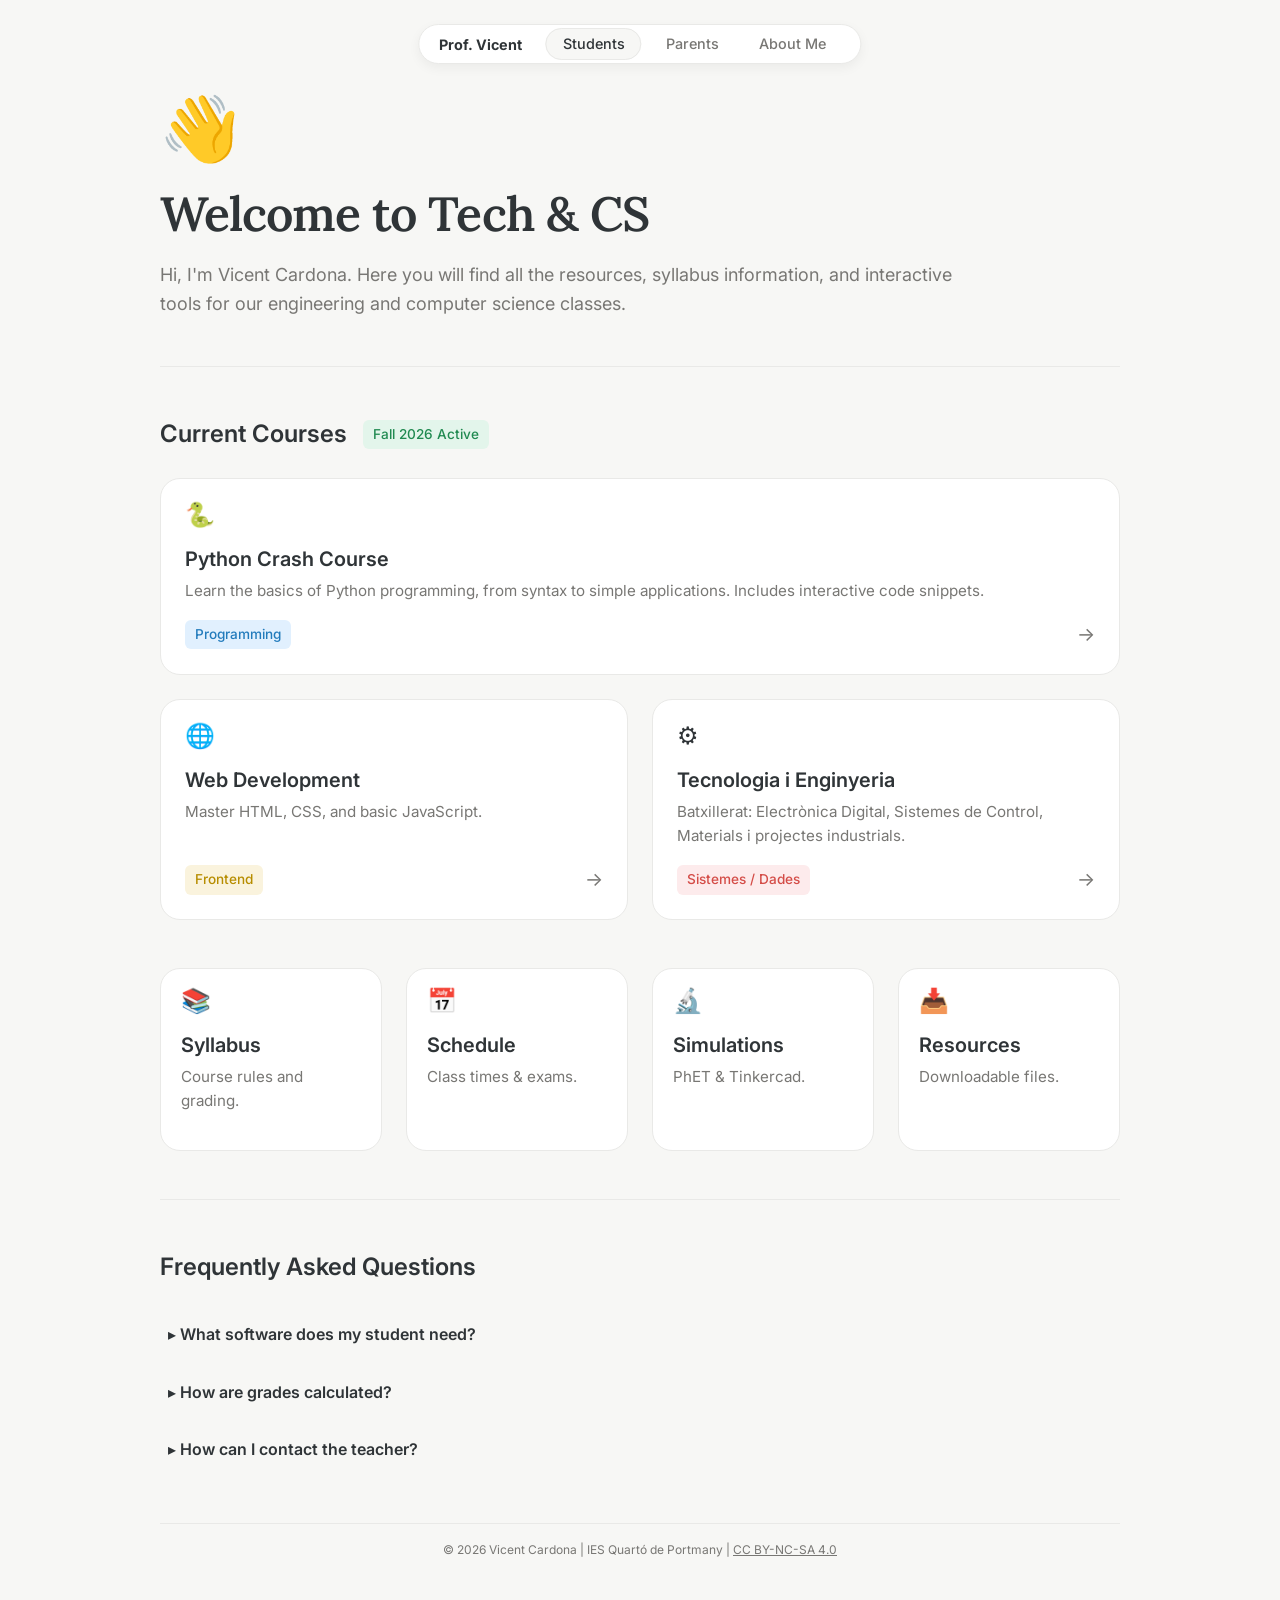
<file: index.html>
<!DOCTYPE html>
<html lang="en">

<head>
    <meta charset="UTF-8">
    <meta name="viewport" content="width=device-width, initial-scale=1.0">
    <title>Prof. Vicent Cardona | Tech & CS</title>
    <meta name="description"
        content="Personal website and student resources for Technology and Computer Science by Vicent Cardona.">
    <link rel="preconnect" href="https://fonts.googleapis.com">
    <link rel="preconnect" href="https://fonts.gstatic.com" crossorigin>
    <!-- Importing Inter for Body, Lora for optional serif headings -->
    <link
        href="https://fonts.googleapis.com/css2?family=Inter:wght@400;600;700&family=Lora:ital,wght@0,600;1,600&display=swap"
        rel="stylesheet">
    <link rel="stylesheet" href="css/style.css">
</head>

<body>
    <!-- Floating Bottom/Top Nav Pill -->
    <nav class="nav-pill">
        <div class="nav-content">
            <span class="logo">Prof. Vicent</span>
            <ul class="nav-links">
                <li><a href="#students" class="active">Students</a></li>
                <li><a href="#parents">Parents</a></li>
                <li><a href="#about">About Me</a></li>
            </ul>
        </div>
    </nav>

    <main class="container">
        <!-- Header Section -->
        <header class="page-header">
            <div class="header-icon">👋</div>
            <h1 class="title-serif">Welcome to Tech & CS</h1>
            <p class="subtitle">Hi, I'm Vicent Cardona. Here you will find all the resources, syllabus information, and
                interactive tools for our engineering and computer science classes.</p>
        </header>

        <hr class="divider">

        <!-- Classes Bento Grid -->
        <section id="students" class="section">
            <div class="section-header">
                <h2>Current Courses</h2>
                <span class="badge badge-green">Fall 2026 Active</span>
            </div>

            <div class="bento-grid">
                <!-- Large Card: Python -->
                <a href="#" class="bento-card card-large">
                    <div class="card-emoji">🐍</div>
                    <h3>Python Crash Course</h3>
                    <p>Learn the basics of Python programming, from syntax to simple applications. Includes interactive
                        code snippets.</p>
                    <div class="card-footer">
                        <span class="badge badge-blue">Programming</span>
                        <span class="arrow">→</span>
                    </div>
                </a>

                <!-- Normal Card: Web Dev -->
                <a href="#" class="bento-card">
                    <div class="card-emoji">🌐</div>
                    <h3>Web Development</h3>
                    <p>Master HTML, CSS, and basic JavaScript.</p>
                    <div class="card-footer">
                        <span class="badge badge-yellow">Frontend</span>
                        <span class="arrow">→</span>
                    </div>
                </a>

                <!-- Normal Card: Engineering -->
                <a href="tecnologia_enginyeria.html" class="bento-card">
                    <div class="card-emoji">⚙️</div>
                    <h3>Tecnologia i Enginyeria</h3>
                    <p>Batxillerat: Electrònica Digital, Sistemes de Control, Materials i projectes industrials.</p>
                    <div class="card-footer">
                        <span class="badge badge-red">Sistemes / Dades</span>
                        <span class="arrow">→</span>
                    </div>
                </a>
            </div>
        </section>

        <!-- Quick Links Bento Grid -->
        <section class="section">
            <div class="bento-grid grid-small">
                <a href="#" class="bento-card card-small">
                    <div class="card-emoji">📚</div>
                    <h3>Syllabus</h3>
                    <p>Course rules and grading.</p>
                </a>

                <a href="#" class="bento-card card-small">
                    <div class="card-emoji">📅</div>
                    <h3>Schedule</h3>
                    <p>Class times & exams.</p>
                </a>

                <a href="#" class="bento-card card-small">
                    <div class="card-emoji">🔬</div>
                    <h3>Simulations</h3>
                    <p>PhET & Tinkercad.</p>
                </a>

                <a href="#" class="bento-card card-small">
                    <div class="card-emoji">📥</div>
                    <h3>Resources</h3>
                    <p>Downloadable files.</p>
                </a>
            </div>
        </section>

        <hr class="divider">

        <!-- FAQ Accordion section -->
        <section id="parents" class="section faq-section">
            <h2>Frequently Asked Questions</h2>

            <details class="accordion">
                <summary>▸ What software does my student need?</summary>
                <div class="accordion-content">
                    All software used in this class is free. We primarily use Python, Visual Studio Code, and web-based
                    tools like Tinkercad.
                </div>
            </details>

            <details class="accordion">
                <summary>▸ How are grades calculated?</summary>
                <div class="accordion-content">
                    Grades are based 40% on projects, 40% on exams, and 20% on weekly participation and homework
                    assignments.
                </div>
            </details>

            <details class="accordion">
                <summary>▸ How can I contact the teacher?</summary>
                <div class="accordion-content">
                    The best way to reach me is via the school email system. I typically respond within 24 business
                    hours.
                </div>
            </details>
        </section>

        <footer class="site-footer">
            <p>&copy; 2026 Vicent Cardona | IES Quartó de Portmany | <a href="https://creativecommons.org/licenses/by-nc-sa/4.0/deed.ca" target="_blank" rel="noopener noreferrer">CC BY-NC-SA 4.0</a></p>
        </footer>
    </main>

    <script src="js/main.js"></script>
</body>

</html>
</file>
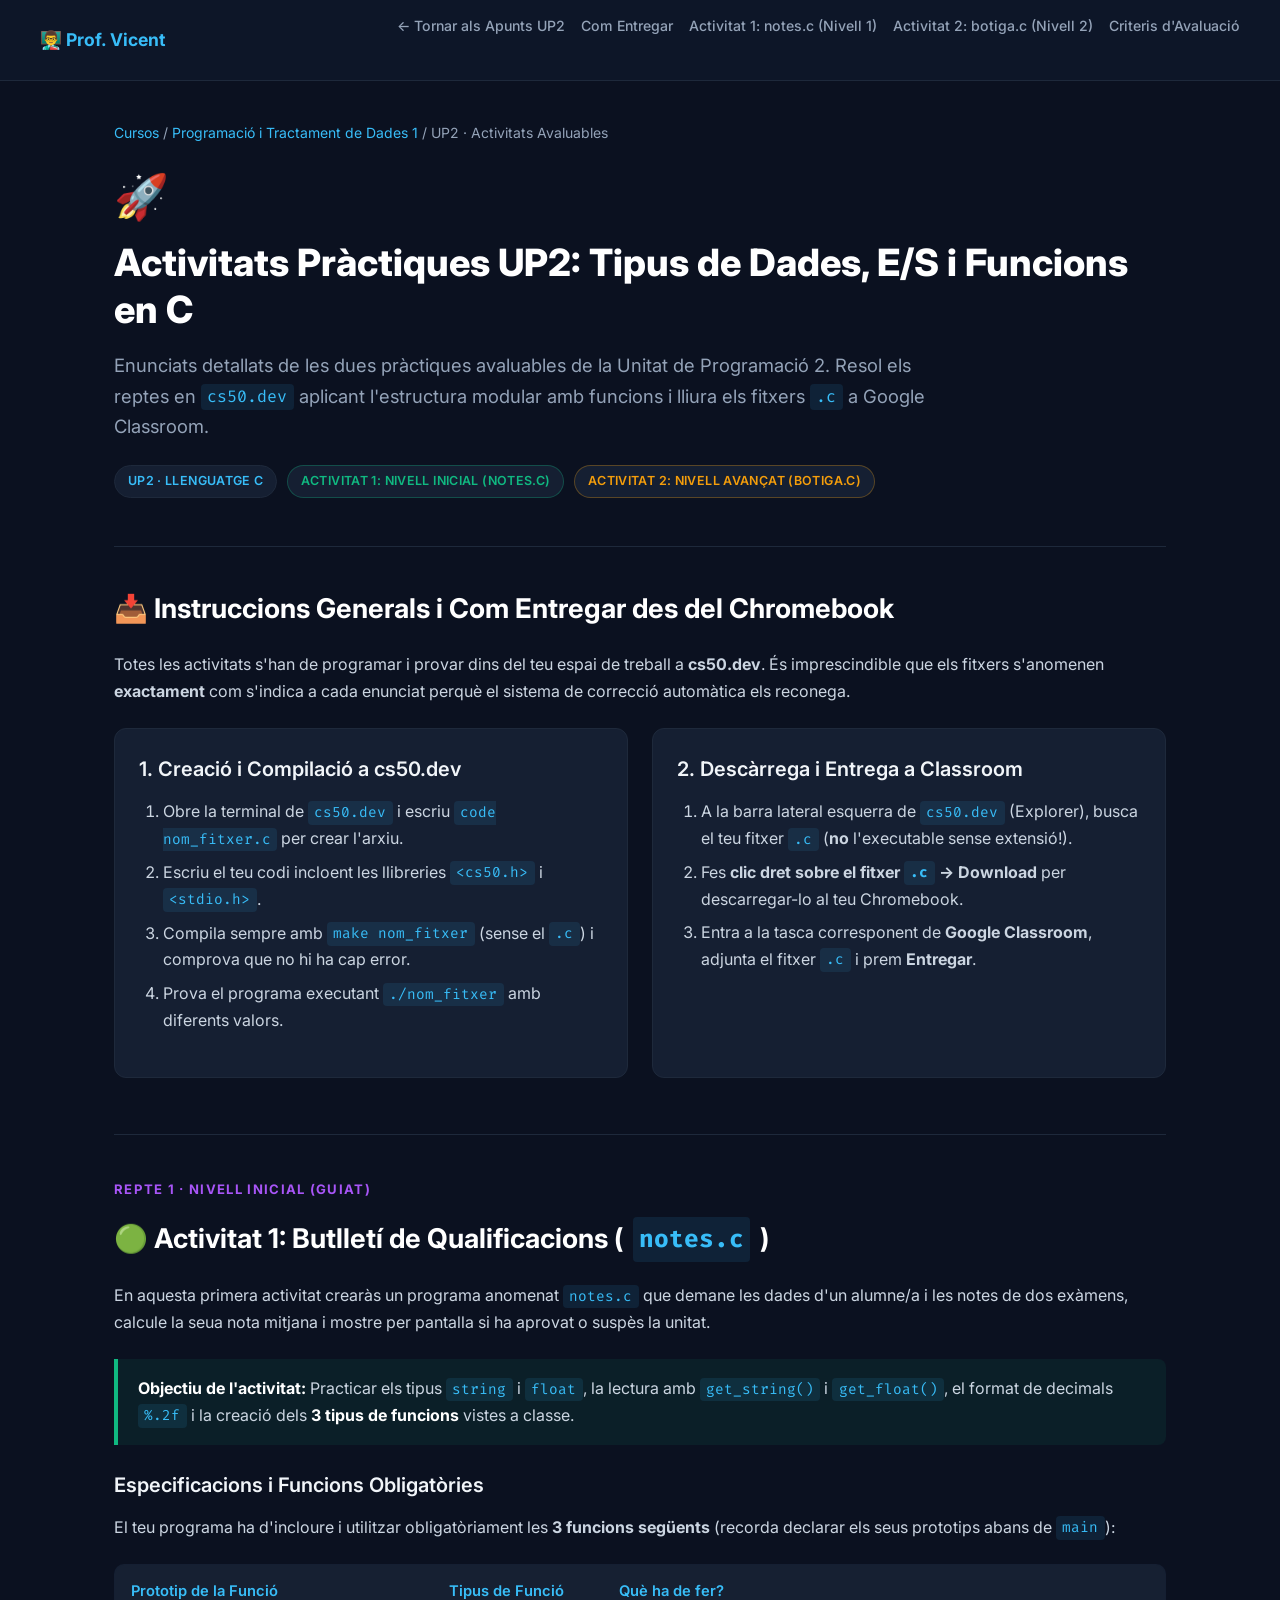
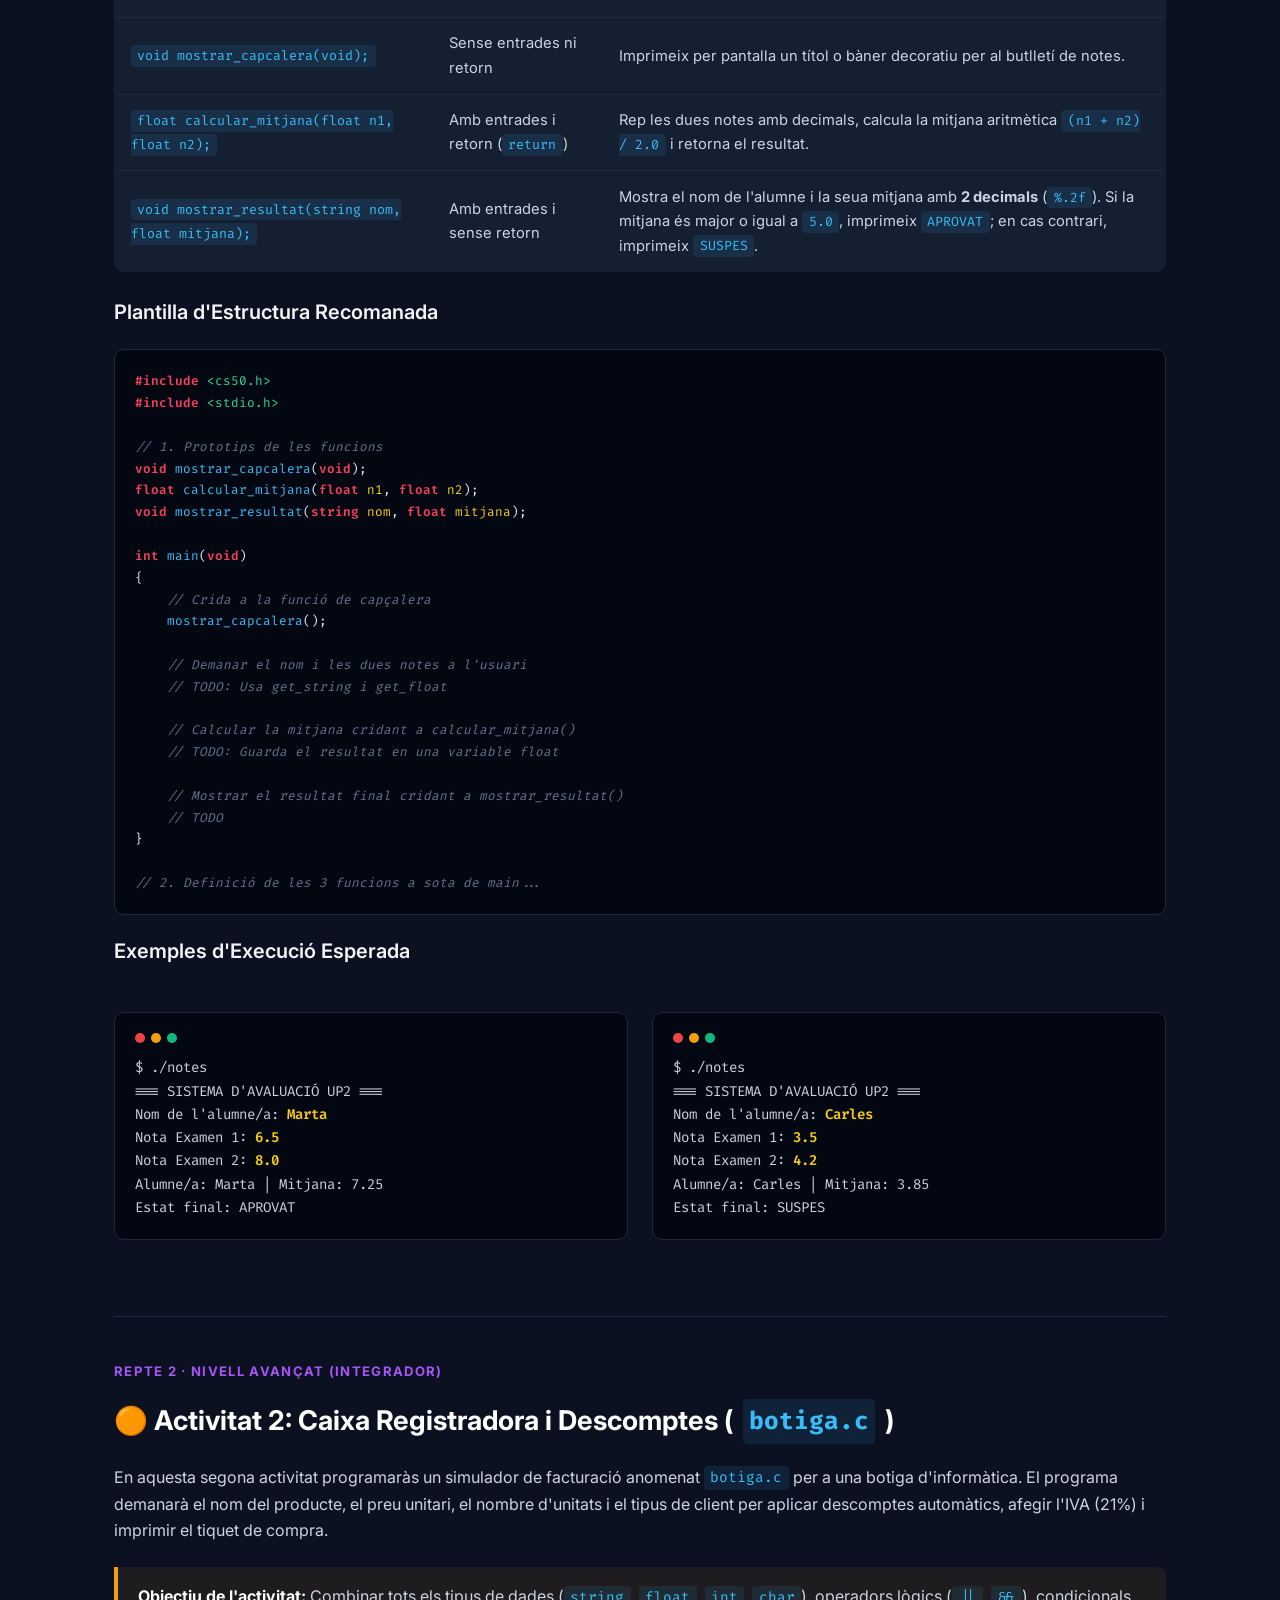
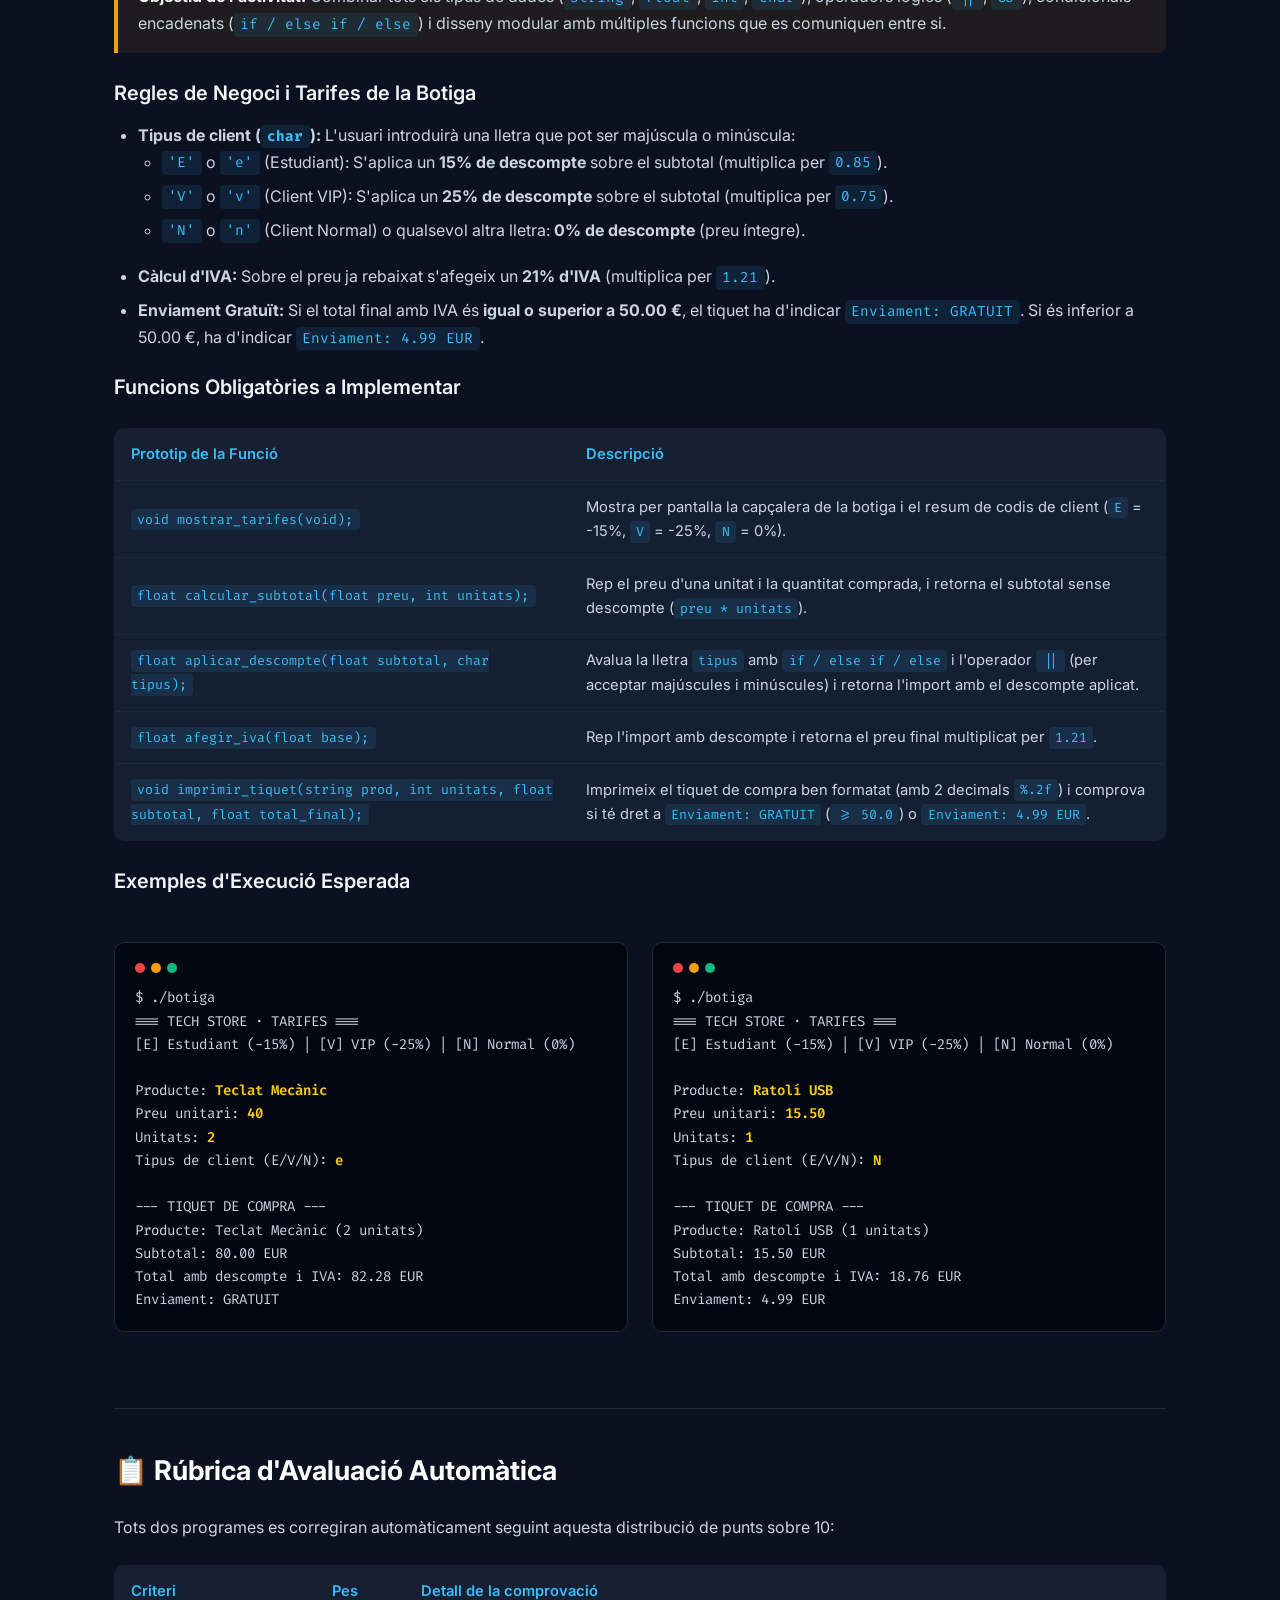
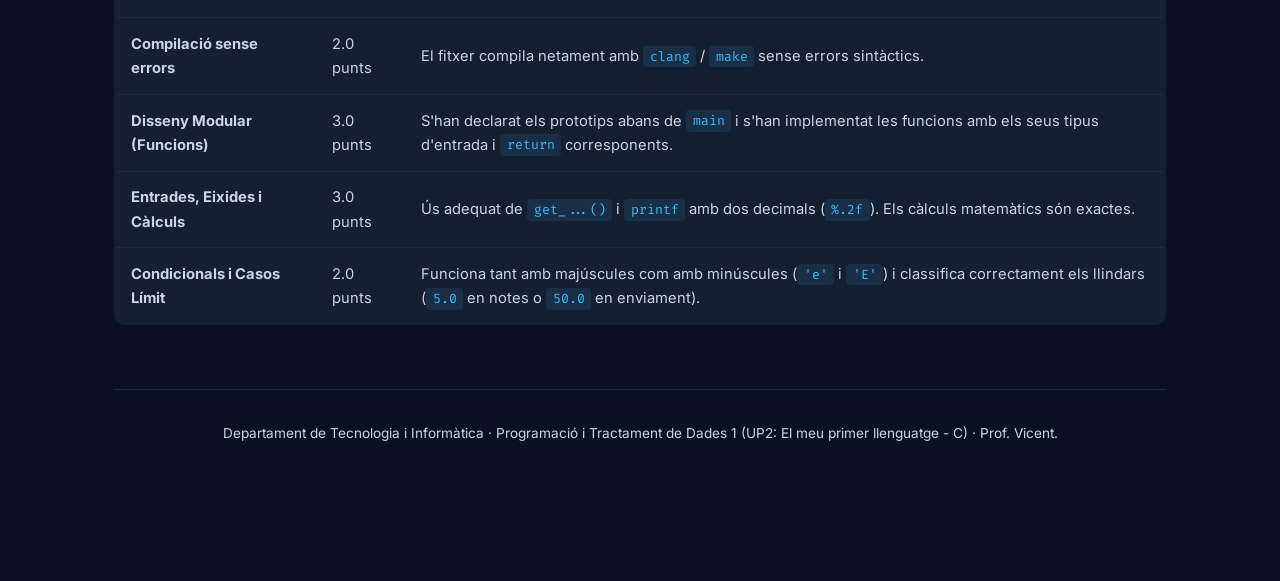
<file: problemes_C.html>
<!DOCTYPE html>
<html lang="ca">
<head>
    <meta charset="UTF-8">
    <meta name="viewport" content="width=device-width, initial-scale=1.0">
    <title>Activitats Pràctiques UP2 · Programació en C</title>
    <link rel="preconnect" href="https://fonts.googleapis.com">
    <link rel="preconnect" href="https://fonts.gstatic.com" crossorigin>
    <link href="https://fonts.googleapis.com/css2?family=Fira+Code:wght@400;600&family=Inter:wght@400;500;600;700;800&display=swap" rel="stylesheet">
    <style>
        :root {
            --bg-body: #0b1120;
            --bg-card: #151f32;
            --code-bg: #030712;
            --border: #1e293b;
            --text-main: #cbd5e1;
            --text-muted: #94a3b8;
            --primary: #38bdf8;
            --primary-rgb: 56, 189, 248;
            --accent: #a855f7;
            --success: #10b981;
            --warning: #f59e0b;
            --danger: #f43f5e;
        }

        * {
            box-sizing: border-box;
            margin: 0;
            padding: 0;
        }

        body {
            font-family: 'Inter', -apple-system, BlinkMacSystemFont, "Segoe UI", Roboto, sans-serif;
            background-color: var(--bg-body);
            color: var(--text-main);
            line-height: 1.65;
            padding-bottom: 5rem;
        }

        nav {
            background-color: rgba(15, 23, 42, 0.92);
            backdrop-filter: blur(10px);
            border-bottom: 1px solid var(--border);
            position: sticky;
            top: 0;
            z-index: 1000;
            padding: 0.75rem 1.5rem;
        }

        nav .nav-container {
            max-width: 1200px;
            margin: 0 auto;
            display: flex;
            align-items: center;
            justify-content: space-between;
            gap: 1rem;
        }

        nav .brand {
            font-weight: 700;
            color: var(--primary);
            font-size: 1.1rem;
            text-decoration: none;
            display: flex;
            align-items: center;
            gap: 0.5rem;
        }

        nav ul {
            display: flex;
            list-style: none;
            gap: 1rem;
            overflow-x: auto;
            padding-bottom: 2px;
        }

        nav ul li a {
            color: var(--text-muted);
            text-decoration: none;
            font-size: 0.88rem;
            font-weight: 500;
            transition: color 0.2s ease;
            white-space: nowrap;
        }

        nav ul li a:hover {
            color: var(--primary);
        }

        main {
            max-width: 1100px;
            margin: 0 auto;
            padding: 2.5rem 1.5rem;
        }

        header.course-header {
            margin-bottom: 3rem;
        }

        .breadcrumbs {
            color: var(--text-muted);
            font-size: 0.875rem;
            margin-bottom: 1rem;
        }

        .breadcrumbs a {
            color: var(--primary);
            text-decoration: none;
        }

        .header-icon {
            font-size: 2.75rem;
            margin-bottom: 0.5rem;
            display: inline-block;
        }

        h1 {
            font-size: 2.35rem;
            font-weight: 800;
            line-height: 1.25;
            color: #ffffff;
            margin-bottom: 1rem;
        }

        .subtitle {
            font-size: 1.15rem;
            color: var(--text-muted);
            max-width: 850px;
            margin-bottom: 1.5rem;
        }

        .tag-group {
            display: flex;
            flex-wrap: wrap;
            gap: 0.6rem;
        }

        .tag {
            background-color: var(--bg-card);
            border: 1px solid var(--border);
            color: var(--primary);
            font-size: 0.78rem;
            font-weight: 600;
            padding: 0.3rem 0.8rem;
            border-radius: 9999px;
            letter-spacing: 0.03em;
            text-transform: uppercase;
        }

        .tag.easy {
            color: var(--success);
            border-color: rgba(16, 185, 129, 0.3);
        }

        .tag.hard {
            color: var(--warning);
            border-color: rgba(245, 158, 11, 0.3);
        }

        hr {
            border: 0;
            height: 1px;
            background: var(--border);
            margin: 2.5rem 0;
        }

        .section-badge {
            display: inline-block;
            color: var(--accent);
            font-weight: 700;
            font-size: 0.82rem;
            letter-spacing: 0.1em;
            text-transform: uppercase;
            margin-bottom: 1rem;
        }

        section {
            margin-bottom: 3.5rem;
            scroll-margin-top: 5rem;
        }

        h2 {
            font-size: 1.7rem;
            font-weight: 700;
            color: #fff;
            margin-bottom: 1.25rem;
            display: flex;
            align-items: center;
            gap: 0.6rem;
        }

        h3 {
            font-size: 1.25rem;
            font-weight: 600;
            margin-bottom: 0.75rem;
            color: #f1f5f9;
        }

        p {
            margin-bottom: 1rem;
            color: #cbd5e1;
        }

        ul, ol {
            margin-bottom: 1.25rem;
            padding-left: 1.5rem;
            color: #cbd5e1;
        }

        li {
            margin-bottom: 0.45rem;
        }

        .grid-2 {
            display: grid;
            grid-template-columns: repeat(auto-fit, minmax(320px, 1fr));
            gap: 1.5rem;
            margin: 1.5rem 0;
        }

        .card {
            background-color: var(--bg-card);
            border: 1px solid var(--border);
            border-radius: 12px;
            padding: 1.5rem;
            transition: border-color 0.2s ease, transform 0.2s ease;
        }

        .card:hover {
            border-color: rgba(var(--primary-rgb), 0.5);
            transform: translateY(-2px);
        }

        .terminal-box {
            background-color: var(--code-bg);
            border: 1px solid var(--border);
            border-radius: 10px;
            padding: 1.25rem;
            margin: 1.25rem 0;
            font-family: 'Fira Code', monospace;
            font-size: 0.88rem;
            position: relative;
        }

        .terminal-header {
            display: flex;
            gap: 6px;
            margin-bottom: 0.85rem;
        }

        .terminal-btn {
            width: 10px;
            height: 10px;
            border-radius: 50%;
            display: inline-block;
        }

        .btn-close { background-color: #ef4444; }
        .btn-min { background-color: #f59e0b; }
        .btn-max { background-color: #10b981; }

        pre {
            background-color: var(--code-bg);
            border: 1px solid var(--border);
            border-radius: 10px;
            padding: 1.25rem;
            margin: 1.25rem 0;
            overflow-x: auto;
            font-family: 'Fira Code', monospace;
            font-size: 0.88rem;
            color: #e2e8f0;
            line-height: 1.55;
        }

        code {
            font-family: 'Fira Code', monospace;
            color: var(--primary);
            background-color: rgba(56, 189, 248, 0.1);
            padding: 0.15rem 0.4rem;
            border-radius: 4px;
            font-size: 0.9em;
        }

        pre code {
            background: none;
            padding: 0;
            color: inherit;
        }

        .comment { color: #64748b; font-style: italic; }
        .keyword { color: #f43f5e; font-weight: 600; }
        .string { color: #34d399; }
        .func { color: #38bdf8; }
        .var { color: #facc15; }
        .input-user { color: #facc15; font-weight: 600; }

        table {
            width: 100%;
            border-collapse: collapse;
            margin: 1.5rem 0;
            background-color: var(--bg-card);
            border-radius: 10px;
            overflow: hidden;
            border: 1px solid var(--border);
        }

        th, td {
            padding: 0.85rem 1rem;
            text-align: left;
            border-bottom: 1px solid var(--border);
            font-size: 0.92rem;
        }

        th {
            background-color: #162032;
            color: var(--primary);
            font-weight: 600;
        }

        tr:last-child td {
            border-bottom: none;
        }

        .callout {
            border-left: 4px solid var(--primary);
            background: rgba(56, 189, 248, 0.08);
            padding: 1rem 1.25rem;
            border-radius: 0 8px 8px 0;
            margin: 1.5rem 0;
        }

        .callout.warning {
            border-left-color: var(--warning);
            background: rgba(245, 158, 11, 0.08);
        }

        .callout.success {
            border-left-color: var(--success);
            background: rgba(16, 185, 129, 0.08);
        }

        .callout strong {
            color: #fff;
        }

        footer {
            margin-top: 4rem;
            border-top: 1px solid var(--border);
            padding-top: 2rem;
            text-align: center;
            color: var(--text-muted);
            font-size: 0.85rem;
        }
    </style>
</head>
<body>

<nav>
    <div class="nav-container">
        <a href="index.html" class="brand">👨‍🏫 Prof. Vicent</a>
        <ul>
            <li><a href="index.html">← Tornar als Apunts UP2</a></li>
            <li><a href="#instruccions">Com Entregar</a></li>
            <li><a href="#activitat1">Activitat 1: notes.c (Nivell 1)</a></li>
            <li><a href="#activitat2">Activitat 2: botiga.c (Nivell 2)</a></li>
            <li><a href="#rubrica">Criteris d'Avaluació</a></li>
        </ul>
    </div>
</nav>

<main>
    <header class="course-header">
        <div class="breadcrumbs">
            <a href="index.html">Cursos</a> / <a href="#">Programació i Tractament de Dades 1</a> /
            <span>UP2 · Activitats Avaluables</span>
        </div>
        <div class="header-icon">🚀</div>
        <h1>Activitats Pràctiques UP2: Tipus de Dades, E/S i Funcions en C</h1>
        <p class="subtitle">Enunciats detallats de les dues pràctiques avaluables de la Unitat de Programació 2. Resol els reptes en <code>cs50.dev</code> aplicant l'estructura modular amb funcions i lliura els fitxers <code>.c</code> a Google Classroom.</p>
        <div class="tag-group">
            <span class="tag">UP2 · Llenguatge C</span>
            <span class="tag easy">Activitat 1: Nivell Inicial (notes.c)</span>
            <span class="tag hard">Activitat 2: Nivell Avançat (botiga.c)</span>
        </div>
    </header>

    <hr>

    <!-- INSTRUCCIONS D'ENTREGA -->
    <section id="instruccions">
        <h2>📥 Instruccions Generals i Com Entregar des del Chromebook</h2>
        <p>Totes les activitats s'han de programar i provar dins del teu espai de treball a <strong>cs50.dev</strong>. És imprescindible que els fitxers s'anomenen <strong>exactament</strong> com s'indica a cada enunciat perquè el sistema de correcció automàtica els reconega.</p>

        <div class="grid-2">
            <div class="card">
                <h3>1. Creació i Compilació a cs50.dev</h3>
                <ol>
                    <li>Obre la terminal de <code>cs50.dev</code> i escriu <code>code nom_fitxer.c</code> per crear l'arxiu.</li>
                    <li>Escriu el teu codi incloent les llibreries <code>&lt;cs50.h&gt;</code> i <code>&lt;stdio.h&gt;</code>.</li>
                    <li>Compila sempre amb <code>make nom_fitxer</code> (sense el <code>.c</code>) i comprova que no hi ha cap error.</li>
                    <li>Prova el programa executant <code>./nom_fitxer</code> amb diferents valors.</li>
                </ol>
            </div>

            <div class="card">
                <h3>2. Descàrrega i Entrega a Classroom</h3>
                <ol>
                    <li>A la barra lateral esquerra de <code>cs50.dev</code> (Explorer), busca el teu fitxer <code>.c</code> (<strong>no</strong> l'executable sense extensió!).</li>
                    <li>Fes <strong>clic dret sobre el fitxer <code>.c</code> &rarr; Download</strong> per descarregar-lo al teu Chromebook.</li>
                    <li>Entra a la tasca corresponent de <strong>Google Classroom</strong>, adjunta el fitxer <code>.c</code> i prem <strong>Entregar</strong>.</li>
                </ol>
            </div>
        </div>
    </section>

    <hr>

    <div class="section-badge">
        <span>REPTE 1 · NIVELL INICIAL (GUIAT)</span>
    </div>

    <!-- ACTIVITAT 1: notes.c -->
    <section id="activitat1">
        <h2>🟢 Activitat 1: Butlletí de Qualificacions (<code>notes.c</code>)</h2>
        <p>En aquesta primera activitat crearàs un programa anomenat <code>notes.c</code> que demane les dades d'un alumne/a i les notes de dos exàmens, calcule la seua nota mitjana i mostre per pantalla si ha aprovat o suspès la unitat.</p>

        <div class="callout success">
            <strong>Objectiu de l'activitat:</strong> Practicar els tipus <code>string</code> i <code>float</code>, la lectura amb <code>get_string()</code> i <code>get_float()</code>, el format de decimals <code>%.2f</code> i la creació dels <strong>3 tipus de funcions</strong> vistes a classe.
        </div>

        <h3>Especificacions i Funcions Obligatòries</h3>
        <p>El teu programa ha d'incloure i utilitzar obligatòriament les <strong>3 funcions següents</strong> (recorda declarar els seus prototips abans de <code>main</code>):</p>

        <table>
            <thead>
                <tr>
                    <th>Prototip de la Funció</th>
                    <th>Tipus de Funció</th>
                    <th>Què ha de fer?</th>
                </tr>
            </thead>
            <tbody>
                <tr>
                    <td><code>void mostrar_capcalera(void);</code></td>
                    <td>Sense entrades ni retorn</td>
                    <td>Imprimeix per pantalla un títol o bàner decoratiu per al butlletí de notes.</td>
                </tr>
                <tr>
                    <td><code>float calcular_mitjana(float n1, float n2);</code></td>
                    <td>Amb entrades i retorn (<code>return</code>)</td>
                    <td>Rep les dues notes amb decimals, calcula la mitjana aritmètica <code>(n1 + n2) / 2.0</code> i retorna el resultat.</td>
                </tr>
                <tr>
                    <td><code>void mostrar_resultat(string nom, float mitjana);</code></td>
                    <td>Amb entrades i sense retorn</td>
                    <td>Mostra el nom de l'alumne i la seua mitjana amb <strong>2 decimals</strong> (<code>%.2f</code>). Si la mitjana és major o igual a <code>5.0</code>, imprimeix <code>APROVAT</code>; en cas contrari, imprimeix <code>SUSPES</code>.</td>
                </tr>
            </tbody>
        </table>

        <h3>Plantilla d'Estructura Recomanada</h3>
        <pre><code><span class="keyword">#include</span> <span class="string">&lt;cs50.h&gt;</span>
<span class="keyword">#include</span> <span class="string">&lt;stdio.h&gt;</span>

<span class="comment">// 1. Prototips de les funcions</span>
<span class="keyword">void</span> <span class="func">mostrar_capcalera</span>(<span class="keyword">void</span>);
<span class="keyword">float</span> <span class="func">calcular_mitjana</span>(<span class="keyword">float</span> <span class="var">n1</span>, <span class="keyword">float</span> <span class="var">n2</span>);
<span class="keyword">void</span> <span class="func">mostrar_resultat</span>(<span class="keyword">string</span> <span class="var">nom</span>, <span class="keyword">float</span> <span class="var">mitjana</span>);

<span class="keyword">int</span> <span class="func">main</span>(<span class="keyword">void</span>)
{
    <span class="comment">// Crida a la funció de capçalera</span>
    <span class="func">mostrar_capcalera</span>();

    <span class="comment">// Demanar el nom i les dues notes a l'usuari</span>
    <span class="comment">// TODO: Usa get_string i get_float</span>

    <span class="comment">// Calcular la mitjana cridant a calcular_mitjana()</span>
    <span class="comment">// TODO: Guarda el resultat en una variable float</span>

    <span class="comment">// Mostrar el resultat final cridant a mostrar_resultat()</span>
    <span class="comment">// TODO</span>
}

<span class="comment">// 2. Definició de les 3 funcions a sota de main...</span></code></pre>

        <h3>Exemples d'Execució Esperada</h3>
        <div class="grid-2">
            <div class="terminal-box">
                <div class="terminal-header">
                    <span class="terminal-btn btn-close"></span>
                    <span class="terminal-btn btn-min"></span>
                    <span class="terminal-btn btn-max"></span>
                </div>
                $ ./notes<br>
                === SISTEMA D'AVALUACIÓ UP2 ===<br>
                Nom de l'alumne/a: <span class="input-user">Marta</span><br>
                Nota Examen 1: <span class="input-user">6.5</span><br>
                Nota Examen 2: <span class="input-user">8.0</span><br>
                Alumne/a: Marta | Mitjana: 7.25<br>
                Estat final: APROVAT
            </div>

            <div class="terminal-box">
                <div class="terminal-header">
                    <span class="terminal-btn btn-close"></span>
                    <span class="terminal-btn btn-min"></span>
                    <span class="terminal-btn btn-max"></span>
                </div>
                $ ./notes<br>
                === SISTEMA D'AVALUACIÓ UP2 ===<br>
                Nom de l'alumne/a: <span class="input-user">Carles</span><br>
                Nota Examen 1: <span class="input-user">3.5</span><br>
                Nota Examen 2: <span class="input-user">4.2</span><br>
                Alumne/a: Carles | Mitjana: 3.85<br>
                Estat final: SUSPES
            </div>
        </div>
    </section>

    <hr>

    <div class="section-badge">
        <span>REPTE 2 · NIVELL AVANÇAT (INTEGRADOR)</span>
    </div>

    <!-- ACTIVITAT 2: botiga.c -->
    <section id="activitat2">
        <h2>🟠 Activitat 2: Caixa Registradora i Descomptes (<code>botiga.c</code>)</h2>
        <p>En aquesta segona activitat programaràs un simulador de facturació anomenat <code>botiga.c</code> per a una botiga d'informàtica. El programa demanarà el nom del producte, el preu unitari, el nombre d'unitats i el tipus de client per aplicar descomptes automàtics, afegir l'IVA (21%) i imprimir el tiquet de compra.</p>

        <div class="callout warning">
            <strong>Objectiu de l'activitat:</strong> Combinar tots els tipus de dades (<code>string</code>, <code>float</code>, <code>int</code>, <code>char</code>), operadors lògics (<code>||</code>, <code>&amp;&amp;</code>), condicionals encadenats (<code>if / else if / else</code>) i disseny modular amb múltiples funcions que es comuniquen entre si.
        </div>

        <h3>Regles de Negoci i Tarifes de la Botiga</h3>
        <ul>
            <li><strong>Tipus de client (<code>char</code>):</strong> L'usuari introduirà una lletra que pot ser majúscula o minúscula:
                <ul>
                    <li><code>'E'</code> o <code>'e'</code> (Estudiant): S'aplica un <strong>15% de descompte</strong> sobre el subtotal (multiplica per <code>0.85</code>).</li>
                    <li><code>'V'</code> o <code>'v'</code> (Client VIP): S'aplica un <strong>25% de descompte</strong> sobre el subtotal (multiplica per <code>0.75</code>).</li>
                    <li><code>'N'</code> o <code>'n'</code> (Client Normal) o qualsevol altra lletra: <strong>0% de descompte</strong> (preu íntegre).</li>
                </ul>
            </li>
            <li><strong>Càlcul d'IVA:</strong> Sobre el preu ja rebaixat s'afegeix un <strong>21% d'IVA</strong> (multiplica per <code>1.21</code>).</li>
            <li><strong>Enviament Gratuït:</strong> Si el total final amb IVA és <strong>igual o superior a 50.00 €</strong>, el tiquet ha d'indicar <code>Enviament: GRATUIT</code>. Si és inferior a 50.00 €, ha d'indicar <code>Enviament: 4.99 EUR</code>.</li>
        </ul>

        <h3>Funcions Obligatòries a Implementar</h3>
        <table>
            <thead>
                <tr>
                    <th>Prototip de la Funció</th>
                    <th>Descripció</th>
                </tr>
            </thead>
            <tbody>
                <tr>
                    <td><code>void mostrar_tarifes(void);</code></td>
                    <td>Mostra per pantalla la capçalera de la botiga i el resum de codis de client (<code>E</code> = -15%, <code>V</code> = -25%, <code>N</code> = 0%).</td>
                </tr>
                <tr>
                    <td><code>float calcular_subtotal(float preu, int unitats);</code></td>
                    <td>Rep el preu d'una unitat i la quantitat comprada, i retorna el subtotal sense descompte (<code>preu * unitats</code>).</td>
                </tr>
                <tr>
                    <td><code>float aplicar_descompte(float subtotal, char tipus);</code></td>
                    <td>Avalua la lletra <code>tipus</code> amb <code>if / else if / else</code> i l'operador <code>||</code> (per acceptar majúscules i minúscules) i retorna l'import amb el descompte aplicat.</td>
                </tr>
                <tr>
                    <td><code>float afegir_iva(float base);</code></td>
                    <td>Rep l'import amb descompte i retorna el preu final multiplicat per <code>1.21</code>.</td>
                </tr>
                <tr>
                    <td><code>void imprimir_tiquet(string prod, int unitats, float subtotal, float total_final);</code></td>
                    <td>Imprimeix el tiquet de compra ben formatat (amb 2 decimals <code>%.2f</code>) i comprova si té dret a <code>Enviament: GRATUIT</code> (<code>&gt;= 50.0</code>) o <code>Enviament: 4.99 EUR</code>.</td>
                </tr>
            </tbody>
        </table>

        <h3>Exemples d'Execució Esperada</h3>
        <div class="grid-2">
            <div class="terminal-box">
                <div class="terminal-header">
                    <span class="terminal-btn btn-close"></span>
                    <span class="terminal-btn btn-min"></span>
                    <span class="terminal-btn btn-max"></span>
                </div>
                $ ./botiga<br>
                === TECH STORE · TARIFES ===<br>
                [E] Estudiant (-15%) | [V] VIP (-25%) | [N] Normal (0%)<br><br>
                Producte: <span class="input-user">Teclat Mecànic</span><br>
                Preu unitari: <span class="input-user">40</span><br>
                Unitats: <span class="input-user">2</span><br>
                Tipus de client (E/V/N): <span class="input-user">e</span><br><br>
                --- TIQUET DE COMPRA ---<br>
                Producte: Teclat Mecànic (2 unitats)<br>
                Subtotal: 80.00 EUR<br>
                Total amb descompte i IVA: 82.28 EUR<br>
                Enviament: GRATUIT
            </div>

            <div class="terminal-box">
                <div class="terminal-header">
                    <span class="terminal-btn btn-close"></span>
                    <span class="terminal-btn btn-min"></span>
                    <span class="terminal-btn btn-max"></span>
                </div>
                $ ./botiga<br>
                === TECH STORE · TARIFES ===<br>
                [E] Estudiant (-15%) | [V] VIP (-25%) | [N] Normal (0%)<br><br>
                Producte: <span class="input-user">Ratolí USB</span><br>
                Preu unitari: <span class="input-user">15.50</span><br>
                Unitats: <span class="input-user">1</span><br>
                Tipus de client (E/V/N): <span class="input-user">N</span><br><br>
                --- TIQUET DE COMPRA ---<br>
                Producte: Ratolí USB (1 unitats)<br>
                Subtotal: 15.50 EUR<br>
                Total amb descompte i IVA: 18.76 EUR<br>
                Enviament: 4.99 EUR
            </div>
        </div>
    </section>

    <hr>

    <!-- RÚBRICA D'AVALUACIÓ -->
    <section id="rubrica">
        <h2>📋 Rúbrica d'Avaluació Automàtica</h2>
        <p>Tots dos programes es corregiran automàticament seguint aquesta distribució de punts sobre 10:</p>

        <table>
            <thead>
                <tr>
                    <th>Criteri</th>
                    <th>Pes</th>
                    <th>Detall de la comprovació</th>
                </tr>
            </thead>
            <tbody>
                <tr>
                    <td><strong>Compilació sense errors</strong></td>
                    <td>2.0 punts</td>
                    <td>El fitxer compila netament amb <code>clang</code> / <code>make</code> sense errors sintàctics.</td>
                </tr>
                <tr>
                    <td><strong>Disseny Modular (Funcions)</strong></td>
                    <td>3.0 punts</td>
                    <td>S'han declarat els prototips abans de <code>main</code> i s'han implementat les funcions amb els seus tipus d'entrada i <code>return</code> corresponents.</td>
                </tr>
                <tr>
                    <td><strong>Entrades, Eixides i Càlculs</strong></td>
                    <td>3.0 punts</td>
                    <td>Ús adequat de <code>get_...()</code> i <code>printf</code> amb dos decimals (<code>%.2f</code>). Els càlculs matemàtics són exactes.</td>
                </tr>
                <tr>
                    <td><strong>Condicionals i Casos Límit</strong></td>
                    <td>2.0 punts</td>
                    <td>Funciona tant amb majúscules com amb minúscules (<code>'e'</code> i <code>'E'</code>) i classifica correctament els llindars (<code>5.0</code> en notes o <code>50.0</code> en enviament).</td>
                </tr>
            </tbody>
        </table>
    </section>

    <footer>
        <p>Departament de Tecnologia i Informàtica · Programació i Tractament de Dades 1 (UP2: El meu primer llenguatge - C) · Prof. Vicent.</p>
    </footer>
</main>

</body>
</html>
</file>
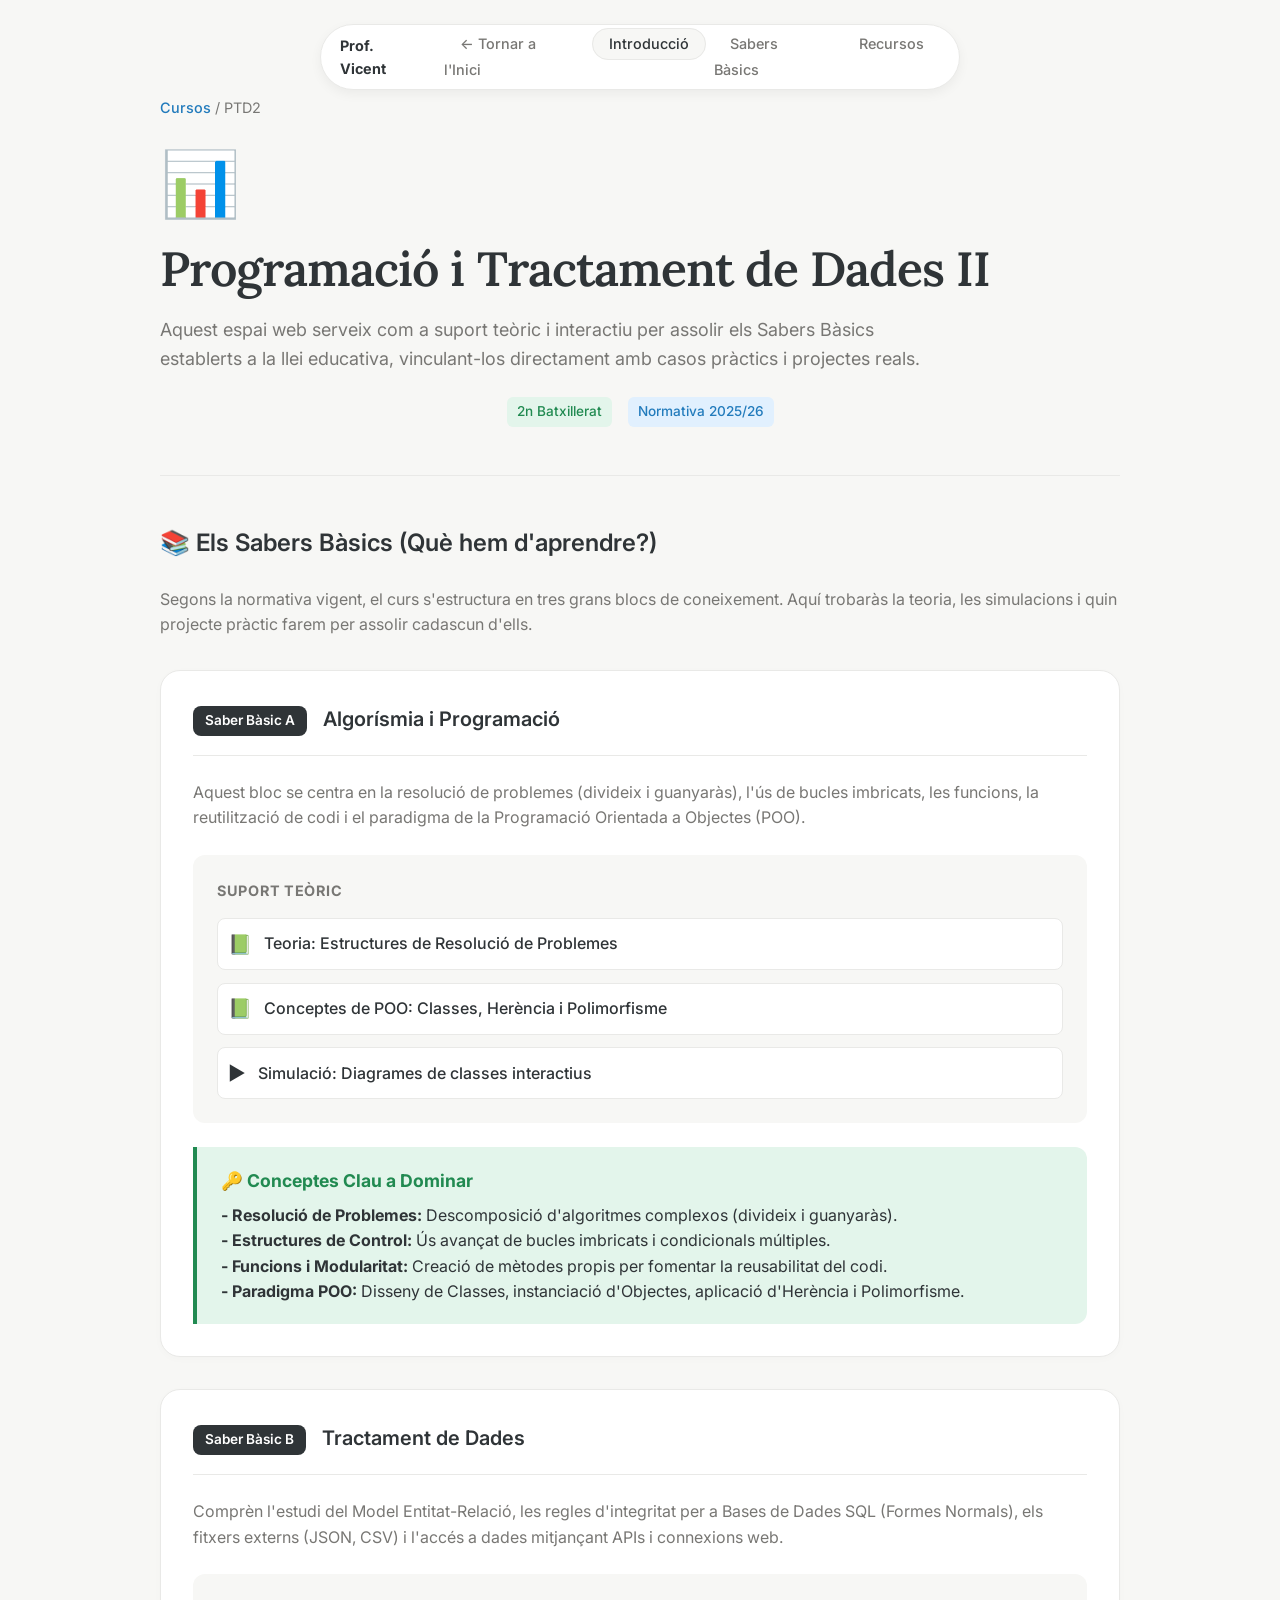
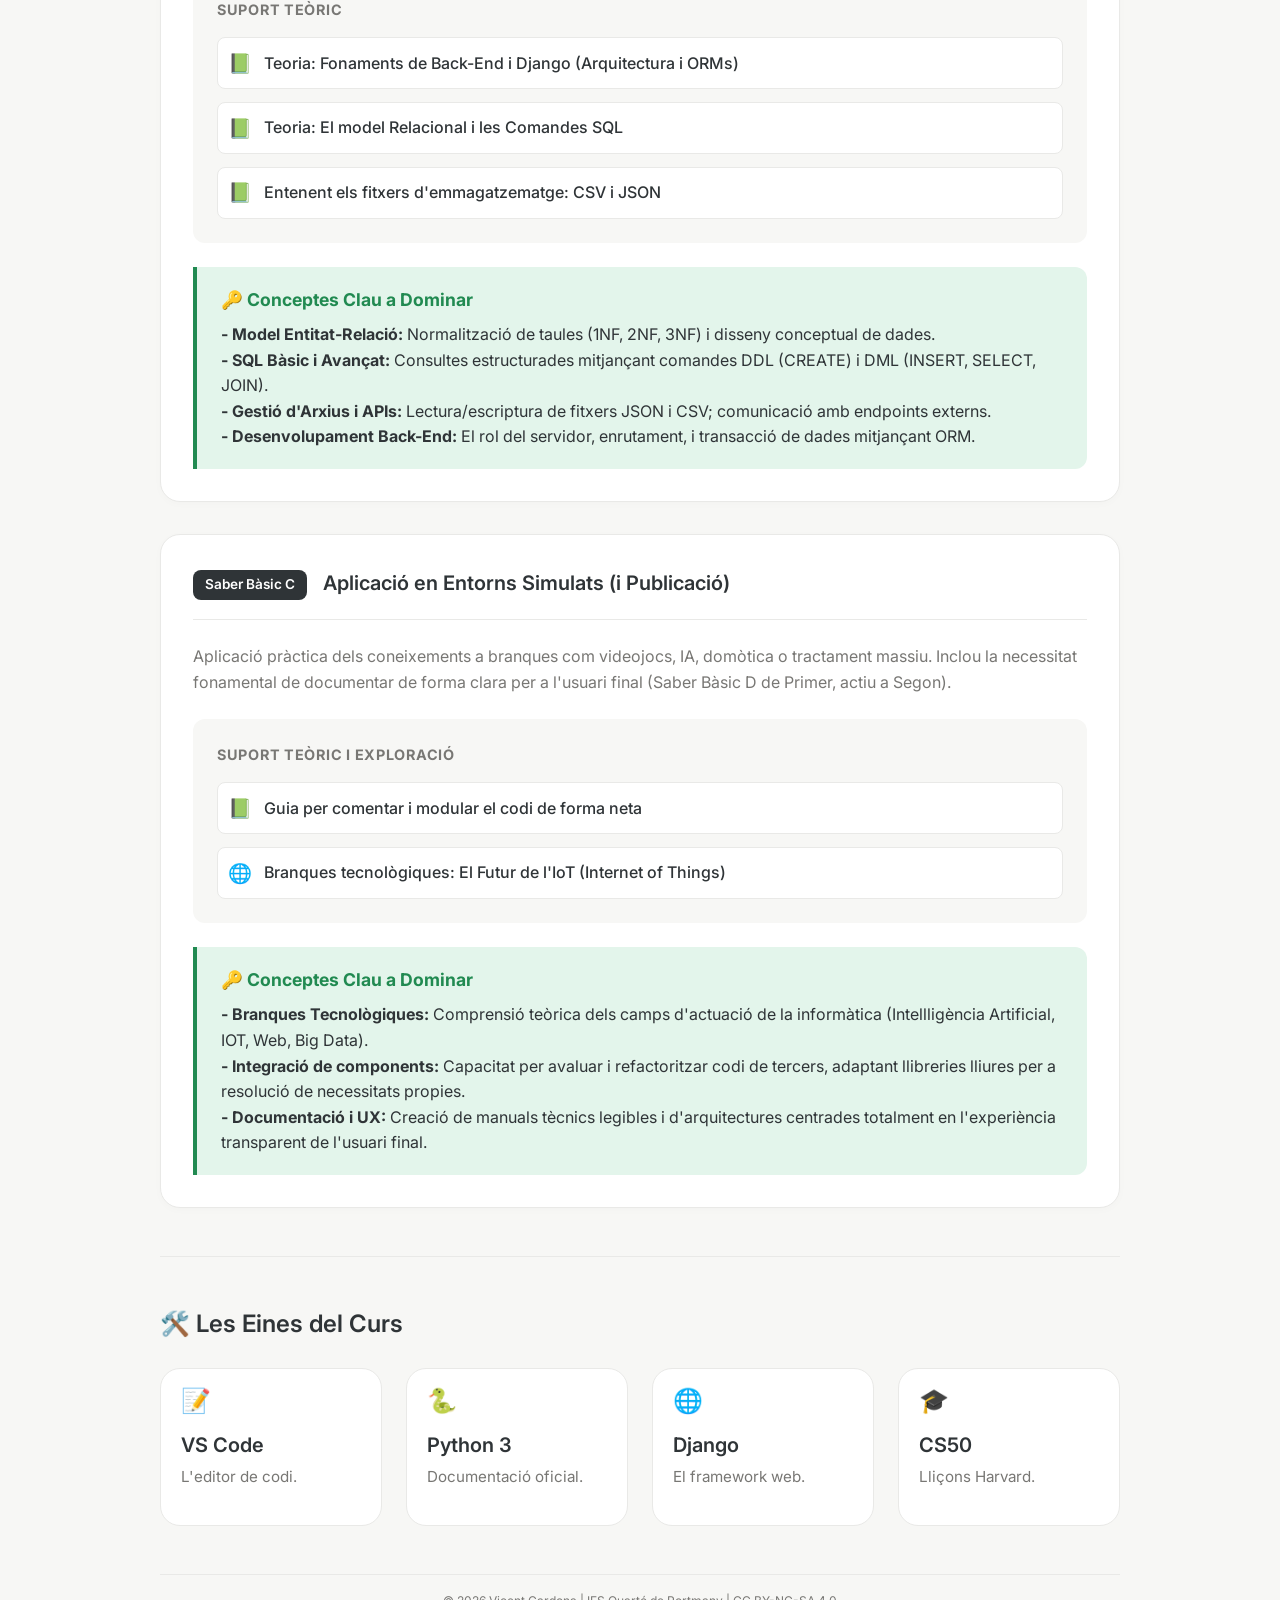
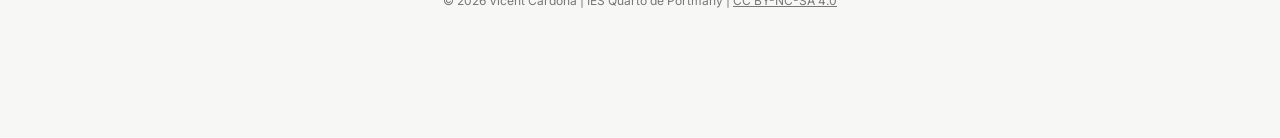
<file: ptd2.html>
<!DOCTYPE html>
<html lang="ca">

<head>
    <meta charset="UTF-8">
    <meta name="viewport" content="width=device-width, initial-scale=1.0">
    <title>PTD2 | Prof. Vicent Cardona</title>
    <meta name="description" content="Curs de Programació i Tractament de Dades II.">
    <!-- Fonts -->
    <link rel="preconnect" href="https://fonts.googleapis.com">
    <link rel="preconnect" href="https://fonts.gstatic.com" crossorigin>
    <link
        href="https://fonts.googleapis.com/css2?family=Inter:wght@400;500;600;700&family=JetBrains+Mono:wght@400;500&family=Lora:ital,wght@0,600;1,600&display=swap"
        rel="stylesheet">
    <link rel="stylesheet" href="css/style.css">
</head>

<body class="course-page">

    <!-- Floating Bottom/Top Nav Pill -->
    <nav class="nav-pill">
        <div class="nav-content">
            <span class="logo">Prof. Vicent</span>
            <ul class="nav-links">
                <li><a href="index.html">← Tornar a l'Inici</a></li>
                <li><a href="#intro" class="active">Introducció</a></li>
                <li><a href="#sabers">Sabers Bàsics</a></li>
                <li><a href="#recursos">Recursos</a></li>
            </ul>
        </div>
    </nav>

    <main class="container">

        <!-- Course Header -->
        <header id="intro" class="page-header course-header">
            <div class="breadcrumb">
                <a href="index.html">Cursos</a> / <span>PTD2</span>
            </div>
            <div class="header-icon">📊</div>
            <h1 class="title-serif">Programació i Tractament de Dades II</h1>
            <p class="subtitle">Aquest espai web serveix com a suport teòric i interactiu per assolir els Sabers Bàsics
                establerts a la llei educativa, vinculant-los directament amb casos pràctics i projectes reals.</p>
            <div class="course-meta">
                <span class="badge badge-green">2n Batxillerat</span>
                <span class="badge badge-blue">Normativa 2025/26</span>
            </div>
        </header>

        <hr class="divider">

        <!-- Core Knowledge Section (Sabers Basics) -->
        <section id="sabers" class="section">
            <div class="section-header">
                <h2>📚 Els Sabers Bàsics (Què hem d'aprendre?)</h2>
            </div>
            <p style="color: var(--text-secondary); margin-bottom: 2rem;">Segons la normativa vigent, el curs
                s'estructura en tres grans blocs de coneixement. Aquí trobaràs la teoria, les simulacions i quin
                projecte pràctic farem per assolir cadascun d'ells.</p>

            <!-- Saber Basic A -->
            <div class="module-card">
                <div class="module-header">
                    <div class="module-badge">Saber Bàsic A</div>
                    <h3>Algorísmia i Programació</h3>
                </div>
                <div class="module-body">
                    <p>Aquest bloc se centra en la resolució de problemes (divideix i guanyaràs), l'ús de bucles
                        imbricats, les funcions, la reutilització de codi i el paradigma de la Programació Orientada a
                        Objectes (POO).</p>

                    <div class="resource-list">
                        <h4>Suport Teòric</h4>
                        <ul>
                            <li><a href="#" class="resource-link"><span class="icon">📗</span> Teoria: Estructures de
                                    Resolució de Problemes</a></li>
                            <li><a href="#" class="resource-link"><span class="icon">📗</span> Conceptes de POO:
                                    Classes, Herència i Polimorfisme</a></li>
                            <li><a href="#" class="resource-link"><span class="icon">▶️</span> Simulació: Diagrames de
                                    classes interactius</a></li>
                        </ul>
                    </div>

                    <div class="project-box">
                        <h4>🔑 Conceptes Clau a Dominar</h4>
                        <p><strong>- Resolució de Problemes:</strong> Descomposició d'algoritmes complexos (divideix i
                            guanyaràs).<br>
                            <strong>- Estructures de Control:</strong> Ús avançat de bucles imbricats i condicionals
                            múltiples.<br>
                            <strong>- Funcions i Modularitat:</strong> Creació de mètodes propis per fomentar la
                            reusabilitat del codi.<br>
                            <strong>- Paradigma POO:</strong> Disseny de Classes, instanciació d'Objectes, aplicació
                            d'Herència i Polimorfisme.
                        </p>
                    </div>
                </div>
            </div>

            <!-- Saber Basic B -->
            <div class="module-card">
                <div class="module-header">
                    <div class="module-badge badge-red">Saber Bàsic B</div>
                    <h3>Tractament de Dades</h3>
                </div>
                <div class="module-body">
                    <p>Comprèn l'estudi del Model Entitat-Relació, les regles d'integritat per a Bases de Dades SQL
                        (Formes Normals), els fitxers externs (JSON, CSV) i l'accés a dades mitjançant APIs i connexions
                        web.</p>

                    <div class="resource-list">
                        <h4>Suport Teòric</h4>
                        <ul>
                            <li><a href="teoria_saber_b.html" class="resource-link"><span class="icon">📗</span> Teoria:
                                    Fonaments de Back-End i Django (Arquitectura i ORMs)</a></li>
                            <li><a href="#" class="resource-link"><span class="icon">📗</span> Teoria: El model
                                    Relacional i les Comandes SQL</a></li>
                            <li><a href="#" class="resource-link"><span class="icon">📗</span> Entenent els fitxers
                                    d'emmagatzematge: CSV i JSON</a></li>
                        </ul>
                    </div>

                    <div class="project-box">
                        <h4>🔑 Conceptes Clau a Dominar</h4>
                        <p><strong>- Model Entitat-Relació:</strong> Normalització de taules (1NF, 2NF, 3NF) i disseny
                            conceptual de dades.<br>
                            <strong>- SQL Bàsic i Avançat:</strong> Consultes estructurades mitjançant comandes DDL
                            (CREATE) i DML (INSERT, SELECT, JOIN).<br>
                            <strong>- Gestió d'Arxius i APIs:</strong> Lectura/escriptura de fitxers JSON i CSV;
                            comunicació amb endpoints externs.<br>
                            <strong>- Desenvolupament Back-End:</strong> El rol del servidor, enrutament, i transacció
                            de dades mitjançant ORM.
                        </p>
                    </div>
                </div>
            </div>

            <!-- Saber Basic C -->
            <div class="module-card">
                <div class="module-header">
                    <div class="module-badge badge-green">Saber Bàsic C</div>
                    <h3>Aplicació en Entorns Simulats (i Publicació)</h3>
                </div>
                <div class="module-body">
                    <p>Aplicació pràctica dels coneixements a branques com videojocs, IA, domòtica o tractament massiu.
                        Inclou la necessitat fonamental de documentar de forma clara per a l'usuari final (Saber Bàsic D
                        de Primer, actiu a Segon).</p>

                    <div class="resource-list">
                        <h4>Suport Teòric i Exploració</h4>
                        <ul>
                            <li><a href="#" class="resource-link"><span class="icon">📗</span> Guia per comentar i
                                    modular el codi de forma neta</a></li>
                            <li><a href="#" class="resource-link"><span class="icon">🌐</span> Branques tecnològiques:
                                    El Futur de l'IoT (Internet of Things)</a></li>
                        </ul>
                    </div>

                    <div class="project-box">
                        <h4>🔑 Conceptes Clau a Dominar</h4>
                        <p><strong>- Branques Tecnològiques:</strong> Comprensió teòrica dels camps d'actuació de la
                            informàtica (Intellligència Artificial, IOT, Web, Big Data).<br>
                            <strong>- Integració de components:</strong> Capacitat per avaluar i refactoritzar codi de
                            tercers, adaptant llibreries lliures per a resolució de necessitats propies.<br>
                            <strong>- Documentació i UX:</strong> Creació de manuals tècnics legibles i d'arquitectures
                            centrades totalment en l'experiència transparent de l'usuari final.
                        </p>
                    </div>
                </div>
            </div>

        </section>

        <hr class="divider">

        <!-- Toolbox Section -->
        <section id="recursos" class="section">
            <div class="section-header">
                <h2>🛠️ Les Eines del Curs</h2>
            </div>
            <div class="bento-grid grid-small">
                <a href="https://code.visualstudio.com/" target="_blank" class="bento-card card-small">
                    <div class="card-emoji">📝</div>
                    <h3>VS Code</h3>
                    <p>L'editor de codi.</p>
                </a>
                <a href="https://www.python.org/" target="_blank" class="bento-card card-small">
                    <div class="card-emoji">🐍</div>
                    <h3>Python 3</h3>
                    <p>Documentació oficial.</p>
                </a>
                <a href="https://docs.djangoproject.com/" target="_blank" class="bento-card card-small">
                    <div class="card-emoji">🌐</div>
                    <h3>Django</h3>
                    <p>El framework web.</p>
                </a>
                <a href="https://cs50.harvard.edu/x/2024/" target="_blank" class="bento-card card-small">
                    <div class="card-emoji">🎓</div>
                    <h3>CS50</h3>
                    <p>Lliçons Harvard.</p>
                </a>
            </div>
        </section>

        <footer class="site-footer">
            <p>&copy; 2026 Vicent Cardona | IES Quartó de Portmany | <a href="https://creativecommons.org/licenses/by-nc-sa/4.0/deed.ca" target="_blank" rel="noopener noreferrer">CC BY-NC-SA 4.0</a></p>
        </footer>
    </main>

    <script src="js/main.js"></script>
</body>

</html>
</file>
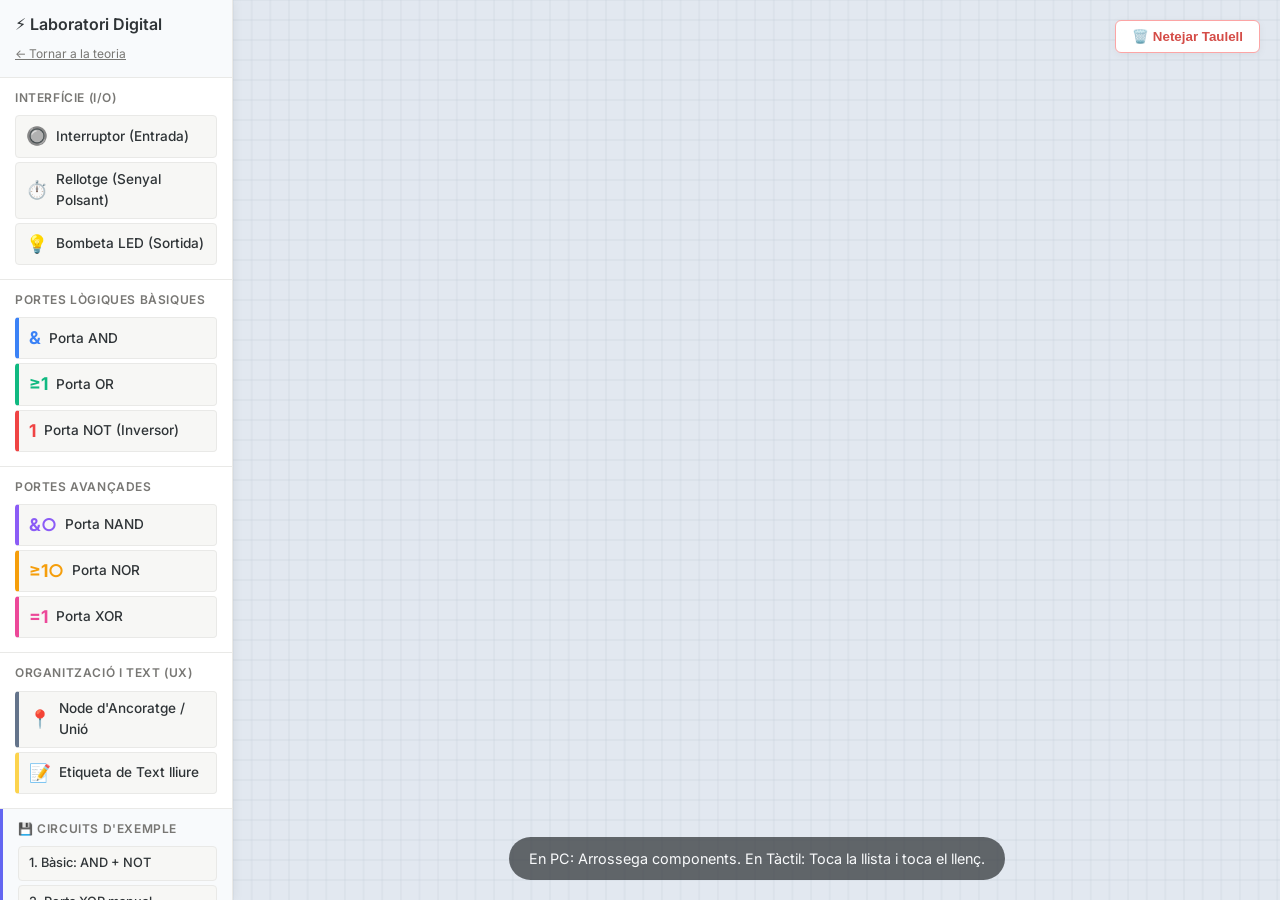
<file: simulador.html>
<!DOCTYPE html>
<html lang="ca">
<head>
    <meta charset="UTF-8">
    <meta name="viewport" content="width=device-width, initial-scale=1.0">
    <title>Simulador de Circuits Lògics - Tecnologia i Enginyeria</title>
    <!-- Utilitzarem la mateixa font i paleta, però amb un estil específic full-screen -->
    <link href="https://fonts.googleapis.com/css2?family=Inter:wght@400;500;600;700&family=JetBrains+Mono:wght@400;700&display=swap" rel="stylesheet">
    <link rel="stylesheet" href="css/style.css">
    <style>
        body, html {
            margin: 0;
            padding: 0;
            width: 100%;
            height: 100%;
            overflow: hidden; /* No volem scroll al simulador */
            background-color: #E2E8F0; /* Fons més tècnic (gris blavós) per al Grid */
        }
        
        #app-container {
            display: flex;
            height: 100vh;
            width: 100vw;
        }

        /* Sidebar Eines */
        #toolbox {
            width: 250px; /* Reduït de 280 a 250 */
            background-color: var(--bg-card);
            border-right: 1px solid var(--border-subtle);
            box-shadow: 2px 0 10px rgba(0,0,0,0.05);
            display: flex;
            flex-direction: column;
            z-index: 10;
            overflow-y: auto; /* Permetre moure la caixa petita interior si és necessari */
        }

        .toolbox-header {
            padding: 12px 15px; /* Reduït */
            border-bottom: 1px solid var(--border-subtle);
            background: #f8fafc;
            position: sticky;
            top: 0;
            z-index: 11;
        }

        .toolbox-header h2 {
            font-size: 1rem; /* Més petit */
            margin: 0 0 2px 0;
            color: var(--text-primary);
        }

        .toolbox-header a.back-link {
            font-size: 0.75rem;
            color: var(--text-secondary);
            text-decoration: underline;
        }

        .toolbox-section {
            padding: 10px 15px; /* Reduït paddings */
            border-bottom: 1px solid var(--border-subtle);
        }

        .toolbox-section h3 {
            font-size: 0.75rem; /* Més petit */
            text-transform: uppercase;
            letter-spacing: 0.05em;
            color: var(--text-secondary);
            margin-bottom: 8px; /* Menys marge baix */
        }

        .component-btn {
            display: flex;
            align-items: center;
            width: 100%;
            padding: 6px 10px; /* Menys alçada (6px bot/top) */
            margin-bottom: 4px; /* Ocupa menys apilonat */
            background-color: var(--bg-main);
            border: 1px solid var(--border-subtle);
            border-radius: 4px;
            cursor: grab;
            user-select: none;
            font-family: var(--font-sans);
            font-weight: 500;
            font-size: 0.85rem; /* Text més compactat */
            color: var(--text-primary);
            transition: all 0.2s ease;
            box-sizing: border-box;
        }

        .component-btn:hover {
            border-color: #A5B4FC;
            background-color: #E0E7FF;
        }
        
        .component-btn:active {
            cursor: grabbing;
        }

        .component-icon {
            margin-right: 8px;
            font-size: 1.1rem; /* També menys font aqui */
            font-family: var(--font-sans);
        }

        /* Zona de Dibuix */
        #workspace {
            flex-grow: 1;
            position: relative;
        }

        #circuit-canvas {
            display: block;
            width: 100%;
            height: 100%;
        }

        /* Controls Flotants dins del Canvas */
        .floating-controls {
            position: absolute;
            top: 20px;
            right: 20px;
            display: flex;
            gap: 10px;
        }

        .btn-action {
            padding: 8px 16px;
            background-color: var(--bg-card);
            border: 1px solid var(--border-subtle);
            box-shadow: 0 2px 8px rgba(0,0,0,0.05);
            border-radius: 6px;
            font-weight: 600;
            cursor: pointer;
            transition: background 0.2s;
        }
        
        .btn-action:hover {
            background-color: var(--bg-card-secondary);
        }
        
        .btn-clear {
            color: var(--badge-red-text);
            border-color: #FCA5A5;
        }
        .btn-clear:hover {
            background-color: var(--badge-red-bg);
        }

        /* Editor de Text integrat */
        .inline-editor {
            position: absolute;
            display: none;
            padding: 4px;
            border: 2px solid #3B82F6;
            border-radius: 4px;
            outline: none;
            font-family: var(--font-sans);
            font-size: 16px;
            font-weight: 600;
            background: rgba(255,255,255,0.95);
            text-align: center;
            color: #475569;
            z-index: 2000;
            box-shadow: 0 4px 12px rgba(0,0,0,0.1);
            pointer-events: auto;
        }

        /* Instruccions Ocultables */
        .tutorial-overlay {
            position: absolute;
            bottom: 20px;
            left: 50%;
            transform: translateX(-50%);
            background: rgba(47, 52, 55, 0.9);
            color: white;
            padding: 10px 20px;
            border-radius: 30px;
            font-size: 0.9rem;
            pointer-events: none;
            opacity: 0.8;
            text-align: center;
        }

        /* --- MODE MÒBIL I TAULETES --- */
        @media (max-width: 768px) {
            #app-container {
                flex-direction: column;
            }
            #toolbox {
                width: 100%;
                height: 180px; /* Alçada fixa inferior o superior */
                flex-direction: row;
                flex-wrap: nowrap;
                overflow-x: auto;
                overflow-y: hidden;
            }
            .toolbox-header {
                display: none; /* Amaguem el títol gran en mòbil per guanyar espai */
            }
            .toolbox-section {
                flex: 0 0 auto;
                min-width: 150px;
                border-bottom: none;
                border-right: 1px solid var(--border-subtle);
            }
            /* En mòbil farem scroll horitzontal sobre els blocs de botons */
        }
    </style>
</head>
<body>

    <div id="app-container">
        <!-- Sidebar Eines -->
        <div id="toolbox">
            <div class="toolbox-header">
                <h2>⚡ Laboratori Digital</h2>
                <a href="teoria_electronica_digital.html" class="back-link">← Tornar a la teoria</a>
            </div>

            <div class="toolbox-section">
                <h3>Interfície (I/O)</h3>
                <div class="component-btn" draggable="true" data-type="INPUT">
                    <span class="component-icon">🔘</span>
                    Interruptor (Entrada)
                </div>
                <div class="component-btn" draggable="true" data-type="CLOCK">
                    <span class="component-icon">⏱️</span>
                    Rellotge (Senyal Polsant)
                </div>
                <div class="component-btn" draggable="true" data-type="OUTPUT">
                    <span class="component-icon">💡</span>
                    Bombeta LED (Sortida)
                </div>
            </div>

            <div class="toolbox-section">
                <h3>Portes Lògiques BÀSIQUES</h3>
                <div class="component-btn" draggable="true" data-type="AND" style="border-left: 4px solid #3B82F6;">
                    <span class="component-icon" style="font-weight: bold; color: #3B82F6;">&amp;</span>
                    Porta AND
                </div>
                <div class="component-btn" draggable="true" data-type="OR" style="border-left: 4px solid #10B981;">
                    <span class="component-icon" style="font-weight: bold; color: #10B981;">≥1</span>
                    Porta OR
                </div>
                <div class="component-btn" draggable="true" data-type="NOT" style="border-left: 4px solid #EF4444;">
                    <span class="component-icon" style="font-weight: bold; color: #EF4444;">1</span>
                    Porta NOT (Inversor)
                </div>
            </div>
            
            <div class="toolbox-section">
                <h3>Portes AVANÇADES</h3>
                <div class="component-btn" draggable="true" data-type="NAND" style="border-left: 4px solid #8B5CF6;">
                    <span class="component-icon" style="font-weight: bold; color: #8B5CF6;">&amp;○</span>
                    Porta NAND
                </div>
                <div class="component-btn" draggable="true" data-type="NOR" style="border-left: 4px solid #F59E0B;">
                    <span class="component-icon" style="font-weight: bold; color: #F59E0B;">≥1○</span>
                    Porta NOR
                </div>
                <div class="component-btn" draggable="true" data-type="XOR" style="border-left: 4px solid #EC4899;">
                    <span class="component-icon" style="font-weight: bold; color: #EC4899;">=1</span>
                    Porta XOR
                </div>
            </div>
            
            <div class="toolbox-section">
                <h3>Organització i Text (UX)</h3>
                <div class="component-btn" draggable="true" data-type="WAYPOINT" style="border-left: 4px solid #64748B;">
                    <span class="component-icon" style="color: #64748B;">📍</span>
                    Node d'Ancoratge / Unió
                </div>
                <div class="component-btn" draggable="true" data-type="TEXT" style="border-left: 4px solid #FCD34D;">
                    <span class="component-icon" style="color: #F59E0B;">📝</span>
                    Etiqueta de Text lliure
                </div>
            </div>

            <div class="toolbox-section" style="background-color: #F8FAFC; border-left: 3px solid #6366F1;">
                <h3>💾 Circuits d'Exemple</h3>
                <div class="component-btn" onclick="loadExample(1)" style="font-size: 0.8rem;">1. Bàsic: AND + NOT</div>
                <div class="component-btn" onclick="loadExample(2)" style="font-size: 0.8rem;">2. Porta XOR manual</div>
                <div class="component-btn" onclick="loadExample(3)" style="font-size: 0.8rem;">3. Semi-Sumador (H-Add)</div>
                <div class="component-btn" onclick="loadExample(4)" style="font-size: 0.8rem;">4. Sumador (Full Adder)</div>
                <div class="component-btn" onclick="loadExample(5)" style="font-size: 0.8rem; border-color: #6366F1; color: #4F46E5; font-weight: bold;">5. Sumador de 4 Bits</div>
            </div>
            
            <div style="padding: 10px 15px; font-size: 0.75rem; color: var(--text-secondary); margin-top: auto; background-color: var(--bg-card);">
                <details style="cursor: pointer;">
                    <summary style="font-weight: bold; outline: none;">ℹ️ Rerecull de Consells</summary>
                    <ul style="padding-left: 15px; margin-top: 8px; line-height: 1.4;">
                        <li>Arrossega elements al taulell.</li>
                        <li>Clica en un cercle i arrossega cap a l'altre.</li>
                        <li>Doble Clic per editar / encendre l'interruptor.</li>
                        <li>Click Dret o Sup. per eliminar elements.</li>
                        <li><kbd>Ctrl+C</kbd> Copiar, <kbd>Ctrl+V</kbd> Enganxar.</li>
                        <li><kbd>Ctrl+Z</kbd> Desfer accions.</li>
                        <li>Clic Central + Arrossega per moure't per l'àrea.</li>
                    </ul>
                </details>
            </div>
        </div>

        <!-- Àrea principal de dibuix -->
        <div id="workspace">
            <input id="inline-text-editor" class="inline-editor" type="text" autocomplete="off" spellcheck="false" placeholder="Escriu aquí...">
            <canvas id="circuit-canvas"></canvas>
            
            <div class="floating-controls">
                <!-- Mostrem botó només de netejar. En mòbils, el botó està amunt a la dreta -->
                <button class="btn-action btn-clear" onclick="clearCircuit()">🗑️ Netejar Taulell</button>
            </div>
            
            <div class="tutorial-overlay" id="tutorial-msg">
                En PC: Arrossega components. En Tàctil: Toca la llista i toca el llenç.
            </div>
        </div>
    </div>

    <!-- Càrrega de l'Engine del Simulador -->
    <script src="js/simulador.js"></script>

</body>
</html>
</file>
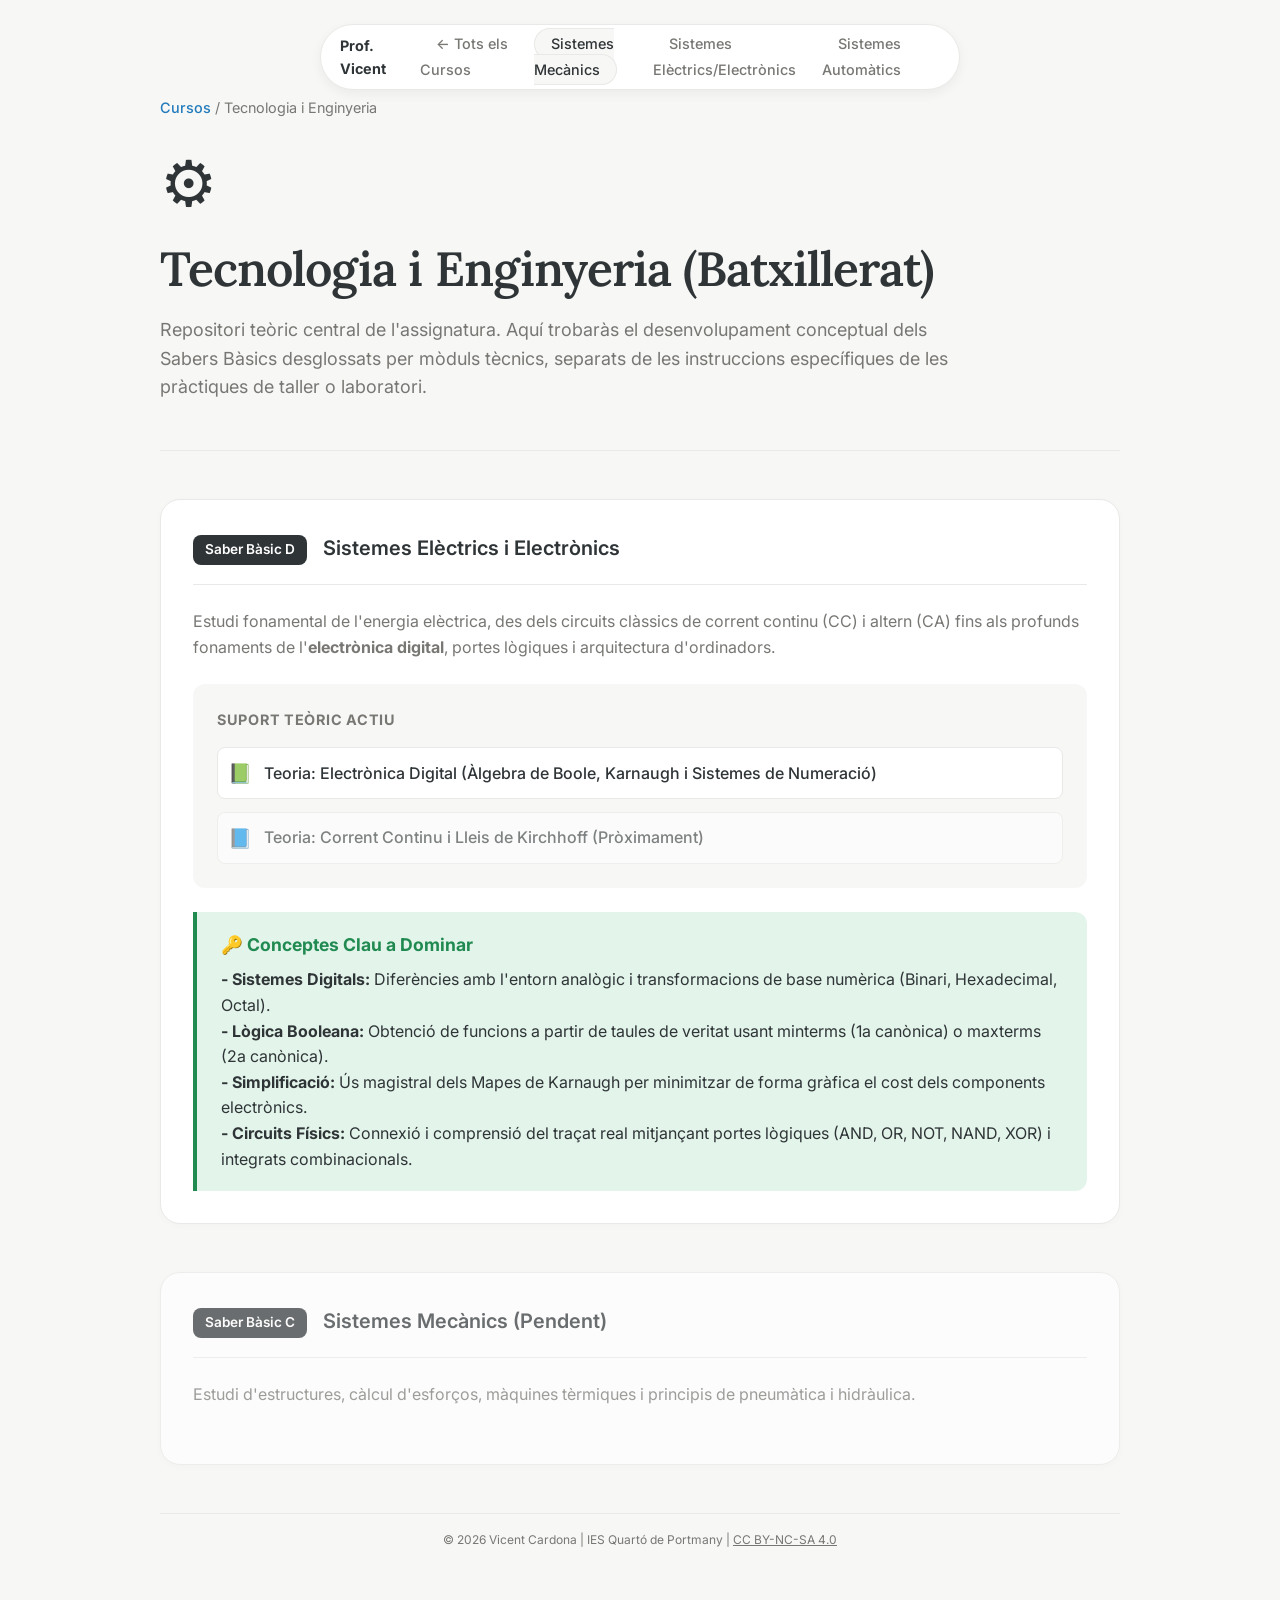
<file: tecnologia_enginyeria.html>
<!DOCTYPE html>
<html lang="ca">
<head>
    <meta charset="UTF-8">
    <meta name="viewport" content="width=device-width, initial-scale=1.0">
    <title>Tecnologia i Enginyeria | Prof. Vicent Cardona</title>
    <meta name="description" content="Apunts teòrics de Tecnologia i Enginyeria segons els Sabers Bàsics.">
    <link rel="preconnect" href="https://fonts.googleapis.com">
    <link rel="preconnect" href="https://fonts.gstatic.com" crossorigin>
    <link href="https://fonts.googleapis.com/css2?family=Inter:wght@400;500;600;700&family=JetBrains+Mono:wght@400;500&family=Lora:ital,wght@0,600;1,600&display=swap" rel="stylesheet">
    <link rel="stylesheet" href="css/style.css">
</head>
<body class="course-page">
    
    <nav class="nav-pill">
        <div class="nav-content">
            <span class="logo">Prof. Vicent</span>
            <ul class="nav-links">
                <li><a href="index.html">← Tots els Cursos</a></li>
                <li><a href="#mec" class="active">Sistemes Mecànics</a></li>
                <li><a href="#elec">Sistemes Elèctrics/Electrònics</a></li>
                <li><a href="#auto">Sistemes Automàtics</a></li>
            </ul>
        </div>
    </nav>

    <main class="container">
        
        <header class="page-header course-header">
            <div class="breadcrumb">
                <a href="index.html">Cursos</a> / <span>Tecnologia i Enginyeria</span>
            </div>
            <div class="header-icon">⚙️</div>
            <h1 class="title-serif">Tecnologia i Enginyeria (Batxillerat)</h1>
            <p class="subtitle">Repositori teòric central de l'assignatura. Aquí trobaràs el desenvolupament conceptual dels Sabers Bàsics desglossats per mòduls tècnics, separats de les instruccions específiques de les pràctiques de taller o laboratori.</p>
        </header>

        <hr class="divider">

        <!-- Saber D: Sistemes Elèctrics i Electrònics -->
        <section id="elec" class="section">
            <div class="module-card">
                <div class="module-header">
                    <div class="module-badge badge-blue">Saber Bàsic D</div>
                    <h3>Sistemes Elèctrics i Electrònics</h3>
                </div>
                <div class="module-body">
                    <p>Estudi fonamental de l'energia elèctrica, des dels circuits clàssics de corrent continu (CC) i altern (CA) fins als profunds fonaments de l'<strong>electrònica digital</strong>, portes lògiques i arquitectura d'ordinadors.</p>

                    <div class="resource-list">
                        <h4>Suport Teòric Actiu</h4>
                        <ul>
                            <li><a href="teoria_electronica_digital.html" class="resource-link"><span class="icon">📗</span> Teoria: Electrònica Digital (Àlgebra de Boole, Karnaugh i Sistemes de Numeració)</a></li>
                            <li><a href="#" class="resource-link" style="opacity: 0.6; cursor: not-allowed;"><span class="icon">📘</span> Teoria: Corrent Continu i Lleis de Kirchhoff (Pròximament)</a></li>
                        </ul>
                    </div>

                    <div class="project-box">
                        <h4>🔑 Conceptes Clau a Dominar</h4>
                        <p><strong>- Sistemes Digitals:</strong> Diferències amb l'entorn analògic i transformacions de base numèrica (Binari, Hexadecimal, Octal).<br>
                        <strong>- Lògica Booleana:</strong> Obtenció de funcions a partir de taules de veritat usant minterms (1a canònica) o maxterms (2a canònica).<br>
                        <strong>- Simplificació:</strong> Ús magistral dels Mapes de Karnaugh per minimitzar de forma gràfica el cost dels components electrònics.<br>
                        <strong>- Circuits Físics:</strong> Connexió i comprensió del traçat real mitjançant portes lògiques (AND, OR, NOT, NAND, XOR) i integrats combinacionals.</p>
                    </div>
                </div>
            </div>
        </section>

        <!-- Placeholder per altres Sabers -->
        <section id="mec" class="section">
            <div class="module-card" style="opacity: 0.7;">
                <div class="module-header">
                    <div class="module-badge badge-yellow">Saber Bàsic C</div>
                    <h3>Sistemes Mecànics (Pendent)</h3>
                </div>
                <div class="module-body">
                    <p>Estudi d'estructures, càlcul d'esforços, màquines tèrmiques i principis de pneumàtica i hidràulica.</p>
                </div>
            </div>
        </section>

        <footer class="site-footer">
            <p>&copy; 2026 Vicent Cardona | IES Quartó de Portmany | <a href="https://creativecommons.org/licenses/by-nc-sa/4.0/deed.ca" target="_blank" rel="noopener noreferrer">CC BY-NC-SA 4.0</a></p>
        </footer>
    </main>

    <script src="js/main.js"></script>
</body>
</html>
</file>
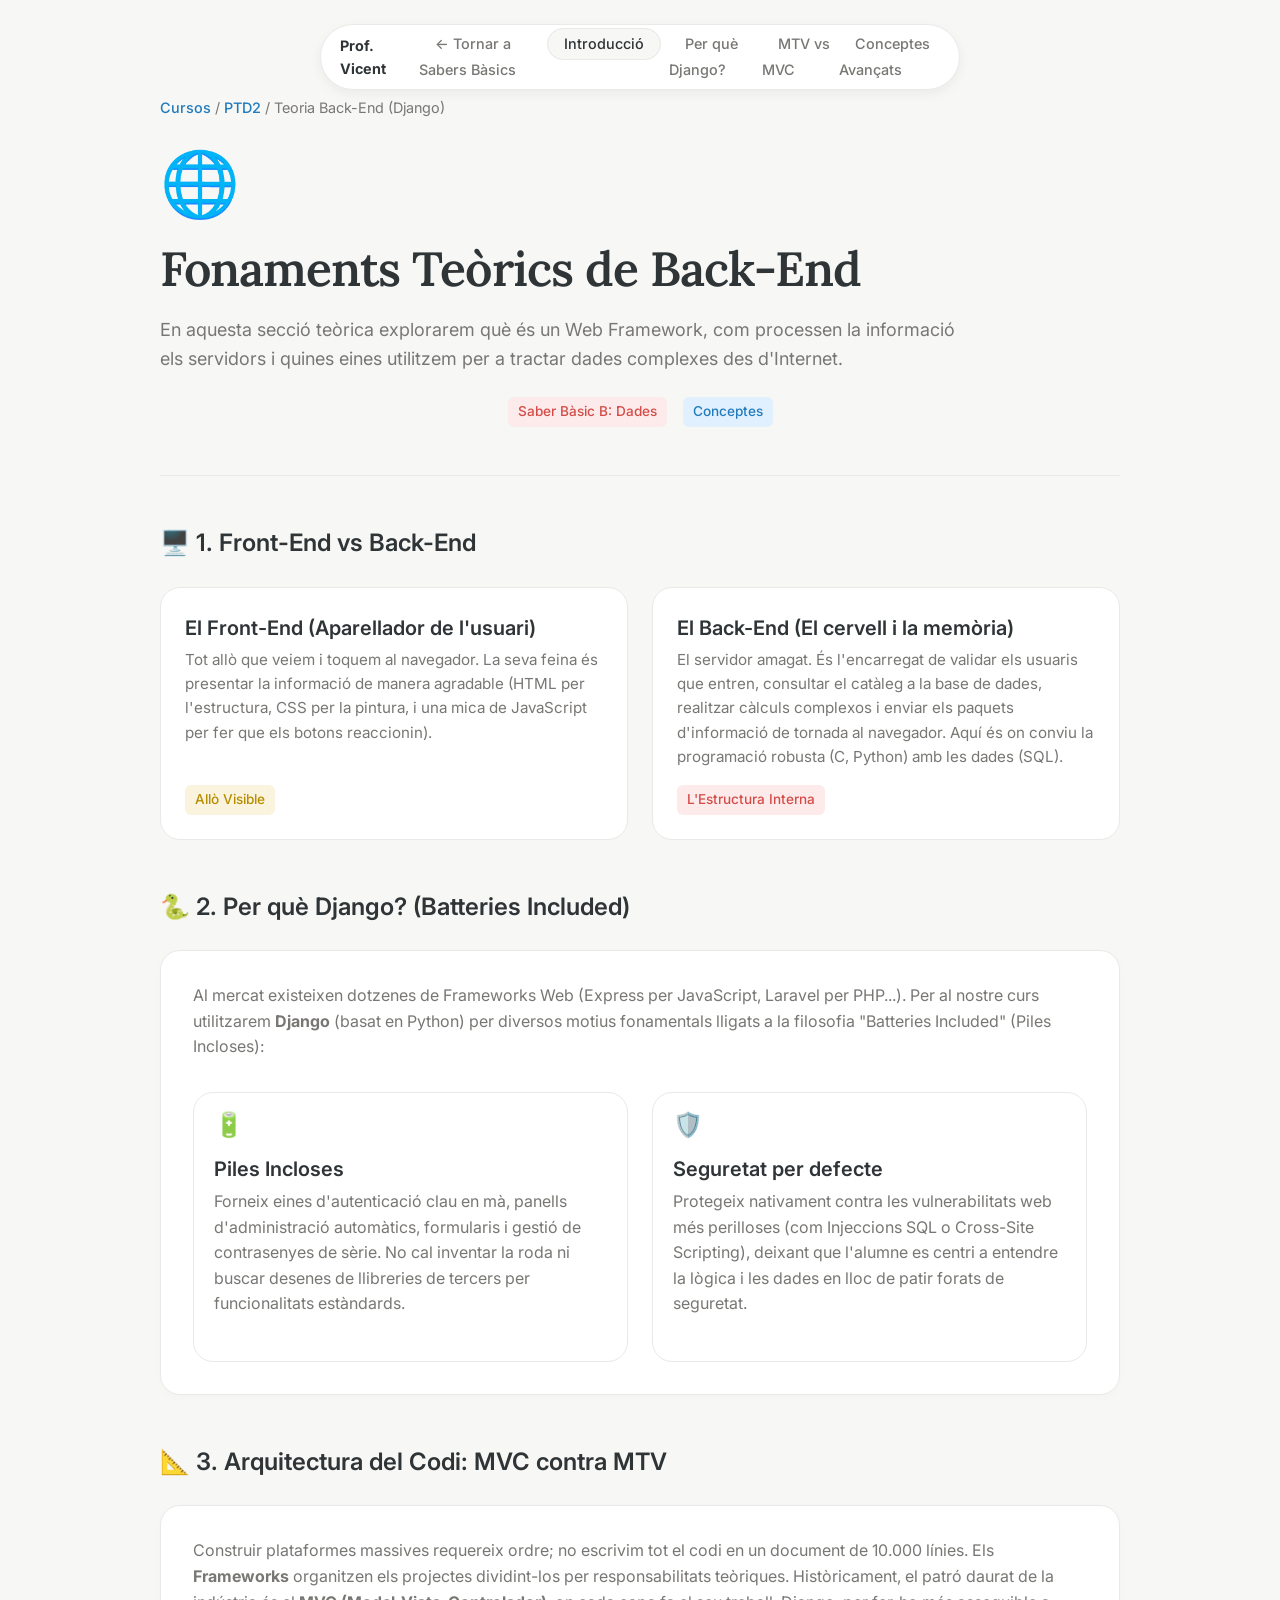
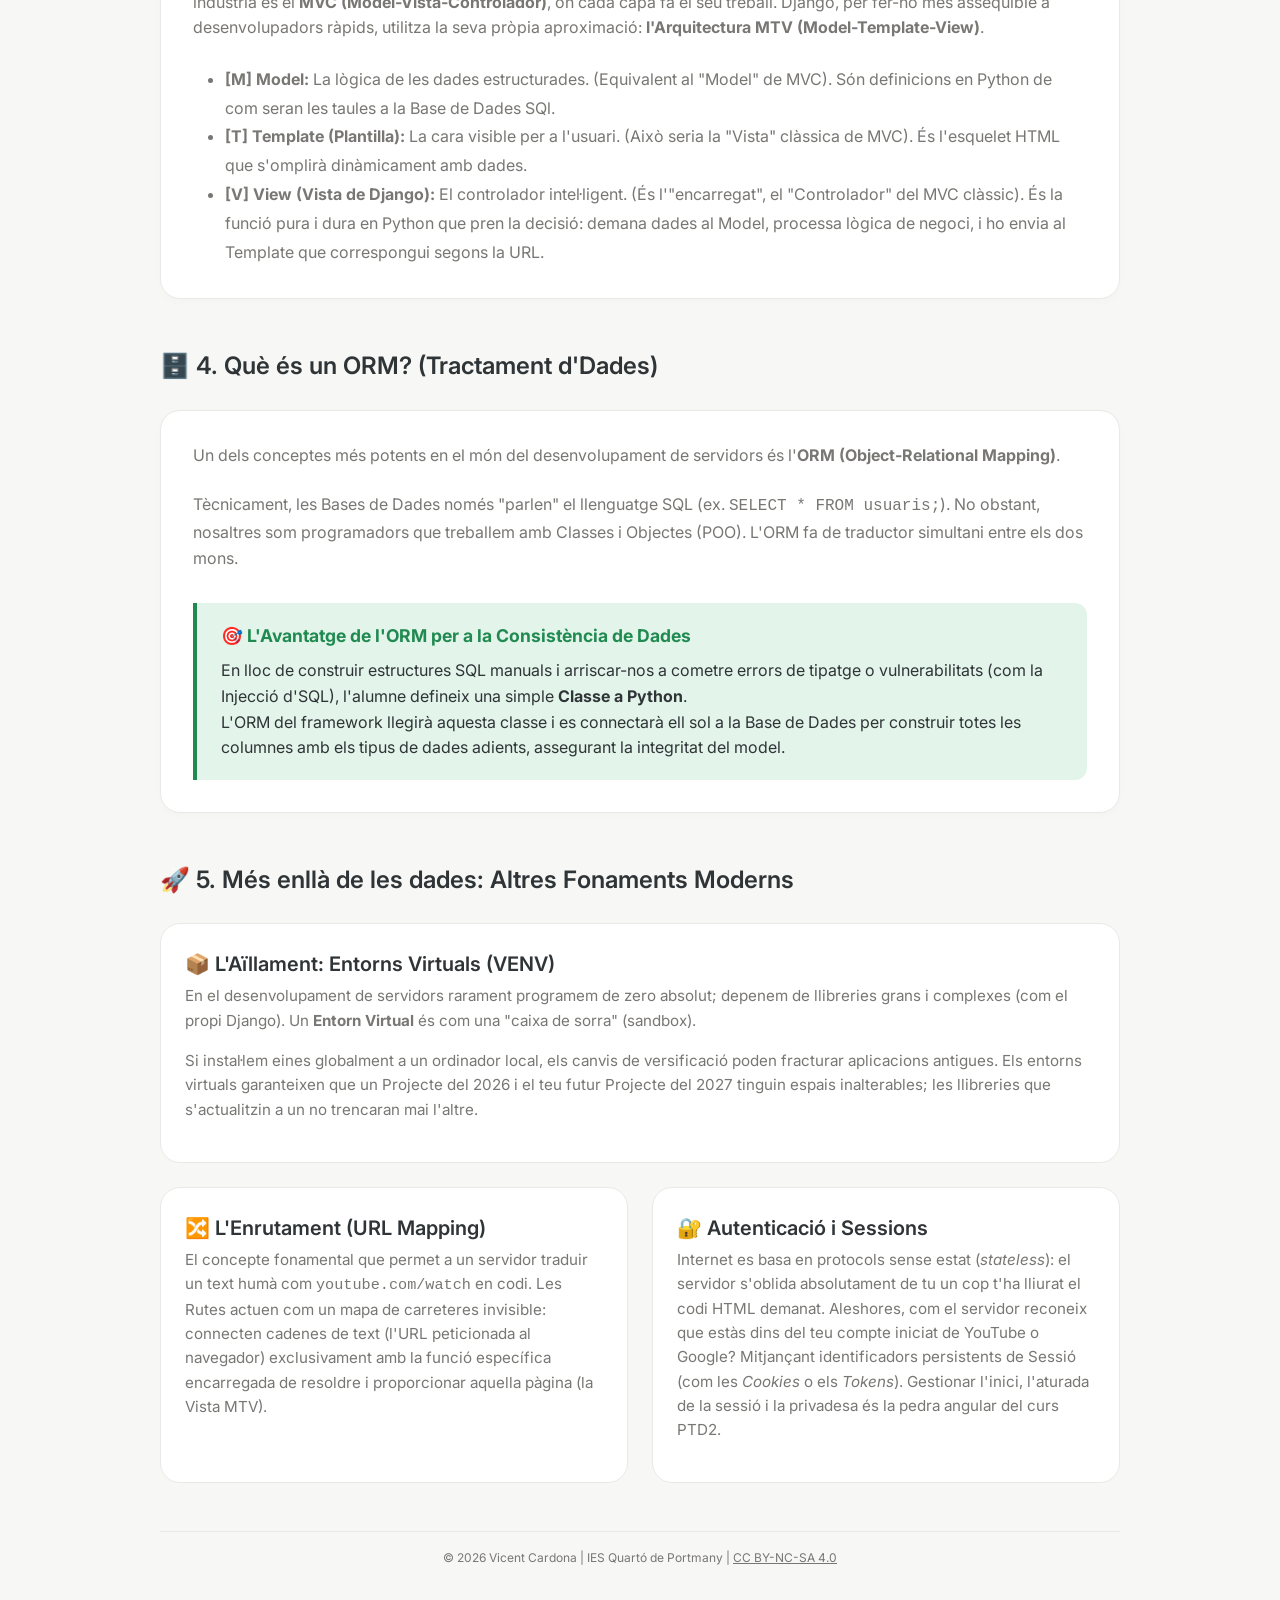
<file: teoria_saber_b.html>
<!DOCTYPE html>
<html lang="ca">

<head>
    <meta charset="UTF-8">
    <meta name="viewport" content="width=device-width, initial-scale=1.0">
    <title>Saber B: Fonaments de Back-End | PTD2</title>
    <meta name="description" content="Apunts teòrics sobre Frameworks i Tractament de dades amb Back-End.">
    <link rel="preconnect" href="https://fonts.googleapis.com">
    <link rel="preconnect" href="https://fonts.gstatic.com" crossorigin>
    <link
        href="https://fonts.googleapis.com/css2?family=Inter:wght@400;500;600;700&family=JetBrains+Mono:wght@400;500&family=Lora:ital,wght@0,600;1,600&display=swap"
        rel="stylesheet">
    <link rel="stylesheet" href="css/style.css">
</head>

<body class="course-page">

    <nav class="nav-pill">
        <div class="nav-content">
            <span class="logo">Prof. Vicent</span>
            <ul class="nav-links">
                <li><a href="ptd2.html">← Tornar a Sabers Bàsics</a></li>
                <li><a href="#intro" class="active">Introducció</a></li>
                <li><a href="#django">Per què Django?</a></li>
                <li><a href="#arquitectura">MTV vs MVC</a></li>
                <li><a href="#conceptes">Conceptes Avançats</a></li>
            </ul>
        </div>
    </nav>

    <main class="container">

        <header class="page-header course-header" id="intro">
            <div class="breadcrumb">
                <a href="index.html">Cursos</a> / <a href="ptd2.html">PTD2</a> / <span>Teoria Back-End (Django)</span>
            </div>
            <div class="header-icon">🌐</div>
            <h1 class="title-serif">Fonaments Teòrics de Back-End</h1>
            <p class="subtitle">En aquesta secció teòrica explorarem què és un Web Framework, com processen la
                informació els servidors i quines eines utilitzem per a tractar dades complexes des d'Internet.</p>
            <div class="course-meta">
                <span class="badge badge-red">Saber Bàsic B: Dades</span>
                <span class="badge badge-blue">Conceptes</span>
            </div>
        </header>

        <hr class="divider">

        <section class="section">
            <div class="section-header">
                <h2>🖥️ 1. Front-End vs Back-End</h2>
            </div>

            <div class="bento-grid">
                <div class="bento-card">
                    <h3>El Front-End (Aparellador de l'usuari)</h3>
                    <p>Tot allò que veiem i toquem al navegador. La seva feina és presentar la informació de manera
                        agradable (HTML per l'estructura, CSS per la pintura, i una mica de JavaScript per fer que els
                        botons reaccionin).</p>
                    <div class="card-footer">
                        <span class="badge badge-yellow">Allò Visible</span>
                    </div>
                </div>

                <div class="bento-card">
                    <h3>El Back-End (El cervell i la memòria)</h3>
                    <p>El servidor amagat. És l'encarregat de validar els usuaris que entren, consultar el catàleg a la
                        base de dades, realitzar càlculs complexos i enviar els paquets d'informació de tornada al
                        navegador. Aquí és on conviu la programació robusta (C, Python) amb les dades (SQL).</p>
                    <div class="card-footer">
                        <span class="badge badge-red">L'Estructura Interna</span>
                    </div>
                </div>
            </div>
        </section>

        <section id="django" class="section">
            <div class="section-header">
                <h2>🐍 2. Per què Django? (Batteries Included)</h2>
            </div>

            <div class="module-card">
                <div class="module-body">
                    <p>Al mercat existeixen dotzenes de Frameworks Web (Express per JavaScript, Laravel per PHP...). Per
                        al nostre curs utilitzarem <strong>Django</strong> (basat en Python) per diversos motius
                        fonamentals lligats a la filosofia "Batteries Included" (Piles Incloses):</p>

                    <div class="bento-grid" style="margin-top: 2rem;">
                        <div class="bento-card card-small">
                            <div class="card-emoji">🔋</div>
                            <h3>Piles Incloses</h3>
                            <p>Forneix eines d'autenticació clau en mà, panells d'administració automàtics, formularis i
                                gestió de contrasenyes de sèrie. No cal inventar la roda ni buscar desenes de llibreries
                                de tercers per funcionalitats estàndards.</p>
                        </div>
                        <div class="bento-card card-small">
                            <div class="card-emoji">🛡️</div>
                            <h3>Seguretat per defecte</h3>
                            <p>Protegeix nativament contra les vulnerabilitats web més perilloses (com Injeccions SQL o
                                Cross-Site Scripting), deixant que l'alumne es centri a entendre la lògica i les dades
                                en lloc de patir forats de seguretat.</p>
                        </div>
                    </div>
                </div>
            </div>
        </section>

        <section id="arquitectura" class="section">
            <div class="section-header">
                <h2>📐 3. Arquitectura del Codi: MVC contra MTV</h2>
            </div>

            <div class="module-card">
                <div class="module-body">
                    <p>Construir plataformes massives requereix ordre; no escrivim tot el codi en un document de 10.000
                        línies. Els <strong>Frameworks</strong> organitzen els projectes dividint-los per
                        responsabilitats teòriques. Històricament, el patró daurat de la indústria és el <strong>MVC
                            (Model-Vista-Controlador)</strong>, on cada capa fa el seu treball. Django, per fer-ho més
                        assequible a desenvolupadors ràpids, utilitza la seva pròpia aproximació: <strong>l'Arquitectura
                            MTV (Model-Template-View)</strong>.</p>

                    <ul style="margin-left: 2rem; margin-top: 1rem; color: var(--text-secondary); line-height: 1.8;">
                        <li><strong>[M] Model:</strong> La lògica de les dades estructurades. (Equivalent al "Model" de
                            MVC). Són definicions en Python de com seran les taules a la Base de Dades SQl.</li>
                        <li><strong>[T] Template (Plantilla):</strong> La cara visible per a l'usuari. (Això seria la
                            "Vista" clàssica de MVC). És l'esquelet HTML que s'omplirà dinàmicament amb dades.</li>
                        <li><strong>[V] View (Vista de Django):</strong> El controlador intel·ligent. (És
                            l'"encarregat", el "Controlador" del MVC clàssic). És la funció pura i dura en Python que
                            pren la decisió: demana dades al Model, processa lògica de negoci, i ho envia al Template
                            que correspongui segons la URL.</li>
                    </ul>
                </div>
            </div>
        </section>

        <section class="section">
            <div class="section-header">
                <h2>🗄️ 4. Què és un ORM? (Tractament d'Dades)</h2>
            </div>

            <div class="module-card">
                <div class="module-body">
                    <p>Un dels conceptes més potents en el món del desenvolupament de servidors és l'<strong>ORM
                            (Object-Relational Mapping)</strong>.</p>
                    <p>Tècnicament, les Bases de Dades només "parlen" el llenguatge SQL (ex.
                        <code>SELECT * FROM usuaris;</code>). No obstant, nosaltres som programadors que treballem amb
                        Classes i Objectes (POO). L'ORM fa de traductor simultani entre els dos mons.
                    </p>

                    <div class="project-box" style="margin-top: 2rem;">
                        <h4>🎯 L'Avantatge de l'ORM per a la Consistència de Dades</h4>
                        <p>En lloc de construir estructures SQL manuals i arriscar-nos a cometre errors de tipatge o
                            vulnerabilitats (com la Injecció d'SQL), l'alumne defineix una simple <strong>Classe a
                                Python</strong>.<br>
                            L'ORM del framework llegirà aquesta classe i es connectarà ell sol a la Base de Dades per
                            construir totes les columnes amb els tipus de dades adients, assegurant la integritat del
                            model.</p>
                    </div>
                </div>
            </div>
        </section>

        <section id="conceptes" class="section">
            <div class="section-header">
                <h2>🚀 5. Més enllà de les dades: Altres Fonaments Moderns</h2>
            </div>

            <div class="bento-grid">
                <!-- Venv -->
                <div class="bento-card card-large">
                    <h3>📦 L'Aïllament: Entorns Virtuals (VENV)</h3>
                    <p>En el desenvolupament de servidors rarament programem de zero absolut; depenem de llibreries
                        grans i complexes (com el propi Django). Un <strong>Entorn Virtual</strong> és com una "caixa de
                        sorra" (sandbox).</p>
                    <p>Si instal·lem eines globalment a un ordinador local, els canvis de versificació poden fracturar
                        aplicacions antigues. Els entorns virtuals garanteixen que un Projecte del 2026 i el teu futur
                        Projecte del 2027 tinguin espais inalterables; les llibreries que s'actualitzin a un no
                        trencaran mai l'altre.</p>
                </div>

                <!-- Enrutament -->
                <div class="bento-card">
                    <h3>🔀 L'Enrutament (URL Mapping)</h3>
                    <p>El concepte fonamental que permet a un servidor traduir un text humà com
                        <code>youtube.com/watch</code> en codi. Les Rutes actuen com un mapa de carreteres invisible:
                        connecten cadenes de text (l'URL peticionada al navegador) exclusivament amb la funció
                        específica encarregada de resoldre i proporcionar aquella pàgina (la Vista MTV).
                    </p>
                </div>

                <!-- Autenticacio -->
                <div class="bento-card">
                    <h3>🔐 Autenticació i Sessions</h3>
                    <p>Internet es basa en protocols sense estat (<em>stateless</em>): el servidor s'oblida absolutament
                        de tu un cop t'ha lliurat el codi HTML demanat. Aleshores, com el servidor reconeix que estàs
                        dins del teu compte iniciat de YouTube o Google? Mitjançant identificadors persistents de Sessió
                        (com les <em>Cookies</em> o els <em>Tokens</em>). Gestionar l'inici, l'aturada de la sessió i la
                        privadesa és la pedra angular del curs PTD2.</p>
                </div>
            </div>
        </section>

        <footer class="site-footer">
            <p>&copy; 2026 Vicent Cardona | IES Quartó de Portmany | <a href="https://creativecommons.org/licenses/by-nc-sa/4.0/deed.ca" target="_blank" rel="noopener noreferrer">CC BY-NC-SA 4.0</a></p>
        </footer>
    </main>

    <script src="js/main.js"></script>
</body>

</html>
</file>
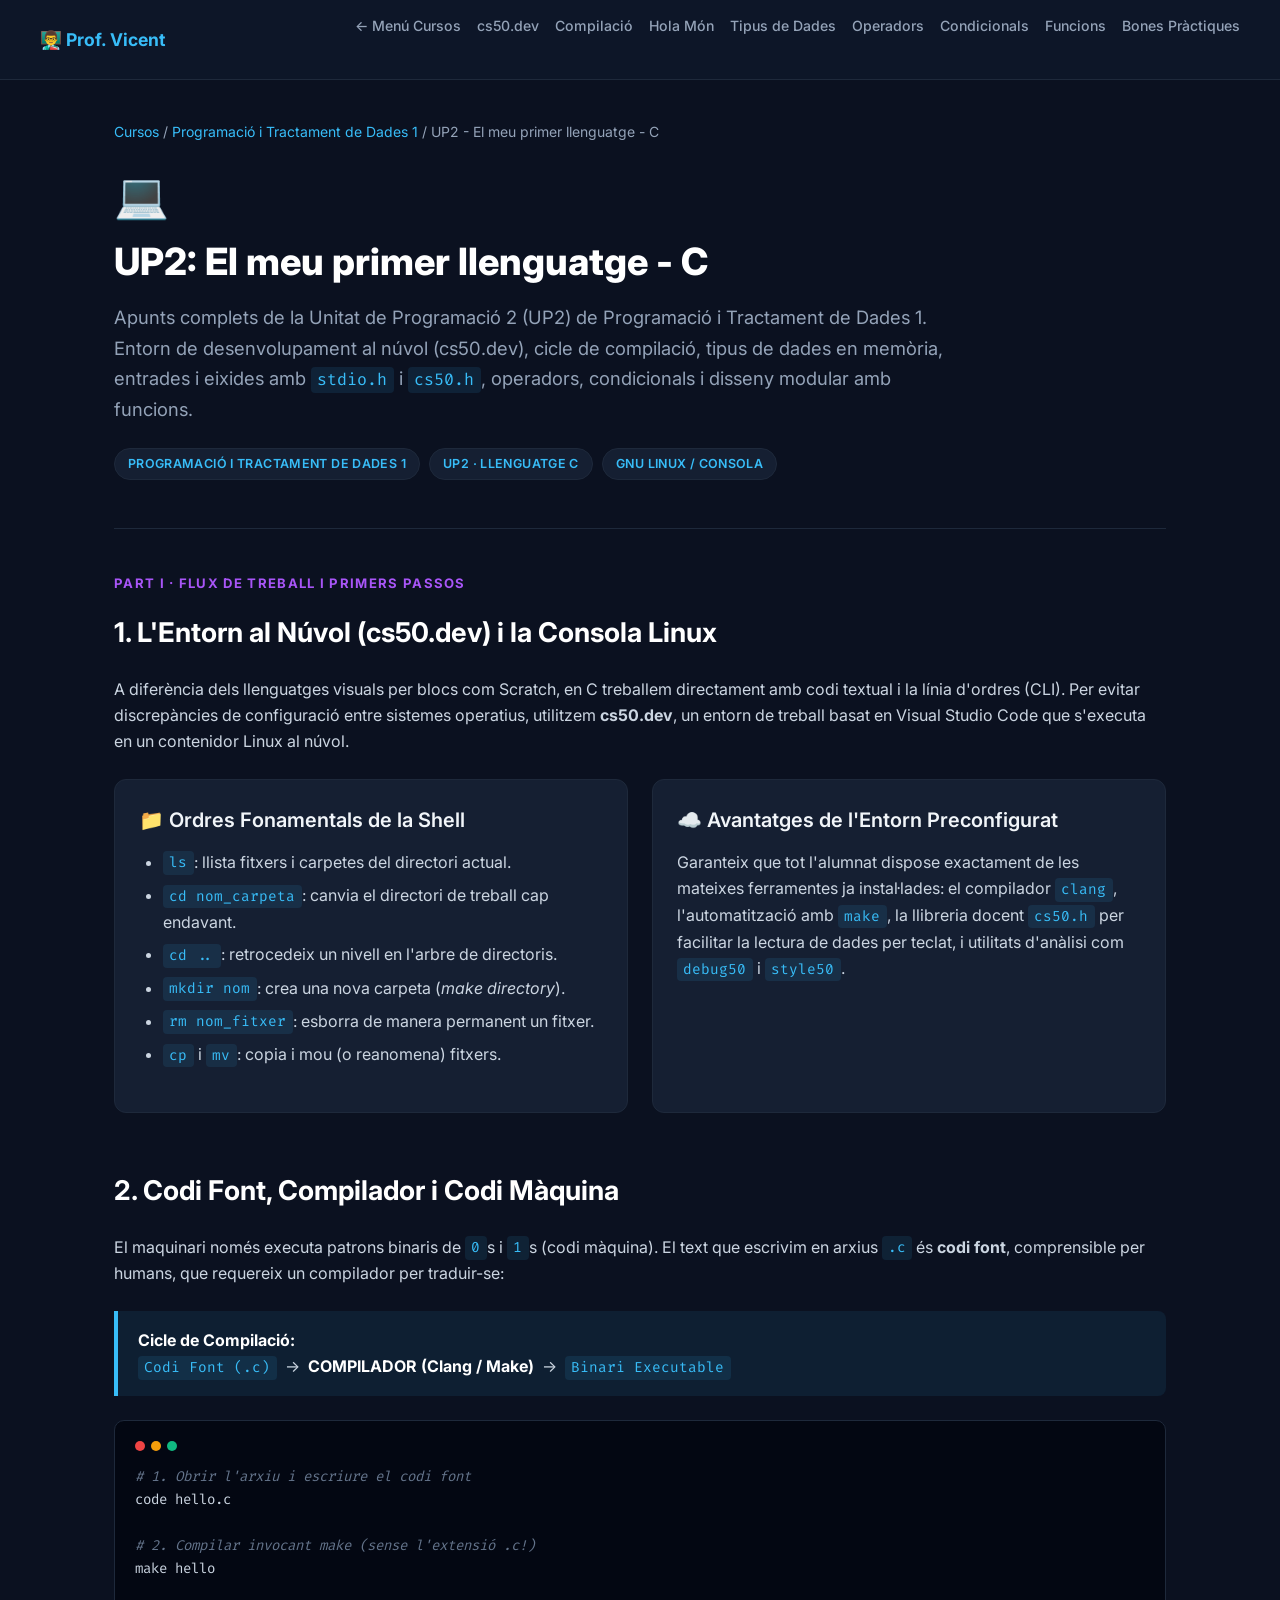
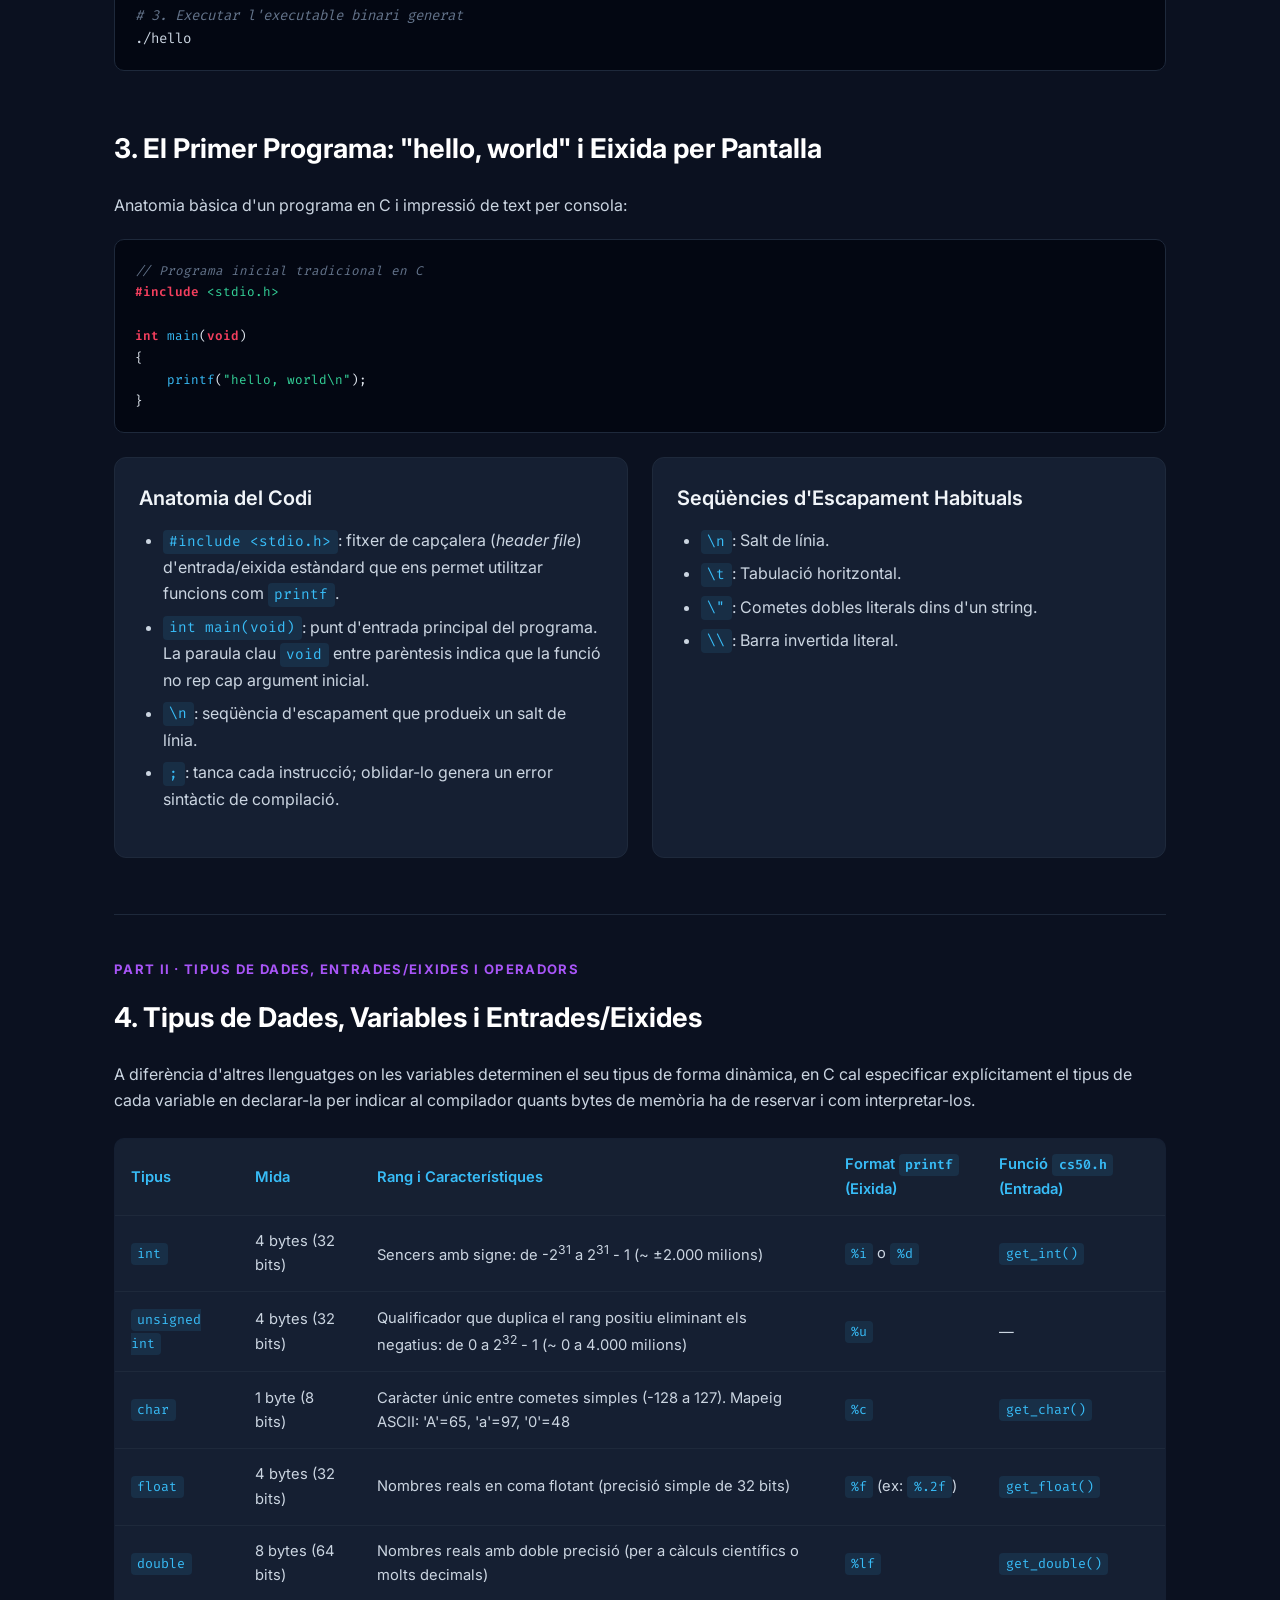
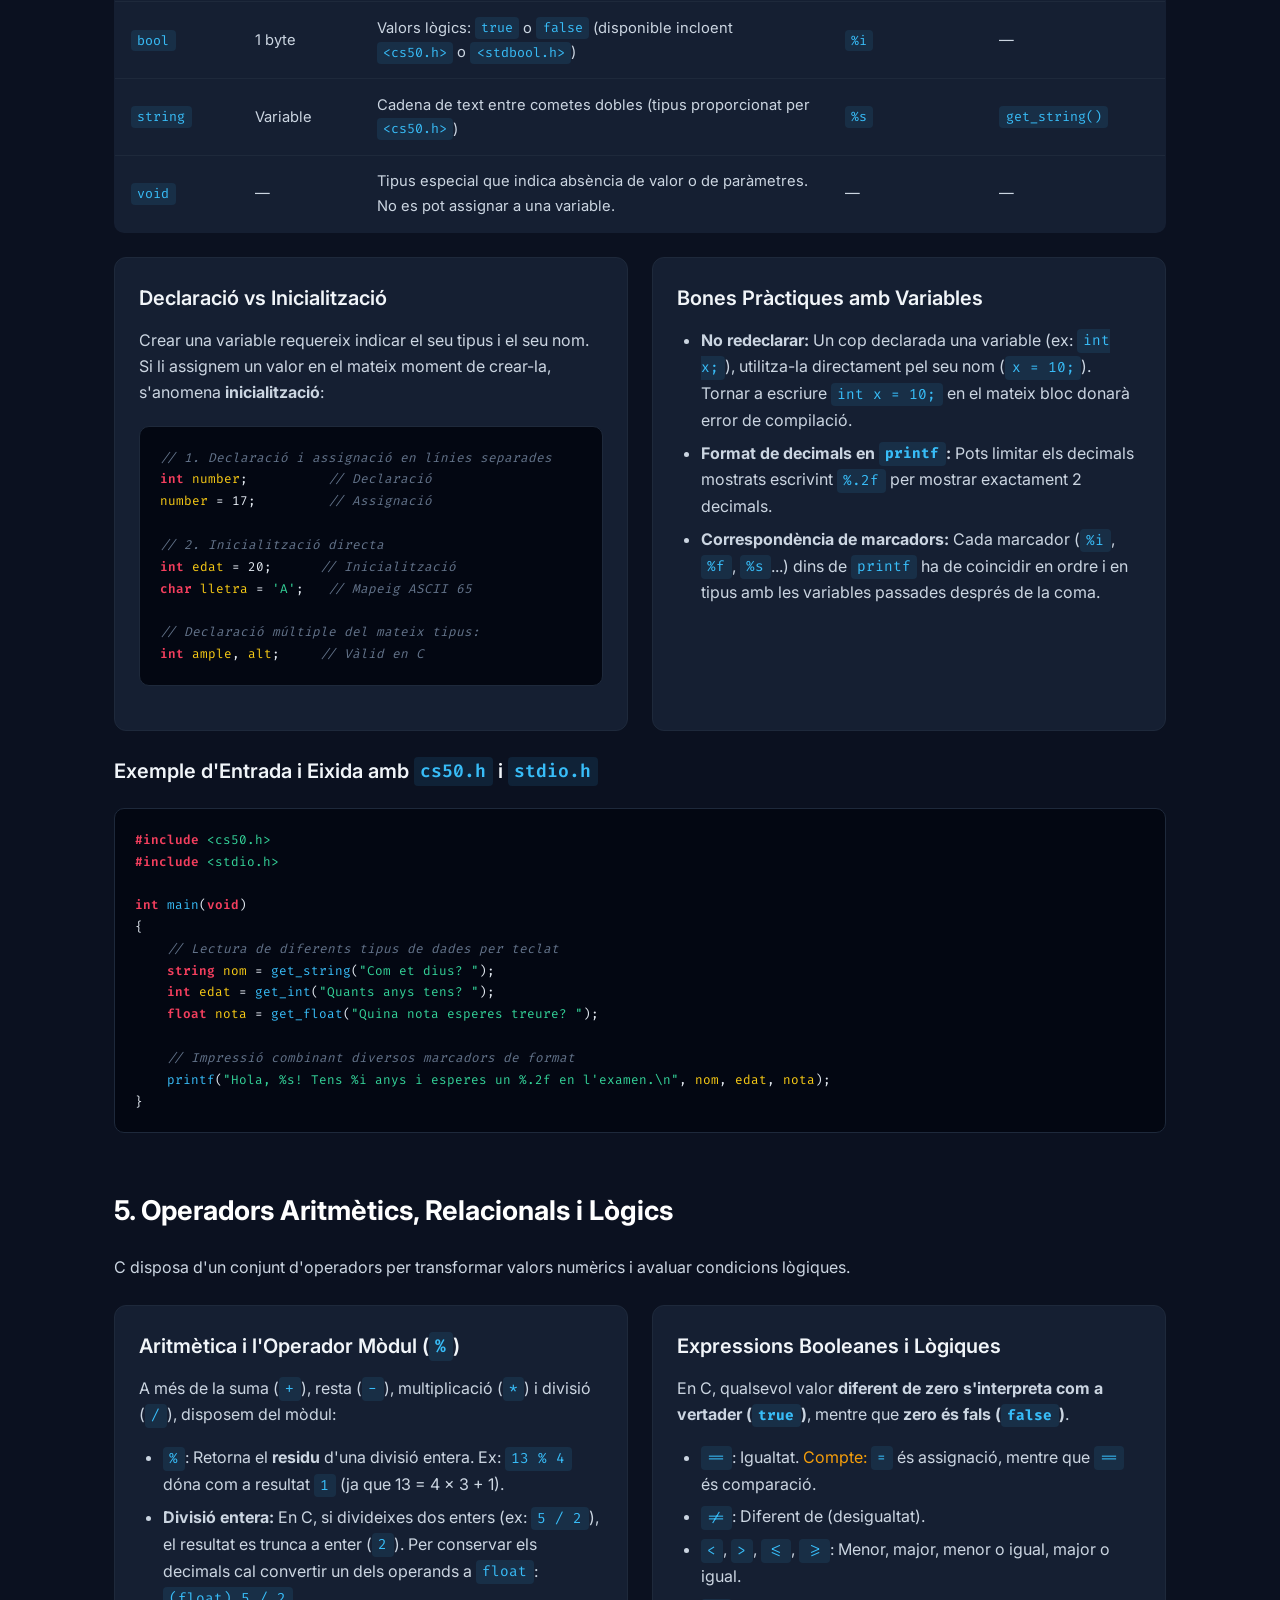
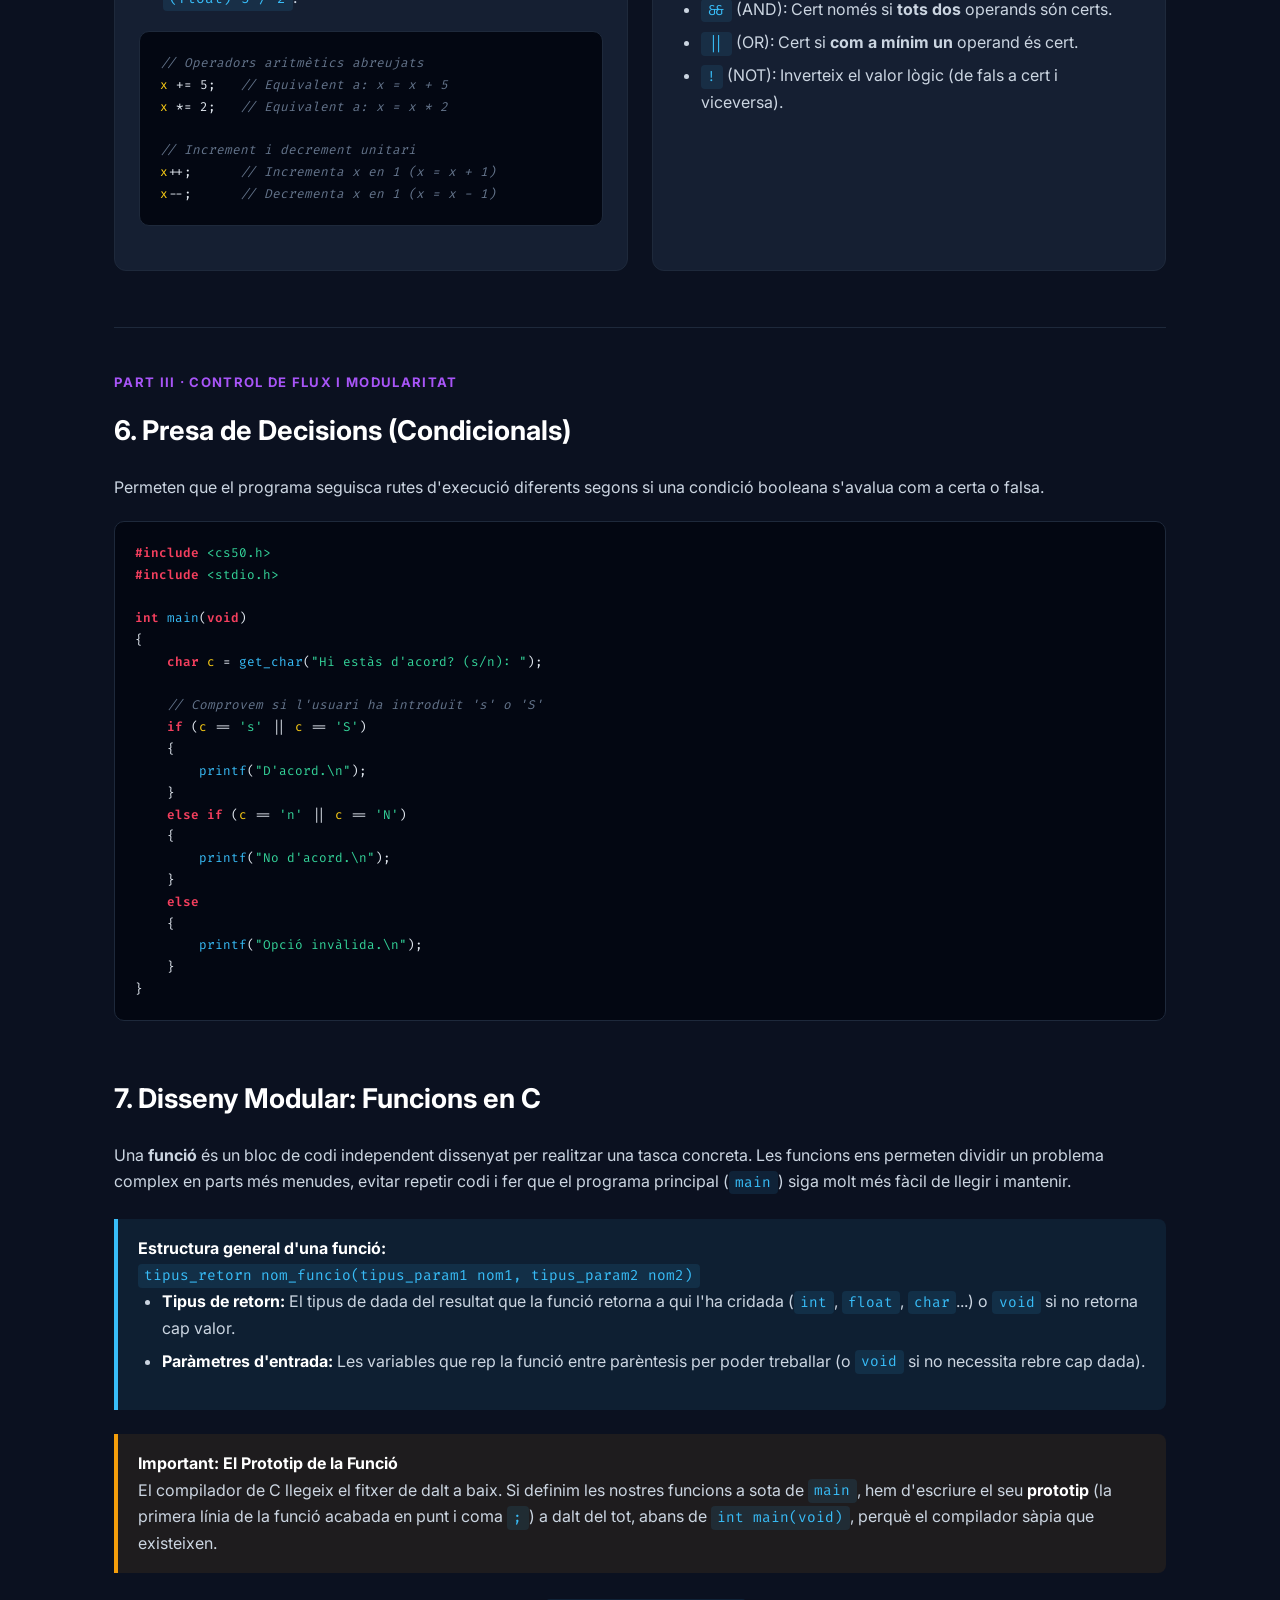
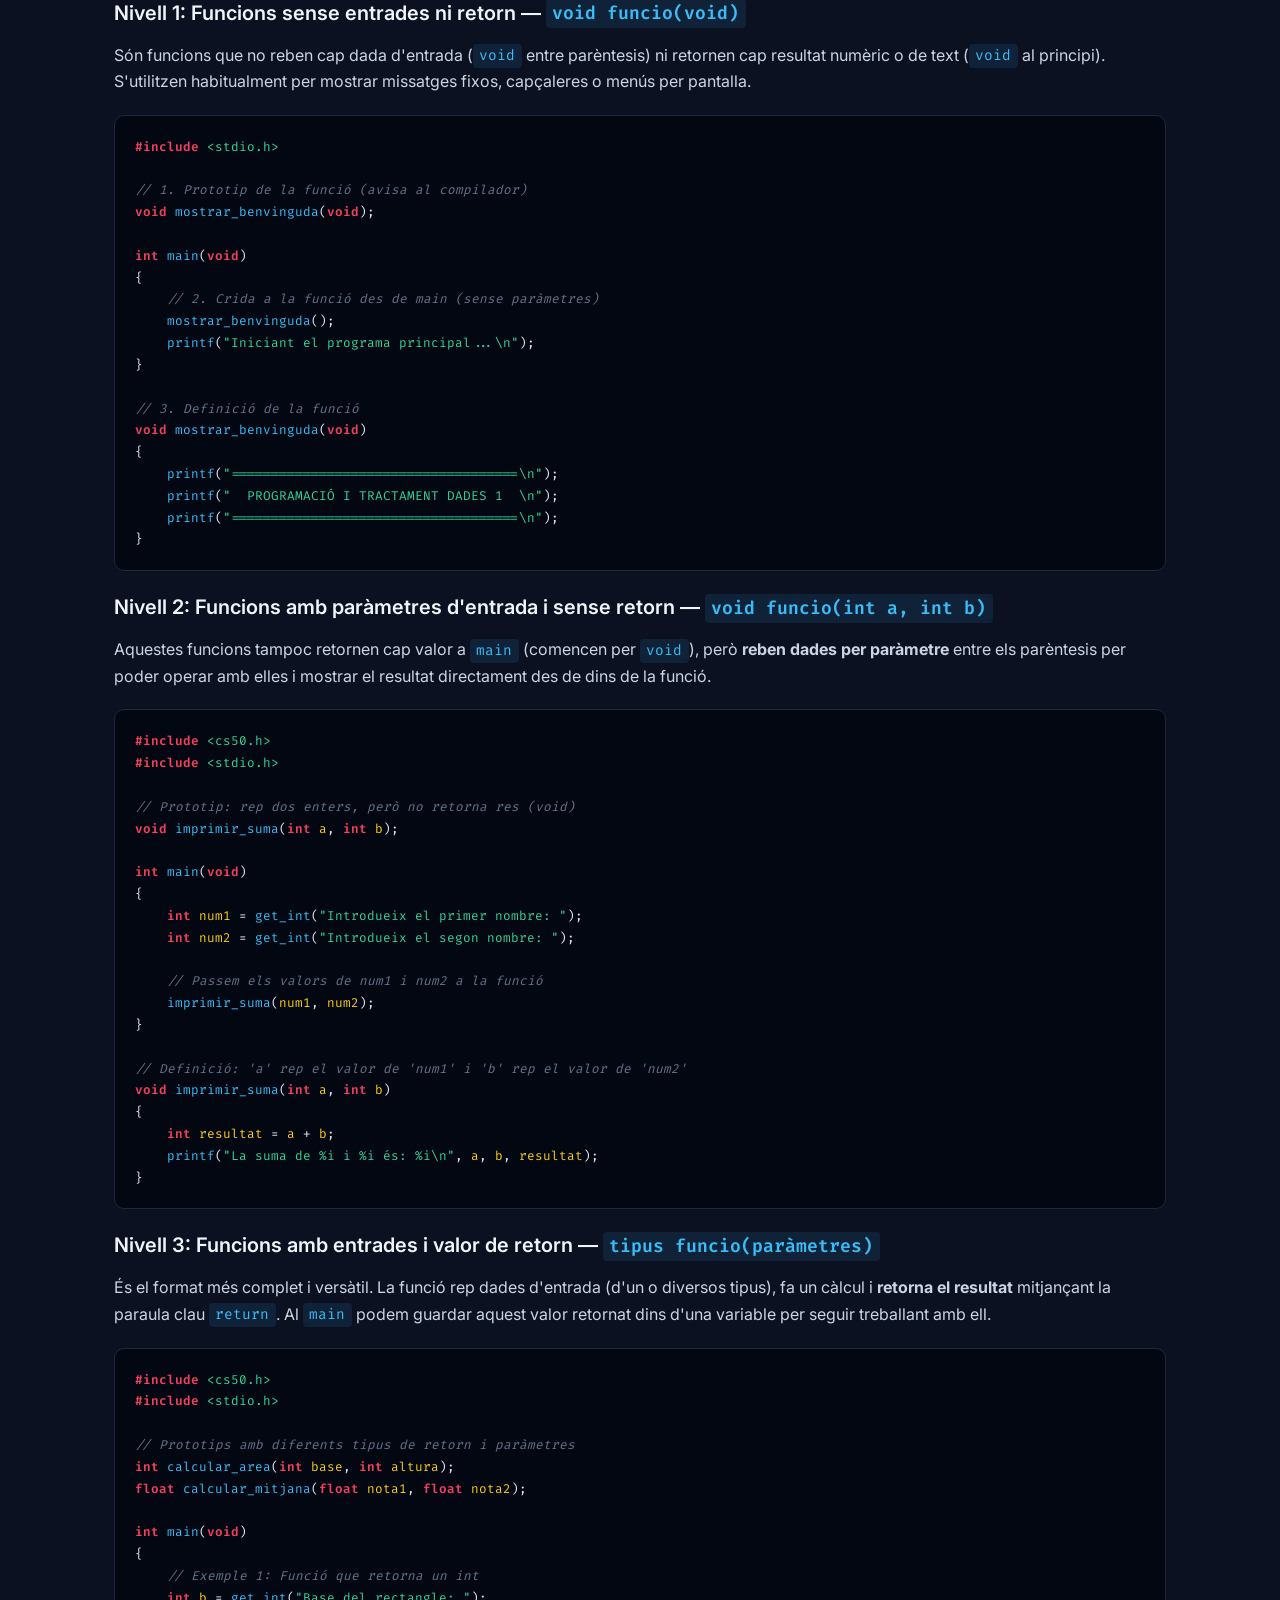
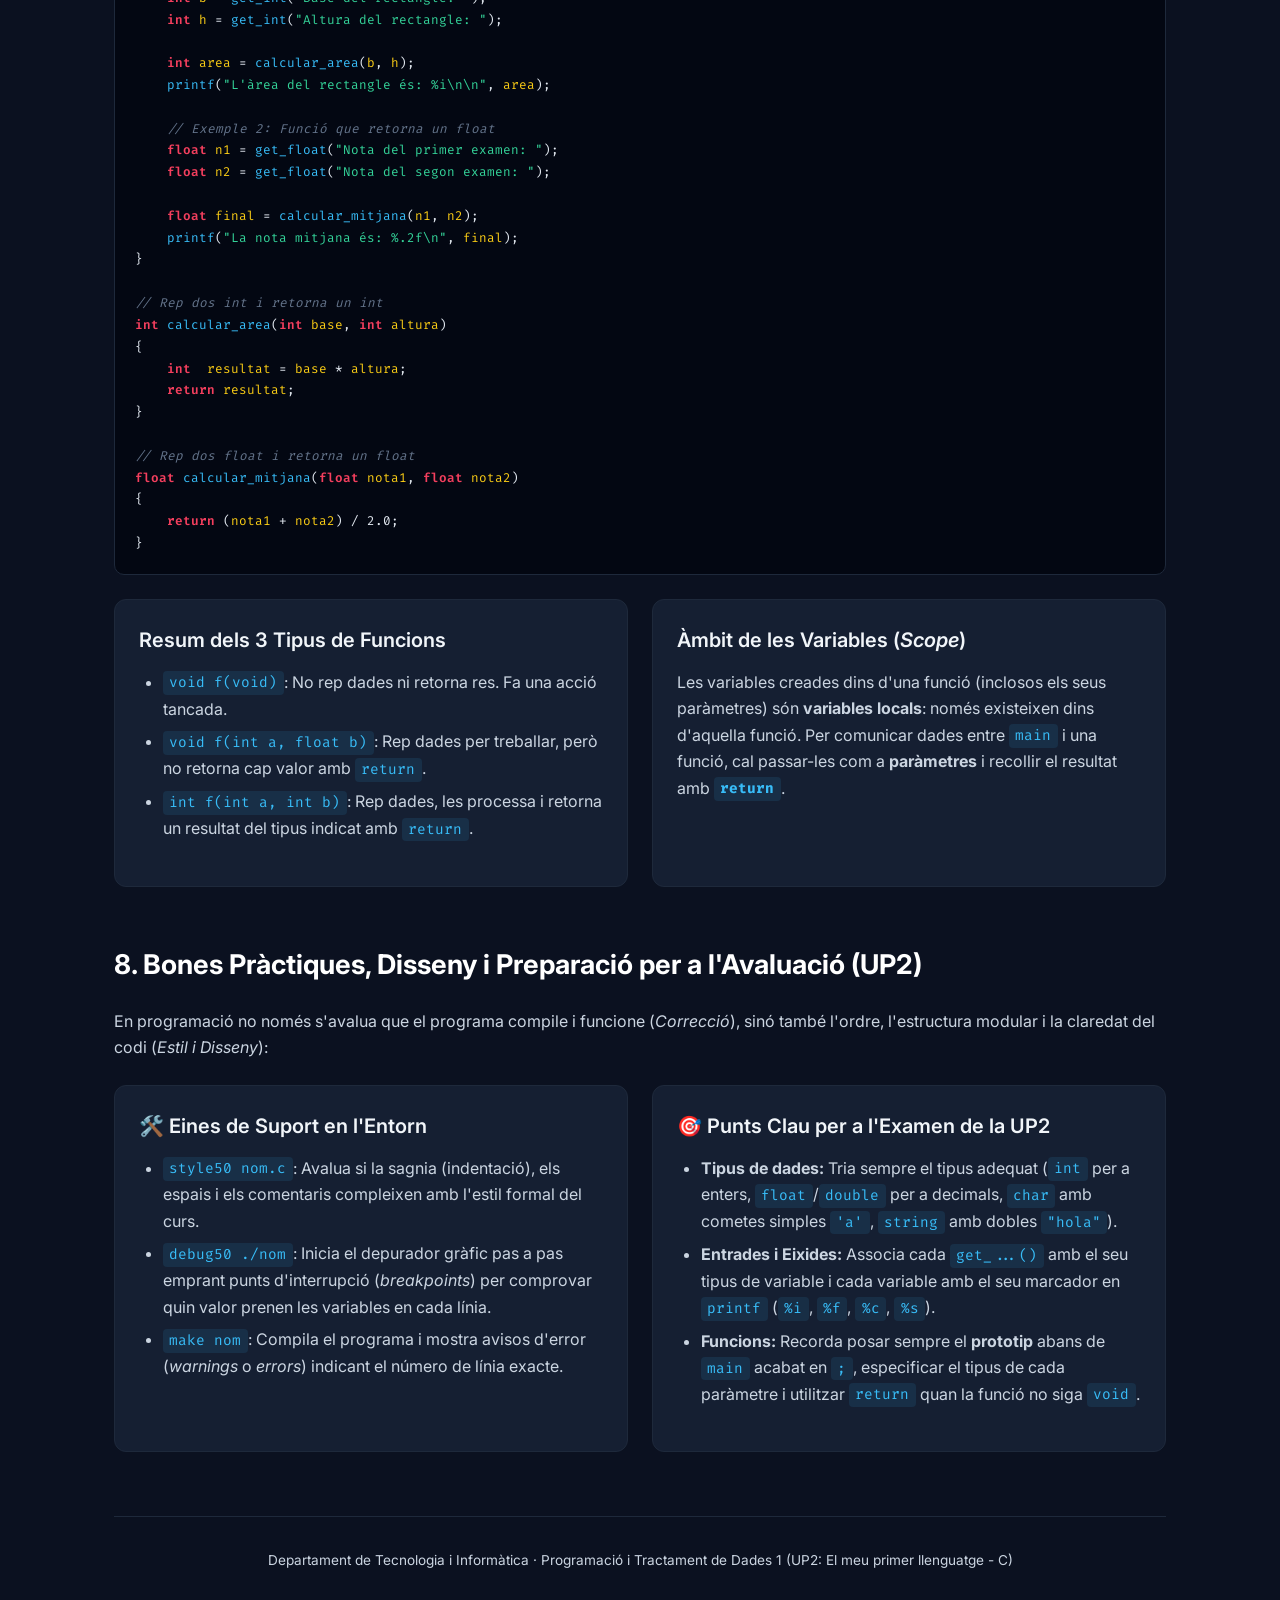
<file: teoria_up2_C.html>
<!DOCTYPE html>
<html lang="ca">
<head>
    <meta charset="UTF-8">
    <meta name="viewport" content="width=device-width, initial-scale=1.0">
    <title>Programació i Tractament de Dades 1 · UP2: El meu primer llenguatge - C</title>
    <link rel="preconnect" href="https://fonts.googleapis.com">
    <link rel="preconnect" href="https://fonts.gstatic.com" crossorigin>
    <link href="https://fonts.googleapis.com/css2?family=Fira+Code:wght@400;600&family=Inter:wght@400;500;600;700;800&display=swap" rel="stylesheet">
    <style>
        :root {
            --bg-body: #0b1120;
            --bg-card: #151f32;
            --code-bg: #030712;
            --border: #1e293b;
            --text-main: #cbd5e1;
            --text-muted: #94a3b8;
            --primary: #38bdf8;
            --primary-rgb: 56, 189, 248;
            --accent: #a855f7;
            --warning: #f59e0b;
        }

        * {
            box-sizing: border-box;
            margin: 0;
            padding: 0;
        }

        body {
            font-family: 'Inter', -apple-system, BlinkMacSystemFont, "Segoe UI", Roboto, sans-serif;
            background-color: var(--bg-body);
            color: var(--text-main);
            line-height: 1.65;
            padding-bottom: 5rem;
        }

        nav {
            background-color: rgba(15, 23, 42, 0.92);
            backdrop-filter: blur(10px);
            border-bottom: 1px solid var(--border);
            position: sticky;
            top: 0;
            z-index: 1000;
            padding: 0.75rem 1.5rem;
        }

        nav .nav-container {
            max-width: 1200px;
            margin: 0 auto;
            display: flex;
            align-items: center;
            justify-content: space-between;
            gap: 1rem;
        }

        nav .brand {
            font-weight: 700;
            color: var(--primary);
            font-size: 1.1rem;
            text-decoration: none;
            display: flex;
            align-items: center;
            gap: 0.5rem;
        }

        nav ul {
            display: flex;
            list-style: none;
            gap: 1rem;
            overflow-x: auto;
            padding-bottom: 2px;
        }

        nav ul li a {
            color: var(--text-muted);
            text-decoration: none;
            font-size: 0.88rem;
            font-weight: 500;
            transition: color 0.2s ease;
            white-space: nowrap;
        }

        nav ul li a:hover {
            color: var(--primary);
        }

        main {
            max-width: 1100px;
            margin: 0 auto;
            padding: 2.5rem 1.5rem;
        }

        header.course-header {
            margin-bottom: 3rem;
        }

        .breadcrumbs {
            color: var(--text-muted);
            font-size: 0.875rem;
            margin-bottom: 1rem;
        }

        .breadcrumbs a {
            color: var(--primary);
            text-decoration: none;
        }

        .header-icon {
            font-size: 2.75rem;
            margin-bottom: 0.5rem;
            display: inline-block;
        }

        h1 {
            font-size: 2.35rem;
            font-weight: 800;
            line-height: 1.25;
            color: #ffffff;
            margin-bottom: 1rem;
        }

        .subtitle {
            font-size: 1.15rem;
            color: var(--text-muted);
            max-width: 850px;
            margin-bottom: 1.5rem;
        }

        .tag-group {
            display: flex;
            flex-wrap: wrap;
            gap: 0.6rem;
        }

        .tag {
            background-color: var(--bg-card);
            border: 1px solid var(--border);
            color: var(--primary);
            font-size: 0.78rem;
            font-weight: 600;
            padding: 0.3rem 0.8rem;
            border-radius: 9999px;
            letter-spacing: 0.03em;
            text-transform: uppercase;
        }

        hr {
            border: 0;
            height: 1px;
            background: var(--border);
            margin: 2.5rem 0;
        }

        .section-badge {
            display: inline-block;
            color: var(--accent);
            font-weight: 700;
            font-size: 0.82rem;
            letter-spacing: 0.1em;
            text-transform: uppercase;
            margin-bottom: 1rem;
        }

        section {
            margin-bottom: 3.5rem;
            scroll-margin-top: 5rem;
        }

        h2 {
            font-size: 1.7rem;
            font-weight: 700;
            color: #fff;
            margin-bottom: 1.25rem;
            display: flex;
            align-items: center;
            gap: 0.6rem;
        }

        h3 {
            font-size: 1.25rem;
            font-weight: 600;
            margin-bottom: 0.75rem;
            color: #f1f5f9;
        }

        p {
            margin-bottom: 1rem;
            color: #cbd5e1;
        }

        ul, ol {
            margin-bottom: 1.25rem;
            padding-left: 1.5rem;
            color: #cbd5e1;
        }

        li {
            margin-bottom: 0.4rem;
        }

        .grid-2 {
            display: grid;
            grid-template-columns: repeat(auto-fit, minmax(320px, 1fr));
            gap: 1.5rem;
            margin: 1.5rem 0;
        }

        .card {
            background-color: var(--bg-card);
            border: 1px solid var(--border);
            border-radius: 12px;
            padding: 1.5rem;
            transition: border-color 0.2s ease, transform 0.2s ease;
        }

        .card:hover {
            border-color: rgba(var(--primary-rgb), 0.5);
            transform: translateY(-2px);
        }

        .terminal-box {
            background-color: var(--code-bg);
            border: 1px solid var(--border);
            border-radius: 10px;
            padding: 1.25rem;
            margin: 1.25rem 0;
            font-family: 'Fira Code', monospace;
            font-size: 0.88rem;
            position: relative;
        }

        .terminal-header {
            display: flex;
            gap: 6px;
            margin-bottom: 0.85rem;
        }

        .terminal-btn {
            width: 10px;
            height: 10px;
            border-radius: 50%;
            display: inline-block;
        }

        .btn-close { background-color: #ef4444; }
        .btn-min { background-color: #f59e0b; }
        .btn-max { background-color: #10b981; }

        pre {
            background-color: var(--code-bg);
            border: 1px solid var(--border);
            border-radius: 10px;
            padding: 1.25rem;
            margin: 1.25rem 0;
            overflow-x: auto;
            font-family: 'Fira Code', monospace;
            font-size: 0.88rem;
            color: #e2e8f0;
            line-height: 1.55;
        }

        code {
            font-family: 'Fira Code', monospace;
            color: var(--primary);
            background-color: rgba(56, 189, 248, 0.1);
            padding: 0.15rem 0.4rem;
            border-radius: 4px;
            font-size: 0.9em;
        }

        pre code {
            background: none;
            padding: 0;
            color: inherit;
        }

        .comment { color: #64748b; font-style: italic; }
        .keyword { color: #f43f5e; font-weight: 600; }
        .string { color: #34d399; }
        .func { color: #38bdf8; }
        .var { color: #facc15; }

        table {
            width: 100%;
            border-collapse: collapse;
            margin: 1.5rem 0;
            background-color: var(--bg-card);
            border-radius: 10px;
            overflow: hidden;
            border: 1px solid var(--border);
        }

        th, td {
            padding: 0.85rem 1rem;
            text-align: left;
            border-bottom: 1px solid var(--border);
            font-size: 0.92rem;
        }

        th {
            background-color: #162032;
            color: var(--primary);
            font-weight: 600;
        }

        tr:last-child td {
            border-bottom: none;
        }

        .callout {
            border-left: 4px solid var(--primary);
            background: rgba(56, 189, 248, 0.08);
            padding: 1rem 1.25rem;
            border-radius: 0 8px 8px 0;
            margin: 1.5rem 0;
        }

        .callout.warning {
            border-left-color: var(--warning);
            background: rgba(245, 158, 11, 0.08);
        }

        .callout strong {
            color: #fff;
        }

        footer {
            margin-top: 4rem;
            border-top: 1px solid var(--border);
            padding-top: 2rem;
            text-align: center;
            color: var(--text-muted);
            font-size: 0.85rem;
        }
    </style>
</head>
<body>

<nav>
    <div class="nav-container">
        <a href="index.html" class="brand">👨‍🏫 Prof. Vicent</a>
        <ul>
            <li><a href="index.html">← Menú Cursos</a></li>
            <li><a href="#entorn">cs50.dev</a></li>
            <li><a href="#compilacio">Compilació</a></li>
            <li><a href="#hello-world">Hola Món</a></li>
            <li><a href="#tipus-dades">Tipus de Dades</a></li>
            <li><a href="#operadors">Operadors</a></li>
            <li><a href="#condicionals">Condicionals</a></li>
            <li><a href="#funcions">Funcions</a></li>
            <li><a href="#disseny">Bones Pràctiques</a></li>
        </ul>
    </div>
</nav>

<main>
    <header class="course-header">
        <div class="breadcrumbs">
            <a href="index.html">Cursos</a> / <a href="#">Programació i Tractament de Dades 1</a> /
            <span>UP2 - El meu primer llenguatge - C</span>
        </div>
        <div class="header-icon">💻</div>
        <h1>UP2: El meu primer llenguatge - C</h1>
        <p class="subtitle">Apunts complets de la Unitat de Programació 2 (UP2) de Programació i Tractament de Dades 1. Entorn de desenvolupament al núvol (cs50.dev), cicle de compilació, tipus de dades en memòria, entrades i eixides amb <code>stdio.h</code> i <code>cs50.h</code>, operadors, condicionals i disseny modular amb funcions.</p>
        <div class="tag-group">
            <span class="tag">Programació i Tractament de Dades 1</span>
            <span class="tag">UP2 · Llenguatge C</span>
            <span class="tag">GNU Linux / Consola</span>
        </div>
    </header>

    <hr>

    <div class="section-badge">
        <span>PART I · FLUX DE TREBALL I PRIMERS PASSOS</span>
    </div>

    <!-- SECCIÓ 1: Entorn i Terminal -->
    <section id="entorn">
        <h2>1. L'Entorn al Núvol (cs50.dev) i la Consola Linux</h2>
        <p>A diferència dels llenguatges visuals per blocs com Scratch, en C treballem directament amb codi textual i la línia d'ordres (CLI). Per evitar discrepàncies de configuració entre sistemes operatius, utilitzem <strong>cs50.dev</strong>, un entorn de treball basat en Visual Studio Code que s'executa en un contenidor Linux al núvol.</p>

        <div class="grid-2">
            <div class="card">
                <h3>📁 Ordres Fonamentals de la Shell</h3>
                <ul>
                    <li><code>ls</code>: llista fitxers i carpetes del directori actual.</li>
                    <li><code>cd nom_carpeta</code>: canvia el directori de treball cap endavant.</li>
                    <li><code>cd ..</code>: retrocedeix un nivell en l'arbre de directoris.</li>
                    <li><code>mkdir nom</code>: crea una nova carpeta (<em>make directory</em>).</li>
                    <li><code>rm nom_fitxer</code>: esborra de manera permanent un fitxer.</li>
                    <li><code>cp</code> i <code>mv</code>: copia i mou (o reanomena) fitxers.</li>
                </ul>
            </div>

            <div class="card">
                <h3>☁️ Avantatges de l'Entorn Preconfigurat</h3>
                <p>Garanteix que tot l'alumnat dispose exactament de les mateixes ferramentes ja instal·lades: el compilador <code>clang</code>, l'automatització amb <code>make</code>, la llibreria docent <code>cs50.h</code> per facilitar la lectura de dades per teclat, i utilitats d'anàlisi com <code>debug50</code> i <code>style50</code>.</p>
            </div>
        </div>
    </section>

    <!-- SECCIÓ 2: Codi Font vs Codi Màquina -->
    <section id="compilacio">
        <h2>2. Codi Font, Compilador i Codi Màquina</h2>
        <p>El maquinari només executa patrons binaris de <code>0</code>s i <code>1</code>s (codi màquina). El text que escrivim en arxius <code>.c</code> és <strong>codi font</strong>, comprensible per humans, que requereix un compilador per traduir-se:</p>

        <div class="callout">
            <strong>Cicle de Compilació:</strong><br>
            <code>Codi Font (.c)</code> &nbsp;→&nbsp; <strong>COMPILADOR (Clang / Make)</strong> &nbsp;→&nbsp; <code>Binari Executable</code>
        </div>

        <div class="terminal-box">
            <div class="terminal-header">
                <span class="terminal-btn btn-close"></span>
                <span class="terminal-btn btn-min"></span>
                <span class="terminal-btn btn-max"></span>
            </div>
            <span class="comment"># 1. Obrir l'arxiu i escriure el codi font</span><br>
            code hello.c<br><br>
            <span class="comment"># 2. Compilar invocant make (sense l'extensió .c!)</span><br>
            make hello<br><br>
            <span class="comment"># 3. Executar l'executable binari generat</span><br>
            ./hello
        </div>
    </section>

    <!-- SECCIÓ 3: Hello World -->
    <section id="hello-world">
        <h2>3. El Primer Programa: "hello, world" i Eixida per Pantalla</h2>
        <p>Anatomia bàsica d'un programa en C i impressió de text per consola:</p>

        <pre><code><span class="comment">// Programa inicial tradicional en C</span>
<span class="keyword">#include</span> <span class="string">&lt;stdio.h&gt;</span>

<span class="keyword">int</span> <span class="func">main</span>(<span class="keyword">void</span>)
{
    <span class="func">printf</span>(<span class="string">"hello, world\n"</span>);
}</code></pre>

        <div class="grid-2">
            <div class="card">
                <h3>Anatomia del Codi</h3>
                <ul>
                    <li><code>#include &lt;stdio.h&gt;</code>: fitxer de capçalera (<em>header file</em>) d'entrada/eixida estàndard que ens permet utilitzar funcions com <code>printf</code>.</li>
                    <li><code>int main(void)</code>: punt d'entrada principal del programa. La paraula clau <code>void</code> entre parèntesis indica que la funció no rep cap argument inicial.</li>
                    <li><code>\n</code>: seqüència d'escapament que produeix un salt de línia.</li>
                    <li><code>;</code>: tanca cada instrucció; oblidar-lo genera un error sintàctic de compilació.</li>
                </ul>
            </div>
            <div class="card">
                <h3>Seqüències d'Escapament Habituals</h3>
                <ul>
                    <li><code>\n</code>: Salt de línia.</li>
                    <li><code>\t</code>: Tabulació horitzontal.</li>
                    <li><code>\"</code>: Cometes dobles literals dins d'un string.</li>
                    <li><code>\\</code>: Barra invertida literal.</li>
                </ul>
            </div>
        </div>
    </section>

    <hr>

    <div class="section-badge">
        <span>PART II · TIPUS DE DADES, ENTRADES/EIXIDES I OPERADORS</span>
    </div>

    <!-- SECCIÓ 4: Tipus de Dades i Memòria -->
    <section id="tipus-dades">
        <h2>4. Tipus de Dades, Variables i Entrades/Eixides</h2>
        <p>A diferència d'altres llenguatges on les variables determinen el seu tipus de forma dinàmica, en C cal especificar explícitament el tipus de cada variable en declarar-la per indicar al compilador quants bytes de memòria ha de reservar i com interpretar-los.</p>

        <table>
            <thead>
                <tr>
                    <th>Tipus</th>
                    <th>Mida</th>
                    <th>Rang i Característiques</th>
                    <th>Format <code>printf</code> (Eixida)</th>
                    <th>Funció <code>cs50.h</code> (Entrada)</th>
                </tr>
            </thead>
            <tbody>
                <tr>
                    <td><code>int</code></td>
                    <td>4 bytes (32 bits)</td>
                    <td>Sencers amb signe: de -2<sup>31</sup> a 2<sup>31</sup> - 1 (~ &plusmn;2.000 milions)</td>
                    <td><code>%i</code> o <code>%d</code></td>
                    <td><code>get_int()</code></td>
                </tr>
                <tr>
                    <td><code>unsigned int</code></td>
                    <td>4 bytes (32 bits)</td>
                    <td>Qualificador que duplica el rang positiu eliminant els negatius: de 0 a 2<sup>32</sup> - 1 (~ 0 a 4.000 milions)</td>
                    <td><code>%u</code></td>
                    <td>—</td>
                </tr>
                <tr>
                    <td><code>char</code></td>
                    <td>1 byte (8 bits)</td>
                    <td>Caràcter únic entre cometes simples (-128 a 127). Mapeig ASCII: 'A'=65, 'a'=97, '0'=48</td>
                    <td><code>%c</code></td>
                    <td><code>get_char()</code></td>
                </tr>
                <tr>
                    <td><code>float</code></td>
                    <td>4 bytes (32 bits)</td>
                    <td>Nombres reals en coma flotant (precisió simple de 32 bits)</td>
                    <td><code>%f</code> (ex: <code>%.2f</code>)</td>
                    <td><code>get_float()</code></td>
                </tr>
                <tr>
                    <td><code>double</code></td>
                    <td>8 bytes (64 bits)</td>
                    <td>Nombres reals amb doble precisió (per a càlculs científics o molts decimals)</td>
                    <td><code>%lf</code></td>
                    <td><code>get_double()</code></td>
                </tr>
                <tr>
                    <td><code>bool</code></td>
                    <td>1 byte</td>
                    <td>Valors lògics: <code>true</code> o <code>false</code> (disponible incloent <code>&lt;cs50.h&gt;</code> o <code>&lt;stdbool.h&gt;</code>)</td>
                    <td><code>%i</code></td>
                    <td>—</td>
                </tr>
                <tr>
                    <td><code>string</code></td>
                    <td>Variable</td>
                    <td>Cadena de text entre cometes dobles (tipus proporcionat per <code>&lt;cs50.h&gt;</code>)</td>
                    <td><code>%s</code></td>
                    <td><code>get_string()</code></td>
                </tr>
                <tr>
                    <td><code>void</code></td>
                    <td>—</td>
                    <td>Tipus especial que indica absència de valor o de paràmetres. No es pot assignar a una variable.</td>
                    <td>—</td>
                    <td>—</td>
                </tr>
            </tbody>
        </table>

        <div class="grid-2">
            <div class="card">
                <h3>Declaració vs Inicialització</h3>
                <p>Crear una variable requereix indicar el seu tipus i el seu nom. Si li assignem un valor en el mateix moment de crear-la, s'anomena <strong>inicialització</strong>:</p>
                <pre><code><span class="comment">// 1. Declaració i assignació en línies separades</span>
<span class="keyword">int</span> <span class="var">number</span>;          <span class="comment">// Declaració</span>
<span class="var">number</span> = 17;         <span class="comment">// Assignació</span>

<span class="comment">// 2. Inicialització directa</span>
<span class="keyword">int</span> <span class="var">edat</span> = 20;      <span class="comment">// Inicialització</span>
<span class="keyword">char</span> <span class="var">lletra</span> = <span class="string">'A'</span>;   <span class="comment">// Mapeig ASCII 65</span>

<span class="comment">// Declaració múltiple del mateix tipus:</span>
<span class="keyword">int</span> <span class="var">ample</span>, <span class="var">alt</span>;     <span class="comment">// Vàlid en C</span></code></pre>
            </div>

            <div class="card">
                <h3>Bones Pràctiques amb Variables</h3>
                <ul>
                    <li><strong>No redeclarar:</strong> Un cop declarada una variable (ex: <code>int x;</code>), utilitza-la directament pel seu nom (<code>x = 10;</code>). Tornar a escriure <code>int x = 10;</code> en el mateix bloc donarà error de compilació.</li>
                    <li><strong>Format de decimals en <code>printf</code>:</strong> Pots limitar els decimals mostrats escrivint <code>%.2f</code> per mostrar exactament 2 decimals.</li>
                    <li><strong>Correspondència de marcadors:</strong> Cada marcador (<code>%i</code>, <code>%f</code>, <code>%s</code>...) dins de <code>printf</code> ha de coincidir en ordre i en tipus amb les variables passades després de la coma.</li>
                </ul>
            </div>
        </div>

        <h3>Exemple d'Entrada i Eixida amb <code>cs50.h</code> i <code>stdio.h</code></h3>
        <pre><code><span class="keyword">#include</span> <span class="string">&lt;cs50.h&gt;</span>
<span class="keyword">#include</span> <span class="string">&lt;stdio.h&gt;</span>

<span class="keyword">int</span> <span class="func">main</span>(<span class="keyword">void</span>)
{
    <span class="comment">// Lectura de diferents tipus de dades per teclat</span>
    <span class="keyword">string</span> <span class="var">nom</span> = <span class="func">get_string</span>(<span class="string">"Com et dius? "</span>);
    <span class="keyword">int</span> <span class="var">edat</span> = <span class="func">get_int</span>(<span class="string">"Quants anys tens? "</span>);
    <span class="keyword">float</span> <span class="var">nota</span> = <span class="func">get_float</span>(<span class="string">"Quina nota esperes treure? "</span>);

    <span class="comment">// Impressió combinant diversos marcadors de format</span>
    <span class="func">printf</span>(<span class="string">"Hola, %s! Tens %i anys i esperes un %.2f en l'examen.\n"</span>, <span class="var">nom</span>, <span class="var">edat</span>, <span class="var">nota</span>);
}</code></pre>
    </section>

    <!-- SECCIÓ 5: Operadors -->
    <section id="operadors">
        <h2>5. Operadors Aritmètics, Relacionals i Lògics</h2>
        <p>C disposa d'un conjunt d'operadors per transformar valors numèrics i avaluar condicions lògiques.</p>

        <div class="grid-2">
            <div class="card">
                <h3>Aritmètica i l'Operador Mòdul (<code>%</code>)</h3>
                <p>A més de la suma (<code>+</code>), resta (<code>-</code>), multiplicació (<code>*</code>) i divisió (<code>/</code>), disposem del mòdul:</p>
                <ul>
                    <li><code>%</code>: Retorna el <strong>residu</strong> d'una divisió entera. Ex: <code>13 % 4</code> dóna com a resultat <code>1</code> (ja que 13 = 4 &times; 3 + 1).</li>
                    <li><strong>Divisió entera:</strong> En C, si divideixes dos enters (ex: <code>5 / 2</code>), el resultat es trunca a enter (<code>2</code>). Per conservar els decimals cal convertir un dels operands a <code>float</code>: <code>(float) 5 / 2</code>.</li>
                </ul>
                <pre><code><span class="comment">// Operadors aritmètics abreujats</span>
<span class="var">x</span> += 5;   <span class="comment">// Equivalent a: x = x + 5</span>
<span class="var">x</span> *= 2;   <span class="comment">// Equivalent a: x = x * 2</span>

<span class="comment">// Increment i decrement unitari</span>
<span class="var">x</span>++;      <span class="comment">// Incrementa x en 1 (x = x + 1)</span>
<span class="var">x</span>--;      <span class="comment">// Decrementa x en 1 (x = x - 1)</span></code></pre>
            </div>

            <div class="card">
                <h3>Expressions Booleanes i Lògiques</h3>
                <p>En C, qualsevol valor <strong>diferent de zero s'interpreta com a vertader (<code>true</code>)</strong>, mentre que <strong>zero és fals (<code>false</code>)</strong>.</p>
                <ul>
                    <li><code>==</code>: Igualtat. <span style="color: var(--warning);">Compte:</span> <code>=</code> és assignació, mentre que <code>==</code> és comparació.</li>
                    <li><code>!=</code>: Diferent de (desigualtat).</li>
                    <li><code>&lt;</code>, <code>&gt;</code>, <code>&lt;=</code>, <code>&gt;=</code>: Menor, major, menor o igual, major o igual.</li>
                    <li><code>&amp;&amp;</code> (AND): Cert només si <strong>tots dos</strong> operands són certs.</li>
                    <li><code>||</code> (OR): Cert si <strong>com a mínim un</strong> operand és cert.</li>
                    <li><code>!</code> (NOT): Inverteix el valor lògic (de fals a cert i viceversa).</li>
                </ul>
            </div>
        </div>
    </section>

    <hr>

    <div class="section-badge">
        <span>PART III · CONTROL DE FLUX I MODULARITAT</span>
    </div>

    <!-- SECCIÓ 6: Condicionals -->
    <section id="condicionals">
        <h2>6. Presa de Decisions (Condicionals)</h2>
        <p>Permeten que el programa seguisca rutes d'execució diferents segons si una condició booleana s'avalua com a certa o falsa.</p>

        <pre><code><span class="keyword">#include</span> <span class="string">&lt;cs50.h&gt;</span>
<span class="keyword">#include</span> <span class="string">&lt;stdio.h&gt;</span>

<span class="keyword">int</span> <span class="func">main</span>(<span class="keyword">void</span>)
{
    <span class="keyword">char</span> <span class="var">c</span> = <span class="func">get_char</span>(<span class="string">"Hi estàs d'acord? (s/n): "</span>);

    <span class="comment">// Comprovem si l'usuari ha introduït 's' o 'S'</span>
    <span class="keyword">if</span> (<span class="var">c</span> == <span class="string">'s'</span> || <span class="var">c</span> == <span class="string">'S'</span>)
    {
        <span class="func">printf</span>(<span class="string">"D'acord.\n"</span>);
    }
    <span class="keyword">else if</span> (<span class="var">c</span> == <span class="string">'n'</span> || <span class="var">c</span> == <span class="string">'N'</span>)
    {
        <span class="func">printf</span>(<span class="string">"No d'acord.\n"</span>);
    }
    <span class="keyword">else</span>
    {
        <span class="func">printf</span>(<span class="string">"Opció invàlida.\n"</span>);
    }
}</code></pre>
    </section>

    <!-- SECCIÓ 7: Funcions -->
    <section id="funcions">
        <h2>7. Disseny Modular: Funcions en C</h2>
        <p>Una <strong>funció</strong> és un bloc de codi independent dissenyat per realitzar una tasca concreta. Les funcions ens permeten dividir un problema complex en parts més menudes, evitar repetir codi i fer que el programa principal (<code>main</code>) siga molt més fàcil de llegir i mantenir.</p>

        <div class="callout">
            <strong>Estructura general d'una funció:</strong><br>
            <code>tipus_retorn nom_funcio(tipus_param1 nom1, tipus_param2 nom2)</code><br>
            <ul>
                <li><strong>Tipus de retorn:</strong> El tipus de dada del resultat que la funció retorna a qui l'ha cridada (<code>int</code>, <code>float</code>, <code>char</code>...) o <code>void</code> si no retorna cap valor.</li>
                <li><strong>Paràmetres d'entrada:</strong> Les variables que rep la funció entre parèntesis per poder treballar (o <code>void</code> si no necessita rebre cap dada).</li>
            </ul>
        </div>

        <div class="callout warning">
            <strong>Important: El Prototip de la Funció</strong><br>
            El compilador de C llegeix el fitxer de dalt a baix. Si definim les nostres funcions a sota de <code>main</code>, hem d'escriure el seu <strong>prototip</strong> (la primera línia de la funció acabada en punt i coma <code>;</code>) a dalt del tot, abans de <code>int main(void)</code>, perquè el compilador sàpia que existeixen.
        </div>

        <h3>Nivell 1: Funcions sense entrades ni retorn — <code>void funcio(void)</code></h3>
        <p>Són funcions que no reben cap dada d'entrada (<code>void</code> entre parèntesis) ni retornen cap resultat numèric o de text (<code>void</code> al principi). S'utilitzen habitualment per mostrar missatges fixos, capçaleres o menús per pantalla.</p>

        <pre><code><span class="keyword">#include</span> <span class="string">&lt;stdio.h&gt;</span>

<span class="comment">// 1. Prototip de la funció (avisa al compilador)</span>
<span class="keyword">void</span> <span class="func">mostrar_benvinguda</span>(<span class="keyword">void</span>);

<span class="keyword">int</span> <span class="func">main</span>(<span class="keyword">void</span>)
{
    <span class="comment">// 2. Crida a la funció des de main (sense paràmetres)</span>
    <span class="func">mostrar_benvinguda</span>();
    <span class="func">printf</span>(<span class="string">"Iniciant el programa principal...\n"</span>);
}

<span class="comment">// 3. Definició de la funció</span>
<span class="keyword">void</span> <span class="func">mostrar_benvinguda</span>(<span class="keyword">void</span>)
{
    <span class="func">printf</span>(<span class="string">"====================================\n"</span>);
    <span class="func">printf</span>(<span class="string">"  PROGRAMACIÓ I TRACTAMENT DADES 1  \n"</span>);
    <span class="func">printf</span>(<span class="string">"====================================\n"</span>);
}</code></pre>

        <h3>Nivell 2: Funcions amb paràmetres d'entrada i sense retorn — <code>void funcio(int a, int b)</code></h3>
        <p>Aquestes funcions tampoc retornen cap valor a <code>main</code> (comencen per <code>void</code>), però <strong>reben dades per paràmetre</strong> entre els parèntesis per poder operar amb elles i mostrar el resultat directament des de dins de la funció.</p>

        <pre><code><span class="keyword">#include</span> <span class="string">&lt;cs50.h&gt;</span>
<span class="keyword">#include</span> <span class="string">&lt;stdio.h&gt;</span>

<span class="comment">// Prototip: rep dos enters, però no retorna res (void)</span>
<span class="keyword">void</span> <span class="func">imprimir_suma</span>(<span class="keyword">int</span> <span class="var">a</span>, <span class="keyword">int</span> <span class="var">b</span>);

<span class="keyword">int</span> <span class="func">main</span>(<span class="keyword">void</span>)
{
    <span class="keyword">int</span> <span class="var">num1</span> = <span class="func">get_int</span>(<span class="string">"Introdueix el primer nombre: "</span>);
    <span class="keyword">int</span> <span class="var">num2</span> = <span class="func">get_int</span>(<span class="string">"Introdueix el segon nombre: "</span>);

    <span class="comment">// Passem els valors de num1 i num2 a la funció</span>
    <span class="func">imprimir_suma</span>(<span class="var">num1</span>, <span class="var">num2</span>);
}

<span class="comment">// Definició: 'a' rep el valor de 'num1' i 'b' rep el valor de 'num2'</span>
<span class="keyword">void</span> <span class="func">imprimir_suma</span>(<span class="keyword">int</span> <span class="var">a</span>, <span class="keyword">int</span> <span class="var">b</span>)
{
    <span class="keyword">int</span> <span class="var">resultat</span> = <span class="var">a</span> + <span class="var">b</span>;
    <span class="func">printf</span>(<span class="string">"La suma de %i i %i és: %i\n"</span>, <span class="var">a</span>, <span class="var">b</span>, <span class="var">resultat</span>);
}</code></pre>

        <h3>Nivell 3: Funcions amb entrades i valor de retorn — <code>tipus funcio(paràmetres)</code></h3>
        <p>És el format més complet i versàtil. La funció rep dades d'entrada (d'un o diversos tipus), fa un càlcul i <strong>retorna el resultat</strong> mitjançant la paraula clau <code>return</code>. Al <code>main</code> podem guardar aquest valor retornat dins d'una variable per seguir treballant amb ell.</p>

        <pre><code><span class="keyword">#include</span> <span class="string">&lt;cs50.h&gt;</span>
<span class="keyword">#include</span> <span class="string">&lt;stdio.h&gt;</span>

<span class="comment">// Prototips amb diferents tipus de retorn i paràmetres</span>
<span class="keyword">int</span> <span class="func">calcular_area</span>(<span class="keyword">int</span> <span class="var">base</span>, <span class="keyword">int</span> <span class="var">altura</span>);
<span class="keyword">float</span> <span class="func">calcular_mitjana</span>(<span class="keyword">float</span> <span class="var">nota1</span>, <span class="keyword">float</span> <span class="var">nota2</span>);

<span class="keyword">int</span> <span class="func">main</span>(<span class="keyword">void</span>)
{
    <span class="comment">// Exemple 1: Funció que retorna un int</span>
    <span class="keyword">int</span> <span class="var">b</span> = <span class="func">get_int</span>(<span class="string">"Base del rectangle: "</span>);
    <span class="keyword">int</span> <span class="var">h</span> = <span class="func">get_int</span>(<span class="string">"Altura del rectangle: "</span>);
    
    <span class="keyword">int</span> <span class="var">area</span> = <span class="func">calcular_area</span>(<span class="var">b</span>, <span class="var">h</span>);
    <span class="func">printf</span>(<span class="string">"L'àrea del rectangle és: %i\n\n"</span>, <span class="var">area</span>);

    <span class="comment">// Exemple 2: Funció que retorna un float</span>
    <span class="keyword">float</span> <span class="var">n1</span> = <span class="func">get_float</span>(<span class="string">"Nota del primer examen: "</span>);
    <span class="keyword">float</span> <span class="var">n2</span> = <span class="func">get_float</span>(<span class="string">"Nota del segon examen: "</span>);
    
    <span class="keyword">float</span> <span class="var">final</span> = <span class="func">calcular_mitjana</span>(<span class="var">n1</span>, <span class="var">n2</span>);
    <span class="func">printf</span>(<span class="string">"La nota mitjana és: %.2f\n"</span>, <span class="var">final</span>);
}

<span class="comment">// Rep dos int i retorna un int</span>
<span class="keyword">int</span> <span class="func">calcular_area</span>(<span class="keyword">int</span> <span class="var">base</span>, <span class="keyword">int</span> <span class="var">altura</span>)
{
    <span class="keyword">int</span> <span class="var"> resultat</span> = <span class="var">base</span> * <span class="var">altura</span>;
    <span class="keyword">return</span> <span class="var">resultat</span>;
}

<span class="comment">// Rep dos float i retorna un float</span>
<span class="keyword">float</span> <span class="func">calcular_mitjana</span>(<span class="keyword">float</span> <span class="var">nota1</span>, <span class="keyword">float</span> <span class="var">nota2</span>)
{
    <span class="keyword">return</span> (<span class="var">nota1</span> + <span class="var">nota2</span>) / 2.0;
}</code></pre>

        <div class="grid-2">
            <div class="card">
                <h3>Resum dels 3 Tipus de Funcions</h3>
                <ul>
                    <li><code>void f(void)</code>: No rep dades ni retorna res. Fa una acció tancada.</li>
                    <li><code>void f(int a, float b)</code>: Rep dades per treballar, però no retorna cap valor amb <code>return</code>.</li>
                    <li><code>int f(int a, int b)</code>: Rep dades, les processa i retorna un resultat del tipus indicat amb <code>return</code>.</li>
                </ul>
            </div>

            <div class="card">
                <h3>Àmbit de les Variables (<em>Scope</em>)</h3>
                <p>Les variables creades dins d'una funció (inclosos els seus paràmetres) són <strong>variables locals</strong>: només existeixen dins d'aquella funció. Per comunicar dades entre <code>main</code> i una funció, cal passar-les com a <strong>paràmetres</strong> i recollir el resultat amb <strong><code>return</code></strong>.</p>
            </div>
        </div>
    </section>

    <!-- SECCIÓ 8: Bones Pràctiques i Eines -->
    <section id="disseny">
        <h2>8. Bones Pràctiques, Disseny i Preparació per a l'Avaluació (UP2)</h2>
        <p>En programació no només s'avalua que el programa compile i funcione (<em>Correcció</em>), sinó també l'ordre, l'estructura modular i la claredat del codi (<em>Estil i Disseny</em>):</p>

        <div class="grid-2">
            <div class="card">
                <h3>🛠️ Eines de Suport en l'Entorn</h3>
                <ul>
                    <li><code>style50 nom.c</code>: Avalua si la sagnia (indentació), els espais i els comentaris compleixen amb l'estil formal del curs.</li>
                    <li><code>debug50 ./nom</code>: Inicia el depurador gràfic pas a pas emprant punts d'interrupció (<em>breakpoints</em>) per comprovar quin valor prenen les variables en cada línia.</li>
                    <li><code>make nom</code>: Compila el programa i mostra avisos d'error (<em>warnings</em> o <em>errors</em>) indicant el número de línia exacte.</li>
                </ul>
            </div>

            <div class="card">
                <h3>🎯 Punts Clau per a l'Examen de la UP2</h3>
                <ul>
                    <li><strong>Tipus de dades:</strong> Tria sempre el tipus adequat (<code>int</code> per a enters, <code>float</code>/<code>double</code> per a decimals, <code>char</code> amb cometes simples <code>'a'</code>, <code>string</code> amb dobles <code>"hola"</code>).</li>
                    <li><strong>Entrades i Eixides:</strong> Associa cada <code>get_...()</code> amb el seu tipus de variable i cada variable amb el seu marcador en <code>printf</code> (<code>%i</code>, <code>%f</code>, <code>%c</code>, <code>%s</code>).</li>
                    <li><strong>Funcions:</strong> Recorda posar sempre el <strong>prototip</strong> abans de <code>main</code> acabat en <code>;</code>, especificar el tipus de cada paràmetre i utilitzar <code>return</code> quan la funció no siga <code>void</code>.</li>
                </ul>
            </div>
        </div>
    </section>

    <footer>
        <p>Departament de Tecnologia i Informàtica · Programació i Tractament de Dades 1 (UP2: El meu primer llenguatge - C)</p>
    </footer>
</main>

</body>
</html>

</body>
</html>
</file>
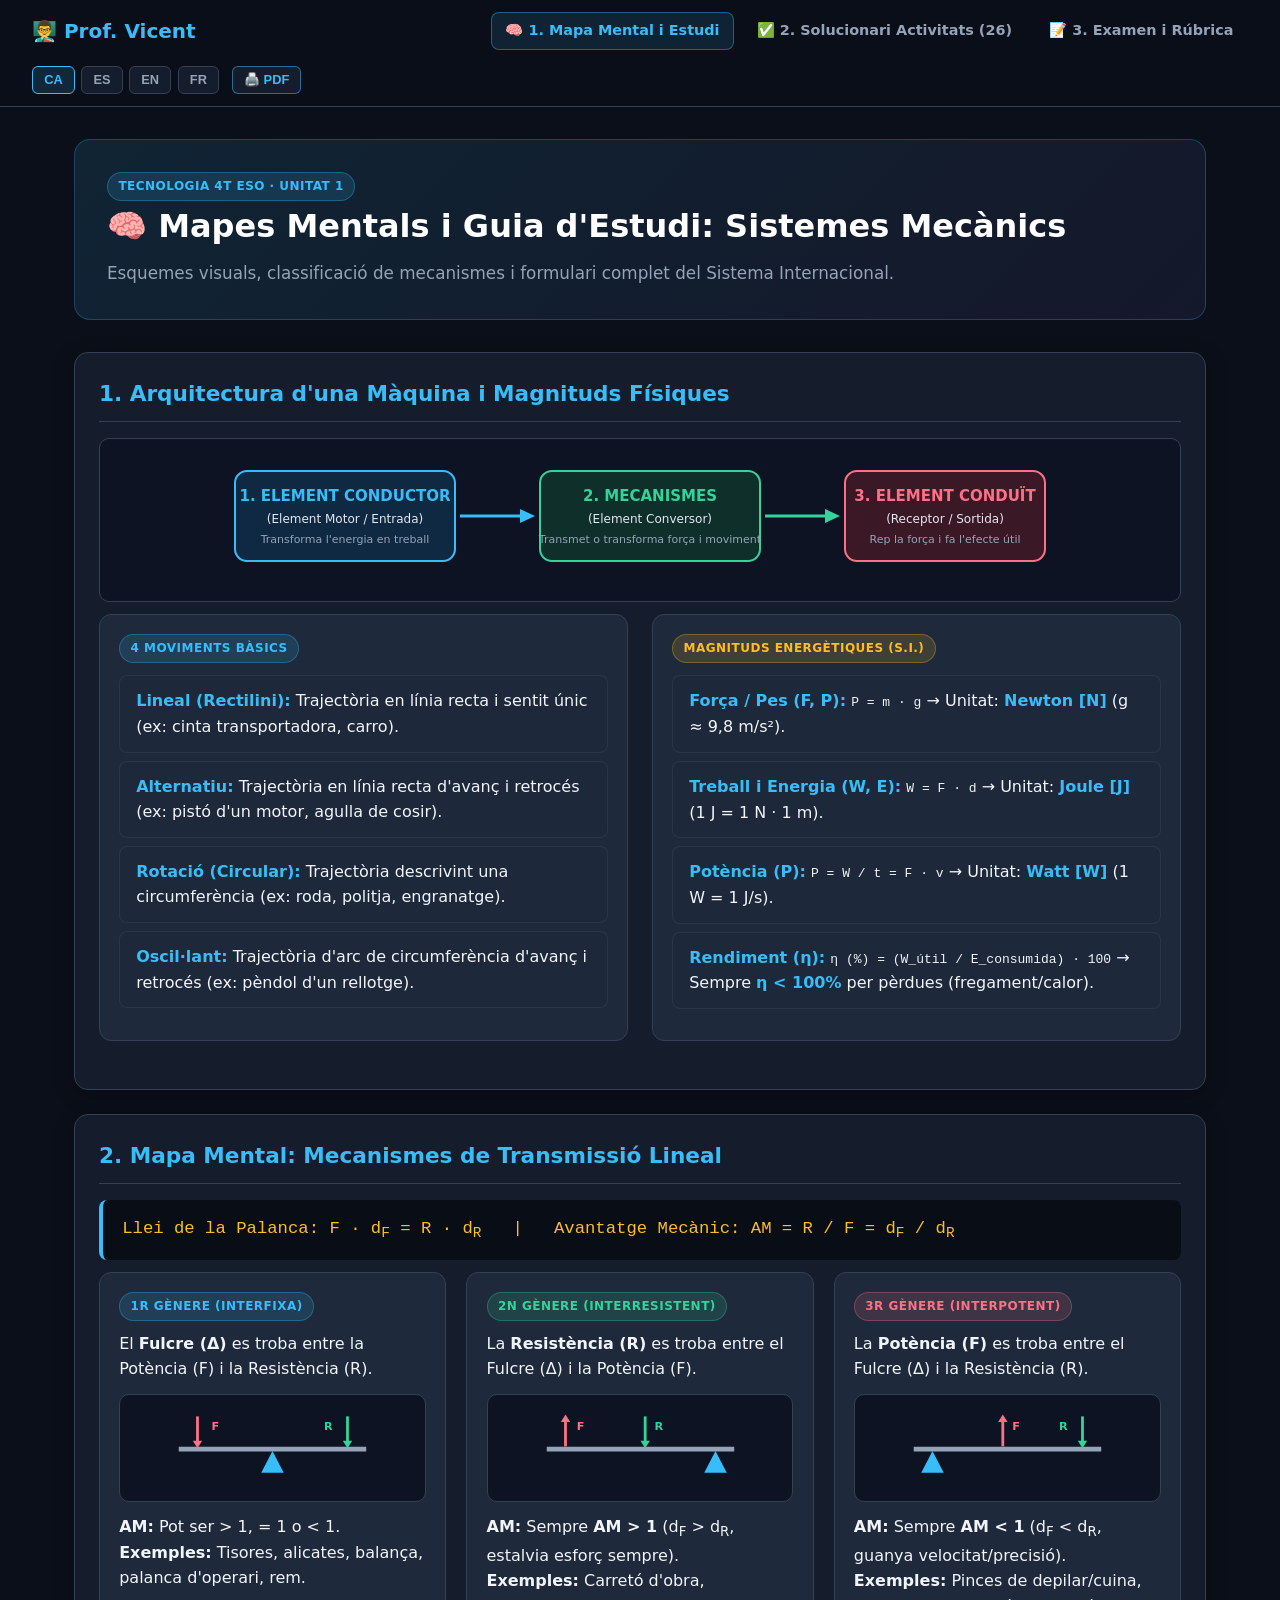
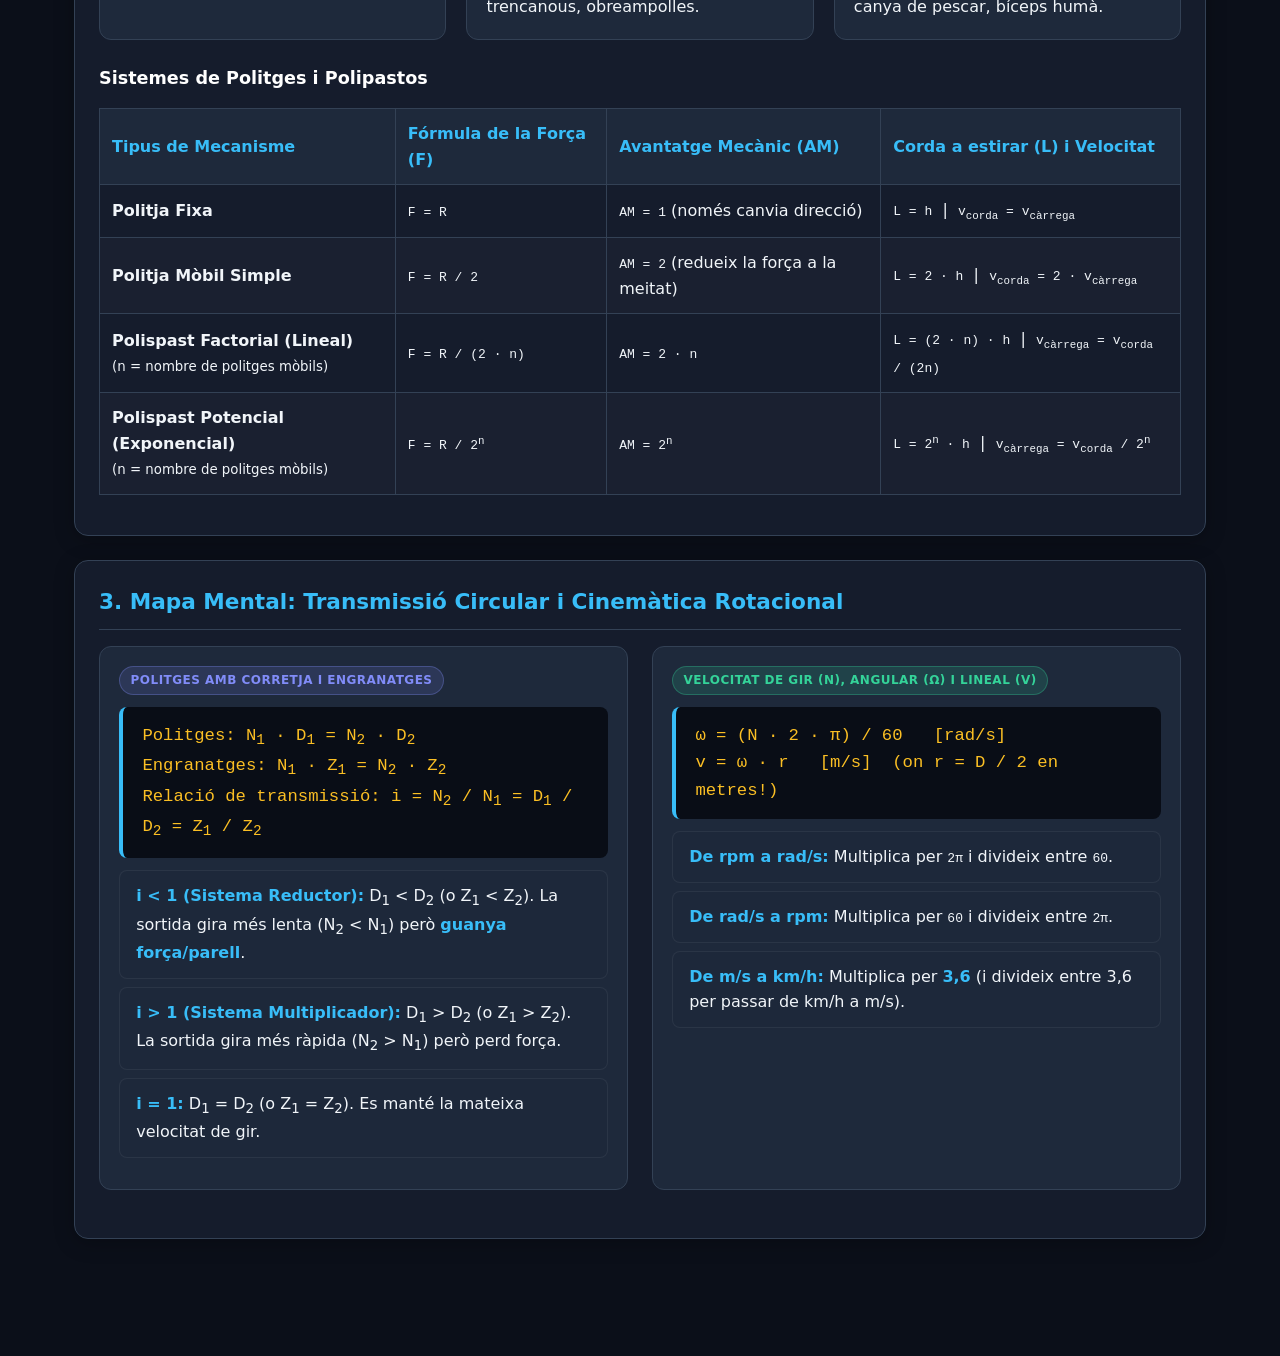
<file: tec4/1_mapa_mental_mecanismes.html>
<!DOCTYPE html>
<html lang="ca">
<head>
    <meta charset="UTF-8">
    <meta name="viewport" content="width=device-width, initial-scale=1.0">
    <title>Tecnologia 4t ESO · UP1: Mapa Mental Sistemes Mecànics</title>
    <style>
:root {
    --bg-main: #0b0f19;
    --bg-card: #151c2c;
    --bg-card-alt: #1e293b;
    --text-main: #f1f5f9;
    --text-muted: #94a3b8;
    --accent-blue: #38bdf8;
    --accent-indigo: #818cf8;
    --accent-emerald: #34d399;
    --accent-amber: #fbbf24;
    --accent-rose: #fb7185;
    --border-color: #334155;
}
* { box-sizing: border-box; margin: 0; padding: 0; }
body {
    background-color: var(--bg-main);
    color: var(--text-main);
    font-family: 'Segoe UI', system-ui, -apple-system, sans-serif;
    line-height: 1.6;
    padding-bottom: 4rem;
}
.topbar {
    position: sticky; top: 0; z-index: 100;
    background: rgba(11, 15, 25, 0.95);
    backdrop-filter: blur(10px);
    border-bottom: 1px solid var(--border-color);
    padding: 0.75rem 2rem;
    display: flex; justify-content: space-between; align-items: center;
    flex-wrap: wrap; gap: 1rem;
}
.brand {
    font-size: 1.25rem; font-weight: 700; color: var(--accent-blue);
    display: flex; align-items: center; gap: 0.5rem; text-decoration: none;
}
.nav-links { display: flex; gap: 0.5rem; flex-wrap: wrap; }
.nav-link {
    color: var(--text-muted); text-decoration: none;
    padding: 0.4rem 0.85rem; border-radius: 8px;
    font-size: 0.9rem; font-weight: 600;
    border: 1px solid transparent; transition: all 0.2s;
}
.nav-link:hover { color: var(--text-main); background: var(--bg-card-alt); }
.nav-link.active {
    color: var(--accent-blue);
    background: rgba(56, 189, 248, 0.12);
    border-color: rgba(56, 189, 248, 0.4);
}
.controls { display: flex; align-items: center; gap: 0.4rem; }
.lang-btn, .pdf-btn {
    background: var(--bg-card); color: var(--text-muted);
    border: 1px solid var(--border-color);
    padding: 0.35rem 0.7rem; border-radius: 6px;
    font-size: 0.8rem; font-weight: 700; cursor: pointer; transition: all 0.2s;
}
.lang-btn:hover, .pdf-btn:hover { color: var(--text-main); border-color: var(--accent-blue); }
.lang-btn.active {
    background: rgba(56, 189, 248, 0.15);
    color: var(--accent-blue); border-color: var(--accent-blue);
}
.pdf-btn {
    color: var(--accent-blue); border-color: rgba(56, 189, 248, 0.5);
    margin-left: 0.4rem; display: inline-flex; align-items: center; gap: 0.35rem;
}
.container { max-width: 1180px; margin: 0 auto; padding: 2rem 1.5rem; }
.hero {
    background: linear-gradient(135deg, rgba(56, 189, 248, 0.12), rgba(129, 140, 248, 0.08));
    border: 1px solid rgba(56, 189, 248, 0.25);
    border-radius: 16px; padding: 2rem; margin-bottom: 2rem;
}
.hero h1 { font-size: 2rem; color: #fff; margin-bottom: 0.5rem; }
.hero p { color: var(--text-muted); font-size: 1.05rem; }
.badge {
    display: inline-block; padding: 0.25rem 0.65rem; border-radius: 999px;
    font-size: 0.75rem; font-weight: 700; text-transform: uppercase; letter-spacing: 0.04em;
}
.badge-blue { background: rgba(56, 189, 248, 0.15); color: var(--accent-blue); border: 1px solid rgba(56, 189, 248, 0.3); }
.badge-emerald { background: rgba(52, 211, 153, 0.15); color: var(--accent-emerald); border: 1px solid rgba(52, 211, 153, 0.3); }
.badge-amber { background: rgba(251, 191, 36, 0.15); color: var(--accent-amber); border: 1px solid rgba(251, 191, 36, 0.3); }
.badge-rose { background: rgba(251, 113, 133, 0.15); color: var(--accent-rose); border: 1px solid rgba(251, 113, 133, 0.3); }
.badge-indigo { background: rgba(129, 140, 248, 0.15); color: var(--accent-indigo); border: 1px solid rgba(129, 140, 248, 0.3); }
.grid-2 { display: grid; grid-template-columns: repeat(auto-fit, minmax(340px, 1fr)); gap: 1.5rem; margin-bottom: 1.5rem; }
.grid-3 { display: grid; grid-template-columns: repeat(auto-fit, minmax(280px, 1fr)); gap: 1.25rem; margin-bottom: 1.5rem; }
.card {
    background: var(--bg-card); border: 1px solid var(--border-color);
    border-radius: 14px; padding: 1.5rem; margin-bottom: 1.5rem;
    box-shadow: 0 4px 20px rgba(0, 0, 0, 0.25);
}
.card h2 {
    font-size: 1.35rem; color: var(--accent-blue); margin-bottom: 1rem;
    display: flex; align-items: center; gap: 0.5rem;
    border-bottom: 1px solid var(--border-color); padding-bottom: 0.6rem;
}
.card h3 { font-size: 1.1rem; color: #fff; margin: 0.75rem 0 0.5rem; }
.formula-box {
    background: #090d16; border-left: 4px solid var(--accent-blue);
    padding: 0.9rem 1.2rem; border-radius: 8px;
    font-family: 'Cambria Math', 'Consolas', monospace;
    font-size: 1.08rem; color: var(--accent-amber); margin: 0.75rem 0; overflow-x: auto;
}
.step-list { list-style: none; margin: 0.75rem 0; }
.step-list li {
    background: rgba(30, 41, 59, 0.55); border: 1px solid rgba(255, 255, 255, 0.06);
    border-radius: 8px; padding: 0.75rem 1rem; margin-bottom: 0.5rem;
}
.step-list li strong { color: var(--accent-blue); }
table { width: 100%; border-collapse: collapse; margin: 1rem 0; }
th, td { border: 1px solid var(--border-color); padding: 0.75rem; text-align: left; }
th { background: var(--bg-card-alt); color: var(--accent-blue); font-weight: 700; }
tr:nth-child(even) { background: rgba(255, 255, 255, 0.02); }
.mm-branch {
    background: var(--bg-card-alt); border: 1px solid var(--border-color);
    border-radius: 12px; padding: 1.2rem; position: relative;
}
.mm-branch-title { font-weight: 700; font-size: 1.1rem; margin-bottom: 0.6rem; display: flex; align-items: center; gap: 0.5rem; }
.svg-diagram {
    background: #0d1322; border: 1px solid var(--border-color);
    border-radius: 10px; padding: 0.75rem; margin: 0.75rem 0; text-align: center;
}
@media print {
    body { background: #ffffff !important; color: #000000 !important; padding: 0 !important; }
    .topbar, .no-print { display: none !important; }
    .container { max-width: 100% !important; padding: 0.5cm !important; }
    .card, .hero, .mm-branch, .step-list li {
        background: #ffffff !important; color: #000000 !important;
        border: 1px solid #cbd5e1 !important; box-shadow: none !important;
        break-inside: avoid; margin-bottom: 0.8rem !important;
    }
    .hero h1, .card h2, .card h3, th, .step-list li strong { color: #0f172a !important; }
    .formula-box { background: #f8fafc !important; color: #0f172a !important; border-left: 4px solid #0284c7 !important; }
}
    </style>
</head>
<body>
    <header class="topbar">
        <a href="1_mapa_mental_mecanismes.html" class="brand">👨‍🏫 Prof. Vicent</a>
        <nav class="nav-links">
            <a href="1_mapa_mental_mecanismes.html" class="nav-link active"
               data-es="🧠 1. Mapa Mental y Estudio"
               data-en="🧠 1. Mind Map & Study Guide"
               data-fr="🧠 1. Carte Mentale et Étude">🧠 1. Mapa Mental i Estudi</a>
            <a href="2_solucionari_activitats_mecanismes.html" class="nav-link"
               data-es="✅ 2. Solucionario Actividades (26)"
               data-en="✅ 2. Activities Solutions (26)"
               data-fr="✅ 2. Corrigé des Activités (26)">✅ 2. Solucionari Activitats (26)</a>
            <a href="3_examen_mecanismes.html" class="nav-link"
               data-es="📝 3. Examen y Rúbrica"
               data-en="📝 3. Exam & Rubric"
               data-fr="📝 3. Examen et Barème">📝 3. Examen i Rúbrica</a>
        </nav>
        <div class="controls">
            <button class="lang-btn active" data-lang="ca" onclick="setLang('ca')">CA</button>
            <button class="lang-btn" data-lang="es" onclick="setLang('es')">ES</button>
            <button class="lang-btn" data-lang="en" onclick="setLang('en')">EN</button>
            <button class="lang-btn" data-lang="fr" onclick="setLang('fr')">FR</button>
            <button class="pdf-btn" onclick="window.print()">🖨️ PDF</button>
        </div>
    </header>

    <main class="container">
        <section class="hero">
            <span class="badge badge-blue"
                  data-es="Tecnología 4º ESO · Unidad 1"
                  data-en="Technology Grade 10 · Unit 1"
                  data-fr="Technologie 4e ESO · Unité 1">Tecnologia 4t ESO · Unitat 1</span>
            <h1 data-es="🧠 Mapas Mentales y Guía de Estudio: Sistemas Mecánicos"
                data-en="🧠 Mind Maps & Study Guide: Mechanical Systems"
                data-fr="🧠 Cartes Mentales et Guide d'Étude : Systèmes Mécaniques">🧠 Mapes Mentals i Guia d'Estudi: Sistemes Mecànics</h1>
            <p data-es="Esquemas visuales, clasificación de mecanismos y formulario completo del Sistema Internacional."
               data-en="Visual diagrams, mechanism classification, and complete International System (SI) formula sheet."
               data-fr="Schémas visuels, classification des mécanismes et formulaire complet du Système International.">Esquemes visuals, classificació de mecanismes i formulari complet del Sistema Internacional.</p>
        </section>

        <!-- MAPA MENTAL 1: ESTRUCTURA DE LES MÀQUINES I MAGNITUDS -->
        <section class="card">
            <h2 data-es="1. Arquitectura de una Máquina y Magnitudes Físicas"
                data-en="1. Machine Architecture & Physical Quantities"
                data-fr="1. Architecture d'une Machine et Grandeurs Physiques">1. Arquitectura d'una Màquina i Magnituds Físiques</h2>
            <div class="svg-diagram">
                <svg viewBox="0 0 850 130" width="100%" height="130">
                    <rect x="20" y="20" width="220" height="90" rx="12" fill="#0f2942" stroke="#38bdf8" stroke-width="2"/>
                    <text x="130" y="50" fill="#38bdf8" font-weight="bold" font-size="15" text-anchor="middle"
                          data-es="1. ELEMENTO CONDUCTOR" data-en="1. DRIVER ELEMENT" data-fr="1. ÉLÉMENT MOTEUR">1. ELEMENT CONDUCTOR</text>
                    <text x="130" y="72" fill="#e2e8f0" font-size="12" text-anchor="middle"
                          data-es="(Elemento Motor / Entrada)" data-en="(Motor / Input Element)" data-fr="(Conducteur / Entrée)">(Element Motor / Entrada)</text>
                    <text x="130" y="92" fill="#94a3b8" font-size="11" text-anchor="middle"
                          data-es="Transforma la energía en trabajo" data-en="Transforms energy into work" data-fr="Transforme l'énergie en travail">Transforma l'energia en treball</text>

                    <line x1="245" y1="65" x2="305" y2="65" stroke="#38bdf8" stroke-width="3"/>
                    <polygon points="305,58 320,65 305,72" fill="#38bdf8"/>

                    <rect x="325" y="20" width="220" height="90" rx="12" fill="#0f2f2a" stroke="#34d399" stroke-width="2"/>
                    <text x="435" y="50" fill="#34d399" font-weight="bold" font-size="15" text-anchor="middle"
                          data-es="2. MECANISMOS" data-en="2. MECHANISMS" data-fr="2. MÉCANISMES">2. MECANISMES</text>
                    <text x="435" y="72" fill="#e2e8f0" font-size="12" text-anchor="middle"
                          data-es="(Elemento Conversor)" data-en="(Converter / Transmitter)" data-fr="(Élément Convertisseur)">(Element Conversor)</text>
                    <text x="435" y="92" fill="#94a3b8" font-size="11" text-anchor="middle"
                          data-es="Transmite o transforma fuerza y movimiento" data-en="Transmits or transforms force & motion" data-fr="Transmet ou transforme force et mouvement">Transmet o transforma força i moviment</text>

                    <line x1="550" y1="65" x2="610" y2="65" stroke="#34d399" stroke-width="3"/>
                    <polygon points="610,58 625,65 610,72" fill="#34d399"/>

                    <rect x="630" y="20" width="200" height="90" rx="12" fill="#3b1826" stroke="#fb7185" stroke-width="2"/>
                    <text x="730" y="50" fill="#fb7185" font-weight="bold" font-size="15" text-anchor="middle"
                          data-es="3. ELEMENTO CONDUCIDO" data-en="3. DRIVEN ELEMENT" data-fr="3. ÉLÉMENT RÉCEPTEUR">3. ELEMENT CONDUÏT</text>
                    <text x="730" y="72" fill="#e2e8f0" font-size="12" text-anchor="middle"
                          data-es="(Receptor / Salida)" data-en="(Receiver / Output)" data-fr="(Conduit / Sortie)">(Receptor / Sortida)</text>
                    <text x="730" y="92" fill="#94a3b8" font-size="11" text-anchor="middle"
                          data-es="Recibe la fuerza y realiza el trabajo útil" data-en="Receives force and performs useful work" data-fr="Reçoit la force et produit l'effet utile">Rep la força i fa l'efecte útil</text>
                </svg>
            </div>

            <div class="grid-2">
                <div class="mm-branch">
                    <div class="mm-branch-title">
                        <span class="badge badge-blue"
                              data-es="4 Movimientos Básicos"
                              data-en="4 Basic Motions"
                              data-fr="4 Mouvements de Base">4 Moviments Bàsics</span>
                    </div>
                    <ul class="step-list">
                        <li data-es="<strong>Lineal (Rectilíneo):</strong> Trayectoria en línea recta y sentido único (ej.: cinta transportadora, carro)."
                            data-en="<strong>Linear (Rectilinear):</strong> Straight-line trajectory in a single direction (e.g., conveyor belt, cart)."
                            data-fr="<strong>Linéaire (Rectiligne) :</strong> Trajectoire en ligne droite et sens unique (ex. : tapis roulant, chariot)."><strong>Lineal (Rectilini):</strong> Trajectòria en línia recta i sentit únic (ex: cinta transportadora, carro).</li>
                        <li data-es="<strong>Alternativo:</strong> Trayectoria en línea recta de avance y retroceso (ej.: pistón de un motor, aguja de coser)."
                            data-en="<strong>Reciprocating (Alternating):</strong> Back-and-forth straight-line trajectory (e.g., engine piston, sewing needle)."
                            data-fr="<strong>Alternatif :</strong> Trajectoire rectiligne de va-et-vient (ex. : piston de moteur, aiguille à coudre)."><strong>Alternatiu:</strong> Trajectòria en línia recta d'avanç i retrocés (ex: pistó d'un motor, agulla de cosir).</li>
                        <li data-es="<strong>Rotación (Circular):</strong> Trayectoria describiendo una circunferencia (ej.: rueda, polea, engranaje)."
                            data-en="<strong>Rotary (Circular):</strong> Trajectory describing a circle (e.g., wheel, pulley, gear)."
                            data-fr="<strong>Rotation (Circulaire) :</strong> Trajectoire décrivant une circonférence (ex. : roue, poulie, engrenage)."><strong>Rotació (Circular):</strong> Trajectòria descrivint una circumferència (ex: roda, politja, engranatge).</li>
                        <li data-es="<strong>Oscilante:</strong> Trayectoria de arco de circunferencia de avance y retroceso (ej.: péndulo de un reloj)."
                            data-en="<strong>Oscillating:</strong> Back-and-forth circular arc trajectory (e.g., clock pendulum)."
                            data-fr="<strong>Oscillant :</strong> Trajectoire en arc de cercle de va-et-vient (ex. : pendule d'horloge)."><strong>Oscil·lant:</strong> Trajectòria d'arc de circumferència d'avanç i retrocés (ex: pèndol d'un rellotge).</li>
                    </ul>
                </div>
                <div class="mm-branch">
                    <div class="mm-branch-title">
                        <span class="badge badge-amber"
                              data-es="Magnitudes Energéticas (S.I.)"
                              data-en="Energy Quantities (S.I.)"
                              data-fr="Grandeurs Énergétiques (S.I.)">Magnituds Energètiques (S.I.)</span>
                    </div>
                    <ul class="step-list">
                        <li data-es="<strong>Fuerza / Peso (F, P):</strong> <code>P = m · g</code> &rarr; Unidad: <strong>Newton [N]</strong> (g &approx; 9,8 m/s²)."
                            data-en="<strong>Force / Weight (F, P):</strong> <code>P = m · g</code> &rarr; Unit: <strong>Newton [N]</strong> (g &approx; 9.8 m/s²)."
                            data-fr="<strong>Force / Poids (F, P) :</strong> <code>P = m · g</code> &rarr; Unité : <strong>Newton [N]</strong> (g &approx; 9,8 m/s²)."><strong>Força / Pes (F, P):</strong> <code>P = m · g</code> &rarr; Unitat: <strong>Newton [N]</strong> (g &approx; 9,8 m/s²).</li>
                        <li data-es="<strong>Trabajo y Energía (W, E):</strong> <code>W = F · d</code> &rarr; Unidad: <strong>Julio [J]</strong> (1 J = 1 N · 1 m)."
                            data-en="<strong>Work & Energy (W, E):</strong> <code>W = F · d</code> &rarr; Unit: <strong>Joule [J]</strong> (1 J = 1 N · 1 m)."
                            data-fr="<strong>Travail et Énergie (W, E) :</strong> <code>W = F · d</code> &rarr; Unité : <strong>Joule [J]</strong> (1 J = 1 N · 1 m)."><strong>Treball i Energia (W, E):</strong> <code>W = F · d</code> &rarr; Unitat: <strong>Joule [J]</strong> (1 J = 1 N · 1 m).</li>
                        <li data-es="<strong>Potencia (P):</strong> <code>P = W / t = F · v</code> &rarr; Unidad: <strong>Vatio [W]</strong> (1 W = 1 J/s)."
                            data-en="<strong>Power (P):</strong> <code>P = W / t = F · v</code> &rarr; Unit: <strong>Watt [W]</strong> (1 W = 1 J/s)."
                            data-fr="<strong>Puissance (P) :</strong> <code>P = W / t = F · v</code> &rarr; Unité : <strong>Watt [W]</strong> (1 W = 1 J/s)."><strong>Potència (P):</strong> <code>P = W / t = F · v</code> &rarr; Unitat: <strong>Watt [W]</strong> (1 W = 1 J/s).</li>
                        <li data-es="<strong>Rendimiento (&eta;):</strong> <code>&eta; (%) = (W_útil / E_consumida) · 100</code> &rarr; Siempre <strong>&eta; &lt; 100%</strong> por pérdidas (rozamiento/calor)."
                            data-en="<strong>Efficiency (&eta;):</strong> <code>&eta; (%) = (W_useful / E_consumed) · 100</code> &rarr; Always <strong>&eta; &lt; 100%</strong> due to losses (friction/heat)."
                            data-fr="<strong>Rendement (&eta;) :</strong> <code>&eta; (%) = (W_utile / E_consommée) · 100</code> &rarr; Toujours <strong>&eta; &lt; 100%</strong> à cause des pertes (frottement/chaleur)."><strong>Rendiment (&eta;):</strong> <code>&eta; (%) = (W_útil / E_consumida) · 100</code> &rarr; Sempre <strong>&eta; &lt; 100%</strong> per pèrdues (fregament/calor).</li>
                    </ul>
                </div>
            </div>
        </section>

        <!-- MAPA MENTAL 2: TRANSMISSIÓ LINEAL -->
        <section class="card">
            <h2 data-es="2. Mapa Mental: Mecanismos de Transmisión Lineal"
                data-en="2. Mind Map: Linear Transmission Mechanisms"
                data-fr="2. Carte Mentale : Mécanismes de Transmission Linéaire">2. Mapa Mental: Mecanismes de Transmissió Lineal</h2>
            <div class="formula-box"
                 data-es="Ley de la Palanca: F · d<sub>F</sub> = R · d<sub>R</sub> &nbsp;&nbsp;|&nbsp;&nbsp; Ventaja Mecánica: AM = R / F = d<sub>F</sub> / d<sub>R</sub>"
                 data-en="Law of the Lever: F · d<sub>F</sub> = R · d<sub>R</sub> &nbsp;&nbsp;|&nbsp;&nbsp; Mechanical Advantage: MA = R / F = d<sub>F</sub> / d<sub>R</sub>"
                 data-fr="Loi du Levier : F · d<sub>F</sub> = R · d<sub>R</sub> &nbsp;&nbsp;|&nbsp;&nbsp; Avantage Mécanique : AM = R / F = d<sub>F</sub> / d<sub>R</sub>">
                Llei de la Palanca: F · d<sub>F</sub> = R · d<sub>R</sub> &nbsp;&nbsp;|&nbsp;&nbsp; Avantatge Mecànic: AM = R / F = d<sub>F</sub> / d<sub>R</sub>
            </div>

            <div class="grid-3">
                <div class="mm-branch">
                    <div class="mm-branch-title">
                        <span class="badge badge-blue"
                              data-es="1er Género (Interfija)"
                              data-en="1st Class Lever"
                              data-fr="1er Genre (Inter-appui)">1r Gènere (Interfixa)</span>
                    </div>
                    <p data-es="El <strong>Fulcro (&Delta;)</strong> está entre la Potencia (F) y la Resistencia (R)."
                       data-en="The <strong>Fulcrum (&Delta;)</strong> is located between the Effort (F) and the Load/Resistance (R)."
                       data-fr="Le <strong>Point d'appui (&Delta;)</strong> se trouve entre la Force (F) et la Résistance (R).">El <strong>Fulcre (&Delta;)</strong> es troba entre la Potència (F) i la Resistència (R).</p>
                    <div class="svg-diagram">
                        <svg viewBox="0 0 240 80" width="100%" height="75">
                            <line x1="20" y1="45" x2="220" y2="45" stroke="#94a3b8" stroke-width="5"/>
                            <polygon points="120,47 108,70 132,70" fill="#38bdf8"/>
                            <line x1="40" y1="10" x2="40" y2="40" stroke="#fb7185" stroke-width="3"/>
                            <polygon points="35,36 40,44 45,36" fill="#fb7185"/>
                            <text x="40" y="25" fill="#fb7185" font-size="12" font-weight="bold" dx="15">F</text>
                            <line x1="200" y1="10" x2="200" y2="40" stroke="#34d399" stroke-width="3"/>
                            <polygon points="195,36 200,44 205,36" fill="#34d399"/>
                            <text x="175" y="25" fill="#34d399" font-size="12" font-weight="bold">R</text>
                        </svg>
                    </div>
                    <p data-es="<strong>AM:</strong> Puede ser &gt; 1, = 1 o &lt; 1."
                       data-en="<strong>MA:</strong> Can be &gt; 1, = 1, or &lt; 1."
                       data-fr="<strong>AM :</strong> Peut être &gt; 1, = 1 ou &lt; 1."><strong>AM:</strong> Pot ser &gt; 1, = 1 o &lt; 1.</p>
                    <p data-es="<strong>Ejemplos:</strong> Tijeras, alicates, balanza, barra de operario, remo."
                       data-en="<strong>Examples:</strong> Scissors, pliers, balance scale, crowbar, oar."
                       data-fr="<strong>Exemples :</strong> Ciseaux, pinces, balance, pied-de-biche, rame."><strong>Exemples:</strong> Tisores, alicates, balança, palanca d'operari, rem.</p>
                </div>

                <div class="mm-branch">
                    <div class="mm-branch-title">
                        <span class="badge badge-emerald"
                              data-es="2º Género (Interresistente)"
                              data-en="2nd Class Lever"
                              data-fr="2e Genre (Inter-résistant)">2n Gènere (Interresistent)</span>
                    </div>
                    <p data-es="La <strong>Resistencia (R)</strong> está entre el Fulcro (&Delta;) y la Potencia (F)."
                       data-en="The <strong>Resistance (R)</strong> is located between the Fulcrum (&Delta;) and the Effort (F)."
                       data-fr="La <strong>Résistance (R)</strong> se trouve entre le Point d'appui (&Delta;) et la Force (F).">La <strong>Resistència (R)</strong> es troba entre el Fulcre (&Delta;) i la Potència (F).</p>
                    <div class="svg-diagram">
                        <svg viewBox="0 0 240 80" width="100%" height="75">
                            <line x1="20" y1="45" x2="220" y2="45" stroke="#94a3b8" stroke-width="5"/>
                            <polygon points="200,47 188,70 212,70" fill="#38bdf8"/>
                            <line x1="40" y1="42" x2="40" y2="12" stroke="#fb7185" stroke-width="3"/>
                            <polygon points="35,16 40,8 45,16" fill="#fb7185"/>
                            <text x="52" y="25" fill="#fb7185" font-size="12" font-weight="bold">F</text>
                            <line x1="125" y1="10" x2="125" y2="40" stroke="#34d399" stroke-width="3"/>
                            <polygon points="120,36 125,44 130,36" fill="#34d399"/>
                            <text x="135" y="25" fill="#34d399" font-size="12" font-weight="bold">R</text>
                        </svg>
                    </div>
                    <p data-es="<strong>AM:</strong> Siempre <strong>AM &gt; 1</strong> (d<sub>F</sub> &gt; d<sub>R</sub>, ahorra esfuerzo siempre)."
                       data-en="<strong>MA:</strong> Always <strong>MA &gt; 1</strong> (d<sub>F</sub> &gt; d<sub>R</sub>, always multiplies force)."
                       data-fr="<strong>AM :</strong> Toujours <strong>AM &gt; 1</strong> (d<sub>F</sub> &gt; d<sub>R</sub>, économise toujours l'effort)."><strong>AM:</strong> Sempre <strong>AM &gt; 1</strong> (d<sub>F</sub> &gt; d<sub>R</sub>, estalvia esforç sempre).</p>
                    <p data-es="<strong>Ejemplos:</strong> Carretilla de obra, cascanueces, abrebotellas."
                       data-en="<strong>Examples:</strong> Wheelbarrow, nutcracker, bottle opener."
                       data-fr="<strong>Exemples :</strong> Brouette, casse-noix, décapsuleur."><strong>Exemples:</strong> Carretó d'obra, trencanous, obreampolles.</p>
                </div>

                <div class="mm-branch">
                    <div class="mm-branch-title">
                        <span class="badge badge-rose"
                              data-es="3er Género (Interpotente)"
                              data-en="3rd Class Lever"
                              data-fr="3e Genre (Inter-moteur)">3r Gènere (Interpotent)</span>
                    </div>
                    <p data-es="La <strong>Potencia (F)</strong> está entre el Fulcro (&Delta;) y la Resistencia (R)."
                       data-en="The <strong>Effort (F)</strong> is located between the Fulcrum (&Delta;) and the Resistance (R)."
                       data-fr="La <strong>Force (F)</strong> se trouve entre le Point d'appui (&Delta;) et la Résistance (R).">La <strong>Potència (F)</strong> es troba entre el Fulcre (&Delta;) i la Resistència (R).</p>
                    <div class="svg-diagram">
                        <svg viewBox="0 0 240 80" width="100%" height="75">
                            <line x1="20" y1="45" x2="220" y2="45" stroke="#94a3b8" stroke-width="5"/>
                            <polygon points="40,47 28,70 52,70" fill="#38bdf8"/>
                            <line x1="115" y1="42" x2="115" y2="12" stroke="#fb7185" stroke-width="3"/>
                            <polygon points="110,16 115,8 120,16" fill="#fb7185"/>
                            <text x="125" y="25" fill="#fb7185" font-size="12" font-weight="bold">F</text>
                            <line x1="200" y1="10" x2="200" y2="40" stroke="#34d399" stroke-width="3"/>
                            <polygon points="195,36 200,44 205,36" fill="#34d399"/>
                            <text x="175" y="25" fill="#34d399" font-size="12" font-weight="bold">R</text>
                        </svg>
                    </div>
                    <p data-es="<strong>AM:</strong> Siempre <strong>AM &lt; 1</strong> (d<sub>F</sub> &lt; d<sub>R</sub>, gana velocidad/precisión)."
                       data-en="<strong>MA:</strong> Always <strong>MA &lt; 1</strong> (d<sub>F</sub> &lt; d<sub>R</sub>, gains speed/precision)."
                       data-fr="<strong>AM :</strong> Toujours <strong>AM &lt; 1</strong> (d<sub>F</sub> &lt; d<sub>R</sub>, gagne en vitesse/précision)."><strong>AM:</strong> Sempre <strong>AM &lt; 1</strong> (d<sub>F</sub> &lt; d<sub>R</sub>, guanya velocitat/precisió).</p>
                    <p data-es="<strong>Ejemplos:</strong> Pinzas de depilar/cocina, caña de pescar, bíceps humano."
                       data-en="<strong>Examples:</strong> Tweezers/kitchen tongs, fishing rod, human biceps."
                       data-fr="<strong>Exemples :</strong> Pince à épiler/cuisine, canne à pêche, biceps humain."><strong>Exemples:</strong> Pinces de depilar/cuina, canya de pescar, bíceps humà.</p>
                </div>
            </div>

            <h3 data-es="Sistemas de Poleas y Polipastos"
                data-en="Pulley & Hoist Systems"
                data-fr="Systèmes de Poulies et Palans">Sistemes de Politges i Polipastos</h3>
            <table>
                <thead>
                    <tr>
                        <th data-es="Tipo de Mecanismo" data-en="Mechanism Type" data-fr="Type de Mécanisme">Tipus de Mecanisme</th>
                        <th data-es="Fórmula de la Fuerza (F)" data-en="Force Formula (F)" data-fr="Formule de la Force (F)">Fórmula de la Força (F)</th>
                        <th data-es="Ventaja Mecánica (AM)" data-en="Mechanical Advantage (MA)" data-fr="Avantage Mécanique (AM)">Avantatge Mecànic (AM)</th>
                        <th data-es="Cuerda a estirar (L) y Velocidad" data-en="Rope Pulled (L) & Speed" data-fr="Corde à tirer (L) et Vitesse">Corda a estirar (L) i Velocitat</th>
                    </tr>
                </thead>
                <tbody>
                    <tr>
                        <td data-es="<strong>Polea Fija</strong>" data-en="<strong>Fixed Pulley</strong>" data-fr="<strong>Poulie Fixe</strong>"><strong>Politja Fixa</strong></td>
                        <td><code>F = R</code></td>
                        <td data-es="<code>AM = 1</code> (solo cambia dirección)" data-en="<code>MA = 1</code> (only changes direction)" data-fr="<code>AM = 1</code> (change uniquement la direction)"><code>AM = 1</code> (només canvia direcció)</td>
                        <td data-es="<code>L = h</code> &nbsp;|&nbsp; <code>v<sub>cuerda</sub> = v<sub>carga</sub></code>" data-en="<code>L = h</code> &nbsp;|&nbsp; <code>v<sub>rope</sub> = v<sub>load</sub></code>" data-fr="<code>L = h</code> &nbsp;|&nbsp; <code>v<sub>corde</sub> = v<sub>charge</sub></code>"><code>L = h</code> &nbsp;|&nbsp; <code>v<sub>corda</sub> = v<sub>càrrega</sub></code></td>
                    </tr>
                    <tr>
                        <td data-es="<strong>Polea Móvil Simple</strong>" data-en="<strong>Single Movable Pulley</strong>" data-fr="<strong>Poulie Mobile Simple</strong>"><strong>Politja Mòbil Simple</strong></td>
                        <td><code>F = R / 2</code></td>
                        <td data-es="<code>AM = 2</code> (reduce la fuerza a la mitad)" data-en="<code>MA = 2</code> (halves the effort force)" data-fr="<code>AM = 2</code> (divise la force par deux)"><code>AM = 2</code> (redueix la força a la meitat)</td>
                        <td data-es="<code>L = 2 · h</code> &nbsp;|&nbsp; <code>v<sub>cuerda</sub> = 2 · v<sub>carga</sub></code>" data-en="<code>L = 2 · h</code> &nbsp;|&nbsp; <code>v<sub>rope</sub> = 2 · v<sub>load</sub></code>" data-fr="<code>L = 2 · h</code> &nbsp;|&nbsp; <code>v<sub>corde</sub> = 2 · v<sub>charge</sub></code>"><code>L = 2 · h</code> &nbsp;|&nbsp; <code>v<sub>corda</sub> = 2 · v<sub>càrrega</sub></code></td>
                    </tr>
                    <tr>
                        <td data-es="<strong>Polipasto Factorial (Lineal)</strong><br><small>(n = número de poleas móviles)</small>" data-en="<strong>Factorial (Linear) Hoist</strong><br><small>(n = number of movable pulleys)</small>" data-fr="<strong>Palan Factoriel (Linéaire)</strong><br><small>(n = nombre de poulies mobiles)</small>"><strong>Polispast Factorial (Lineal)</strong><br><small>(n = nombre de politges mòbils)</small></td>
                        <td><code>F = R / (2 · n)</code></td>
                        <td><code>AM = 2 · n</code></td>
                        <td data-es="<code>L = (2 · n) · h</code> &nbsp;|&nbsp; <code>v<sub>carga</sub> = v<sub>cuerda</sub> / (2n)</code>" data-en="<code>L = (2 · n) · h</code> &nbsp;|&nbsp; <code>v<sub>load</sub> = v<sub>rope</sub> / (2n)</code>" data-fr="<code>L = (2 · n) · h</code> &nbsp;|&nbsp; <code>v<sub>charge</sub> = v<sub>corde</sub> / (2n)</code>"><code>L = (2 · n) · h</code> &nbsp;|&nbsp; <code>v<sub>càrrega</sub> = v<sub>corda</sub> / (2n)</code></td>
                    </tr>
                    <tr>
                        <td data-es="<strong>Polipasto Potencial (Exponencial)</strong><br><small>(n = número de poleas móviles)</small>" data-en="<strong>Potential (Exponential) Hoist</strong><br><small>(n = number of movable pulleys)</small>" data-fr="<strong>Palan Potentiel (Exponentiel)</strong><br><small>(n = nombre de poulies mobiles)</small>"><strong>Polispast Potencial (Exponencial)</strong><br><small>(n = nombre de politges mòbils)</small></td>
                        <td><code>F = R / 2<sup>n</sup></code></td>
                        <td><code>AM = 2<sup>n</sup></code></td>
                        <td data-es="<code>L = 2<sup>n</sup> · h</code> &nbsp;|&nbsp; <code>v<sub>carga</sub> = v<sub>cuerda</sub> / 2<sup>n</sup></code>" data-en="<code>L = 2<sup>n</sup> · h</code> &nbsp;|&nbsp; <code>v<sub>load</sub> = v<sub>rope</sub> / 2<sup>n</sup></code>" data-fr="<code>L = 2<sup>n</sup> · h</code> &nbsp;|&nbsp; <code>v<sub>charge</sub> = v<sub>corde</sub> / 2<sup>n</sup></code>"><code>L = 2<sup>n</sup> · h</code> &nbsp;|&nbsp; <code>v<sub>càrrega</sub> = v<sub>corda</sub> / 2<sup>n</sup></code></td>
                    </tr>
                </tbody>
            </table>
        </section>

        <!-- MAPA MENTAL 3: TRANSMISSIÓ CIRCULAR I CINEMÀTICA -->
        <section class="card">
            <h2 data-es="3. Mapa Mental: Transmisión Circular y Cinemática Rotacional"
                data-en="3. Mind Map: Circular Transmission & Rotational Kinematics"
                data-fr="3. Carte Mentale : Transmission Circulaire et Cinématique">3. Mapa Mental: Transmissió Circular i Cinemàtica Rotacional</h2>
            <div class="grid-2">
                <div class="mm-branch">
                    <div class="mm-branch-title">
                        <span class="badge badge-indigo"
                              data-es="Poleas con Correa y Engranajes"
                              data-en="Belt Pulleys & Gears"
                              data-fr="Poulies à Courroie et Engrenages">Politges amb Corretja i Engranatges</span>
                    </div>
                    <div class="formula-box"
                         data-es="Poleas: N<sub>1</sub> · D<sub>1</sub> = N<sub>2</sub> · D<sub>2</sub><br>Engranajes: N<sub>1</sub> · Z<sub>1</sub> = N<sub>2</sub> · Z<sub>2</sub><br>Relación de transmisión: i = N<sub>2</sub> / N<sub>1</sub> = D<sub>1</sub> / D<sub>2</sub> = Z<sub>1</sub> / Z<sub>2</sub>"
                         data-en="Pulleys: N<sub>1</sub> · D<sub>1</sub> = N<sub>2</sub> · D<sub>2</sub><br>Gears: N<sub>1</sub> · Z<sub>1</sub> = N<sub>2</sub> · Z<sub>2</sub><br>Transmission ratio: i = N<sub>2</sub> / N<sub>1</sub> = D<sub>1</sub> / D<sub>2</sub> = Z<sub>1</sub> / Z<sub>2</sub>"
                         data-fr="Poulies : N<sub>1</sub> · D<sub>1</sub> = N<sub>2</sub> · D<sub>2</sub><br>Engrenages : N<sub>1</sub> · Z<sub>1</sub> = N<sub>2</sub> · Z<sub>2</sub><br>Rapport de transmission : i = N<sub>2</sub> / N<sub>1</sub> = D<sub>1</sub> / D<sub>2</sub> = Z<sub>1</sub> / Z<sub>2</sub>">
                        Politges: N<sub>1</sub> · D<sub>1</sub> = N<sub>2</sub> · D<sub>2</sub><br>
                        Engranatges: N<sub>1</sub> · Z<sub>1</sub> = N<sub>2</sub> · Z<sub>2</sub><br>
                        Relació de transmissió: i = N<sub>2</sub> / N<sub>1</sub> = D<sub>1</sub> / D<sub>2</sub> = Z<sub>1</sub> / Z<sub>2</sub>
                    </div>
                    <ul class="step-list">
                        <li data-es="<strong>i &lt; 1 (Sistema Reductor):</strong> D<sub>1</sub> &lt; D<sub>2</sub> (o Z<sub>1</sub> &lt; Z<sub>2</sub>). La salida gira más lenta (N<sub>2</sub> &lt; N<sub>1</sub>) pero <strong>gana fuerza/par</strong>."
                            data-en="<strong>i &lt; 1 (Speed Reducer):</strong> D<sub>1</sub> &lt; D<sub>2</sub> (or Z<sub>1</sub> &lt; Z<sub>2</sub>). Output rotates slower (N<sub>2</sub> &lt; N<sub>1</sub>) but <strong>gains torque/force</strong>."
                            data-fr="<strong>i &lt; 1 (Système Réducteur) :</strong> D<sub>1</sub> &lt; D<sub>2</sub> (ou Z<sub>1</sub> &lt; Z<sub>2</sub>). La sortie tourne plus lentement (N<sub>2</sub> &lt; N<sub>1</sub>) mais <strong>gagne en force/couple</strong>."><strong>i &lt; 1 (Sistema Reductor):</strong> D<sub>1</sub> &lt; D<sub>2</sub> (o Z<sub>1</sub> &lt; Z<sub>2</sub>). La sortida gira més lenta (N<sub>2</sub> &lt; N<sub>1</sub>) però <strong>guanya força/parell</strong>.</li>
                        <li data-es="<strong>i &gt; 1 (Sistema Multiplicador):</strong> D<sub>1</sub> &gt; D<sub>2</sub> (o Z<sub>1</sub> &gt; Z<sub>2</sub>). La salida gira más rápida (N<sub>2</sub> &gt; N<sub>1</sub>) pero pierde fuerza."
                            data-en="<strong>i &gt; 1 (Speed Multiplier):</strong> D<sub>1</sub> &gt; D<sub>2</sub> (or Z<sub>1</sub> &gt; Z<sub>2</sub>). Output rotates faster (N<sub>2</sub> &gt; N<sub>1</sub>) but loses torque."
                            data-fr="<strong>i &gt; 1 (Système Multiplicateur) :</strong> D<sub>1</sub> &gt; D<sub>2</sub> (ou Z<sub>1</sub> &gt; Z<sub>2</sub>). La sortie tourne plus vite (N<sub>2</sub> &gt; N<sub>1</sub>) mais perd en force."><strong>i &gt; 1 (Sistema Multiplicador):</strong> D<sub>1</sub> &gt; D<sub>2</sub> (o Z<sub>1</sub> &gt; Z<sub>2</sub>). La sortida gira més ràpida (N<sub>2</sub> &gt; N<sub>1</sub>) però perd força.</li>
                        <li data-es="<strong>i = 1:</strong> D<sub>1</sub> = D<sub>2</sub> (o Z<sub>1</sub> = Z<sub>2</sub>). Se mantiene la misma velocidad de giro."
                            data-en="<strong>i = 1:</strong> D<sub>1</sub> = D<sub>2</sub> (or Z<sub>1</sub> = Z<sub>2</sub>). Rotational speed remains unchanged."
                            data-fr="<strong>i = 1 :</strong> D<sub>1</sub> = D<sub>2</sub> (ou Z<sub>1</sub> = Z<sub>2</sub>). La vitesse de rotation reste identique."><strong>i = 1:</strong> D<sub>1</sub> = D<sub>2</sub> (o Z<sub>1</sub> = Z<sub>2</sub>). Es manté la mateixa velocitat de gir.</li>
                    </ul>
                </div>

                <div class="mm-branch">
                    <div class="mm-branch-title">
                        <span class="badge badge-emerald"
                              data-es="Velocidad de Giro (N), Angular (&omega;) y Lineal (v)"
                              data-en="Rotational (N), Angular (&omega;) & Linear Speed (v)"
                              data-fr="Vitesse de Rotation (N), Angulaire (&omega;) et Linéaire (v)">Velocitat de Gir (N), Angular (&omega;) i Lineal (v)</span>
                    </div>
                    <div class="formula-box"
                         data-es="&omega; = (N · 2 · &pi;) / 60 &nbsp;&nbsp;[rad/s]<br>v = &omega; · r &nbsp;&nbsp;[m/s] &nbsp;(¡donde r = D / 2 en metros!)"
                         data-en="&omega; = (N · 2 · &pi;) / 60 &nbsp;&nbsp;[rad/s]<br>v = &omega; · r &nbsp;&nbsp;[m/s] &nbsp;(where r = D / 2 in meters!)"
                         data-fr="&omega; = (N · 2 · &pi;) / 60 &nbsp;&nbsp;[rad/s]<br>v = &omega; · r &nbsp;&nbsp;[m/s] &nbsp;(où r = D / 2 en mètres !)">
                        &omega; = (N · 2 · &pi;) / 60 &nbsp;&nbsp;[rad/s]<br>
                        v = &omega; · r &nbsp;&nbsp;[m/s] &nbsp;(on r = D / 2 en metres!)
                    </div>
                    <ul class="step-list">
                        <li data-es="<strong>De rpm a rad/s:</strong> Multiplica por <code>2&pi;</code> y divide entre <code>60</code>."
                            data-en="<strong>From rpm to rad/s:</strong> Multiply by <code>2&pi;</code> and divide by <code>60</code>."
                            data-fr="<strong>De tr/min (rpm) à rad/s :</strong> Multipliez par <code>2&pi;</code> et divisez par <code>60</code>."><strong>De rpm a rad/s:</strong> Multiplica per <code>2&pi;</code> i divideix entre <code>60</code>.</li>
                        <li data-es="<strong>De rad/s a rpm:</strong> Multiplica por <code>60</code> y divide entre <code>2&pi;</code>."
                            data-en="<strong>From rad/s to rpm:</strong> Multiply by <code>60</code> and divide by <code>2&pi;</code>."
                            data-fr="<strong>De rad/s à tr/min (rpm) :</strong> Multipliez par <code>60</code> et divisez par <code>2&pi;</code>."><strong>De rad/s a rpm:</strong> Multiplica per <code>60</code> i divideix entre <code>2&pi;</code>.</li>
                        <li data-es="<strong>De m/s a km/h:</strong> Multiplica por <strong>3,6</strong> (y divide entre 3,6 para pasar de km/h a m/s)."
                            data-en="<strong>From m/s to km/h:</strong> Multiply by <strong>3.6</strong> (and divide by 3.6 to convert km/h to m/s)."
                            data-fr="<strong>De m/s à km/h :</strong> Multipliez par <strong>3,6</strong> (et divisez par 3,6 pour passer de km/h à m/s)."><strong>De m/s a km/h:</strong> Multiplica per <strong>3,6</strong> (i divideix entre 3,6 per passar de km/h a m/s).</li>
                    </ul>
                </div>
            </div>
        </section>
    </main>

    <script>
        function setLang(lang) {
            document.documentElement.lang = lang;
            document.querySelectorAll('.lang-btn').forEach(btn => {
                btn.classList.toggle('active', btn.getAttribute('data-lang') === lang);
            });
            document.querySelectorAll('[data-es]').forEach(el => {
                if (!el.dataset.ca) el.dataset.ca = el.innerHTML;
                if (el.dataset[lang]) el.innerHTML = el.dataset[lang];
            });
        }
    </script>
</body>
</html>
</file>
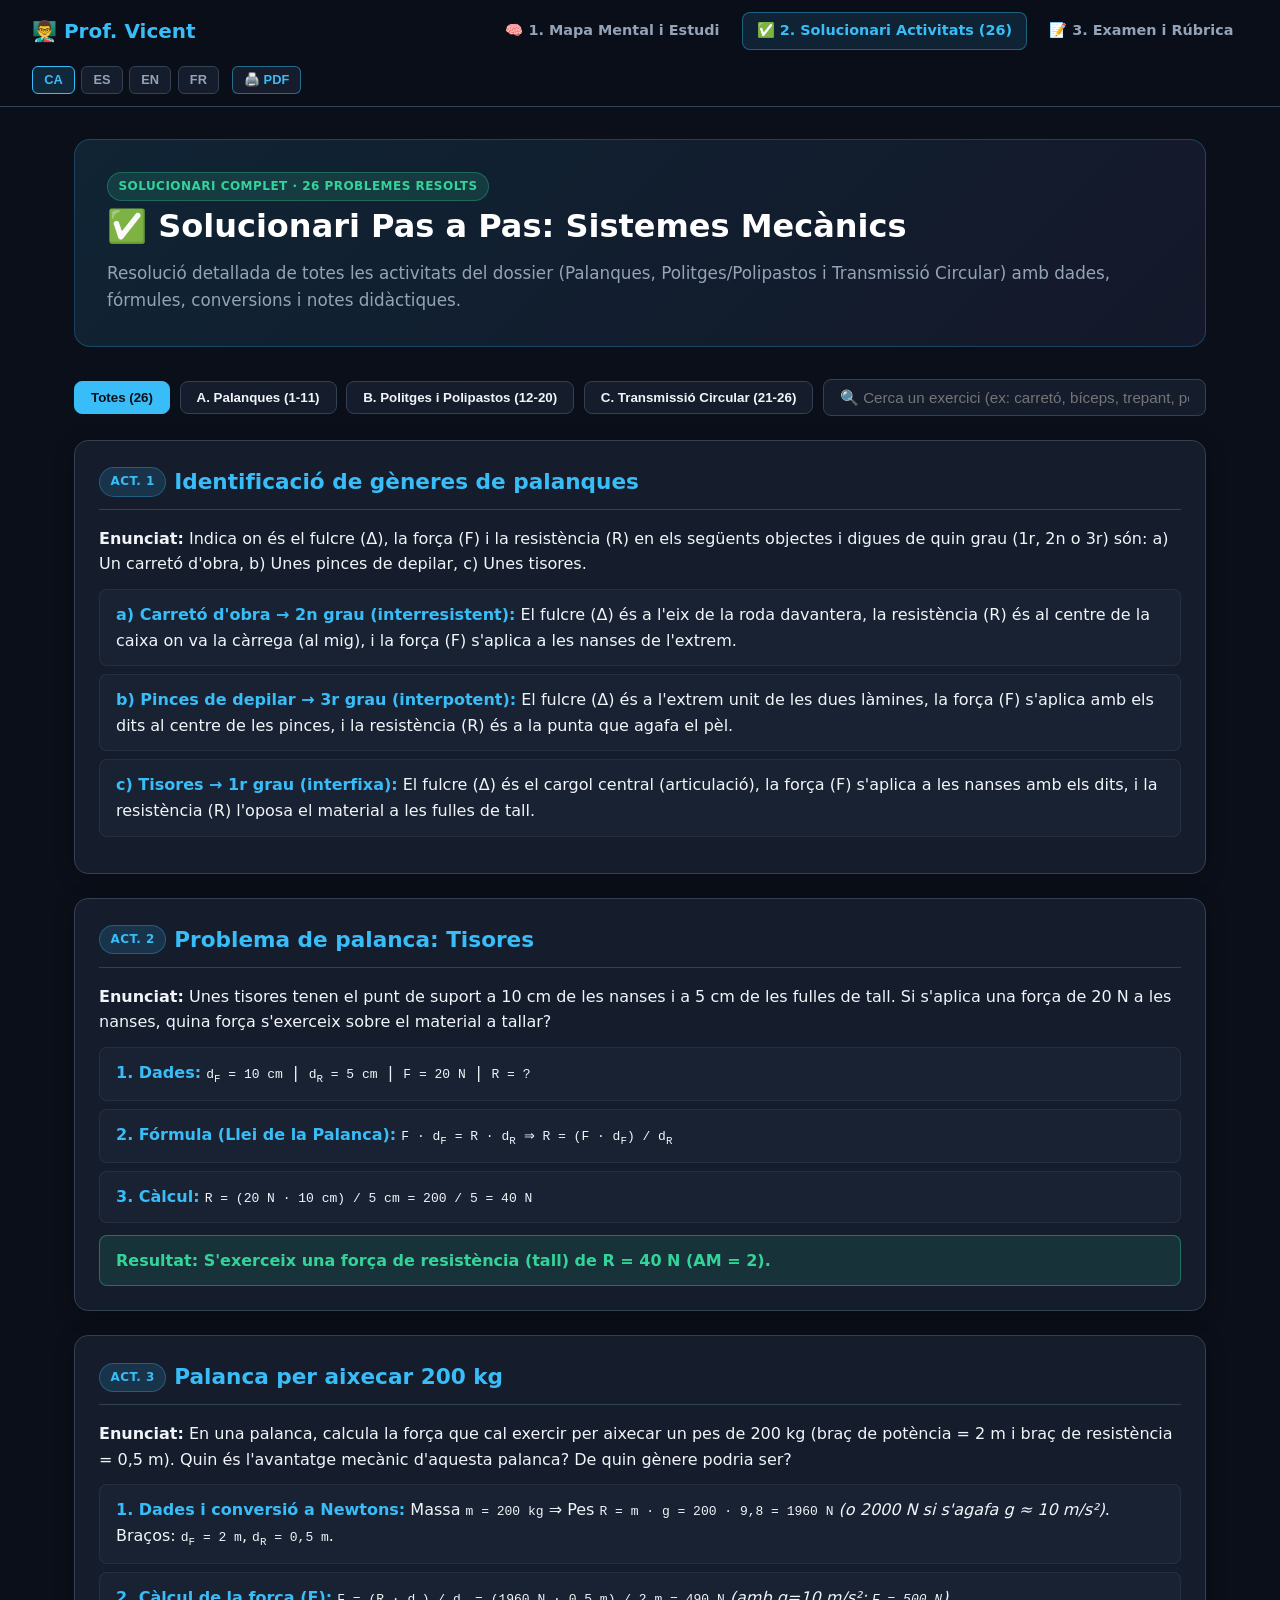
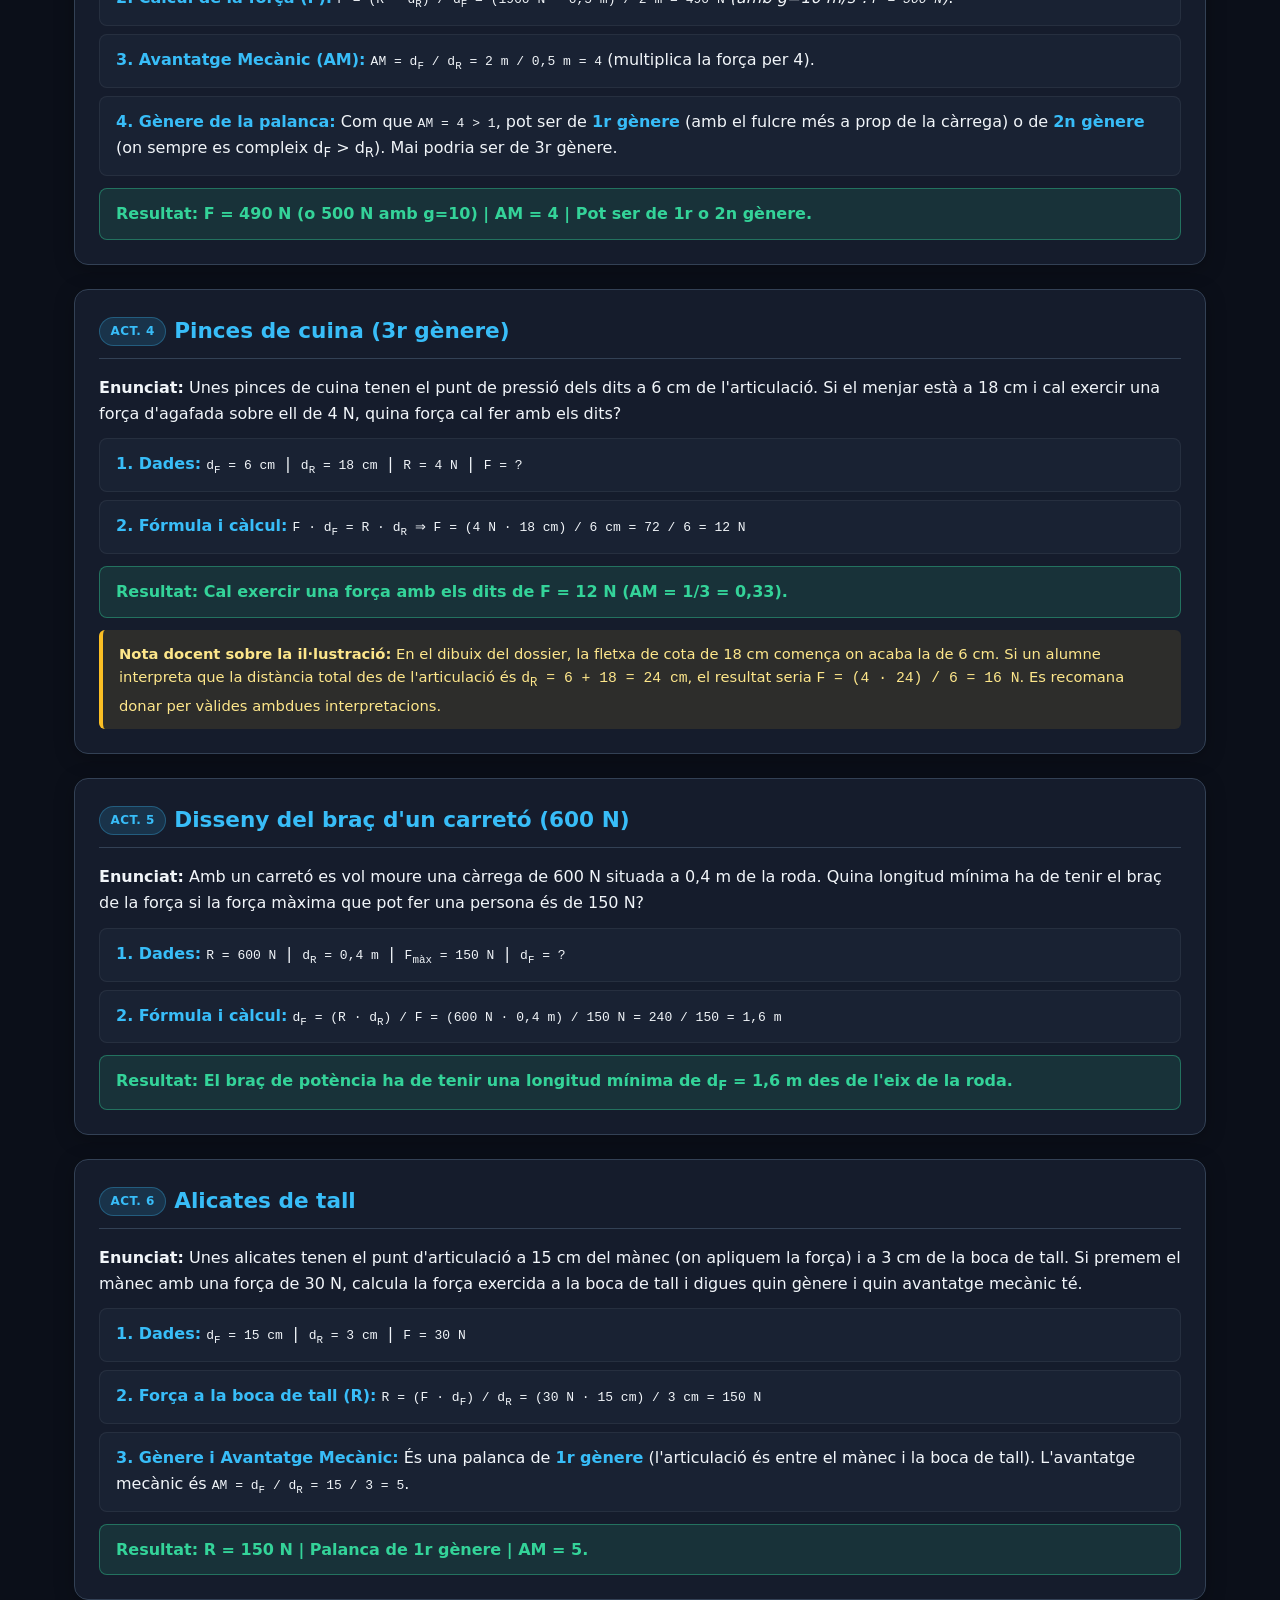
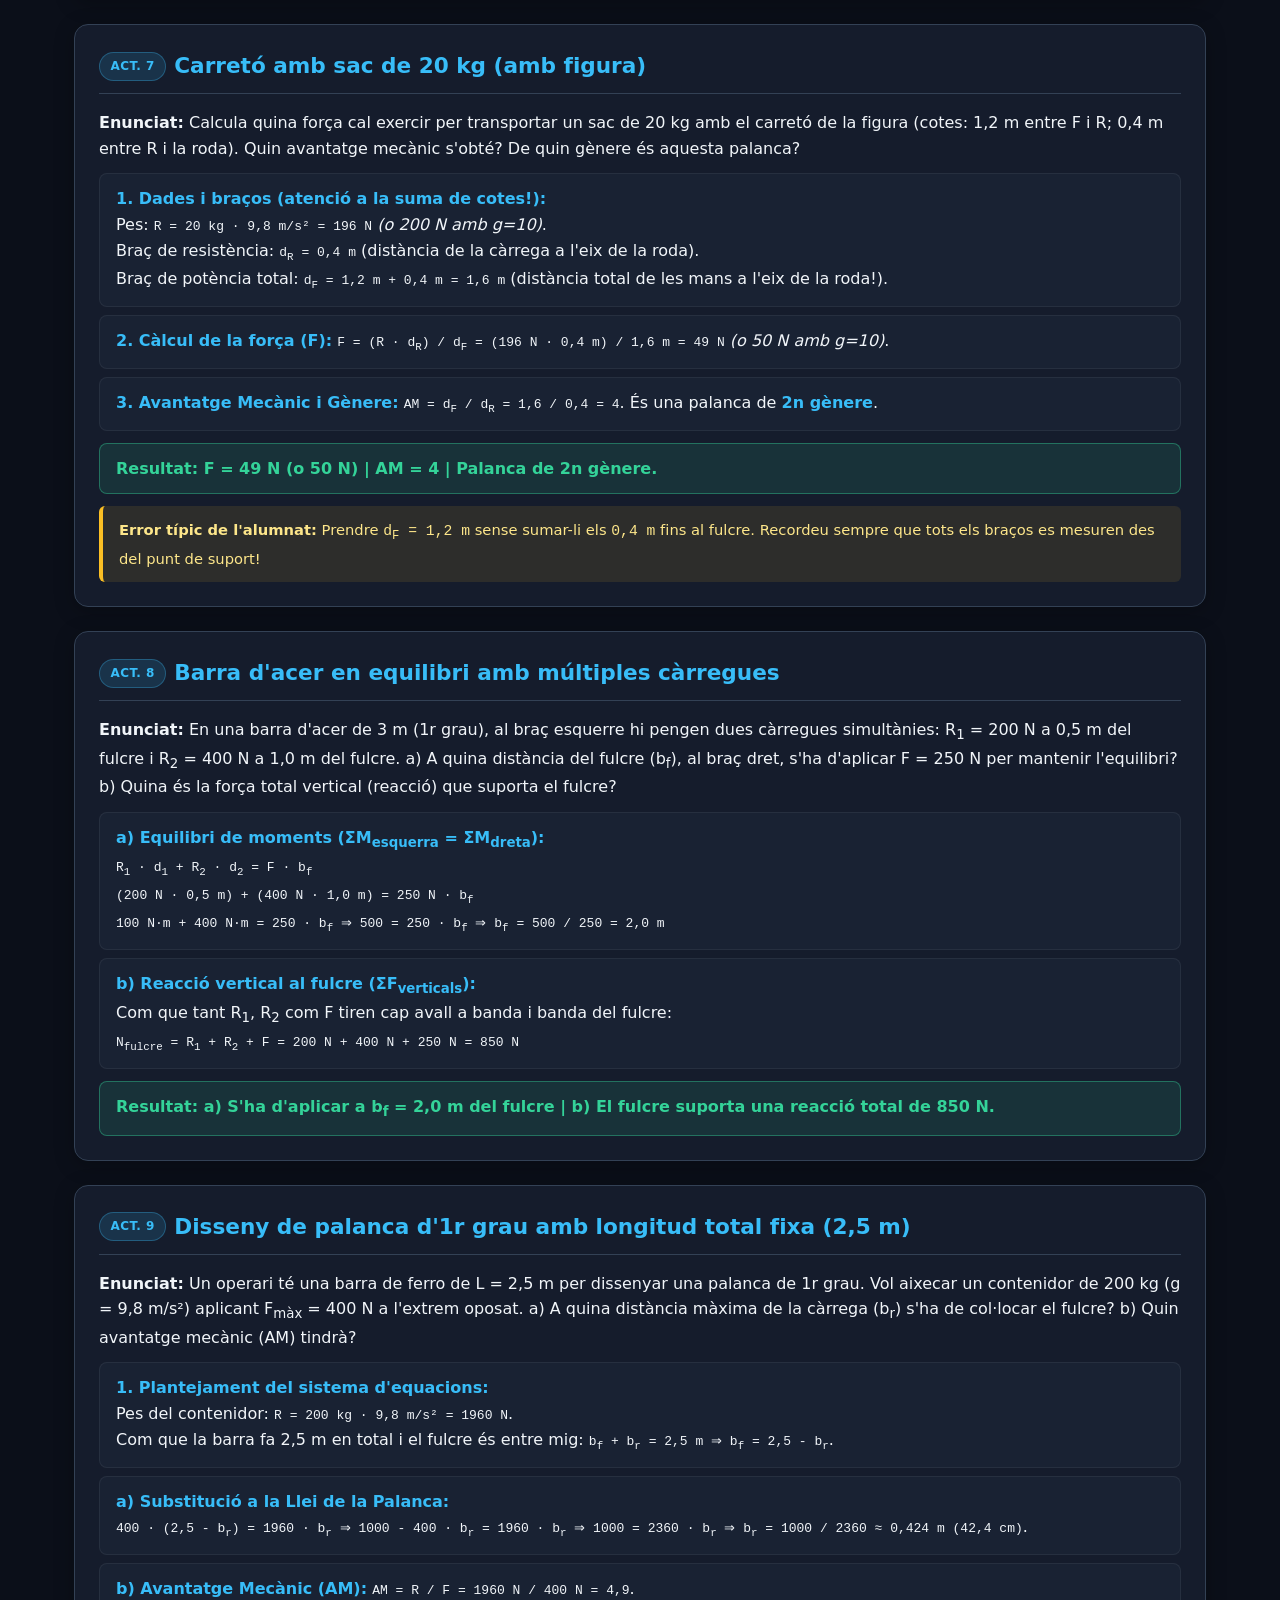
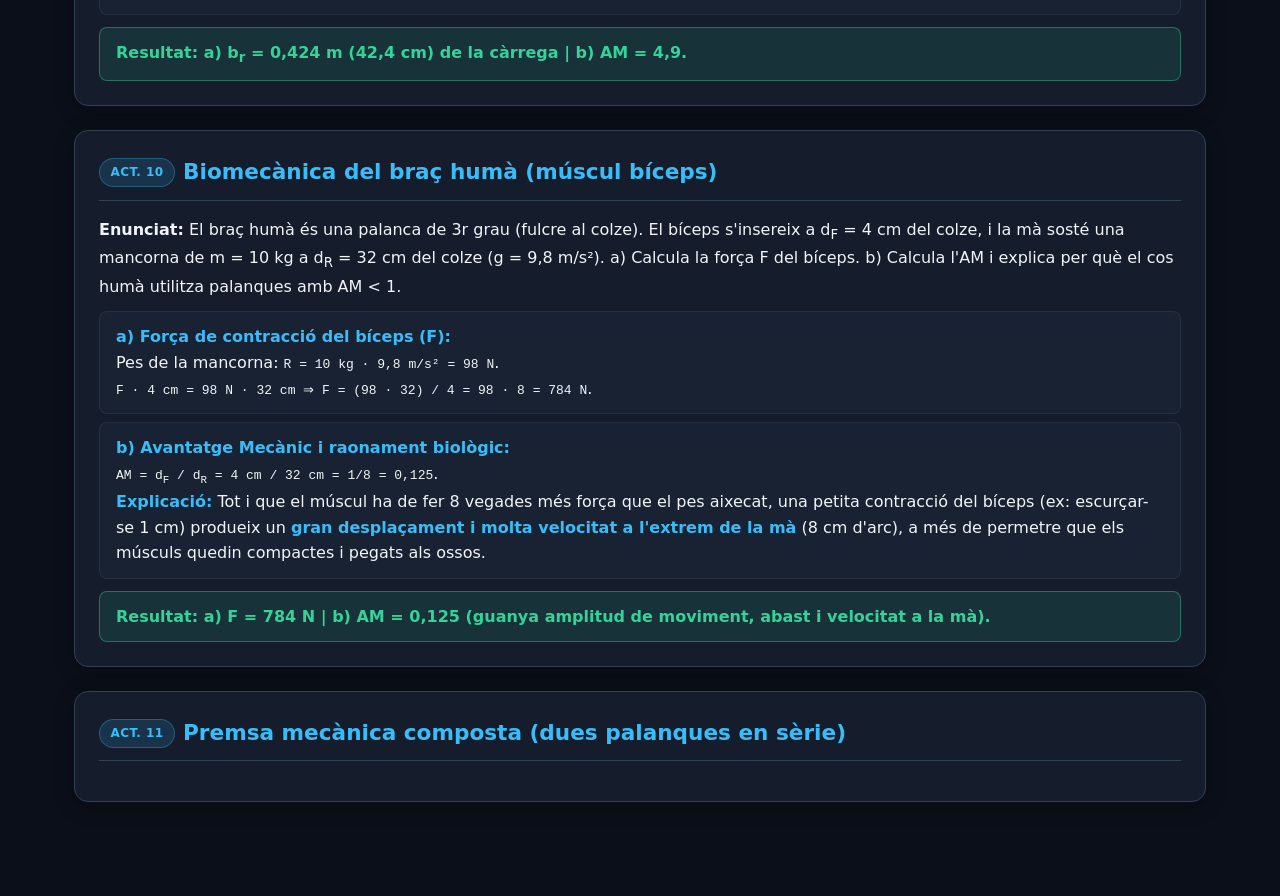
<file: tec4/2_solucionari_activitats_mecanismes.html>
<!DOCTYPE html>
<html lang="ca">
<head>
    <meta charset="UTF-8">
    <meta name="viewport" content="width=device-width, initial-scale=1.0">
    <title>Tecnologia 4t ESO · UP1: Solucionari d'Activitats (Pas a Pas)</title>
    <style>
:root {
    --bg-main: #0b0f19;
    --bg-card: #151c2c;
    --bg-card-alt: #1e293b;
    --text-main: #f1f5f9;
    --text-muted: #94a3b8;
    --accent-blue: #38bdf8;
    --accent-indigo: #818cf8;
    --accent-emerald: #34d399;
    --accent-amber: #fbbf24;
    --accent-rose: #fb7185;
    --border-color: #334155;
}
* { box-sizing: border-box; margin: 0; padding: 0; }
body {
    background-color: var(--bg-main); color: var(--text-main);
    font-family: 'Segoe UI', system-ui, -apple-system, sans-serif;
    line-height: 1.6; padding-bottom: 4rem;
}
.topbar {
    position: sticky; top: 0; z-index: 100;
    background: rgba(11, 15, 25, 0.95); backdrop-filter: blur(10px);
    border-bottom: 1px solid var(--border-color); padding: 0.75rem 2rem;
    display: flex; justify-content: space-between; align-items: center;
    flex-wrap: wrap; gap: 1rem;
}
.brand {
    font-size: 1.25rem; font-weight: 700; color: var(--accent-blue);
    display: flex; align-items: center; gap: 0.5rem; text-decoration: none;
}
.nav-links { display: flex; gap: 0.5rem; flex-wrap: wrap; }
.nav-link {
    color: var(--text-muted); text-decoration: none;
    padding: 0.4rem 0.85rem; border-radius: 8px;
    font-size: 0.9rem; font-weight: 600;
    border: 1px solid transparent; transition: all 0.2s;
}
.nav-link:hover { color: var(--text-main); background: var(--bg-card-alt); }
.nav-link.active {
    color: var(--accent-blue); background: rgba(56, 189, 248, 0.12);
    border-color: rgba(56, 189, 248, 0.4);
}
.controls { display: flex; align-items: center; gap: 0.4rem; }
.lang-btn, .pdf-btn {
    background: var(--bg-card); color: var(--text-muted);
    border: 1px solid var(--border-color); padding: 0.35rem 0.7rem;
    border-radius: 6px; font-size: 0.8rem; font-weight: 700;
    cursor: pointer; transition: all 0.2s;
}
.lang-btn:hover, .pdf-btn:hover { color: var(--text-main); border-color: var(--accent-blue); }
.lang-btn.active {
    background: rgba(56, 189, 248, 0.15); color: var(--accent-blue); border-color: var(--accent-blue);
}
.pdf-btn {
    color: var(--accent-blue); border-color: rgba(56, 189, 248, 0.5);
    margin-left: 0.4rem; display: inline-flex; align-items: center; gap: 0.35rem;
}
.container { max-width: 1180px; margin: 0 auto; padding: 2rem 1.5rem; }
.hero {
    background: linear-gradient(135deg, rgba(56, 189, 248, 0.12), rgba(129, 140, 248, 0.08));
    border: 1px solid rgba(56, 189, 248, 0.25); border-radius: 16px;
    padding: 2rem; margin-bottom: 2rem;
}
.hero h1 { font-size: 2rem; color: #fff; margin-bottom: 0.5rem; }
.hero p { color: var(--text-muted); font-size: 1.05rem; }
.badge {
    display: inline-block; padding: 0.25rem 0.65rem; border-radius: 999px;
    font-size: 0.75rem; font-weight: 700; text-transform: uppercase; letter-spacing: 0.04em;
}
.badge-blue { background: rgba(56, 189, 248, 0.15); color: var(--accent-blue); border: 1px solid rgba(56, 189, 248, 0.3); }
.badge-emerald { background: rgba(52, 211, 153, 0.15); color: var(--accent-emerald); border: 1px solid rgba(52, 211, 153, 0.3); }
.badge-indigo { background: rgba(129, 140, 248, 0.15); color: var(--accent-indigo); border: 1px solid rgba(129, 140, 248, 0.3); }
.card {
    background: var(--bg-card); border: 1px solid var(--border-color);
    border-radius: 14px; padding: 1.5rem; margin-bottom: 1.5rem;
    box-shadow: 0 4px 20px rgba(0, 0, 0, 0.25);
}
.card h2 {
    font-size: 1.35rem; color: var(--accent-blue); margin-bottom: 1rem;
    display: flex; align-items: center; gap: 0.5rem;
    border-bottom: 1px solid var(--border-color); padding-bottom: 0.6rem;
}
.step-list { list-style: none; margin: 0.75rem 0; }
.step-list li {
    background: rgba(30, 41, 59, 0.55); border: 1px solid rgba(255, 255, 255, 0.06);
    border-radius: 8px; padding: 0.75rem 1rem; margin-bottom: 0.5rem;
}
.step-list li strong { color: var(--accent-blue); }
.result-highlight {
    background: rgba(52, 211, 153, 0.12); border: 1px solid rgba(52, 211, 153, 0.4);
    color: var(--accent-emerald); padding: 0.75rem 1rem; border-radius: 8px;
    font-weight: 700; margin-top: 0.75rem;
}
.teacher-note {
    background: rgba(251, 191, 36, 0.1); border-left: 4px solid var(--accent-amber);
    padding: 0.75rem 1rem; border-radius: 6px; font-size: 0.92rem;
    color: #fde68a; margin-top: 0.75rem;
}
.filter-bar { display: flex; gap: 0.6rem; flex-wrap: wrap; margin-bottom: 1.5rem; align-items: center; }
.filter-btn {
    background: var(--bg-card); color: var(--text-main);
    border: 1px solid var(--border-color); padding: 0.5rem 1rem;
    border-radius: 8px; cursor: pointer; font-weight: 600; transition: all 0.2s;
}
.filter-btn.active, .filter-btn:hover {
    background: var(--accent-blue); color: #0b0f19; border-color: var(--accent-blue);
}
.search-input {
    flex: 1; min-width: 220px; background: var(--bg-card);
    border: 1px solid var(--border-color); color: var(--text-main);
    padding: 0.55rem 1rem; border-radius: 8px; font-size: 0.95rem;
}
@media print {
    body { background: #ffffff !important; color: #000000 !important; padding: 0 !important; }
    .topbar, .filter-bar, .no-print { display: none !important; }
    .container { max-width: 100% !important; padding: 0.5cm !important; }
    .card, .hero, .step-list li {
        background: #ffffff !important; color: #000000 !important;
        border: 1px solid #cbd5e1 !important; box-shadow: none !important;
        break-inside: avoid; margin-bottom: 0.8rem !important;
    }
    .hero h1, .card h2, .step-list li strong { color: #0f172a !important; }
    .result-highlight { background: #f0fdf4 !important; color: #166534 !important; border: 1px solid #86efac !important; }
    .teacher-note { background: #fefce8 !important; color: #854d0e !important; border-left: 4px solid #eab308 !important; }
}
    </style>
</head>
<body>
    <header class="topbar">
        <a href="1_mapa_mental_mecanismes.html" class="brand">👨‍🏫 Prof. Vicent</a>
        <nav class="nav-links">
            <a href="1_mapa_mental_mecanismes.html" class="nav-link"
               data-es="🧠 1. Mapa Mental y Estudio"
               data-en="🧠 1. Mind Map & Study Guide"
               data-fr="🧠 1. Carte Mentale et Étude">🧠 1. Mapa Mental i Estudi</a>
            <a href="2_solucionari_activitats_mecanismes.html" class="nav-link active"
               data-es="✅ 2. Solucionario Actividades (26)"
               data-en="✅ 2. Activities Solutions (26)"
               data-fr="✅ 2. Corrigé des Activités (26)">✅ 2. Solucionari Activitats (26)</a>
            <a href="3_examen_mecanismes.html" class="nav-link"
               data-es="📝 3. Examen y Rúbrica"
               data-en="📝 3. Exam & Rubric"
               data-fr="📝 3. Examen et Barème">📝 3. Examen i Rúbrica</a>
        </nav>
        <div class="controls">
            <button class="lang-btn active" data-lang="ca" onclick="setLang('ca')">CA</button>
            <button class="lang-btn" data-lang="es" onclick="setLang('es')">ES</button>
            <button class="lang-btn" data-lang="en" onclick="setLang('en')">EN</button>
            <button class="lang-btn" data-lang="fr" onclick="setLang('fr')">FR</button>
            <button class="pdf-btn" onclick="window.print()">🖨️ PDF</button>
        </div>
    </header>

    <main class="container">
        <section class="hero">
            <span class="badge badge-emerald"
                  data-es="Solucionario Completo · 26 Problemas Resueltos"
                  data-en="Complete Solutions · 26 Solved Problems"
                  data-fr="Corrigé Complet · 26 Problèmes Résolus">Solucionari Complet · 26 Problemes Resolts</span>
            <h1 data-es="✅ Solucionario Paso a Paso: Sistemas Mecánicos"
                data-en="✅ Step-by-Step Solutions: Mechanical Systems"
                data-fr="✅ Corrigé Pas à Pas : Systèmes Mécaniques">✅ Solucionari Pas a Pas: Sistemes Mecànics</h1>
            <p data-es="Resolución detallada de todas las actividades del dosier (Palancas, Poleas/Polipastos y Transmisión Circular) con datos, fórmulas, conversiones y notas didácticas."
               data-en="Detailed solutions for all workbook activities (Levers, Pulleys/Hoists, and Circular Transmission) with data, formulas, unit conversions, and teaching notes."
               data-fr="Résolution détaillée de toutes les activités du dossier (Leviers, Poulies/Palans et Transmission Circulaire) avec données, formules et notes pédagogiques.">Resolució detallada de totes les activitats del dossier (Palanques, Politges/Polipastos i Transmissió Circular) amb dades, fórmules, conversions i notes didàctiques.</p>
        </section>

        <div class="filter-bar no-print">
            <button class="filter-btn active" onclick="filterCards('all', this)"
                    data-es="Todas (26)" data-en="All (26)" data-fr="Toutes (26)">Totes (26)</button>
            <button class="filter-btn" onclick="filterCards('palanques', this)"
                    data-es="A. Palancas (1-11)" data-en="A. Levers (1-11)" data-fr="A. Leviers (1-11)">A. Palanques (1-11)</button>
            <button class="filter-btn" onclick="filterCards('politges', this)"
                    data-es="B. Poleas y Polipastos (12-20)" data-en="B. Pulleys & Hoists (12-20)" data-fr="B. Poulies et Palans (12-20)">B. Politges i Polipastos (12-20)</button>
            <button class="filter-btn" onclick="filterCards('transmissio', this)"
                    data-es="C. Transmisión Circular (21-26)" data-en="C. Circular Transmission (21-26)" data-fr="C. Transmission Circulaire (21-26)">C. Transmissió Circular (21-26)</button>
            <input type="text" id="searchBox" class="search-input"
                   placeholder="🔍 Cerca un exercici (ex: carretó, bíceps, trepant, polispast...)"
                   data-placeholder-es="🔍 Busca un ejercicio (ej: carretilla, bíceps, taladro, polipasto...)"
                   data-placeholder-en="🔍 Search an exercise (e.g., wheelbarrow, biceps, drill, hoist...)"
                   data-placeholder-fr="🔍 Rechercher un exercice (ex: brouette, biceps, perceuse, palan...)"
                   oninput="searchCards()">
        </div>

        <div id="activities-list">
            <!-- ACT 1 -->
            <article class="card act-card" data-cat="palanques">
                <h2 data-es="<span class='badge badge-blue'>Act. 1</span> Identificación de géneros de palancas"
                    data-en="<span class='badge badge-blue'>Act. 1</span> Lever Class Identification"
                    data-fr="<span class='badge badge-blue'>Act. 1</span> Identification des genres de leviers"><span class="badge badge-blue">Act. 1</span> Identificació de gèneres de palanques</h2>
                <p data-es="<strong>Enunciado:</strong> Indica dónde está el fulcro (&Delta;), la fuerza (F) y la resistencia (R) en los siguientes objetos y di de qué grado (1º, 2º o 3º) son: a) Una carretilla de obra, b) Unas pinzas de depilar, c) Unas tijeras."
                   data-en="<strong>Problem:</strong> Identify the fulcrum (&Delta;), effort force (F), and resistance (R) in the following objects and state their class (1st, 2nd, or 3rd): a) A wheelbarrow, b) Tweezers, c) Scissors."
                   data-fr="<strong>Énoncé :</strong> Indiquez où se trouvent le point d'appui (&Delta;), la force (F) et la résistance (R) dans les objets suivants et précisez leur genre (1er, 2e ou 3e) : a) Une brouette, b) Une pince à épiler, c) Des ciseaux."><strong>Enunciat:</strong> Indica on és el fulcre (&Delta;), la força (F) i la resistència (R) en els següents objectes i digues de quin grau (1r, 2n o 3r) són: a) Un carretó d'obra, b) Unes pinces de depilar, c) Unes tisores.</p>
                <ul class="step-list">
                    <li data-es="<strong>a) Carretilla de obra &rarr; 2º grado (interresistente):</strong> El fulcro (&Delta;) está en el eje de la rueda delantera, la resistencia (R) en el centro de la cubeta donde va la carga, y la fuerza (F) se aplica en las empuñaduras del extremo."
                        data-en="<strong>a) Wheelbarrow &rarr; 2nd class:</strong> The fulcrum (&Delta;) is at the front wheel axle, the resistance (R) is in the center of the tray holding the load, and the effort force (F) is applied at the handles."
                        data-fr="<strong>a) Brouette &rarr; 2e genre (inter-résistant) :</strong> Le point d'appui (&Delta;) est sur l'axe de la roue avant, la résistance (R) au centre de la cuve, et la force (F) s'applique aux poignées."><strong>a) Carretó d'obra &rarr; 2n grau (interresistent):</strong> El fulcre (&Delta;) és a l'eix de la roda davantera, la resistència (R) és al centre de la caixa on va la càrrega (al mig), i la força (F) s'aplica a les nanses de l'extrem.</li>
                    <li data-es="<strong>b) Pinzas de depilar &rarr; 3er grado (interpotente):</strong> El fulcro (&Delta;) está en el extremo unido de las dos láminas, la fuerza (F) se aplica con los dedos en el centro, y la resistencia (R) está en la punta que sujeta el pelo."
                        data-en="<strong>b) Tweezers &rarr; 3rd class:</strong> The fulcrum (&Delta;) is at the joined end of the blades, the effort force (F) is applied by the fingers in the middle, and the resistance (R) is at the tip gripping the hair."
                        data-fr="<strong>b) Pince à épiler &rarr; 3e genre (inter-moteur) :</strong> Le point d'appui (&Delta;) est à l'extrémité soudée, la force (F) est exercée par les doigts au milieu, et la résistance (R) est à la pointe."><strong>b) Pinces de depilar &rarr; 3r grau (interpotent):</strong> El fulcre (&Delta;) és a l'extrem unit de les dues làmines, la força (F) s'aplica amb els dits al centre de les pinces, i la resistència (R) és a la punta que agafa el pèl.</li>
                    <li data-es="<strong>c) Tijeras &rarr; 1er grado (interfija):</strong> El fulcro (&Delta;) es el tornillo central (articulación), la fuerza (F) se aplica en los mangos con los dedos, y la resistencia (R) la opone el material en las hojas de corte."
                        data-en="<strong>c) Scissors &rarr; 1st class:</strong> The fulcrum (&Delta;) is the central pivot screw, the effort force (F) is applied at the handles, and the resistance (R) is opposed by the material at the cutting blades."
                        data-fr="<strong>c) Ciseaux &rarr; 1er genre (inter-appui) :</strong> Le point d'appui (&Delta;) est la vis centrale, la force (F) s'applique aux anneaux, et la résistance (R) est opposée par le matériau sur les lames."><strong>c) Tisores &rarr; 1r grau (interfixa):</strong> El fulcre (&Delta;) és el cargol central (articulació), la força (F) s'aplica a les nanses amb els dits, i la resistència (R) l'oposa el material a les fulles de tall.</li>
                </ul>
            </article>

            <!-- ACT 2 -->
            <article class="card act-card" data-cat="palanques">
                <h2 data-es="<span class='badge badge-blue'>Act. 2</span> Problema de palanca: Tijeras"
                    data-en="<span class='badge badge-blue'>Act. 2</span> Lever Problem: Scissors"
                    data-fr="<span class='badge badge-blue'>Act. 2</span> Problème de levier : Ciseaux"><span class="badge badge-blue">Act. 2</span> Problema de palanca: Tisores</h2>
                <p data-es="<strong>Enunciado:</strong> Unas tijeras tienen el punto de apoyo a 10 cm de los mangos y a 5 cm de las hojas de corte. Si se aplica una fuerza de 20 N en los mangos, ¿qué fuerza se ejerce sobre el material a cortar?"
                   data-en="<strong>Problem:</strong> A pair of scissors has its pivot 10 cm from the handles and 5 cm from the cutting blades. If a 20 N force is applied to the handles, what force is exerted on the material being cut?"
                   data-fr="<strong>Énoncé :</strong> Des ciseaux ont leur point d'appui à 10 cm des poignées et à 5 cm des lames. Si l'on applique une force de 20 N sur les poignées, quelle force s'exerce sur le matériau à couper ?"><strong>Enunciat:</strong> Unes tisores tenen el punt de suport a 10 cm de les nanses i a 5 cm de les fulles de tall. Si s'aplica una força de 20 N a les nanses, quina força s'exerceix sobre el material a tallar?</p>
                <ul class="step-list">
                    <li data-es="<strong>1. Datos:</strong> <code>d<sub>F</sub> = 10 cm</code> &nbsp;|&nbsp; <code>d<sub>R</sub> = 5 cm</code> &nbsp;|&nbsp; <code>F = 20 N</code> &nbsp;|&nbsp; <code>R = ?</code>"
                        data-en="<strong>1. Data:</strong> <code>d<sub>F</sub> = 10 cm</code> &nbsp;|&nbsp; <code>d<sub>R</sub> = 5 cm</code> &nbsp;|&nbsp; <code>F = 20 N</code> &nbsp;|&nbsp; <code>R = ?</code>"
                        data-fr="<strong>1. Données :</strong> <code>d<sub>F</sub> = 10 cm</code> &nbsp;|&nbsp; <code>d<sub>R</sub> = 5 cm</code> &nbsp;|&nbsp; <code>F = 20 N</code> &nbsp;|&nbsp; <code>R = ?</code>"><strong>1. Dades:</strong> <code>d<sub>F</sub> = 10 cm</code> &nbsp;|&nbsp; <code>d<sub>R</sub> = 5 cm</code> &nbsp;|&nbsp; <code>F = 20 N</code> &nbsp;|&nbsp; <code>R = ?</code></li>
                    <li data-es="<strong>2. Fórmula (Ley de la Palanca):</strong> <code>F · d<sub>F</sub> = R · d<sub>R</sub> &rArr; R = (F · d<sub>F</sub>) / d<sub>R</sub></code>"
                        data-en="<strong>2. Formula (Law of the Lever):</strong> <code>F · d<sub>F</sub> = R · d<sub>R</sub> &rArr; R = (F · d<sub>F</sub>) / d<sub>R</sub></code>"
                        data-fr="<strong>2. Formule (Loi du Levier) :</strong> <code>F · d<sub>F</sub> = R · d<sub>R</sub> &rArr; R = (F · d<sub>F</sub>) / d<sub>R</sub></code>"><strong>2. Fórmula (Llei de la Palanca):</strong> <code>F · d<sub>F</sub> = R · d<sub>R</sub> &rArr; R = (F · d<sub>F</sub>) / d<sub>R</sub></code></li>
                    <li data-es="<strong>3. Cálculo:</strong> <code>R = (20 N · 10 cm) / 5 cm = 200 / 5 = 40 N</code>"
                        data-en="<strong>3. Calculation:</strong> <code>R = (20 N · 10 cm) / 5 cm = 200 / 5 = 40 N</code>"
                        data-fr="<strong>3. Calcul :</strong> <code>R = (20 N · 10 cm) / 5 cm = 200 / 5 = 40 N</code>"><strong>3. Càlcul:</strong> <code>R = (20 N · 10 cm) / 5 cm = 200 / 5 = 40 N</code></li>
                </ul>
                <div class="result-highlight"
                     data-es="Resultado: Se ejerce una fuerza de resistencia (corte) de R = 40 N (AM = 2)."
                     data-en="Result: A cutting force of R = 40 N is exerted (MA = 2)."
                     data-fr="Résultat : Une force de coupe de R = 40 N est exercée (AM = 2).">Resultat: S'exerceix una força de resistència (tall) de R = 40 N (AM = 2).</div>
            </article>

            <!-- ACT 3 -->
            <article class="card act-card" data-cat="palanques">
                <h2 data-es="<span class='badge badge-blue'>Act. 3</span> Palanca para levantar 200 kg"
                    data-en="<span class='badge badge-blue'>Act. 3</span> Lever Lifting 200 kg"
                    data-fr="<span class='badge badge-blue'>Act. 3</span> Levier pour soulever 200 kg"><span class="badge badge-blue">Act. 3</span> Palanca per aixecar 200 kg</h2>
                <p data-es="<strong>Enunciado:</strong> En una palanca, calcula la fuerza que hay que ejercer para levantar un peso de 200 kg (brazo de potencia = 2 m y brazo de resistencia = 0,5 m). ¿Cuál es la ventaja mecánica de esta palanca? ¿De qué género podría ser?"
                   data-en="<strong>Problem:</strong> Calculate the effort force needed to lift a 200 kg load using a lever (effort arm = 2 m, resistance arm = 0.5 m). What is its mechanical advantage? What class of lever could it be?"
                   data-fr="<strong>Énoncé :</strong> Calculez la force nécessaire pour soulever une charge de 200 kg avec un levier (bras de force = 2 m, bras de résistance = 0,5 m). Quel est son avantage mécanique ? De quel genre pourrait-il être ?"><strong>Enunciat:</strong> En una palanca, calcula la força que cal exercir per aixecar un pes de 200 kg (braç de potència = 2 m i braç de resistència = 0,5 m). Quin és l'avantatge mecànic d'aquesta palanca? De quin gènere podria ser?</p>
                <ul class="step-list">
                    <li data-es="<strong>1. Datos y conversión a Newtons:</strong> Masa <code>m = 200 kg</code> &rArr; Peso <code>R = m · g = 200 · 9,8 = 1960 N</code> <em>(o 2000 N con g &approx; 10 m/s²)</em>. Brazos: <code>d<sub>F</sub> = 2 m</code>, <code>d<sub>R</sub> = 0,5 m</code>."
                        data-en="<strong>1. Data & conversion to Newtons:</strong> Mass <code>m = 200 kg</code> &rArr; Weight <code>R = m · g = 200 · 9.8 = 1960 N</code> <em>(or 2000 N using g &approx; 10 m/s²)</em>. Arms: <code>d<sub>F</sub> = 2 m</code>, <code>d<sub>R</sub> = 0.5 m</code>."
                        data-fr="<strong>1. Données et conversion en Newtons :</strong> Masse <code>m = 200 kg</code> &rArr; Poids <code>R = m · g = 200 · 9,8 = 1960 N</code> <em>(ou 2000 N avec g &approx; 10 m/s²)</em>. Bras : <code>d<sub>F</sub> = 2 m</code>, <code>d<sub>R</sub> = 0,5 m</code>."><strong>1. Dades i conversió a Newtons:</strong> Massa <code>m = 200 kg</code> &rArr; Pes <code>R = m · g = 200 · 9,8 = 1960 N</code> <em>(o 2000 N si s'agafa g &approx; 10 m/s²)</em>. Braços: <code>d<sub>F</sub> = 2 m</code>, <code>d<sub>R</sub> = 0,5 m</code>.</li>
                    <li data-es="<strong>2. Cálculo de la fuerza (F):</strong> <code>F = (R · d<sub>R</sub>) / d<sub>F</sub> = (1960 N · 0,5 m) / 2 m = 490 N</code> <em>(con g=10 m/s²: <code>F = 500 N</code>)</em>."
                        data-en="<strong>2. Force calculation (F):</strong> <code>F = (R · d<sub>R</sub>) / d<sub>F</sub> = (1960 N · 0.5 m) / 2 m = 490 N</code> <em>(with g=10 m/s²: <code>F = 500 N</code>)</em>."
                        data-fr="<strong>2. Calcul de la force (F) :</strong> <code>F = (R · d<sub>R</sub>) / d<sub>F</sub> = (1960 N · 0,5 m) / 2 m = 490 N</code> <em>(avec g=10 m/s² : <code>F = 500 N</code>)</em>."><strong>2. Càlcul de la força (F):</strong> <code>F = (R · d<sub>R</sub>) / d<sub>F</sub> = (1960 N · 0,5 m) / 2 m = 490 N</code> <em>(amb g=10 m/s²: <code>F = 500 N</code>)</em>.</li>
                    <li data-es="<strong>3. Ventaja Mecánica (AM):</strong> <code>AM = d<sub>F</sub> / d<sub>R</sub> = 2 m / 0,5 m = 4</code> (multiplica la fuerza por 4)."
                        data-en="<strong>3. Mechanical Advantage (MA):</strong> <code>MA = d<sub>F</sub> / d<sub>R</sub> = 2 m / 0.5 m = 4</code> (multiplies force by 4)."
                        data-fr="<strong>3. Avantage Mécanique (AM) :</strong> <code>AM = d<sub>F</sub> / d<sub>R</sub> = 2 m / 0,5 m = 4</code> (multiplie la force par 4)."><strong>3. Avantatge Mecànic (AM):</strong> <code>AM = d<sub>F</sub> / d<sub>R</sub> = 2 m / 0,5 m = 4</code> (multiplica la força per 4).</li>
                    <li data-es="<strong>4. Género de la palanca:</strong> Como <code>AM = 4 &gt; 1</code>, puede ser de <strong>1er género</strong> (con el fulcro más cerca de la carga) o de <strong>2º género</strong> (donde siempre d<sub>F</sub> &gt; d<sub>R</sub>). Nunca podría ser de 3er género."
                        data-en="<strong>4. Lever class:</strong> Since <code>MA = 4 &gt; 1</code>, it can be a <strong>1st class</strong> lever (with the fulcrum closer to the load) or a <strong>2nd class</strong> lever (where d<sub>F</sub> &gt; d<sub>R</sub> always). It can never be 3rd class."
                        data-fr="<strong>4. Genre du levier :</strong> Comme <code>AM = 4 &gt; 1</code>, il peut être du <strong>1er genre</strong> (appui plus proche de la charge) ou du <strong>2e genre</strong> (où d<sub>F</sub> &gt; d<sub>R</sub> toujours). Jamais du 3e genre."><strong>4. Gènere de la palanca:</strong> Com que <code>AM = 4 &gt; 1</code>, pot ser de <strong>1r gènere</strong> (amb el fulcre més a prop de la càrrega) o de <strong>2n gènere</strong> (on sempre es compleix d<sub>F</sub> &gt; d<sub>R</sub>). Mai podria ser de 3r gènere.</li>
                </ul>
                <div class="result-highlight"
                     data-es="Resultado: F = 490 N (o 500 N con g=10) | AM = 4 | Puede ser de 1er o 2º género."
                     data-en="Result: F = 490 N (or 500 N with g=10) | MA = 4 | Can be 1st or 2nd class."
                     data-fr="Résultat : F = 490 N (ou 500 N avec g=10) | AM = 4 | Peut être du 1er ou 2e genre.">Resultat: F = 490 N (o 500 N amb g=10) | AM = 4 | Pot ser de 1r o 2n gènere.</div>
            </article>

            <!-- ACT 4 -->
            <article class="card act-card" data-cat="palanques">
                <h2 data-es="<span class='badge badge-blue'>Act. 4</span> Pinzas de cocina (3er género)"
                    data-en="<span class='badge badge-blue'>Act. 4</span> Kitchen Tongs (3rd Class)"
                    data-fr="<span class='badge badge-blue'>Act. 4</span> Pinces de cuisine (3e genre)"><span class="badge badge-blue">Act. 4</span> Pinces de cuina (3r gènere)</h2>
                <p data-es="<strong>Enunciado:</strong> Unas pinzas de cocina tienen el punto de presión de los dedos a 6 cm de la articulación. Si la comida está a 18 cm y hay que ejercer una fuerza de agarre sobre ella de 4 N, ¿qué fuerza hay que hacer con los dedos?"
                   data-en="<strong>Problem:</strong> Kitchen tongs have the finger pressure point 6 cm from the pivot. If the food is at 18 cm and requires a gripping force of 4 N, how much force must be applied by the fingers?"
                   data-fr="<strong>Énoncé :</strong> Une pince de cuisine a le point de pression des doigts à 6 cm de l'articulation. Si l'aliment est à 18 cm et nécessite une force de serrage de 4 N, quelle force faut-il exercer avec les doigts ?"><strong>Enunciat:</strong> Unes pinces de cuina tenen el punt de pressió dels dits a 6 cm de l'articulació. Si el menjar està a 18 cm i cal exercir una força d'agafada sobre ell de 4 N, quina força cal fer amb els dits?</p>
                <ul class="step-list">
                    <li data-es="<strong>1. Datos:</strong> <code>d<sub>F</sub> = 6 cm</code> &nbsp;|&nbsp; <code>d<sub>R</sub> = 18 cm</code> &nbsp;|&nbsp; <code>R = 4 N</code> &nbsp;|&nbsp; <code>F = ?</code>"
                        data-en="<strong>1. Data:</strong> <code>d<sub>F</sub> = 6 cm</code> &nbsp;|&nbsp; <code>d<sub>R</sub> = 18 cm</code> &nbsp;|&nbsp; <code>R = 4 N</code> &nbsp;|&nbsp; <code>F = ?</code>"
                        data-fr="<strong>1. Données :</strong> <code>d<sub>F</sub> = 6 cm</code> &nbsp;|&nbsp; <code>d<sub>R</sub> = 18 cm</code> &nbsp;|&nbsp; <code>R = 4 N</code> &nbsp;|&nbsp; <code>F = ?</code>"><strong>1. Dades:</strong> <code>d<sub>F</sub> = 6 cm</code> &nbsp;|&nbsp; <code>d<sub>R</sub> = 18 cm</code> &nbsp;|&nbsp; <code>R = 4 N</code> &nbsp;|&nbsp; <code>F = ?</code></li>
                    <li data-es="<strong>2. Fórmula y cálculo:</strong> <code>F · d<sub>F</sub> = R · d<sub>R</sub> &rArr; F = (4 N · 18 cm) / 6 cm = 72 / 6 = 12 N</code>"
                        data-en="<strong>2. Formula & calculation:</strong> <code>F · d<sub>F</sub> = R · d<sub>R</sub> &rArr; F = (4 N · 18 cm) / 6 cm = 72 / 6 = 12 N</code>"
                        data-fr="<strong>2. Formule et calcul :</strong> <code>F · d<sub>F</sub> = R · d<sub>R</sub> &rArr; F = (4 N · 18 cm) / 6 cm = 72 / 6 = 12 N</code>"><strong>2. Fórmula i càlcul:</strong> <code>F · d<sub>F</sub> = R · d<sub>R</sub> &rArr; F = (4 N · 18 cm) / 6 cm = 72 / 6 = 12 N</code></li>
                </ul>
                <div class="result-highlight"
                     data-es="Resultado: Hay que ejercer una fuerza con los dedos de F = 12 N (AM = 1/3 = 0,33)."
                     data-en="Result: A finger force of F = 12 N is required (MA = 1/3 = 0.33)."
                     data-fr="Résultat : Il faut exercer une force avec les doigts de F = 12 N (AM = 1/3 = 0,33).">Resultat: Cal exercir una força amb els dits de F = 12 N (AM = 1/3 = 0,33).</div>
                <div class="teacher-note"
                     data-es="<strong>Nota docente sobre la ilustración:</strong> En el dibujo del dosier, la flecha de cota de 18 cm empieza donde termina la de 6 cm. Si un alumno interpreta que la distancia total desde la articulación es <code>d<sub>R</sub> = 6 + 18 = 24 cm</code>, el resultado sería <code>F = (4 · 24) / 6 = 16 N</code>. Se recomienda dar por válidas ambas interpretaciones."
                     data-en="<strong>Teaching note on the illustration:</strong> In the workbook diagram, the 18 cm dimension arrow starts where the 6 cm arrow ends. If a student interprets the total distance from the pivot as <code>d<sub>R</sub> = 6 + 18 = 24 cm</code>, the result is <code>F = (4 · 24) / 6 = 16 N</code>. Both interpretations should be accepted."
                     data-fr="<strong>Note pédagogique sur l'illustration :</strong> Sur le dessin du dossier, la flèche de 18 cm commence là où finit celle de 6 cm. Si un élève interprète la distance totale depuis l'articulation comme <code>d<sub>R</sub> = 6 + 18 = 24 cm</code>, le résultat sera <code>F = (4 · 24) / 6 = 16 N</code>. Les deux réponses sont valables."><strong>Nota docent sobre la il·lustració:</strong> En el dibuix del dossier, la fletxa de cota de 18 cm comença on acaba la de 6 cm. Si un alumne interpreta que la distància total des de l'articulació és <code>d<sub>R</sub> = 6 + 18 = 24 cm</code>, el resultat seria <code>F = (4 · 24) / 6 = 16 N</code>. Es recomana donar per vàlides ambdues interpretacions.</div>
            </article>

            <!-- ACT 5 -->
            <article class="card act-card" data-cat="palanques">
                <h2 data-es="<span class='badge badge-blue'>Act. 5</span> Diseño del brazo de una carretilla (600 N)"
                    data-en="<span class='badge badge-blue'>Act. 5</span> Wheelbarrow Handle Length Design (600 N)"
                    data-fr="<span class='badge badge-blue'>Act. 5</span> Conception du bras d'une brouette (600 N)"><span class="badge badge-blue">Act. 5</span> Disseny del braç d'un carretó (600 N)</h2>
                <p data-es="<strong>Enunciado:</strong> Con una carretilla se quiere mover una carga de 600 N situada a 0,4 m de la rueda. ¿Qué longitud mínima debe tener el brazo de la fuerza si la fuerza máxima que puede hacer una persona es de 150 N?"
                   data-en="<strong>Problem:</strong> A wheelbarrow is used to move a 600 N load located 0.4 m from the wheel. What is the minimum effort arm length required if a person can exert a maximum force of 150 N?"
                   data-fr="<strong>Énoncé :</strong> Avec une brouette, on veut déplacer une charge de 600 N située à 0,4 m de la roue. Quelle longueur minimale doit avoir le bras de force si la force maximale d'une personne est de 150 N ?"><strong>Enunciat:</strong> Amb un carretó es vol moure una càrrega de 600 N situada a 0,4 m de la roda. Quina longitud mínima ha de tenir el braç de la força si la força màxima que pot fer una persona és de 150 N?</p>
                <ul class="step-list">
                    <li data-es="<strong>1. Datos:</strong> <code>R = 600 N</code> &nbsp;|&nbsp; <code>d<sub>R</sub> = 0,4 m</code> &nbsp;|&nbsp; <code>F<sub>máx</sub> = 150 N</code> &nbsp;|&nbsp; <code>d<sub>F</sub> = ?</code>"
                        data-en="<strong>1. Data:</strong> <code>R = 600 N</code> &nbsp;|&nbsp; <code>d<sub>R</sub> = 0.4 m</code> &nbsp;|&nbsp; <code>F<sub>max</sub> = 150 N</code> &nbsp;|&nbsp; <code>d<sub>F</sub> = ?</code>"
                        data-fr="<strong>1. Données :</strong> <code>R = 600 N</code> &nbsp;|&nbsp; <code>d<sub>R</sub> = 0,4 m</code> &nbsp;|&nbsp; <code>F<sub>max</sub> = 150 N</code> &nbsp;|&nbsp; <code>d<sub>F</sub> = ?</code>"><strong>1. Dades:</strong> <code>R = 600 N</code> &nbsp;|&nbsp; <code>d<sub>R</sub> = 0,4 m</code> &nbsp;|&nbsp; <code>F<sub>màx</sub> = 150 N</code> &nbsp;|&nbsp; <code>d<sub>F</sub> = ?</code></li>
                    <li data-es="<strong>2. Fórmula y cálculo:</strong> <code>d<sub>F</sub> = (R · d<sub>R</sub>) / F = (600 N · 0,4 m) / 150 N = 240 / 150 = 1,6 m</code>"
                        data-en="<strong>2. Formula & calculation:</strong> <code>d<sub>F</sub> = (R · d<sub>R</sub>) / F = (600 N · 0.4 m) / 150 N = 240 / 150 = 1.6 m</code>"
                        data-fr="<strong>2. Formule et calcul :</strong> <code>d<sub>F</sub> = (R · d<sub>R</sub>) / F = (600 N · 0,4 m) / 150 N = 240 / 150 = 1,6 m</code>"><strong>2. Fórmula i càlcul:</strong> <code>d<sub>F</sub> = (R · d<sub>R</sub>) / F = (600 N · 0,4 m) / 150 N = 240 / 150 = 1,6 m</code></li>
                </ul>
                <div class="result-highlight"
                     data-es="Resultado: El brazo de potencia debe tener una longitud mínima de d<sub>F</sub> = 1,6 m desde el eje de la rueda."
                     data-en="Result: The effort arm must have a minimum length of d<sub>F</sub> = 1.6 m from the wheel axle."
                     data-fr="Résultat : Le bras de force doit avoir une longueur minimale de d<sub>F</sub> = 1,6 m depuis l'axe de la roue.">Resultat: El braç de potència ha de tenir una longitud mínima de d<sub>F</sub> = 1,6 m des de l'eix de la roda.</div>
            </article>

            <!-- ACT 6 -->
            <article class="card act-card" data-cat="palanques">
                <h2 data-es="<span class='badge badge-blue'>Act. 6</span> Alicates de corte"
                    data-en="<span class='badge badge-blue'>Act. 6</span> Cutting Pliers"
                    data-fr="<span class='badge badge-blue'>Act. 6</span> Pinces coupantes"><span class="badge badge-blue">Act. 6</span> Alicates de tall</h2>
                <p data-es="<strong>Enunciado:</strong> Unos alicates tienen el punto de articulación a 15 cm del mango (donde aplicamos la fuerza) y a 3 cm de la boca de corte. Si apretamos el mango con una fuerza de 30 N, calcula la fuerza ejercida en la boca de corte e indica qué género y qué ventaja mecánica tiene."
                   data-en="<strong>Problem:</strong> A pair of pliers has its pivot 15 cm from the handle (where effort is applied) and 3 cm from the cutting jaws. If we squeeze the handle with a 30 N force, calculate the cutting force, lever class, and mechanical advantage."
                   data-fr="<strong>Énoncé :</strong> Une pince coupante a son articulation à 15 cm du manche et à 3 cm de la mâchoire de coupe. Si l'on serre le manche avec une force de 30 N, calculez la force exercée sur la mâchoire, le genre du levier et son avantage mécanique."><strong>Enunciat:</strong> Unes alicates tenen el punt d'articulació a 15 cm del mànec (on apliquem la força) i a 3 cm de la boca de tall. Si premem el mànec amb una força de 30 N, calcula la força exercida a la boca de tall i digues quin gènere i quin avantatge mecànic té.</p>
                <ul class="step-list">
                    <li data-es="<strong>1. Datos:</strong> <code>d<sub>F</sub> = 15 cm</code> &nbsp;|&nbsp; <code>d<sub>R</sub> = 3 cm</code> &nbsp;|&nbsp; <code>F = 30 N</code>"
                        data-en="<strong>1. Data:</strong> <code>d<sub>F</sub> = 15 cm</code> &nbsp;|&nbsp; <code>d<sub>R</sub> = 3 cm</code> &nbsp;|&nbsp; <code>F = 30 N</code>"
                        data-fr="<strong>1. Données :</strong> <code>d<sub>F</sub> = 15 cm</code> &nbsp;|&nbsp; <code>d<sub>R</sub> = 3 cm</code> &nbsp;|&nbsp; <code>F = 30 N</code>"><strong>1. Dades:</strong> <code>d<sub>F</sub> = 15 cm</code> &nbsp;|&nbsp; <code>d<sub>R</sub> = 3 cm</code> &nbsp;|&nbsp; <code>F = 30 N</code></li>
                    <li data-es="<strong>2. Fuerza en la boca de corte (R):</strong> <code>R = (F · d<sub>F</sub>) / d<sub>R</sub> = (30 N · 15 cm) / 3 cm = 150 N</code>"
                        data-en="<strong>2. Force at cutting jaws (R):</strong> <code>R = (F · d<sub>F</sub>) / d<sub>R</sub> = (30 N · 15 cm) / 3 cm = 150 N</code>"
                        data-fr="<strong>2. Force sur la mâchoire (R) :</strong> <code>R = (F · d<sub>F</sub>) / d<sub>R</sub> = (30 N · 15 cm) / 3 cm = 150 N</code>"><strong>2. Força a la boca de tall (R):</strong> <code>R = (F · d<sub>F</sub>) / d<sub>R</sub> = (30 N · 15 cm) / 3 cm = 150 N</code></li>
                    <li data-es="<strong>3. Género y Ventaja Mecánica:</strong> Es una palanca de <strong>1er género</strong> (la articulación está entre el mango y la boca). La ventaja mecánica es <code>AM = d<sub>F</sub> / d<sub>R</sub> = 15 / 3 = 5</code>."
                        data-en="<strong>3. Class & Mechanical Advantage:</strong> It is a <strong>1st class</strong> lever (pivot is between handle and jaws). The mechanical advantage is <code>MA = d<sub>F</sub> / d<sub>R</sub> = 15 / 3 = 5</code>."
                        data-fr="<strong>3. Genre et Avantage Mécanique :</strong> C'est un levier du <strong>1er genre</strong> (l'articulation est entre le manche et la mâchoire). L'avantage mécanique est <code>AM = d<sub>F</sub> / d<sub>R</sub> = 15 / 3 = 5</code>."><strong>3. Gènere i Avantatge Mecànic:</strong> És una palanca de <strong>1r gènere</strong> (l'articulació és entre el mànec i la boca de tall). L'avantatge mecànic és <code>AM = d<sub>F</sub> / d<sub>R</sub> = 15 / 3 = 5</code>.</li>
                </ul>
                <div class="result-highlight"
                     data-es="Resultado: R = 150 N | Palanca de 1er género | AM = 5."
                     data-en="Result: R = 150 N | 1st class lever | MA = 5."
                     data-fr="Résultat : R = 150 N | Levier du 1er genre | AM = 5.">Resultat: R = 150 N | Palanca de 1r gènere | AM = 5.</div>
            </article>

            <!-- ACT 7 -->
            <article class="card act-card" data-cat="palanques">
                <h2 data-es="<span class='badge badge-blue'>Act. 7</span> Carretilla con saco de 20 kg (con figura)"
                    data-en="<span class='badge badge-blue'>Act. 7</span> Wheelbarrow with 20 kg Sack (with figure)"
                    data-fr="<span class='badge badge-blue'>Act. 7</span> Brouette avec sac de 20 kg (avec figure)"><span class="badge badge-blue">Act. 7</span> Carretó amb sac de 20 kg (amb figura)</h2>
                <p data-es="<strong>Enunciado:</strong> Calcula qué fuerza hay que ejercer para transportar un saco de 20 kg con la carretilla de la figura (cotas: 1,2 m entre F y R; 0,4 m entre R y la rueda). ¿Qué ventaja mecánica se obtiene? ¿De qué género es esta palanca?"
                   data-en="<strong>Problem:</strong> Calculate the force required to carry a 20 kg sack with the wheelbarrow shown (dimensions: 1.2 m between F and R; 0.4 m between R and the wheel). What mechanical advantage is obtained? What class of lever is it?"
                   data-fr="<strong>Énoncé :</strong> Calculez la force nécessaire pour transporter un sac de 20 kg avec la brouette de la figure (cotes : 1,2 m entre F et R ; 0,4 m entre R et la roue). Quel avantage mécanique obtient-on ? De quel genre est ce levier ?"><strong>Enunciat:</strong> Calcula quina força cal exercir per transportar un sac de 20 kg amb el carretó de la figura (cotes: 1,2 m entre F i R; 0,4 m entre R i la roda). Quin avantatge mecànic s'obté? De quin gènere és aquesta palanca?</p>
                <ul class="step-list">
                    <li data-es="<strong>1. Datos y brazos (¡atención a la suma de cotas!):</strong><br>Peso: <code>R = 20 kg · 9,8 m/s² = 196 N</code> <em>(o 200 N con g=10)</em>.<br>Brazo de resistencia: <code>d<sub>R</sub> = 0,4 m</code> (distancia de la carga al eje de la rueda).<br>Brazo de potencia total: <code>d<sub>F</sub> = 1,2 m + 0,4 m = 1,6 m</code> (¡distancia total de las manos al eje de la rueda!)."
                        data-en="<strong>1. Data & arms (watch the sum of dimensions!):</strong><br>Weight: <code>R = 20 kg · 9.8 m/s² = 196 N</code> <em>(or 200 N with g=10)</em>.<br>Resistance arm: <code>d<sub>R</sub> = 0.4 m</code> (distance from load to wheel axle).<br>Total effort arm: <code>d<sub>F</sub> = 1.2 m + 0.4 m = 1.6 m</code> (total distance from hands to wheel axle!)."
                        data-fr="<strong>1. Données et bras (attention à la somme des cotes !) :</strong><br>Poids : <code>R = 20 kg · 9,8 m/s² = 196 N</code> <em>(ou 200 N avec g=10)</em>.<br>Bras de résistance : <code>d<sub>R</sub> = 0,4 m</code> (distance de la charge à la roue).<br>Bras de force total : <code>d<sub>F</sub> = 1,2 m + 0,4 m = 1,6 m</code> (distance totale des mains à l'axe de la roue !)."><strong>1. Dades i braços (atenció a la suma de cotes!):</strong><br>Pes: <code>R = 20 kg · 9,8 m/s² = 196 N</code> <em>(o 200 N amb g=10)</em>.<br>Braç de resistència: <code>d<sub>R</sub> = 0,4 m</code> (distància de la càrrega a l'eix de la roda).<br>Braç de potència total: <code>d<sub>F</sub> = 1,2 m + 0,4 m = 1,6 m</code> (distància total de les mans a l'eix de la roda!).</li>
                    <li data-es="<strong>2. Cálculo de la fuerza (F):</strong> <code>F = (R · d<sub>R</sub>) / d<sub>F</sub> = (196 N · 0,4 m) / 1,6 m = 49 N</code> <em>(o 50 N con g=10)</em>."
                        data-en="<strong>2. Force calculation (F):</strong> <code>F = (R · d<sub>R</sub>) / d<sub>F</sub> = (196 N · 0.4 m) / 1.6 m = 49 N</code> <em>(or 50 N with g=10)</em>."
                        data-fr="<strong>2. Calcul de la force (F) :</strong> <code>F = (R · d<sub>R</sub>) / d<sub>F</sub> = (196 N · 0,4 m) / 1,6 m = 49 N</code> <em>(ou 50 N avec g=10)</em>."><strong>2. Càlcul de la força (F):</strong> <code>F = (R · d<sub>R</sub>) / d<sub>F</sub> = (196 N · 0,4 m) / 1,6 m = 49 N</code> <em>(o 50 N amb g=10)</em>.</li>
                    <li data-es="<strong>3. Ventaja Mecánica y Género:</strong> <code>AM = d<sub>F</sub> / d<sub>R</sub> = 1,6 / 0,4 = 4</code>. Es una palanca de <strong>2º género</strong>."
                        data-en="<strong>3. Mechanical Advantage & Class:</strong> <code>MA = d<sub>F</sub> / d<sub>R</sub> = 1.6 / 0.4 = 4</code>. It is a <strong>2nd class</strong> lever."
                        data-fr="<strong>3. Avantage Mécanique et Genre :</strong> <code>AM = d<sub>F</sub> / d<sub>R</sub> = 1,6 / 0,4 = 4</code>. C'est un levier du <strong>2e genre</strong>."><strong>3. Avantatge Mecànic i Gènere:</strong> <code>AM = d<sub>F</sub> / d<sub>R</sub> = 1,6 / 0,4 = 4</code>. És una palanca de <strong>2n gènere</strong>.</li>
                </ul>
                <div class="result-highlight"
                     data-es="Resultado: F = 49 N (o 50 N) | AM = 4 | Palanca de 2º género."
                     data-en="Result: F = 49 N (or 50 N) | MA = 4 | 2nd class lever."
                     data-fr="Résultat : F = 49 N (ou 50 N) | AM = 4 | Levier du 2e genre.">Resultat: F = 49 N (o 50 N) | AM = 4 | Palanca de 2n gènere.</div>
                <div class="teacher-note"
                     data-es="<strong>Error típico del alumnado:</strong> Tomar <code>d<sub>F</sub> = 1,2 m</code> sin sumarle los <code>0,4 m</code> hasta el fulcro. ¡Recordad siempre que todos los brazos se miden desde el punto de apoyo!"
                     data-en="<strong>Common student mistake:</strong> Using <code>d<sub>F</sub> = 1.2 m</code> without adding the <code>0.4 m</code> to the fulcrum. Always remember that all lever arms are measured from the fulcrum!"
                     data-fr="<strong>Erreur fréquente des élèves :</strong> Prendre <code>d<sub>F</sub> = 1,2 m</code> sans ajouter les <code>0,4 m</code> jusqu'au point d'appui. Tous les bras se mesurent toujours depuis le point d'appui !"><strong>Error típic de l'alumnat:</strong> Prendre <code>d<sub>F</sub> = 1,2 m</code> sense sumar-li els <code>0,4 m</code> fins al fulcre. Recordeu sempre que tots els braços es mesuren des del punt de suport!</div>
            </article>

            <!-- ACT 8 -->
            <article class="card act-card" data-cat="palanques">
                <h2 data-es="<span class='badge badge-blue'>Act. 8</span> Barra de acero en equilibrio con múltiples cargas"
                    data-en="<span class='badge badge-blue'>Act. 8</span> Steel Bar in Equilibrium with Multiple Loads"
                    data-fr="<span class='badge badge-blue'>Act. 8</span> Barre d'acier en équilibre avec charges multiples"><span class="badge badge-blue">Act. 8</span> Barra d'acer en equilibri amb múltiples càrregues</h2>
                <p data-es="<strong>Enunciado:</strong> En una barra de acero de 3 m (1er grado), en el brazo izquierdo cuelgan dos cargas simultáneas: R<sub>1</sub> = 200 N a 0,5 m del fulcro y R<sub>2</sub> = 400 N a 1,0 m del fulcro. a) ¿A qué distancia del fulcro (b<sub>f</sub>), en el brazo derecho, debe aplicarse F = 250 N para mantener el equilibrio? b) ¿Cuál es la fuerza total vertical (reacción) que soporta el fulcro?"
                   data-en="<strong>Problem:</strong> On a 3 m steel bar (1st class lever), two simultaneous loads hang on the left arm: R<sub>1</sub> = 200 N at 0.5 m from the fulcrum and R<sub>2</sub> = 400 N at 1.0 m from the fulcrum. a) At what distance from the fulcrum (b<sub>f</sub>) on the right arm must F = 250 N be applied for horizontal equilibrium? b) What is the total vertical reaction force on the fulcrum?"
                   data-fr="<strong>Énoncé :</strong> Sur une barre d'acier de 3 m (1er genre), deux charges pendent sur le bras gauche : R<sub>1</sub> = 200 N à 0,5 m de l'appui et R<sub>2</sub> = 400 N à 1,0 m de l'appui. a) À quelle distance de l'appui (b<sub>f</sub>), à droite, faut-il appliquer F = 250 N pour maintenir l'équilibre ? b) Quelle est la force verticale totale supportée par l'appui ?"><strong>Enunciat:</strong> En una barra d'acer de 3 m (1r grau), al braç esquerre hi pengen dues càrregues simultànies: R<sub>1</sub> = 200 N a 0,5 m del fulcre i R<sub>2</sub> = 400 N a 1,0 m del fulcre. a) A quina distància del fulcre (b<sub>f</sub>), al braç dret, s'ha d'aplicar F = 250 N per mantenir l'equilibri? b) Quina és la força total vertical (reacció) que suporta el fulcre?</p>
                <ul class="step-list">
                    <li data-es="<strong>a) Equilibrio de momentos (&Sigma;M<sub>izquierda</sub> = &Sigma;M<sub>derecha</sub>):</strong><br><code>R<sub>1</sub> · d<sub>1</sub> + R<sub>2</sub> · d<sub>2</sub> = F · b<sub>f</sub></code><br><code>(200 N · 0,5 m) + (400 N · 1,0 m) = 250 N · b<sub>f</sub></code><br><code>100 N·m + 400 N·m = 250 · b<sub>f</sub> &rArr; 500 = 250 · b<sub>f</sub> &rArr; b<sub>f</sub> = 500 / 250 = 2,0 m</code>"
                        data-en="<strong>a) Torque equilibrium (&Sigma;M<sub>left</sub> = &Sigma;M<sub>right</sub>):</strong><br><code>R<sub>1</sub> · d<sub>1</sub> + R<sub>2</sub> · d<sub>2</sub> = F · b<sub>f</sub></code><br><code>(200 N · 0.5 m) + (400 N · 1.0 m) = 250 N · b<sub>f</sub></code><br><code>100 N·m + 400 N·m = 250 · b<sub>f</sub> &rArr; 500 = 250 · b<sub>f</sub> &rArr; b<sub>f</sub> = 500 / 250 = 2.0 m</code>"
                        data-fr="<strong>a) Équilibre des moments (&Sigma;M<sub>gauche</sub> = &Sigma;M<sub>droite</sub>) :</strong><br><code>R<sub>1</sub> · d<sub>1</sub> + R<sub>2</sub> · d<sub>2</sub> = F · b<sub>f</sub></code><br><code>(200 N · 0,5 m) + (400 N · 1,0 m) = 250 N · b<sub>f</sub></code><br><code>100 N·m + 400 N·m = 250 · b<sub>f</sub> &rArr; 500 = 250 · b<sub>f</sub> &rArr; b<sub>f</sub> = 500 / 250 = 2,0 m</code>"><strong>a) Equilibri de moments (&Sigma;M<sub>esquerra</sub> = &Sigma;M<sub>dreta</sub>):</strong><br><code>R<sub>1</sub> · d<sub>1</sub> + R<sub>2</sub> · d<sub>2</sub> = F · b<sub>f</sub></code><br><code>(200 N · 0,5 m) + (400 N · 1,0 m) = 250 N · b<sub>f</sub></code><br><code>100 N·m + 400 N·m = 250 · b<sub>f</sub> &rArr; 500 = 250 · b<sub>f</sub> &rArr; b<sub>f</sub> = 500 / 250 = 2,0 m</code></li>
                    <li data-es="<strong>b) Reacción vertical en el fulcro (&Sigma;F<sub>verticales</sub>):</strong><br>Como tanto R<sub>1</sub>, R<sub>2</sub> como F tiran hacia abajo a ambos lados del fulcro:<br><code>N<sub>fulcro</sub> = R<sub>1</sub> + R<sub>2</sub> + F = 200 N + 400 N + 250 N = 850 N</code>"
                        data-en="<strong>b) Vertical reaction at the fulcrum (&Sigma;F<sub>vertical</sub>):</strong><br>Since R<sub>1</sub>, R<sub>2</sub>, and F all pull downward on opposite sides of the fulcrum:<br><code>N<sub>fulcrum</sub> = R<sub>1</sub> + R<sub>2</sub> + F = 200 N + 400 N + 250 N = 850 N</code>"
                        data-fr="<strong>b) Réaction verticale sur l'appui (&Sigma;F<sub>verticales</sub>) :</strong><br>Comme R<sub>1</sub>, R<sub>2</sub> et F tirent vers le bas de part et d'autre de l'appui :<br><code>N<sub>appui</sub> = R<sub>1</sub> + R<sub>2</sub> + F = 200 N + 400 N + 250 N = 850 N</code>"><strong>b) Reacció vertical al fulcre (&Sigma;F<sub>verticals</sub>):</strong><br>Com que tant R<sub>1</sub>, R<sub>2</sub> com F tiren cap avall a banda i banda del fulcre:<br><code>N<sub>fulcre</sub> = R<sub>1</sub> + R<sub>2</sub> + F = 200 N + 400 N + 250 N = 850 N</code></li>
                </ul>
                <div class="result-highlight"
                     data-es="Resultado: a) Debe aplicarse a b<sub>f</sub> = 2,0 m del fulcro | b) El fulcro soporta una reacción total de 850 N."
                     data-en="Result: a) Must be applied at b<sub>f</sub> = 2.0 m from the fulcrum | b) The fulcrum supports a total reaction of 850 N."
                     data-fr="Résultat : a) Doit être appliquée à b<sub>f</sub> = 2,0 m de l'appui | b) L'appui supporte une réaction totale de 850 N.">Resultat: a) S'ha d'aplicar a b<sub>f</sub> = 2,0 m del fulcre | b) El fulcre suporta una reacció total de 850 N.</div>
            </article>

            <!-- ACT 9 -->
            <article class="card act-card" data-cat="palanques">
                <h2 data-es="<span class='badge badge-blue'>Act. 9</span> Diseño de palanca de 1er grado con longitud fija (2,5 m)"
                    data-en="<span class='badge badge-blue'>Act. 9</span> 1st Class Lever Design with Fixed Total Length (2.5 m)"
                    data-fr="<span class='badge badge-blue'>Act. 9</span> Conception d'un levier du 1er genre de longueur fixe (2,5 m)"><span class="badge badge-blue">Act. 9</span> Disseny de palanca d'1r grau amb longitud total fixa (2,5 m)</h2>
                <p data-es="<strong>Enunciado:</strong> Un operario tiene una barra de hierro de L = 2,5 m para diseñar una palanca de 1er grado. Quiere levantar un contenedor de 200 kg (g = 9,8 m/s²) aplicando F<sub>máx</sub> = 400 N en el extremo opuesto. a) ¿A qué distancia máxima de la carga (b<sub>r</sub>) debe colocarse el fulcro? b) ¿Qué ventaja mecánica (AM) tendrá?"
                   data-en="<strong>Problem:</strong> A worker has a 2.5 m iron bar to design a 1st class lever to lift a 200 kg container (g = 9.8 m/s²) by applying F<sub>max</sub> = 400 N at the opposite end. a) What is the maximum distance from the load (b<sub>r</sub>) to place the fulcrum? b) What mechanical advantage (MA) will it have?"
                   data-fr="<strong>Énoncé :</strong> Un opérateur dispose d'une barre de fer de L = 2,5 m pour concevoir un levier du 1er genre afin de soulever un conteneur de 200 kg (g = 9,8 m/s²) en appliquant F<sub>max</sub> = 400 N à l'extrémité opposée. a) À quelle distance maximale de la charge (b<sub>r</sub>) placer l'appui ? b) Quel sera l'avantage mécanique (AM) ?"><strong>Enunciat:</strong> Un operari té una barra de ferro de L = 2,5 m per dissenyar una palanca de 1r grau. Vol aixecar un contenidor de 200 kg (g = 9,8 m/s²) aplicant F<sub>màx</sub> = 400 N a l'extrem oposat. a) A quina distància màxima de la càrrega (b<sub>r</sub>) s'ha de col·locar el fulcre? b) Quin avantatge mecànic (AM) tindrà?</p>
                <ul class="step-list">
                    <li data-es="<strong>1. Planteamiento del sistema de ecuaciones:</strong><br>Peso del contenedor: <code>R = 200 kg · 9,8 m/s² = 1960 N</code>.<br>Como la barra mide 2,5 m en total y el fulcro está en medio: <code>b<sub>f</sub> + b<sub>r</sub> = 2,5 m &rArr; b<sub>f</sub> = 2,5 - b<sub>r</sub></code>."
                        data-en="<strong>1. System of equations setup:</strong><br>Container weight: <code>R = 200 kg · 9.8 m/s² = 1960 N</code>.<br>Since total bar length is 2.5 m with the fulcrum in between: <code>b<sub>f</sub> + b<sub>r</sub> = 2.5 m &rArr; b<sub>f</sub> = 2.5 - b<sub>r</sub></code>."
                        data-fr="<strong>1. Mise en équation :</strong><br>Poids du conteneur : <code>R = 200 kg · 9,8 m/s² = 1960 N</code>.<br>Comme la barre mesure 2,5 m au total : <code>b<sub>f</sub> + b<sub>r</sub> = 2,5 m &rArr; b<sub>f</sub> = 2,5 - b<sub>r</sub></code>."><strong>1. Plantejament del sistema d'equacions:</strong><br>Pes del contenidor: <code>R = 200 kg · 9,8 m/s² = 1960 N</code>.<br>Com que la barra fa 2,5 m en total i el fulcre és entre mig: <code>b<sub>f</sub> + b<sub>r</sub> = 2,5 m &rArr; b<sub>f</sub> = 2,5 - b<sub>r</sub></code>.</li>
                    <li data-es="<strong>a) Sustitución en la Ley de la Palanca:</strong><br><code>400 · (2,5 - b<sub>r</sub>) = 1960 · b<sub>r</sub> &rArr; 1000 - 400 · b<sub>r</sub> = 1960 · b<sub>r</sub> &rArr; 1000 = 2360 · b<sub>r</sub> &rArr; b<sub>r</sub> = 1000 / 2360 &approx; 0,424 m (42,4 cm)</code>."
                        data-en="<strong>a) Substituting into the Law of the Lever:</strong><br><code>400 · (2.5 - b<sub>r</sub>) = 1960 · b<sub>r</sub> &rArr; 1000 - 400 · b<sub>r</sub> = 1960 · b<sub>r</sub> &rArr; 1000 = 2360 · b<sub>r</sub> &rArr; b<sub>r</sub> = 1000 / 2360 &approx; 0.424 m (42.4 cm)</code>."
                        data-fr="<strong>a) Substitution dans la Loi du Levier :</strong><br><code>400 · (2,5 - b<sub>r</sub>) = 1960 · b<sub>r</sub> &rArr; 1000 - 400 · b<sub>r</sub> = 1960 · b<sub>r</sub> &rArr; 1000 = 2360 · b<sub>r</sub> &rArr; b<sub>r</sub> = 1000 / 2360 &approx; 0,424 m (42,4 cm)</code>."><strong>a) Substitució a la Llei de la Palanca:</strong><br><code>400 · (2,5 - b<sub>r</sub>) = 1960 · b<sub>r</sub> &rArr; 1000 - 400 · b<sub>r</sub> = 1960 · b<sub>r</sub> &rArr; 1000 = 2360 · b<sub>r</sub> &rArr; b<sub>r</sub> = 1000 / 2360 &approx; 0,424 m (42,4 cm)</code>.</li>
                    <li data-es="<strong>b) Ventaja Mecánica (AM):</strong> <code>AM = R / F = 1960 N / 400 N = 4,9</code>."
                        data-en="<strong>b) Mechanical Advantage (MA):</strong> <code>MA = R / F = 1960 N / 400 N = 4.9</code>."
                        data-fr="<strong>b) Avantage Mécanique (AM) :</strong> <code>AM = R / F = 1960 N / 400 N = 4,9</code>."><strong>b) Avantatge Mecànic (AM):</strong> <code>AM = R / F = 1960 N / 400 N = 4,9</code>.</li>
                </ul>
                <div class="result-highlight"
                     data-es="Resultado: a) b<sub>r</sub> = 0,424 m (42,4 cm) de la carga | b) AM = 4,9."
                     data-en="Result: a) b<sub>r</sub> = 0.424 m (42.4 cm) from the load | b) MA = 4.9."
                     data-fr="Résultat : a) b<sub>r</sub> = 0,424 m (42,4 cm) de la charge | b) AM = 4,9.">Resultat: a) b<sub>r</sub> = 0,424 m (42,4 cm) de la càrrega | b) AM = 4,9.</div>
            </article>

            <!-- ACT 10 -->
            <article class="card act-card" data-cat="palanques">
                <h2 data-es="<span class='badge badge-blue'>Act. 10</span> Biomecánica del brazo humano (músculo bíceps)"
                    data-en="<span class='badge badge-blue'>Act. 10</span> Human Arm Biomechanics (Biceps Muscle)"
                    data-fr="<span class='badge badge-blue'>Act. 10</span> Biomécanique du bras humain (muscle biceps)"><span class="badge badge-blue">Act. 10</span> Biomecànica del braç humà (múscul bíceps)</h2>
                <p data-es="<strong>Enunciado:</strong> El brazo humano es una palanca de 3er grado (fulcro en el codo). El bíceps se inserta a d<sub>F</sub> = 4 cm del codo, y la mano sostiene una mancuerna de m = 10 kg a d<sub>R</sub> = 32 cm del codo (g = 9,8 m/s²). a) Calcula la fuerza F del bíceps. b) Calcula la AM y explica por qué el cuerpo humano usa palancas con AM &lt; 1."
                   data-en="<strong>Problem:</strong> The human arm acts as a 3rd class lever (fulcrum at the elbow). The biceps attaches at d<sub>F</sub> = 4 cm from the elbow, and the hand holds a 10 kg dumbbell at d<sub>R</sub> = 32 cm from the elbow (g = 9.8 m/s²). a) Calculate the biceps contraction force F. b) Calculate the MA and explain why the human body uses levers with MA &lt; 1."
                   data-fr="<strong>Énoncé :</strong> Le bras humain fonctionne comme un levier du 3e genre (appui au coude). Le biceps s'insère à d<sub>F</sub> = 4 cm du coude, et la main tient un haltère de m = 10 kg à d<sub>R</sub> = 32 cm du coude (g = 9,8 m/s²). a) Calculez la force F du biceps. b) Calculez l'AM et expliquez pourquoi le corps humain utilise des leviers avec AM &lt; 1."><strong>Enunciat:</strong> El braç humà és una palanca de 3r grau (fulcre al colze). El bíceps s'insereix a d<sub>F</sub> = 4 cm del colze, i la mà sosté una mancorna de m = 10 kg a d<sub>R</sub> = 32 cm del colze (g = 9,8 m/s²). a) Calcula la força F del bíceps. b) Calcula l'AM i explica per què el cos humà utilitza palanques amb AM &lt; 1.</p>
                <ul class="step-list">
                    <li data-es="<strong>a) Fuerza de contracción del bíceps (F):</strong><br>Peso de la mancuerna: <code>R = 10 kg · 9,8 m/s² = 98 N</code>.<br><code>F · 4 cm = 98 N · 32 cm &rArr; F = (98 · 32) / 4 = 98 · 8 = 784 N</code>."
                        data-en="<strong>a) Biceps contraction force (F):</strong><br>Dumbbell weight: <code>R = 10 kg · 9.8 m/s² = 98 N</code>.<br><code>F · 4 cm = 98 N · 32 cm &rArr; F = (98 · 32) / 4 = 98 · 8 = 784 N</code>."
                        data-fr="<strong>a) Force de contraction du biceps (F) :</strong><br>Poids de l'haltère : <code>R = 10 kg · 9,8 m/s² = 98 N</code>.<br><code>F · 4 cm = 98 N · 32 cm &rArr; F = (98 · 32) / 4 = 98 · 8 = 784 N</code>."><strong>a) Força de contracció del bíceps (F):</strong><br>Pes de la mancorna: <code>R = 10 kg · 9,8 m/s² = 98 N</code>.<br><code>F · 4 cm = 98 N · 32 cm &rArr; F = (98 · 32) / 4 = 98 · 8 = 784 N</code>.</li>
                    <li data-es="<strong>b) Ventaja Mecánica y razonamiento biológico:</strong><br><code>AM = d<sub>F</sub> / d<sub>R</sub> = 4 cm / 32 cm = 1/8 = 0,125</code>.<br><strong>Explicación:</strong> Aunque el músculo debe hacer 8 veces más fuerza que el peso levantado, una pequeña contracción del bíceps (ej.: acortarse 1 cm) produce un <strong>gran desplazamiento y mucha velocidad en la mano</strong> (8 cm de arco), manteniendo los músculos compactos junto al hueso."
                        data-en="<strong>b) Mechanical Advantage & biological reasoning:</strong><br><code>MA = d<sub>F</sub> / d<sub>R</sub> = 4 cm / 32 cm = 1/8 = 0.125</code>.<br><strong>Explanation:</strong> Although the muscle must exert 8 times the load weight, a small contraction of the biceps (e.g., 1 cm) produces a <strong>large displacement and high speed at the hand</strong> (8 cm arc), while keeping muscles compact along the bones."
                        data-fr="<strong>b) Avantage Mécanique et raisonnement biologique :</strong><br><code>AM = d<sub>F</sub> / d<sub>R</sub> = 4 cm / 32 cm = 1/8 = 0,125</code>.<br><strong>Explication :</strong> Bien que le muscle doive exercer 8 fois plus de force que le poids soulevé, une petite contraction du biceps (1 cm) produit un <strong>grand déplacement et une grande vitesse au niveau de la main</strong> (8 cm)."><strong>b) Avantatge Mecànic i raonament biològic:</strong><br><code>AM = d<sub>F</sub> / d<sub>R</sub> = 4 cm / 32 cm = 1/8 = 0,125</code>.<br><strong>Explicació:</strong> Tot i que el múscul ha de fer 8 vegades més força que el pes aixecat, una petita contracció del bíceps (ex: escurçar-se 1 cm) produeix un <strong>gran desplaçament i molta velocitat a l'extrem de la mà</strong> (8 cm d'arc), a més de permetre que els músculs quedin compactes i pegats als ossos.</li>
                </ul>
                <div class="result-highlight"
                     data-es="Resultado: a) F = 784 N | b) AM = 0,125 (gana amplitud de movimiento, alcance y velocidad en la mano)."
                     data-en="Result: a) F = 784 N | b) MA = 0.125 (gains range of motion, reach, and speed at the hand)."
                     data-fr="Résultat : a) F = 784 N | b) AM = 0,125 (gagne en amplitude de mouvement et en vitesse de la main).">Resultat: a) F = 784 N | b) AM = 0,125 (guanya amplitud de moviment, abast i velocitat a la mà).</div>
            </article>

            <!-- ACT 11 -->
            <article class="card act-card" data-cat="palanques">
                <h2 data-es="<span class='badge badge-blue'>Act. 11</span> Prensa mecánica compuesta (dos palancas en serie)"
                    data-en="<span class='badge badge-blue'>Act. 11</span> Compound Mechanical Press (Two Levers in Series)"
                    data-fr="<span class='badge badge-blue'>Act. 11</span> Presse mécanique composée (deux leviers en série)"><span class="badge badge-blue">Act. 11</span> Premsa mecànica composta (dues palanques en sèrie)</h2>
                <p data-es="<strong>Enunciado:</strong> Palanca 1 (1er grado): F<sub>1</sub> = 100 N, b<sub>f1</sub> = 0,8 m, b<sub>r1</sub> = 0,2 m. Palanca 2 (2º grado): recibe F<sub>2</sub> = R<sub>1</sub>, con b<sub>f2</sub> = 1,2 m y b<sub>r2</sub> = 0,3 m
</file>
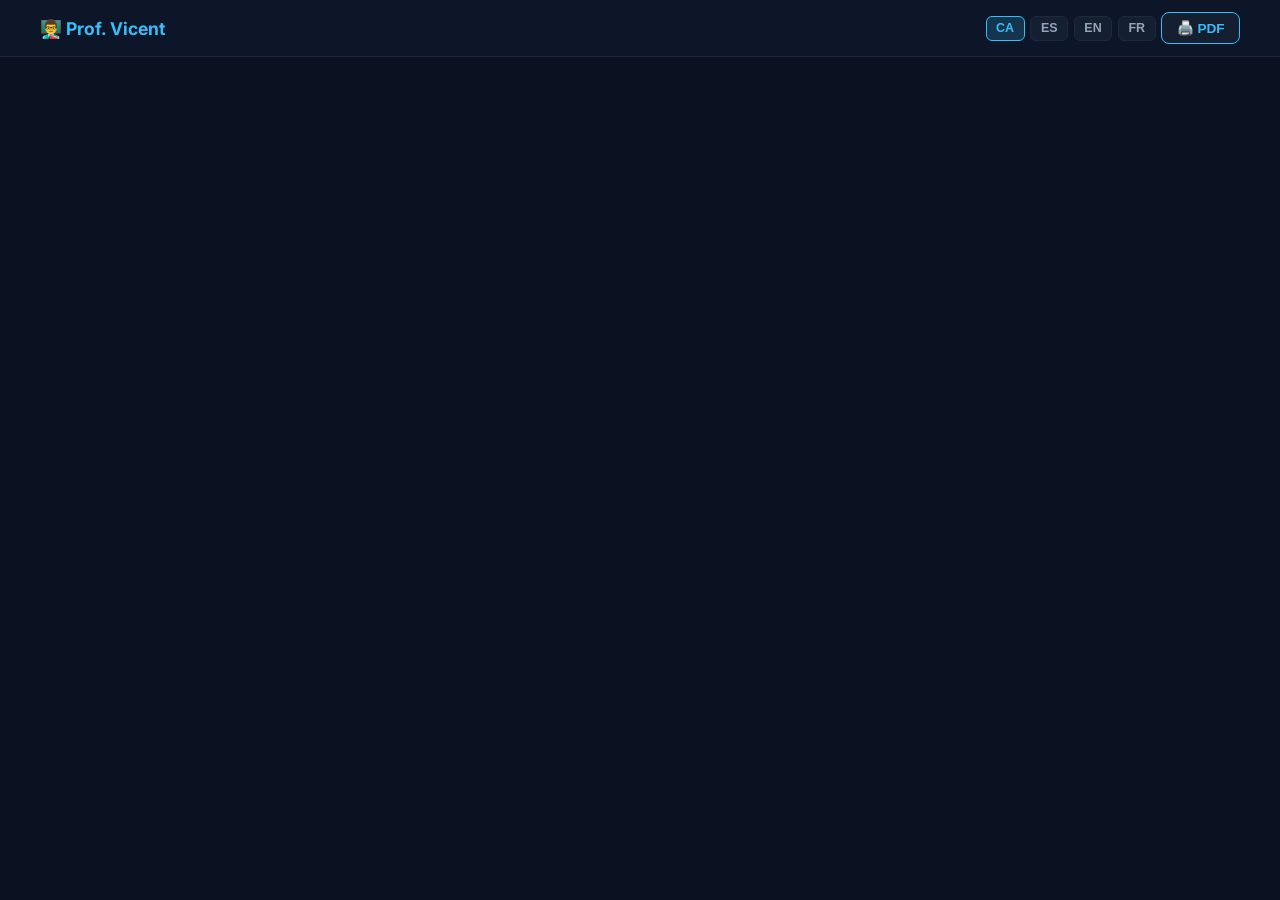
<file: tec4/materials_mecanismes.html>
<!DOCTYPE html>
<html lang="ca">
<head>
    <meta charset="UTF-8">
    <meta name="viewport" content="width=device-width, initial-scale=1.0">
    <title>Tecnologia 4t ESO · UP1: Sistemes Mecànics — Prof. Vicent</title>
    <link rel="preconnect" href="https://fonts.googleapis.com">
    <link rel="preconnect" href="https://fonts.gstatic.com" crossorigin>
    <link href="https://fonts.googleapis.com/css2?family=Fira+Code:wght@400;600&family=Inter:wght@400;500;600;700;800&display=swap" rel="stylesheet">
    <style>
        :root {
            --bg-body: #0b1120;
            --bg-card: #151f32;
            --code-bg: #030712;
            --border: #1e293b;
            --text-main: #cbd5e1;
            --text-muted: #94a3b8;
            --primary: #38bdf8;
            --primary-rgb: 56, 189, 248;
            --accent: #a855f7;
            --warning: #f59e0b;
            --success: #10b981;
        }
        * {
            box-sizing: border-box;
            margin: 0;
            padding: 0;
        }
        body {
            font-family: 'Inter', -apple-system, BlinkMacSystemFont, "Segoe UI", Roboto, sans-serif;
            background-color: var(--bg-body);
            color: var(--text-main);
            line-height: 1.65;
            padding-bottom: 5rem;
        }
        nav {
            background-color: rgba(15, 23, 42, 0.92);
            backdrop-filter: blur(10px);
            border-bottom: 1px solid var(--border);
            position: sticky;
            top: 0;
            z-index: 1000;
            padding: 0.75rem 1.5rem;
        }
        nav .nav-container {
            max-width: 1200px;
            margin: 0 auto;
            display: flex;
            align-items: center;
            justify-content: space-between;
            gap: 1rem;
            flex-wrap: wrap;
        }
        nav .brand {
            font-weight: 700;
            color: var(--primary);
            font-size: 1.1rem;
            text-decoration: none;
            display: flex;
            align-items: center;
            gap: 0.5rem;
        }
        nav ul {
            display: flex;
            list-style: none;
            gap: 1rem;
            overflow-x: auto;
            padding-bottom: 2px;
            align-items: center;
        }
        nav ul li a {
            color: var(--text-muted);
            text-decoration: none;
            font-size: 0.88rem;
            font-weight: 500;
            transition: color 0.2s ease;
            white-space: nowrap;
        }
        nav ul li a:hover {
            color: var(--primary);
        }
        .lang-switcher {
            display: flex;
            gap: 0.35rem;
            align-items: center;
        }
        .lang-btn {
            background-color: var(--bg-card);
            border: 1px solid var(--border);
            color: var(--text-muted);
            padding: 0.28rem 0.6rem;
            border-radius: 6px;
            font-size: 0.78rem;
            font-weight: 700;
            cursor: pointer;
            transition: all 0.2s ease;
        }
        .lang-btn:hover {
            border-color: var(--primary);
            color: #fff;
        }
        .lang-btn.active {
            background-color: rgba(var(--primary-rgb), 0.18);
            border-color: var(--primary);
            color: var(--primary);
        }
        .action-btn {
            background-color: var(--bg-card);
            border: 1px solid var(--primary);
            color: var(--primary);
            padding: 0.45rem 0.9rem;
            border-radius: 8px;
            font-size: 0.85rem;
            font-weight: 600;
            cursor: pointer;
            transition: all 0.2s ease;
            display: inline-flex;
            align-items: center;
            gap: 0.4rem;
        }
        .action-btn:hover {
            background-color: rgba(var(--primary-rgb), 0.15);
            color: #fff;
        }
        main {
            max-width: 1100px;
            margin: 0 auto;
            padding: 2.5rem 1.5rem;
        }
        header.course-header {
            margin-bottom: 3rem;
        }
        .breadcrumbs {
            color: var(--text-muted);
            font-size: 0.875rem;
            margin-bottom: 1rem;
        }
        .breadcrumbs a {
            color: var(--primary);
            text-decoration: none;
        }
        .header-icon {
            font-size: 2.75rem;
            margin-bottom: 0.5rem;
            display: inline-block;
        }
        h1 {
            font-size: 2.35rem;
            font-weight: 800;
            line-height: 1.25;
            color: #ffffff;
            margin-bottom: 1rem;
        }
        .subtitle {
            font-size: 1.15rem;
            color: var(--text-muted);
            max-width: 850px;
            margin-bottom: 1.5rem;
        }
        .tag-group {
            display: flex;
            flex-wrap: wrap;
            gap: 0.6rem;
        }
        .tag {
            background-color: var(--bg-card);
            border: 1px solid var(--border);
            color: var(--primary);
            font-size: 0.78rem;
            font-weight: 600;
            padding: 0.3rem 0.8rem;
            border-radius: 9999px;
            letter-spacing: 0.03em;
            text-transform: uppercase;
        }
        hr {
            border: 0;
            height: 1px;
            background: var(--border);
            margin: 2.5rem 0;
        }
        .section-badge {
            display: inline-block;
            color: var(--accent);
            font-weight: 700;
            font-size: 0.82rem;
            letter-spacing: 0.1em;
            text-transform: uppercase;
            margin-bottom: 1rem;
        }
        section {
            margin-bottom: 3.5rem;
            scroll-margin-top: 5rem;
        }
        h2 {
            font-size: 1.7rem;
            font-weight: 700;
            color: #fff;
            margin-bottom: 1.25rem;
            display: flex;
            align-items: center;
            gap: 0.6rem;
        }
        h3 {
            font-size: 1.25rem;
            font-weight: 600;
            margin-bottom: 0.75rem;
            color: #f1f5f9;
        }
        p {
            margin-bottom: 1rem;
            color: #cbd5e1;
        }
        ul, ol {
            margin-bottom: 1.25rem;
            padding-left: 1.5rem;
            color: #cbd5e1;
        }
        li {
            margin-bottom: 0.4rem;
        }
        .grid-2 {
            display: grid;
            grid-template-columns: repeat(auto-fit, minmax(320px, 1fr));
            gap: 1.5rem;
            margin: 1.5rem 0;
        }
        .card {
            background-color: var(--bg-card);
            border: 1px solid var(--border);
            border-radius: 12px;
            padding: 1.5rem;
            transition: border-color 0.2s ease, transform 0.2s ease;
        }
        .card:hover {
            border-color: rgba(var(--primary-rgb), 0.5);
            transform: translateY(-2px);
        }
        .terminal-box {
            background-color: var(--code-bg);
            border: 1px solid var(--border);
            border-radius: 10px;
            padding: 1.25rem;
            margin: 1.25rem 0;
            font-family: 'Fira Code', monospace;
            font-size: 0.88rem;
            position: relative;
        }
        .terminal-header {
            display: flex;
            gap: 6px;
            margin-bottom: 0.85rem;
            align-items: center;
        }
        .terminal-btn {
            width: 10px;
            height: 10px;
            border-radius: 50%;
            display: inline-block;
        }
        .btn-close { background-color: #ef4444; }
        .btn-min { background-color: #f59e0b; }
        .btn-max { background-color: #10b981; }
        pre {
            background-color: var(--code-bg);
            border: 1px solid var(--border);
            border-radius: 10px;
            padding: 1.25rem;
            margin: 1.25rem 0;
            overflow-x: auto;
            font-family: 'Fira Code', monospace;
            font-size: 0.86rem;
            color: #e2e8f0;
            line-height: 1.55;
        }
        code {
            font-family: 'Fira Code', monospace;
            color: var(--primary);
            background-color: rgba(56, 189, 248, 0.1);
            padding: 0.15rem 0.4rem;
            border-radius: 4px;
            font-size: 0.9em;
        }
        pre code {
            background: none;
            padding: 0;
            color: inherit;
        }
        .comment { color: #64748b; font-style: italic; }
        .keyword { color: #f43f5e; font-weight: 600; }
        .string { color: #34d399; }
        .func { color: #38bdf8; }
        .var { color: #facc15; }
        table {
            width: 100%;
            border-collapse: collapse;
            margin: 1.5rem 0;
            background-color: var(--bg-card);
            border-radius: 10px;
            overflow: hidden;
            border: 1px solid var(--border);
        }
        th, td {
            padding: 0.85rem 1rem;
            text-align: left;
            border-bottom: 1px solid var(--border);
            font-size: 0.92rem;
        }
        th {
            background-color: #162032;
            color: var(--primary);
            font-weight: 600;
        }
        tr:last-child td {
            border-bottom: none;
        }
        .callout {
            border-left: 4px solid var(--primary);
            background: rgba(56, 189, 248, 0.08);
            padding: 1rem 1.25rem;
            border-radius: 0 8px 8px 0;
            margin: 1.5rem 0;
        }
        .callout.warning {
            border-left-color: var(--warning);
            background: rgba(245, 158, 11, 0.08);
        }
        .callout.success {
            border-left-color: var(--success);
            background: rgba(16, 185, 129, 0.08);
        }
        .callout strong {
            color: #fff;
        }
        .problem-card {
            background-color: var(--bg-card);
            border: 1px solid var(--border);
            border-radius: 12px;
            padding: 1.35rem;
            margin-bottom: 1.25rem;
        }
        .problem-header {
            display: flex;
            justify-content: space-between;
            align-items: center;
            margin-bottom: 0.65rem;
            gap: 0.5rem;
            flex-wrap: wrap;
        }
        .problem-num {
            background-color: rgba(var(--primary-rgb), 0.15);
            color: var(--primary);
            font-weight: 700;
            font-size: 0.82rem;
            padding: 0.25rem 0.65rem;
            border-radius: 6px;
        }
        footer {
            margin-top: 4rem;
            border-top: 1px solid var(--border);
            padding-top: 2rem;
            text-align: center;
            color: var(--text-muted);
            font-size: 0.85rem;
        }
        @media print {
            nav { display: none; }
            body { background-color: #fff; color: #000; padding: 0; }
            .card, .problem-card, table, pre, .terminal-box {
                background-color: #fff !important;
                color: #000 !important;
                border: 1px solid #ccc !important;
                break-inside: avoid;
            }
            h1, h2, h3, p, li, td, th, strong { color: #000 !important; }
            .no-print { display: none !important; }
        }
    </style>
</head>
<body>

<nav>
    <div class="nav-container">
        <a href="index.html" class="brand">👨‍🏫 Prof. Vicent</a>
        <ul id="nav-links">
            <!-- Renderitzat dinàmicament segons l'idioma -->
        </ul>
        <div class="lang-switcher">
            <button class="lang-btn active" onclick="setLang('ca')" id="btn-ca">CA</button>
            <button class="lang-btn" onclick="setLang('es')" id="btn-es">ES</button>
            <button class="lang-btn" onclick="setLang('en')" id="btn-en">EN</button>
            <button class="lang-btn" onclick="setLang('fr')" id="btn-fr">FR</button>
            <button class="action-btn no-print" onclick="window.print()" title="Print / PDF">🖨️ PDF</button>
        </div>
    </div>
</nav>

<main id="app-content">
    <!-- Contingut injectat dinàmicament pel motor multilingüe -->
</main>

<script>
let currentLang = 'ca';
let showExamSolutions = true;

const i18n = {
    ca: {
        nav: [
            { href: "index.html", label: "← Menú Cursos" },
            { href: "#mapes-mentals", label: "Mapes Mentals" },
            { href: "#formulari", label: "Formulari i Trampes" },
            { href: "#sol-palanques", label: "Sol. Palanques" },
            { href: "#sol-politges", label: "Sol. Politges" },
            { href: "#sol-transmissio", label: "Sol. Transmissió" },
            { href: "#examen", label: "Examen Oficial" }
        ],
        breadcrumbCourse: "Cursos",
        breadcrumbSubj: "Tecnologia 4t d'ESO",
        breadcrumbUnit: "UP1 - Sistemes Mecànics",
        title: "UP1: Sistemes Mecànics (Màquines i Mecanismes)",
        subtitle: "Material didàctic complet per a 4t d'ESO: Mapes mentals i esquemes d'estudi, taula resum de fórmules en el Sistema Internacional, solucionari pas a pas de les 26 activitats del dossier i proposta d'examen oficial amb rúbrica.",
        tags: ["Tecnologia 4t ESO", "UP1 · Sistemes Mecànics", "Mapes Mentals + Solucionari + Examen", "Multilingüe (CA/ES/EN/FR)"],
        part1Badge: "PART I · MAPES MENTALS, FORMULARI I GUIA D'ESTUDI",
        sec1Title: "1. Mapes Mentals d'Estudi",
        sec1Intro: "Esquemes conceptuals per repassar l'estructura de les màquines, les magnituds físiques fonamentals i els mecanismes de transmissió lineal i circular.",
        mm1Title: "Mapa Mental 1: Màquines, Energia, Treball, Potència i Rendiment",
        mm1Code: `MÀQUINES I ENERGIA (Principi de conservació: l'energia ni es crea ni es destrueix, es transforma)
 │
 ├──► 1. ESTRUCTURA DE TOTA MÀQUINA
 │     ├── [Element Motor / Conductor] ──► Transforma l'energia en treball (ex: pistó, motor elèctric)
 │     ├── [Mecanismes (Conversor)]    ──► Transmet o transforma força i moviment (ex: biela-maneta, corretges)
 │     └── [Element Conduït / Receptor]──► Rep la força i el moviment per fer el treball (ex: turbina, roda)
 │
 ├──► 2. TIPUS DE MOVIMENTS BÀSICS
 │     ├── Lineal     ──► Trajectòria en línia recta i sentit únic (ex: carretó)
 │     ├── Alternatiu ──► Línia recta d'avanç i retrocés (ex: pistó, agulla de màquina de cosir)
 │     ├── Rotació    ──► Trajectòria de circumferència (ex: politja, roda, engranatge)
 │     └── Oscil·lant ──► Trajectòria d'arc d'avanç i retrocés (ex: pèndol d'un rellotge)
 │
 └──► 3. MAGNITUDS FÍSIQUES I RENDIMENT (Unitats SI)
       ├── Treball i Energia (W, E) ──► W = F · d         [Joules, J = N · m]
       ├── Potència mecànica (P)    ──► P = W / t         [Watts, W = J / s]
       └── Rendiment (η)            ──► η = (W_útil / E_consumida) · 100  [% - Sempre < 100% per fregament]`,
        mm2Title: "Mapa Mental 2: Mecanismes de Transmissió Lineal (Palanques i Politges)",
        mm2Code: `MECANISMES DE TRANSMISSIÓ LINEAL (Entrada lineal ──► Sortida lineal)
 │
 ├──► A) PALANQUES (Barra rígida que gira sobre un Punt de Suport o Fulcre Δ)
 │     ├── Llei de la Palanca:  F · dF = R · dR
 │     ├── Avantatge Mecànic:   AM = R / F = dF / dR
 │     │    ├── AM > 1: Multiplica força / estalvia esforç (dF > dR)
 │     │    ├── AM = 1: No estalvia força, canvia direcció (dF = dR)
 │     │    └── AM < 1: Cal fer més força, però guanya velocitat/desplaçament (dF < dR)
 │     └── Classificació per Gèneres (segons qui està al MIG):
 │          ├── 1r Gènere [ Δ al mig: F ── Δ ── R ] ──► AM pot ser >1, =1 o <1 (ex: tisores, alicates, balança)
 │          ├── 2n Gènere [ R al mig: Δ ── R ── F ] ──► Sempre dF > dR (AM > 1, estalvia força. Ex: carretó, trencanous)
 │          └── 3r Gènere [ F al mig: Δ ── F ── R ] ──► Sempre dF < dR (AM < 1, guanya precisió/abast. Ex: pinces, braç)
 │
 └──► B) POLITGES I POLISPASTOS (Roda acanalada amb corda)
       ├── 1. Politja Fixa            ──► F = R        │ AM = 1   │ Corda estirada: L = h (només canvia direcció)
       ├── 2. Politja Mòbil (1 fixa+1 mòbil) ► F = R/2 │ AM = 2   │ Corda estirada: L = 2·h
       ├── 3. Polispast Factorial (Lineal)   ► F = R/(2·n) │ AM = 2·n │ n = nombre de politges mòbils
       └── 4. Polispast Potencial (Expon.)   ► F = R/(2^n) │ AM = 2^n │ n = nombre de politges mòbils`,
        mm3Title: "Mapa Mental 3: Transmissió Circular i Cinemàtica de Rotació",
        mm3Code: `MECANISMES DE TRANSMISSIÓ CIRCULAR I CINEMÀTICA (Rotació entre eixos: Conductor 1 ──► Conduït 2)
 │
 ├──► 1. SISTEMES DE TRANSMISSIÓ
 │     ├── Politges amb corretja ──► Llei: D1 · N1 = D2 · N2  (Mateix sentit de gir; s'inverteix si es creua la corretja)
 │     └── Engranatges (dents Z) ──► Llei: Z1 · N1 = Z2 · N2  (Sentit de gir s'inverteix en contacte directe; sense lliscament)
 │
 ├──► 2. RELACIÓ DE TRANSMISSIÓ (i)
 │     ├── Fórmula general:  i = N2 / N1 = D1 / D2 = Z1 / Z2
 │     ├── Si i > 1: Sistema MULTIPLICADOR de velocitat (N2 > N1: gira més ràpid però amb menys força/parell)
 │     ├── Si i = 1: Manté la velocitat (N2 = N1)
 │     └── Si i < 1: Sistema REDUCTOR de velocitat (N2 < N1: gira més lent però multiplica la força/parell)
 │
 └──► 3. VELOCITAT DE GIR (N), ANGULAR (ω) I LINEAL (v)
       ├── Velocitat de gir (N)     ──► Mesurada en rpm (revolucions o voltes per minut)
       ├── Velocitat angular (ω)    ──► ω = (N · 2 · π) / 60   [rad/s - Igual per a tots els punts del disc]
       └── Velocitat lineal (v)     ──► v = ω · r              [m/s - Depèn del radi r en metres! Per passar a km/h: · 3,6]`,
        sec2Title: "2. Formulari Resum i Les 5 Trampes Clàssiques d'Examen",
        tableHeaders: ["Magnitud / Concepte", "Símbol", "Fórmula Principal", "Unitats SI / Habituals"],
        tableRows: [
            ["Pes / Força de gravetat", "P, F, R", "P = m · g  (g = 9,8 m/s²)", "Newtons [N]"],
            ["Treball mecànic / Energia", "W, E", "W = F · d", "Joules [J] (1 J = 1 N·m)"],
            ["Potència mecànica", "P", "P = W / t", "Watts [W] (1 W = 1 J/s)"],
            ["Rendiment", "η", "η = (W_útil / E_consumida) · 100", "Percentatge [%]"],
            ["Llei de la Palanca", "—", "F · dF = R · dR", "F, R en [N] ; dF, dR mateixa unitat [m o cm]"],
            ["Avantatge Mecànic", "AM", "AM = R / F  (en palanca: dF / dR)", "Adimensional (sense unitats)"],
            ["Polispast Factorial vs Potencial", "F", "Factorial: F = R / (2·n) │ Potencial: F = R / 2^n", "n = núm. de politges mòbils"],
            ["Relació de transmissió", "i", "i = N2 / N1 = D1 / D2 = Z1 / Z2", "Adimensional (N en rpm, D en mm/cm, Z en dents)"],
            ["Velocitat angular", "ω", "ω = (N · 2 · π) / 60", "Radians per segon [rad/s]"],
            ["Velocitat lineal", "v", "v = ω · r  (on r = D / 2)", "Metres per segon [m/s] (× 3,6 per a km/h)"]
        ],
        trapsTitle: "⚠️ Les 5 Trampes Clàssiques d'Examen (Compte!)",
        trapsList: [
            "<strong>Confondre Massa (kg) amb Força/Pes (N):</strong> Si l'enunciat dóna una càrrega en quilograms (ex: <code>200 kg</code>), multiplica-la primer per <code>g = 9,8 m/s²</code> per passar-la a Newtons (<code>1960 N</code>) abans d'aplicar la llei de la palanca.",
            "<strong>El braç del carretó (2n gènere):</strong> Quan un dibuix mostra dos trams acotats (ex: <code>0,4 m</code> de la roda a la càrrega i <code>1,2 m</code> de la càrrega al mànec), el braç de potència total des del fulcre és la <strong>suma</strong>: <code>dF = 0,4 + 1,2 = 1,6 m</code>!",
            "<strong>Diàmetre vs. Radi en la velocitat lineal (v = ω · r):</strong> Els problemes de politges i rodes gairebé sempre donen el <strong>diàmetre en cm</strong>. Cal dividir-lo entre 2 per tenir el radi i passar-lo a <strong>metres</strong> abans de multiplicar per ω.",
            "<strong>Fórmula de la Relació de Transmissió (i):</strong> Les velocitats van a l'inrevés que els diàmetres i les dents: <code>i = N2 / N1 = D1 / D2 = Z1 / Z2</code>. Comprova sempre la lògica: la roda petita sempre gira més ràpid que la gran!",
            "<strong>Desplaçament de la corda en politges i polispastos:</strong> Si un polispast redueix la força per un factor (<code>AM</code>), hauràs d'estirar <code>AM</code> vegades més longitud de corda (<code>L = AM · h</code>) i la càrrega pujarà <code>AM</code> vegades més lenta (<code>v_càrrega = v_corda / AM</code>)."
        ],
        part2Badge: "PART II · SOLUCIONARI PAS A PAS DEL DOSSIER D'ACTIVITATS (26 EXERCICIS)",
        sec3Title: "3. Solucionari Bloc A: Palanques (Exercicis 1 a 11)",
        sec4Title: "4. Solucionari Bloc B: Politges i Polispastos (Exercicis 12 a 20)",
        sec5Title: "5. Solucionari Bloc C: Transmissió Circular i Cinemàtica (Exercicis 21 a 26)",
        part3Badge: "PART III · PROPOSTA D'EXAMEN OFICIAL 4t ESO + RÚBRICA DE CORRECCIÓ",
        sec6Title: "6. Examen d'Avaluació: UP1 Sistemes Mecànics (10 Punts)",
        toggleBtnShow: "👁️ Mostrar Solucionari de l'Examen",
        toggleBtnHide: "🙈 Ocultar Solucionari (Mode Impressió Alumnat)",
        footerText: "Departament de Tecnologia i Informàtica · Tecnologia 4t d'ESO (UP1: Sistemes Mecànics) — Prof. Vicent"
    },
    es: {
        nav: [
            { href: "index.html", label: "← Menú Cursos" },
            { href: "#mapes-mentals", label: "Mapas Mentales" },
            { href: "#formulari", label: "Formulario y Trampas" },
            { href: "#sol-palanques", label: "Sol. Palancas" },
            { href: "#sol-politges", label: "Sol. Poleas" },
            { href: "#sol-transmissio", label: "Sol. Transmisión" },
            { href: "#examen", label: "Examen Oficial" }
        ],
        breadcrumbCourse: "Cursos",
        breadcrumbSubj: "Tecnología 4.º de ESO",
        breadcrumbUnit: "UP1 - Sistemas Mecánicos",
        title: "UP1: Sistemas Mecánicos (Máquinas y Mecanismos)",
        subtitle: "Material didáctico completo para 4.º de ESO: Mapas mentales y esquemas de estudio, tabla resumen de fórmulas en el Sistema Internacional, solucionario paso a paso de las 26 actividades del dosier y propuesta de examen oficial con rúbrica.",
        tags: ["Tecnología 4.º ESO", "UP1 · Sistemas Mecánicos", "Mapas Mentales + Solucionario + Examen", "Multilingüe (CA/ES/EN/FR)"],
        part1Badge: "PARTE I · MAPAS MENTALES, FORMULARIO Y GUÍA DE ESTUDIO",
        sec1Title: "1. Mapas Mentales de Estudio",
        sec1Intro: "Esquemas conceptuales para repasar la estructura de las máquinas, las magnitudes físicas fundamentales y los mecanismos de transmisión lineal y circular.",
        mm1Title: "Mapa Mental 1: Máquinas, Energía, Trabajo, Potencia y Rendimiento",
        mm1Code: `MÁQUINAS Y ENERGÍA (Principio de conservación: la energía ni se crea ni se destruye, se transforma)
 │
 ├──► 1. ESTRUCTURA DE TODA MÁQUINA
 │     ├── [Elemento Motor / Conductor] ──► Transforma la energía en trabajo (ej: pistón, motor eléctrico)
 │     ├── [Mecanismos (Conversor)]     ──► Transmite o transforma fuerza y movimiento (ej: biela-manivela, correas)
 │     └── [Elemento Conducido/Receptor]──► Recibe la fuerza y el movimiento para realizar el trabajo (ej: turbina, rueda)
 │
 ├──► 2. TIPOS DE MOVIMIENTOS BÁSICOS
 │     ├── Lineal      ──► Trayectoria en línea recta y sentido único (ej: carretilla)
 │     ├── Alternativo ──► Línea recta de avance y retroceso (ej: pistón, aguja de máquina de coser)
 │     ├── Rotación    ──► Trayectoria de circunferencia (ej: polea, rueda, engranaje)
 │     └── Oscilante   ──► Trayectoria de arco de avance y retroceso (ej: péndulo de un reloj)
 │
 └──► 3. MAGNITUDES FÍSICAS Y RENDIMIENTO (Unidades SI)
       ├── Trabajo y Energía (W, E) ──► W = F · d         [Julios, J = N · m]
       ├── Potencia mecánica (P)    ──► P = W / t         [Vatios, W = J / s]
       └── Rendimiento (η)          ──► η = (W_útil / E_consumida) · 100  [% - Siempre < 100% por rozamiento]`,
        mm2Title: "Mapa Mental 2: Mecanismos de Transmisión Lineal (Palancas y Poleas)",
        mm2Code: `MECANISMOS DE TRANSMISIÓN LINEAL (Entrada lineal ──► Salida lineal)
 │
 ├──► A) PALANCAS (Barra rígida que gira sobre un Punto de Apoyo o Fulcro Δ)
 │     ├── Ley de la Palanca:   F · dF = R · dR
 │     ├── Ventaja Mecánica:    AM = R / F = dF / dR
 │     │    ├── AM > 1: Multiplica fuerza / ahorra esfuerzo (dF > dR)
 │     │    ├── AM = 1: No ahorra fuerza, cambia dirección (dF = dR)
 │     │    └── AM < 1: Requiere más fuerza, pero gana velocidad/desplazamiento (dF < dR)
 │     └── Clasificación por Géneros (según quién está en el MEDIO):
 │          ├── 1.er Género [ Δ en medio: F ── Δ ── R ] ──► AM puede ser >1, =1 o <1 (ej: tijeras, alicates, balanza)
 │          ├── 2.º Género  [ R en medio: Δ ── R ── F ] ──► Siempre dF > dR (AM > 1, ahorra fuerza. Ej: carretilla, cascanueces)
 │          └── 3.er Género [ F en medio: Δ ── F ── R ] ──► Siempre dF < dR (AM < 1, gana precisión/alcance. Ej: pinzas, brazo)
 │
 └──► B) POLEAS Y POLIPASTOS (Rueda acanalada con cuerda)
       ├── 1. Polea Fija              ──► F = R        │ AM = 1   │ Cuerda tirada: L = h (solo cambia dirección)
       ├── 2. Polea Móvil (1 fija+1 móvil) ► F = R/2   │ AM = 2   │ Cuerda tirada: L = 2·h
       ├── 3. Polipasto Factorial (Lineal) ► F = R/(2·n) │ AM = 2·n │ n = número de poleas móviles
       └── 4. Polipasto Potencial (Expon.) ► F = R/(2^n) │ AM = 2^n │ n = número de poleas móviles`,
        mm3Title: "Mapa Mental 3: Transmisión Circular y Cinemática de Rotación",
        mm3Code: `MECANISMOS DE TRANSMISIÓN CIRCULAR Y CINEMÁTICA (Rotación entre ejes: Conductor 1 ──► Conducido 2)
 │
 ├──► 1. SISTEMAS DE TRANSMISIÓN
 │     ├── Poleas con correa    ──► Ley: D1 · N1 = D2 · N2  (Mismo sentido de giro; se invierte si se cruza la correa)
 │     └── Engranajes (dientes Z)─► Ley: Z1 · N1 = Z2 · N2  (Sentido de giro se invierte en contacto directo; sin deslizamiento)
 │
 ├──► 2. RELACIÓN DE TRANSMISIÓN (i)
 │     ├── Fórmula general:  i = N2 / N1 = D1 / D2 = Z1 / Z2
 │     ├── Si i > 1: Sistema MULTIPLICADOR de velocidad (N2 > N1: gira más rápido pero con menos fuerza/par)
 │     ├── Si i = 1: Mantiene la velocidad (N2 = N1)
 │     └── Si i < 1: Sistema REDUCTOR de velocidad (N2 < N1: gira más lento pero multiplica la fuerza/par)
 │
 └──► 3. VELOCIDAD DE GIRO (N), ANGULAR (ω) Y LINEAL (v)
       ├── Velocidad de giro (N)  ──► Medida en rpm (revoluciones o vueltas por minuto)
       ├── Velocidad angular (ω)  ──► ω = (N · 2 · π) / 60   [rad/s - Igual para todos los puntos del disco]
       └── Velocidad lineal (v)   ──► v = ω · r              [m/s - ¡Depende del radio r en metros! Para pasar a km/h: · 3,6]`,
        sec2Title: "2. Formulario Resumen y Las 5 Trampas Clásicas de Examen",
        tableHeaders: ["Magnitud / Concepto", "Símbolo", "Fórmula Principal", "Unidades SI / Habituales"],
        tableRows: [
            ["Peso / Fuerza de gravedad", "P, F, R", "P = m · g  (g = 9,8 m/s²)", "Newtons [N]"],
            ["Trabajo mecánico / Energía", "W, E", "W = F · d", "Julios [J] (1 J = 1 N·m)"],
            ["Potencia mecánica", "P", "P = W / t", "Vatios [W] (1 W = 1 J/s)"],
            ["Rendimiento", "η", "η = (W_útil / E_consumida) · 100", "Porcentaje [%]"],
            ["Ley de la Palanca", "—", "F · dF = R · dR", "F, R en [N] ; dF, dR misma unidad [m o cm]"],
            ["Ventaja Mecánica", "AM", "AM = R / F  (en palanca: dF / dR)", "Adimensional (sin unidades)"],
            ["Polipasto Factorial vs Potencial", "F", "Factorial: F = R / (2·n) │ Potencial: F = R / 2^n", "n = núm. de poleas móviles"],
            ["Relación de transmisión", "i", "i = N2 / N1 = D1 / D2 = Z1 / Z2", "Adimensional (N en rpm, D en mm/cm, Z en dientes)"],
            ["Velocidad angular", "ω", "ω = (N · 2 · π) / 60", "Radianes por segundo [rad/s]"],
            ["Velocidad lineal", "v", "v = ω · r  (donde r = D / 2)", "Metros por segundo [m/s] (× 3,6 para km/h)"]
        ],
        trapsTitle: "⚠️ Las 5 Trampas Clásicas de Examen (¡Atención!)",
        trapsList: [
            "<strong>Confundir Masa (kg) con Fuerza/Peso (N):</strong> Si el enunciado da una carga en kilogramos (ej: <code>200 kg</code>), multiplícala primero por <code>g = 9,8 m/s²</code> para pasarla a Newtons (<code>1960 N</code>) antes de aplicar la ley de la palanca.",
            "<strong>El brazo de la carretilla (2.º género):</strong> Cuando un dibujo muestra dos tramos acotados (ej: <code>0,4 m</code> de la rueda a la carga y <code>1,2 m</code> de la carga al mango), el brazo de potencia total desde el fulcro es la <strong>suma</strong>: <code>dF = 0,4 + 1,2 = 1,6 m</code>.",
            "<strong>Diámetro vs. Radio en la velocidad lineal (v = ω · r):</strong> Los problemas de poleas y ruedas casi siempre dan el <strong>diámetro en cm</strong>. Hay que dividirlo entre 2 para obtener el radio y pasarlo a <strong>metros</strong> antes de multiplicar por ω.",
            "<strong>Fórmula de la Relación de Transmisión (i):</strong> Las velocidades van al revés que los diámetros y los dientes: <code>i = N2 / N1 = D1 / D2 = Z1 / Z2</code>. Comprueba siempre la lógica: ¡la rueda pequeña siempre gira más rápido que la grande!",
            "<strong>Desplazamiento de la cuerda en poleas y polipastos:</strong> Si un polipasto reduce la fuerza por un factor (<code>AM</code>), tendrás que tirar <code>AM</code> veces más longitud de cuerda (<code>L = AM · h</code>) y la carga subirá <code>AM</code> veces más lenta (<code>v_carga = v_cuerda / AM</code>)."
        ],
        part2Badge: "PARTE II · SOLUCIONARIO PASO A PASO DEL DOSIER DE ACTIVIDADES (26 EJERCICIOS)",
        sec3Title: "3. Solucionario Bloque A: Palancas (Ejercicios 1 a 11)",
        sec4Title: "4. Solucionario Bloque B: Poleas y Polipastos (Ejercicios 12 a 20)",
        sec5Title: "5. Solucionario Bloque C: Transmisión Circular y Cinemática (Ejercicios 21 a 26)",
        part3Badge: "PARTE III · PROPUESTA DE EXAMEN OFICIAL 4.º ESO + RÚBRICA DE CORRECCIÓN",
        sec6Title: "6. Examen de Evaluación: UP1 Sistemas Mecánicos (10 Puntos)",
        toggleBtnShow: "👁️ Mostrar Solucionario del Examen",
        toggleBtnHide: "🙈 Ocultar Solucionario (Modo Impresión Alumnado)",
        footerText: "Departamento de Tecnología e Informática · Tecnología 4.º de ESO (UP1: Sistemas Mecánicos) — Prof. Vicent"
    },
    en: {
        nav: [
            { href: "index.html", label: "← Courses Menu" },
            { href: "#mapes-mentals", label: "Mind Maps" },
            { href: "#formulari", label: "Formulas & Traps" },
            { href: "#sol-palanques", label: "Sol. Levers" },
            { href: "#sol-politges", label: "Sol. Pulleys" },
            { href: "#sol-transmissio", label: "Sol. Transmission" },
            { href: "#examen", label: "Official Exam" }
        ],
        breadcrumbCourse: "Courses",
        breadcrumbSubj: "Technology Year 10 (4th ESO)",
        breadcrumbUnit: "UP1 - Mechanical Systems",
        title: "UP1: Mechanical Systems (Machines & Mechanisms)",
        subtitle: "Complete teaching package for 4th ESO (Year 10): Concept mind maps and study guides, SI formula reference sheet, step-by-step solutions to all 26 workbook problems, and an official exam with grading rubric.",
        tags: ["Technology 4th ESO", "UP1 · Mechanical Systems", "Mind Maps + Solutions + Exam", "Multilingual (CA/ES/EN/FR)"],
        part1Badge: "PART I · MIND MAPS, FORMULA SHEET & STUDY GUIDE",
        sec1Title: "1. Study Mind Maps",
        sec1Intro: "Conceptual diagrams to review machine structure, fundamental physical quantities, and linear and rotary transmission mechanisms.",
        mm1Title: "Mind Map 1: Machines, Energy, Work, Power & Efficiency",
        mm1Code: `MACHINES & ENERGY (Conservation Principle: energy is neither created nor destroyed, only transformed)
 │
 ├──► 1. STRUCTURE OF EVERY MACHINE
 │     ├── [Driver / Motor Element]    ──► Transforms energy into work (e.g., piston, electric motor)
 │     ├── [Mechanisms (Converter)]    ──► Transmits or transforms force & motion (e.g., crank-rod, belts)
 │     └── [Driven / Output Element]   ──► Receives force & motion to perform useful work (e.g., turbine, wheel)
 │
 ├──► 2. FOUR BASIC TYPES OF MOTION
 │     ├── Linear        ──► Straight-line path in one direction (e.g., wheelbarrow)
 │     ├── Reciprocating ──► Back-and-forth straight-line path (e.g., piston, sewing machine needle)
 │     ├── Rotary        ──► Circular path around an axis (e.g., pulley, wheel, gear)
 │     └── Oscillating   ──► Back-and-forth arc path (e.g., clock pendulum)
 │
 └──► 3. PHYSICAL QUANTITIES & EFFICIENCY (SI Units)
       ├── Work & Energy (W, E)     ──► W = F · d         [Joules, J = N · m]
       ├── Mechanical Power (P)     ──► P = W / t         [Watts, W = J / s]
       └── Efficiency (η)           ──► η = (W_useful / E_consumed) · 100  [% - Always < 100% due to friction]`,
        mm2Title: "Mind Map 2: Linear Transmission Mechanisms (Levers & Pulleys)",
        mm2Code: `LINEAR TRANSMISSION MECHANISMS (Linear input ──► Linear output)
 │
 ├──► A) LEVERS (Rigid bar rotating around a Pivot / Fulcrum Δ)
 │     ├── Law of the Lever:    F · dF = R · dR
 │     ├── Mechanical Advantage: AM = R / F = dF / dR
 │     │    ├── AM > 1: Multiplies force / saves effort (dF > dR)
 │     │    ├── AM = 1: Does not save force, changes direction (dF = dR)
 │     │    └── AM < 1: Requires more effort, but gains speed/range of motion (dF < dR)
 │     └── Classification by Class (depending on what is in the MIDDLE):
 │          ├── Class 1 [ Δ in middle: F ── Δ ── R ] ──► AM can be >1, =1 or <1 (e.g., scissors, pliers, seesaw)
 │          ├── Class 2 [ R in middle: Δ ── R ── F ] ──► Always dF > dR (AM > 1, saves effort. E.g., wheelbarrow, nutcracker)
 │          └── Class 3 [ F in middle: Δ ── F ── R ] ──► Always dF < dR (AM < 1, gains precision/reach. E.g., tweezers, human arm)
 │
 └──► B) PULLEYS & BLOCK AND TACKLE (Grooved wheel with rope)
       ├── 1. Fixed Pulley             ──► F = R        │ AM = 1   │ Rope pulled: L = h (only changes direction)
       ├── 2. Movable Pulley (1 fix+1 mov)► F = R/2     │ AM = 2   │ Rope pulled: L = 2·h
       ├── 3. Linear/Factorial Hoist     ► F = R/(2·n)  │ AM = 2·n │ n = number of movable pulleys
       └── 4. Exponential/Potential Hoist► F = R/(2^n)  │ AM = 2^n │ n = number of movable pulleys`,
        mm3Title: "Mind Map 3: Rotary Transmission & Rotational Kinematics",
        mm3Code: `ROTARY TRANSMISSION & KINEMATICS (Rotation between shafts: Driver 1 ──► Driven 2)
 │
 ├──► 1. TRANSMISSION SYSTEMS
 │     ├── Belt & Pulley system ──► Law: D1 · N1 = D2 · N2  (Same rotation sense; reversed if belt is crossed)
 │     └── Meshed Gears (teeth Z)─► Law: Z1 · N1 = Z2 · N2  (Rotation sense reverses on direct contact; no slip)
 │
 ├──► 2. TRANSMISSION RATIO (i)
 │     ├── General formula:  i = N2 / N1 = D1 / D2 = Z1 / Z2
 │     ├── If i > 1: Speed MULTIPLIER system (N2 > N1: spins faster but transmits less torque/force)
 │     ├── If i = 1: Constant speed (N2 = N1)
 │     └── If i < 1: Speed REDUCER system (N2 < N1: spins slower but multiplies torque/force)
 │
 └──► 3. ROTATIONAL SPEED (N), ANGULAR VELOCITY (ω) & LINEAR VELOCITY (v)
       ├── Rotational speed (N)  ──► Measured in rpm (revolutions per minute)
       ├── Angular velocity (ω)  ──► ω = (N · 2 · π) / 60   [rad/s - Identical for all points on the rigid disc]
       └── Linear velocity (v)   ──► v = ω · r              [m/s - Depends on radius r in meters! To km/h: · 3.6]`,
        sec2Title: "2. Formula Summary Sheet & The 5 Classic Exam Traps",
        tableHeaders: ["Quantity / Concept", "Symbol", "Main Formula", "SI / Standard Units"],
        tableRows: [
            ["Weight / Gravitational force", "P, F, R", "P = m · g  (g = 9.8 m/s²)", "Newtons [N]"],
            ["Mechanical Work / Energy", "W, E", "W = F · d", "Joules [J] (1 J = 1 N·m)"],
            ["Mechanical Power", "P", "P = W / t", "Watts [W] (1 W = 1 J/s)"],
            ["Efficiency", "η", "η = (W_useful / E_consumed) · 100", "Percentage [%]"],
            ["Law of the Lever", "—", "F · dF = R · dR", "F, R in [N] ; dF, dR in same unit [m or cm]"],
            ["Mechanical Advantage", "AM", "AM = R / F  (for lever: dF / dR)", "Dimensionless (no units)"],
            ["Factorial vs Exponential Hoist", "F", "Factorial: F = R / (2·n) │ Exponential: F = R / 2^n", "n = number of movable pulleys"],
            ["Transmission Ratio", "i", "i = N2 / N1 = D1 / D2 = Z1 / Z2", "Dimensionless (N in rpm, D in mm/cm, Z in teeth)"],
            ["Angular Velocity", "ω", "ω = (N · 2 · π) / 60", "Radians per second [rad/s]"],
            ["Linear Velocity", "v", "v = ω · r  (where r = D / 2)", "Meters per second [m/s] (× 3.6 for km/h)"]
        ],
        trapsTitle: "⚠️ The 5 Classic Exam Traps (Watch Out!)",
        trapsList: [
            "<strong>Confusing Mass (kg) with Force/Weight (N):</strong> If the problem gives a load in kilograms (e.g., <code>200 kg</code>), multiply it first by <code>g = 9.8 m/s²</code> to convert it to Newtons (<code>1960 N</code>) before applying the law of the lever.",
            "<strong>The Wheelbarrow Effort Arm (Class 2 Lever):</strong> When a diagram shows two separate segments (e.g., <code>0.4 m</code> from wheel to load and <code>1.2 m</code> from load to handles), the total effort arm from the fulcrum is the <strong>sum</strong>: <code>dF = 0.4 + 1.2 = 1.6 m</code>!",
            "<strong>Diameter vs. Radius in Linear Velocity (v = ω · r):</strong> Pulley and wheel problems almost always state the <strong>diameter in cm</strong>. Always divide by 2 to get the radius and convert to <strong>meters</strong> before multiplying by ω.",
            "<strong>Transmission Ratio Formula (i):</strong> Speeds are inversely proportional to diameters and teeth: <code>i = N2 / N1 = D1 / D2 = Z1 / Z2</code>. Always check with common sense: the smaller wheel always spins faster than the larger wheel!",
            "<strong>Rope Length Pulled in Pulleys/Hoists:</strong> If a pulley system reduces force by a factor (<code>AM</code>), you must pull <code>AM</code> times more rope length (<code>L = AM · h</code>) and the load rises <code>AM</code> times slower (<code>v_load = v_rope / AM</code>)."
        ],
        part2Badge: "PART II · STEP-BY-STEP SOLUTIONS TO WORKBOOK ACTIVITIES (26 EXERCISES)",
        sec3Title: "3. Solutions Block A: Levers (Exercises 1 to 11)",
        sec4Title: "4. Solutions Block B: Pulleys & Hoists (Exercises 12 to 20)",
        sec5Title: "5. Solutions Block C: Rotary Transmission & Kinematics (Exercises 21 to 26)",
        part3Badge: "PART III · OFFICIAL 4th ESO EXAM PROPOSAL + GRADING RUBRIC",
        sec6Title: "6. Assessment Exam: UP1 Mechanical Systems (10 Points)",
        toggleBtnShow: "👁️ Show Exam Answer Key",
        toggleBtnHide: "🙈 Hide Answer Key (Student Print Mode)",
        footerText: "Department of Technology & Computer Science · Technology 4th ESO (UP1: Mechanical Systems) — Prof. Vicent"
    },
    fr: {
        nav: [
            { href: "index.html", label: "← Menu Cours" },
            { href: "#mapes-mentals", label: "Cartes Mentales" },
            { href: "#formulari", label: "Formules et Pièges" },
            { href: "#sol-palanques", label: "Sol. Leviers" },
            { href: "#sol-politges", label: "Sol. Poulies" },
            { href: "#sol-transmissio", label: "Sol. Transmission" },
            { href: "#examen", label: "Examen Officiel" }
        ],
        breadcrumbCourse: "Cours",
        breadcrumbSubj: "Technologie 4e ESO (Seconde)",
        breadcrumbUnit: "UP1 - Systèmes Mécaniques",
        title: "UP1 : Systèmes Mécaniques (Machines et Mécanismes)",
        subtitle: "Support pédagogique complet pour 4e ESO : Cartes mentales et fiches de révision, formulaire officiel du Système International, corrigé détaillé pas à pas des 26 exercices du dossier et sujet d'examen officiel avec barème.",
        tags: ["Technologie 4e ESO", "UP1 · Systèmes Mécaniques", "Cartes Mentales + Corrigé + Examen", "Multilingue (CA/ES/EN/FR)"],
        part1Badge: "PARTIE I · CARTES MENTALES, FORMULAIRE ET GUIDE D'ÉTUDE",
        sec1Title: "1. Cartes Mentales de Révision",
        sec1Intro: "Schémas conceptuels pour réviser la structure des machines, les grandeurs physiques fondamentales et les mécanismes de transmission linéaire et circulaire.",
        mm1Title: "Carte Mentale 1 : Machines, Énergie, Travail, Puissance et Rendement",
        mm1Code: `MACHINES ET ÉNERGIE (Principe de conservation : l'énergie ne se crée ni ne se détruit, elle se transforme)
 │
 ├──► 1. STRUCTURE DE TOUTE MACHINE
 │     ├── [Élément Moteur / Conducteur] ──► Transforme l'énergie en travail (ex : piston, moteur électrique)
 │     ├── [Mécanismes (Convertisseur)]  ──► Transmet ou transforme force et mouvement (ex : bielle-manivelle, courroies)
 │     └── [Élément Conduit / Récepteur] ──► Reçoit la force et le mouvement pour effectuer le travail (ex : turbine, roue)
 │
 ├──► 2. QUATRE MOUVEMENTS DE BASE
 │     ├── Linéaire     ──► Trajectoire en ligne droite et sens unique (ex : brouette)
 │     ├── Alternatif   ──► Ligne droite d'avance et de recul (ex : piston, aiguille de machine à coudre)
 │     ├── Rotation     ──► Trajectoire circulaire autour d'un axe (ex : poulie, roue, engrenage)
 │     └── Oscillant    ──► Trajectoire en arc d'avance et de recul (ex : pendule d'horloge)
 │
 └──► 3. GRANDEURS PHYSIQUES ET RENDEMENT (Unités SI)
       ├── Travail et Énergie (W, E) ──► W = F · d         [Joules, J = N · m]
       ├── Puissance mécanique (P)   ──► P = W / t         [Watts, W = J / s]
       └── Rendement (η)             ──► η = (W_utile / E_consommée) · 100  [% - Toujours < 100% à cause des frottements]`,
        mm2Title: "Carte Mentale 2 : Mécanismes de Transmission Linéaire (Leviers et Poulies)",
        mm2Code: `MÉCANISMES DE TRANSMISSION LINÉAIRE (Entrée linéaire ──► Sortie linéaire)
 │
 ├──► A) LEVIERS (Barre rigide tournant autour d'un Point d'Appui ou Pivot Δ)
 │     ├── Loi du Levier :      F · dF = R · dR
 │     ├── Avantage Mécanique : AM = R / F = dF / dR
 │     │    ├── AM > 1 : Multiplie la force / économise l'effort (dF > dR)
 │     │    ├── AM = 1 : N'économise pas d'effort, change la direction (dF = dR)
 │     │    └── AM < 1 : Demande plus de force, mais gagne en vitesse/déplacement (dF < dR)
 │     └── Classification par Genres (selon l'élément situé au MILIEU) :
 │          ├── 1er Genre [ Δ au milieu : F ── Δ ── R ] ──► AM peut être >1, =1 ou <1 (ex : ciseaux, tenailles, balance)
 │          ├── 2e Genre  [ R au milieu : Δ ── R ── F ] ──► Toujours dF > dR (AM > 1, économise l'effort. Ex : brouette, casse-noix)
 │          └── 3e Genre  [ F au milieu : Δ ── F ── R ] ──► Toujours dF < dR (AM < 1, gagne en précision. Ex : pince à épiler, bras)
 │
 └──► B) POULIES ET PALANS (Roue à gorge avec corde)
       ├── 1. Poulie Fixe              ──► F = R        │ AM = 1   │ Corde tirée : L = h (change uniquement la direction)
       ├── 2. Poulie Mobile (1 fixe+1 mob)► F = R/2     │ AM = 2   │ Corde tirée : L = 2·h
       ├── 3. Palan Factoriel (Linéaire)  ► F = R/(2·n) │ AM = 2·n │ n = nombre de poulies mobiles
       └── 4. Palan Potentiel (Expon.)    ► F = R/(2^n) │ AM = 2^n │ n = nombre de poulies mobiles`,
        mm3Title: "Carte Mentale 3 : Transmission Circulaire et Cinématique de Rotation",
        mm3Code: `TRANSMISSION CIRCULAIRE ET CINÉMATIQUE (Rotation entre arbres : Conducteur 1 ──► Conduit 2)
 │
 ├──► 1. SYSTÈMES DE TRANSMISSION
 │     ├── Poulies et courroie ──► Loi : D1 · N1 = D2 · N2  (Même sens de rotation ; inversé si la courroie est croisée)
 │     └── Engrenages (dents Z)──► Loi : Z1 · N1 = Z2 · N2  (Sens de rotation inversé en contact direct ; sans glissement)
 │
 ├──► 2. RAPPORT DE TRANSMISSION (i)
 │     ├── Formule générale :  i = N2 / N1 = D1 / D2 = Z1 / Z2
 │     ├── Si i > 1 : Système MULTIPLICATEUR de vitesse (N2 > N1 : tourne plus vite mais avec moins de couple/force)
 │     ├── Si i = 1 : Maintient la vitesse (N2 = N1)
 │     └── Si i < 1 : Système RÉDUCTEUR de vitesse (N2 < N1 : tourne plus lentement mais multiplie le couple/force)
 │
 └──► 3. VITESSE DE ROTATION (N), ANGULAIRE (ω) ET LINÉAIRE (v)
       ├── Vitesse de rotation (N) ──► Mesurée en tr/min (rpm - tours par minute)
       ├── Vitesse angulaire (ω)   ──► ω = (N · 2 · π) / 60   [rad/s - Identique pour tous les points du disque]
       └── Vitesse linéaire (v)    ──► v = ω · r              [m/s - Dépend du rayon r en mètres ! Pour km/h : · 3,6]`,
        sec2Title: "2. Formulaire Résumé et Les 5 Pièges Classiques d'Examen",
        tableHeaders: ["Grandeur / Concept", "Symbole", "Formule Principale", "Unités SI / Habituelles"],
        tableRows: [
            ["Poids / Force de gravité", "P, F, R", "P = m · g  (g = 9,8 m/s²)", "Newtons [N]"],
            ["Travail mécanique / Énergie", "W, E", "W = F · d", "Joules [J] (1 J = 1 N·m)"],
            ["Puissance mécanique", "P", "P = W / t", "Watts [W] (1 W = 1 J/s)"],
            ["Rendement", "η", "η = (W_utile / E_consommée) · 100", "Pourcentage [%]"],
            ["Loi du Levier", "—", "F · dF = R · dR", "F, R en [N] ; dF, dR même unité [m ou cm]"],
            ["Avantage Mécanique", "AM", "AM = R / F  (levier : dF / dR)", "Sans dimension (sans unité)"],
            ["Palan Factoriel vs Potentiel", "F", "Factoriel : F = R / (2·n) │ Potentiel : F = R / 2^n", "n = nombre de poulies mobiles"],
            ["Rapport de transmission", "i", "i = N2 / N1 = D1 / D2 = Z1 / Z2", "Sans dimension (N en rpm, D en mm/cm, Z en dents)"],
            ["Vitesse angulaire", "ω", "ω = (N · 2 · π) / 60", "Radians par seconde [rad/s]"],
            ["Vitesse linéaire", "v", "v = ω · r  (où r = D / 2)", "Mètres par seconde [m/s] (× 3,6 pour km/h)"]
        ],
        trapsTitle: "⚠️ Les 5 Pièges Classiques d'Examen (Attention !)",
        trapsList: [
            "<strong>Confondre Masse (kg) et Force/Poids (N) :</strong> Si l'énoncé donne une charge en kilogrammes (ex : <code>200 kg</code>), multipliez-la d'abord par <code>g = 9,8 m/s²</code> pour la convertir en Newtons (<code>1960 N</code>) avant d'appliquer la loi du levier.",
            "<strong>Le bras de la brouette (2e genre) :</strong> Lorsqu'un schéma indique deux segments cotés (ex : <code>0,4 m</code> de la roue à la charge et <code>1,2 m</code> de la charge aux poignées), le bras de force total depuis le pivot est la <strong>somme</strong> : <code>dF = 0,4 + 1,2 = 1,6 m</code> !",
            "<strong>Diamètre vs Rayon dans la vitesse linéaire (v = ω · r) :</strong> Les problèmes de poulies et de roues donnent presque toujours le <strong>diamètre en cm</strong>. Il faut le diviser par 2 pour obtenir le rayon et le convertir en <strong>mètres</strong> avant de multiplier par ω.",
            "<strong>Formule du Rapport de Transmission (i) :</strong> Les vitesses sont inversement proportionnelles aux diamètres et aux dents : <code>i = N2 / N1 = D1 / D2 = Z1 / Z2</code>. Vérifiez toujours la logique : la petite roue tourne toujours plus vite que la grande !",
            "<strong>Longueur de corde tirée dans les poulies et palans :</strong> Si un palan réduit la force d'un facteur (<code>AM</code>), il faut tirer <code>AM</code> fois plus de longueur de corde (<code>L = AM · h</code>) et la charge monte <code>AM</code> fois moins vite (<code>v_charge = v_corde / AM</code>)."
        ],
        part2Badge: "PARTIE II · CORRIGÉ PAS À PAS DU DOSSIER D'ACTIVITÉS (26 EXERCICES)",
        sec3Title: "3. Corrigé Bloc A : Leviers (Exercices 1 à 11)",
        sec4Title: "4. Corrigé Bloc B : Poulies et Palans (Exercices 12 à 20)",
        sec5Title: "5. Corrigé Bloc C : Transmission Circulaire et Cinématique (Exercices 21 à 26)",
        part3Badge: "PARTIE III · PROPOSITION D'EXAMEN OFFICIEL 4e ESO + BARÈME DE CORRECTION",
        sec6Title: "6. Examen d'Évaluation : UP1 Systèmes Mécaniques (10 Points)",
        toggleBtnShow: "👁️ Afficher le Corrigé de l'Examen",
        toggleBtnHide: "🙈 Masquer le Corrigé (Mode Impression Élèves)",
        footerText: "Département de Technologie et d'Informatique · Technologie 4e ESO (UP1 : Systèmes Mécaniques) — Prof. Vicent"
    }
};

const exercisesData = [
    // BLOC A: PALANQUES (1-11)
    {
        id: 1, block: "A",
        q: {
            ca: "Identificació de gèneres. Indica on és el fulcre (Δ), la força (F) i la resistència (R) en els següents objectes i digues de quin grau (1r, 2n o 3r) són: a) Un carretó d'obra, b) Unes pinces de depilar, c) Unes tisores.",
            es: "Identificación de géneros. Indica dónde está el fulcro (Δ), la fuerza (F) y la resistencia (R) en los siguientes objetos y di de qué grado (1.º, 2.º o 3.º) son: a) Una carretilla de obra, b) Unas pinzas de depilar, c) Unas tijeras.",
            en: "Identifying lever classes. Indicate the position of the fulcrum (Δ), effort force (F), and load/resistance (R) in the following objects and state their class (1st, 2nd, or 3rd): a) A wheelbarrow, b) Tweezers, c) Scissors.",
            fr: "Identification des genres. Indiquez où se trouvent le point d'appui/pivot (Δ), la force motrice (F) et la résistance (R) dans les objets suivants et précisez leur genre (1er, 2e ou 3e) : a) Une brouette, b) Une pince à épiler, c) Des ciseaux."
        },
        sol: {
            ca: `<ul>
                <li><strong>a) Carretó d'obra → Palanca de 2n gènere:</strong> El fulcre (Δ) és a l'eix de la roda (extrem), la resistència (R) és la càrrega dins la caixa (<strong>al mig</strong>) i la força (F) s'aplica a les nanses ( a l'altre extrem). Com que R està al mig (<code>dF > dR</code>), sempre té avantatge mecànic <code>AM > 1</code>.</li>
                <li><strong>b) Pinces de depilar → Palanca de 3r gènere:</strong> El fulcre (Δ) és a l'extrem on s'uneixen les dues làmines, la força (F) es fa amb els dits <strong>al mig</strong> i la resistència (R) és el pèl a l'extrem oposat. Com que F està al mig (<code>dF < dR</code>), té <code>AM < 1</code> (guanya precisió).</li>
                <li><strong>c) Tisores → Palanca de 1r gènere:</strong> El fulcre (Δ) és el cargol central (<strong>al mig</strong>), la força (F) s'aplica a les nanses en un extrem i la resistència (R) és el cartró o paper a les fulles de tall a l'altre extrem.</li>
            </ul>`,
            es: `<ul>
                <li><strong>a) Carretilla de obra → Palanca de 2.º género:</strong> El fulcro (Δ) está en el eje de la rueda (extremo), la resistencia (R) es la carga en la cubeta (<strong>en medio</strong>) y la fuerza (F) se aplica en las empuñaduras (otro extremo). Siempre ahorra esfuerzo (<code>AM > 1</code>).</li>
                <li><strong>b) Pinzas de depilar → Palanca de 3.er género:</strong> El fulcro (Δ) está en el extremo unido, la fuerza (F) se aplica con los dedos <strong>en medio</strong> y la resistencia (R) está en la punta. Tiene <code>AM < 1</code> (gana precisión).</li>
                <li><strong>c) Tijeras → Palanca de 1.er género:</strong> El fulcro (Δ) es el tornillo central (<strong>en medio</strong>), la fuerza (F) se aplica en los mangos y la resistencia (R) es el material en las hojas de corte.</li>
            </ul>`,
            en: `<ul>
                <li><strong>a) Wheelbarrow → Class 2 Lever:</strong> The fulcrum (Δ) is at the wheel axle (end), the resistance/load (R) is inside the tray (<strong>in the middle</strong>), and the effort (F) is applied at the handles (other end). Always saves effort (<code>AM > 1</code>).</li>
                <li><strong>b) Tweezers → Class 3 Lever:</strong> The fulcrum (Δ) is at the joined end, the effort (F) is applied by the fingers <strong>in the middle</strong>, and the resistance (R) is at the tip. Has <code>AM < 1</code> (gains precision).</li>
                <li><strong>c) Scissors → Class 1 Lever:</strong> The fulcrum (Δ) is the central pivot screw (<strong>in the middle</strong>), the effort (F) is at the handles, and the resistance (R) is the material between the blades.</li>
            </ul>`,
            fr: `<ul>
                <li><strong>a) Brouette → Levier du 2e genre :</strong> Le pivot (Δ) est sur l'axe de la roue (extrémité), la résistance (R) est la charge dans la cuve (<strong>au milieu</strong>) et la force (F) est appliquée aux poignées. Économise toujours l'effort (<code>AM > 1</code>).</li>
                <li><strong>b) Pince à épiler → Levier du 3e genre :</strong> Le pivot (Δ) est à l'extrémité soudée, la force (F) est exercée par les doigts <strong>au milieu</strong> et la résistance (R) est à la pointe. <code>AM < 1</code> (gagne en précision).</li>
                <li><strong>c) Ciseaux → Levier du 1er genre :</strong> Le pivot (Δ) est la vis centrale (<strong>au milieu</strong>), la force (F) s'exerce sur les anneaux et la résistance (R) est le matériau entre les lames.</li>
            </ul>`
        }
    },
    {
        id: 2, block: "A",
        q: {
            ca: "Unes tisores tenen el punt de suport a 10 cm de les nanses i a 5 cm de les fulles de tall. Si s'aplica una força de 20 N a les nanses, quina força s'exerceix sobre el material a tallar?",
            es: "Unas tijeras tienen el punto de apoyo a 10 cm de los mangos y a 5 cm de las hojas de corte. Si se aplica una fuerza de 20 N en los mangos, ¿qué fuerza se ejerce sobre el material a cortar?",
            en: "A pair of scissors has its pivot 10 cm from the handles and 5 cm from the cutting blades. If an effort force of 20 N is applied to the handles, what force is exerted on the material being cut?",
            fr: "Des ciseaux ont leur point d'appui à 10 cm des anneaux et à 5 cm des lames de coupe. Si l'on applique une force de 20 N sur les anneaux, quelle force s'exerce sur le matériau à couper ?"
        },
        math: `Dades: dF = 10 cm | dR = 5 cm | F = 20 N
Llei de la palanca: F · dF = R · dR
20 N · 10 cm = R · 5 cm  ──►  200 = 5 · R  ──►  R = 200 / 5 = 40 N`,
        sol: {
            ca: "<strong>Resultat:</strong> S'exerceix una força de resistència de <strong>40 N</strong> sobre el material a tallar (<code>AM = 10 / 5 = 2</code>, multiplica la força per 2).",
            es: "<strong>Resultado:</strong> Se ejerce una fuerza de corte de <strong>40 N</strong> sobre el material (<code>AM = 10 / 5 = 2</code>, duplica la fuerza aplicada).",
            en: "<strong>Result:</strong> A cutting force of <strong>40 N</strong> is exerted on the material (<code>AM = 10 / 5 = 2</code>, doubling the input force).",
            fr: "<strong>Résultat :</strong> Une force de coupe de <strong>40 N</strong> s'exerce sur le matériau (<code>AM = 10 / 5 = 2</code>, la force est doublée)."
        }
    },
    {
        id: 3, block: "A",
        q: {
            ca: "En una palanca, calcula la força que cal exercir per aixecar un pes de 200 kg (braç de potència = 2 m i braç de resistència = 0,5 m). Quin és l'avantatge mecànic d'aquesta palanca? De quin gènere podria ser?",
            es: "En una palanca, calcula la fuerza que hay que ejercer para levantar un peso de 200 kg (brazo de potencia = 2 m y brazo de resistencia = 0,5 m). ¿Cuál es la ventaja mecánica de esta palanca? ¿De qué género podría ser?",
            en: "For a lever, calculate the effort force needed to lift a 200 kg mass (effort arm = 2 m, resistance arm = 0.5 m). What is the mechanical advantage? What class of lever could it be?",
            fr: "Dans un levier, calculez la force à exercer pour soulever une masse de 200 kg (bras de force = 2 m et bras de résistance = 0,5 m). Quel est l'avantage mécanique ? De quel genre pourrait-il être ?"
        },
        math: `1) Passem la massa a força pes (R) amb g = 9,8 m/s² (o g ≈ 10 m/s²):
   R = m · g = 200 kg · 9,8 m/s² = 1960 N   (amb g = 10 m/s² ──► R = 2000 N)
2) Llei de la palanca (F · dF = R · dR):
   F · 2 m = 1960 N · 0,5 m  ──►  F = 980 / 2 = 490 N   (amb g = 10 ──► F = 500 N)
3) Avantatge Mecànic (AM):
   AM = dF / dR = 2 m / 0,5 m = 4   (o bé AM = R / F = 1960 / 490 = 4)`,
        sol: {
            ca: "<strong>Resultat:</strong> Cal exercir una força de <strong>490 N</strong> (o 500 N si s'usa g = 10 m/s²). L'avantatge mecànic és <strong>AM = 4</strong>. Com que <code>AM > 1</code> (<code>dF > dR</code>), podria ser una palanca de <strong>1r gènere</strong> (amb el fulcre més a prop de la càrrega) o de <strong>2n gènere</strong> (però mai de 3r gènere).",
            es: "<strong>Resultado:</strong> Hay que ejercer una fuerza de <strong>490 N</strong> (o 500 N con g = 10 m/s²). La ventaja mecánica es <strong>AM = 4</strong>. Como <code>AM > 1</code> (<code>dF > dR</code>), podría ser de <strong>1.er género</strong> o de <strong>2.º género</strong>.",
            en: "<strong>Result:</strong> An effort force of <strong>490 N</strong> is required (or 500 N using g = 10 m/s²). The mechanical advantage is <strong>AM = 4</strong>. Since <code>AM > 1</code> (<code>dF > dR</code>), it could be a <strong>Class 1</strong> or <strong>Class 2</strong> lever.",
            fr: "<strong>Résultat :</strong> Il faut exercer une force de <strong>490 N</strong> (ou 500 N avec g = 10 m/s²). L'avantage mécanique est <strong>AM = 4</strong>. Comme <code>AM > 1</code> (<code>dF > dR</code>), ce levier peut être du <strong>1er genre</strong> ou du <strong>2e genre</strong>."
        }
    },
    {
        id: 4, block: "A",
        q: {
            ca: "Unes pinces de cuina tenen el punt de pressió dels dits a 6 cm de l'articulació. Si el menjar està a 18 cm i cal exercir una força d'agafada sobre ell de 4 N, quina força cal fer amb els dits?",
            es: "Unas pinzas de cocina tienen el punto de presión de los dedos a 6 cm de la articulación. Si la comida está a 18 cm y hay que ejercer una fuerza de agarre sobre ella de 4 N, ¿qué fuerza hay que hacer con los dedos?",
            en: "Kitchen tongs have the finger grip point 6 cm from the pivot hinge. If the food is at 18 cm and requires a gripping force of 4 N, what effort force must the fingers apply?",
            fr: "Des pinces de cuisine ont le point de pression des doigts à 6 cm de l'articulation. Si l'aliment est à 18 cm et nécessite une force de serrage de 4 N, quelle force faut-il exercer avec les doigts ?"
        },
        math: `Dades: dF = 6 cm | dR = 18 cm | R = 4 N  (Palanca de 3r gènere)
Llei de la palanca: F · dF = R · dR
F · 6 cm = 4 N · 18 cm  ──►  6 · F = 72  ──►  F = 72 / 6 = 12 N`,
        sol: {
            ca: "<strong>Resultat:</strong> Cal fer una força de <strong>12 N</strong> amb els dits (el triple de la força d'agafada, ja que és una palanca de 3r gènere amb <code>AM = 6 / 18 = 0,33</code>).",
            es: "<strong>Resultado:</strong> Hay que aplicar una fuerza de <strong>12 N</strong> con los dedos (palanca de 3.er género con <code>AM = 6 / 18 = 0,33</code>).",
            en: "<strong>Result:</strong> The fingers must apply a force of <strong>12 N</strong> (Class 3 lever with <code>AM = 6 / 18 = 0.33</code>).",
            fr: "<strong>Résultat :</strong> Il faut exercer une force de <strong>12 N</strong> avec les doigts (levier du 3e genre avec <code>AM = 6 / 18 = 0,33</code>)."
        }
    },
    {
        id: 5, block: "A",
        q: {
            ca: "Amb un carretó es vol moure una càrrega de 600 N situada a 0,4 m de la roda. Quina longitud mínima ha de tenir el braç de la força si la força màxima que pot fer una persona és de 150 N?",
            es: "Con una carretilla se quiere mover una carga de 600 N situada a 0,4 m de la rueda. ¿Qué longitud mínima debe tener el brazo de la fuerza si la fuerza máxima que puede hacer una persona es de 150 N?",
            en: "A wheelbarrow is used to move a 600 N load located 0.4 m from the wheel axle. What is the minimum length of the effort arm if the person's maximum effort force is 150 N?",
            fr: "Avec une brouette, on veut déplacer une charge de 600 N située à 0,4 m de la roue. Quelle longueur minimale doit avoir le bras de force si la force maximale de la personne est de 150 N ?"
        },
        math: `Dades: R = 600 N | dR = 0,4 m | F = 150 N
Llei de la palanca: F · dF = R · dR
150 N · dF = 600 N · 0,4 m  ──►  150 · dF = 240  ──►  dF = 240 / 150 = 1,6 m`,
        sol: {
            ca: "<strong>Resultat:</strong> El braç de la força ha de tenir una longitud mínima d'<strong>1,6 m</strong> des de l'eix de la roda.",
            es: "<strong>Resultado:</strong> El brazo de la fuerza debe tener una longitud mínima de <strong>1,6 m</strong> desde el eje de la rueda.",
            en: "<strong>Result:</strong> The effort arm must have a minimum length of <strong>1.6 m</strong> measured from the wheel axle.",
            fr: "<strong>Résultat :</strong> Le bras de force doit avoir une longueur minimale de <strong>1,6 m</strong> depuis l'axe de la roue."
        }
    },
    {
        id: 6, block: "A",
        q: {
            ca: "Unes alicates tenen el punt d'articulació a 15 cm del mànec (on apliquem la força) i a 3 cm de la boca de tall. Si premem el mànec amb una força de 30 N, calcula la força exercida a la boca de tall i digues quin gènere i quin avantatge mecànic té.",
            es: "Unos alicates tienen el punto de articulación a 15 cm del mango (donde aplicamos la fuerza) y a 3 cm de la boca de corte. Si apretamos el mango con una fuerza de 30 N, calcula la fuerza ejercida en la boca de corte y di qué género y qué ventaja mecánica tiene.",
            en: "A pair of pliers has its pivot hinge 15 cm from the handle (where effort is applied) and 3 cm from the cutting jaws. If we squeeze the handle with 30 N of force, calculate the cutting force at the jaws, the lever class, and its mechanical advantage.",
            fr: "Une pince coupante a son articulation à 15 cm du manche (où la force est appliquée) et à 3 cm des mâchoires de coupe. Si l'on serre le manche avec une force de 30 N, calculez la force exercée aux mâchoires, son genre et son avantage mécanique."
        },
        math: `Dades: dF = 15 cm | dR = 3 cm | F = 30 N
1) Llei de la palanca: 30 N · 15 cm = R · 3 cm  ──►  R = 450 / 3 = 150 N
2) Avantatge Mecànic: AM = dF / dR = 15 cm / 3 cm = 5  (o AM = 150 N / 30 N = 5)`,
        sol: {
            ca: "<strong>Resultat:</strong> La força exercida a la boca de tall és de <strong>150 N</strong>. És una palanca de <strong>1r gènere</strong> (l'articulació està al mig) i té un avantatge mecànic <strong>AM = 5</strong>.",
            es: "<strong>Resultado:</strong> La fuerza en la boca de corte es de <strong>150 N</strong>. Es una palanca de <strong>1.er género</strong> y su ventaja mecánica es <strong>AM = 5</strong>.",
            en: "<strong>Result:</strong> The cutting force at the jaws is <strong>150 N</strong>. It is a <strong>Class 1 lever</strong> with a mechanical advantage of <strong>AM = 5</strong>.",
            fr: "<strong>Résultat :</strong> La force exercée aux mâchoires est de <strong>150 N</strong>. C'est un levier du <strong>1er genre</strong> avec un avantage mécanique <strong>AM = 5</strong>."
        }
    },
    {
        id: 7, block: "A",
        q: {
            ca: "Calcula quina força cal exercir per transportar un sac de 20 kg amb el carretó de la figura (cotes: 0,4 m de la roda a R, i 1,2 m de R a F). Quin avantatge mecànic s'obté? De quin gènere és aquesta palanca?",
            es: "Calcula qué fuerza hay que ejercer para transportar un saco de 20 kg con la carretilla de la figura (cotas: 0,4 m de la rueda a R, y 1,2 m de R a F). ¿Qué ventaja mecánica se obtiene? ¿De qué género es esta palanca?",
            en: "Calculate the effort force needed to carry a 20 kg sack with the pictured wheelbarrow (dimensions: 0.4 m from wheel to R, and 1.2 m from R to F). What mechanical advantage is obtained? What class of lever is it?",
            fr: "Calculez la force nécessaire pour transporter un sac de 20 kg avec la brouette de la figure (cotes : 0,4 m de la roue à R, et 1,2 m de R à F). Quel avantage mécanique obtient-on ? De quel genre est ce levier ?"
        },
        math: `⚠️ ATENCIÓ DOCENT AL BRAÇ DE FORÇA:
   dR = 0,4 m
   dF = 0,4 m + 1,2 m = 1,6 m  (distància total des del fulcre de la roda fins al puny!)
1) Pes del sac (R): R = m · g = 20 kg · 9,8 m/s² = 196 N  (amb g = 10 ──► R = 200 N)
2) Llei de la palanca: F · 1,6 m = 196 N · 0,4 m  ──►  F = 78,4 / 1,6 = 49 N  (amb g = 10 ──► F = 50 N)
3) Avantatge Mecànic: AM = dF / dR = 1,6 m / 0,4 m = 4`,
        sol: {
            ca: "<strong>Resultat:</strong> Cal exercir una força de <strong>49 N</strong> (o 50 N amb g = 10 m/s²). L'avantatge mecànic és <strong>AM = 4</strong> i és una palanca de <strong>2n gènere</strong> (la resistència R està entre la roda i les mans).",
            es: "<strong>Resultado:</strong> Hay que ejercer una fuerza de <strong>49 N</strong> (o 50 N con g = 10 m/s²). La ventaja mecánica es <strong>AM = 4</strong> y es una palanca de <strong>2.º género</strong>.",
            en: "<strong>Resultado:</strong> An effort force of <strong>49 N</strong> (or 50 N with g = 10 m/s²) is required. The mechanical advantage is <strong>AM = 4</strong> and it is a <strong>Class 2 lever</strong>.",
            fr: "<strong>Résultat :</strong> Il faut exercer une force de <strong>49 N</strong> (ou 50 N avec g = 10 m/s²). L'avantage mécanique est <strong>AM = 4</strong> et c'est un levier du <strong>2e genre</strong>."
        }
    },
    {
        id: 8, block: "A",
        q: {
            ca: "En una barra d'acer de 3 m que funciona com a palanca de 1r grau, en el braç esquerre pengen dues càrregues: R1 = 200 N a 0,5 m del fulcre i R2 = 400 N a 1,0 m del fulcre. a) A quina distància del fulcre (bf), en el braç dret, s'ha d'aplicar una força de 250 N per mantenir l'equilibri? b) Quina és la força total vertical que suporta el fulcre?",
            es: "En una barra de acero de 3 m (palanca de 1.er grado), en el brazo izquierdo cuelgan dos cargas: R1 = 200 N a 0,5 m del fulcro y R2 = 400 N a 1,0 m del fulcro. a) ¿A qué distancia del fulcro (bf), en el brazo derecho, debe aplicarse una fuerza de 250 N para mantener el equilibrio? b) ¿Cuál es la fuerza total vertical que soporta el fulcro?",
            en: "On a 3 m steel bar acting as a Class 1 lever, two loads hang on the left arm: R1 = 200 N at 0.5 m from the fulcrum and R2 = 400 N at 1.0 m from the fulcrum. a) At what distance from the fulcrum (bf) on the right arm must a 250 N force be applied for horizontal equilibrium? b) What is the total vertical reaction force supported by the fulcrum?",
            fr: "Sur une barre d'acier de 3 m (levier du 1er genre), deux charges pendent sur le bras gauche : R1 = 200 N à 0,5 m du pivot et R2 = 400 N à 1,0 m du pivot. a) À quelle distance du pivot (bf), sur le bras droit, faut-il appliquer une force de 250 N pour maintenir l'équilibre ? b) Quelle est la force verticale totale supportée par le pivot ?"
        },
        math: `a) Equilibri de moments (Suma moments esquerra = Moment dreta):
   R1 · dR1 + R2 · dR2 = F · bf
   (200 N · 0,5 m) + (400 N · 1,0 m) = 250 N · bf
   100 + 400 = 250 · bf  ──►  500 = 250 · bf  ──►  bf = 500 / 250 = 2,0 m
   (Comprovació geomètrica: 1,0 m a l'esquerra + 2,0 m a la dreta = 3,0 m totals de la barra, és possible!)
b) Equilibri de forces verticals sobre el fulcre (N_fulcre):
   N_fulcre = R1 + R2 + F = 200 N + 400 N + 250 N = 850 N`,
        sol: {
            ca: "<strong>Resultat:</strong> a) La força de 250 N s'ha d'aplicar a <strong>2,0 m</strong> a la dreta del fulcre. b) El punt de suport suporta una força vertical total (reacció) de <strong>850 N</strong>.",
            es: "<strong>Resultado:</strong> a) La fuerza debe aplicarse a <strong>2,0 m</strong> del fulcro. b) El fulcro soporta una reacción vertical total de <strong>850 N</strong>.",
            en: "<strong>Result:</strong> a) The 250 N force must be applied at <strong>2.0 m</strong> from the fulcrum. b) The fulcrum supports a total vertical reaction force of <strong>850 N</strong>.",
            fr: "<strong>Résultat :</strong> a) La force doit être appliquée à <strong>2,0 m</strong> du pivot. b) Le pivot supporte une réaction verticale totale de <strong>850 N</strong>."
        }
    },
    {
        id: 9, block: "A",
        q: {
            ca: "Un operari vol utilitzar una barra de ferro de 2,5 m de longitud total per dissenyar una palanca de 1r grau i aixecar un contenidor de 200 kg (g = 9,8 m/s²) aplicant una força màxima de 400 N a l'extrem oposat. a) A quina distància màxima de la càrrega (br) s'ha de col·locar el fulcre? b) Quin avantatge mecànic (AM) tindrà?",
            es: "Un operario quiere usar una barra de hierro de 2,5 m de longitud total para diseñar una palanca de 1.er grado y levantar un contenedor de 200 kg (g = 9,8 m/s²) aplicando una fuerza máxima de 400 N en el extremo opuesto. a) ¿A qué distancia máxima de la carga (br) debe colocarse el fulcro? b) ¿Qué ventaja mecánica (AM) tendrá?",
            en: "A worker wants to use a 2.5 m iron bar as a Class 1 lever to lift a 200 kg container (g = 9.8 m/s²) by applying a maximum force of 400 N at the opposite end. a) At what maximum distance from the load (br) must the fulcrum be placed? b) What mechanical advantage (AM) will it have?",
            fr: "Un opérateur veut utiliser une barre de fer de 2,5 m de longueur totale comme levier du 1er genre pour soulever un conteneur de 200 kg (g = 9,8 m/s²) en appliquant une force maximale de 400 N à l'extrémité opposée. a) À quelle distance maximale de la charge (br) faut-il placer le pivot ? b) Quel sera son avantage mécanique (AM) ?"
        },
        math: `1) Pes del contenidor: R = 200 kg · 9,8 m/s² = 1960 N
2) Com que la barra fa 2,5 m i és de 1r grau: bf + br = 2,5 m  ──►  bf = 2,5 - br
3) Llei de la palanca: F · bf = R · br
   400 · (2,5 - br) = 1960 · br
   1000 - 400 · br = 1960 · br  ──►  1000 = 2360 · br  ──►  br = 1000 / 2360 ≈ 0,424 m (42,4 cm)
   (I el braç de força serà bf = 2,5 - 0,424 = 2,076 m)
4) Avantatge Mecànic: AM = R / F = 1960 N / 400 N = 4,9`,
        sol: {
            ca: "<strong>Resultat:</strong> a) El fulcre s'ha de col·locar com a màxim a <strong>0,424 m (42,4 cm)</strong> de la càrrega. b) L'avantatge mecànic és <strong>AM = 4,9</strong>.",
            es: "<strong>Resultado:</strong> a) El fulcro debe colocarse como máximo a <strong>0,424 m (42,4 cm)</strong> de la carga. b) La ventaja mecánica es <strong>AM = 4,9</strong>.",
            en: "<strong>Result:</strong> a) The fulcrum must be placed at most <strong>0.424 m (42.4 cm)</strong> from the load. b) The mechanical advantage is <strong>AM = 4.9</strong>.",
            fr: "<strong>Résultat :</strong> a) Le pivot doit être placé au maximum à <strong>0,424 m (42,4 cm)</strong> de la charge. b) L'avantage mécanique est <strong>AM = 4,9</strong>."
        }
    },
    {
        id: 10, block: "A",
        q: {
            ca: "El braç humà funciona com una palanca de 3r grau on el colze és el fulcre. El bíceps s'insereix a 4 cm del colze i la mà sosté una mancorna de 10 kg a 32 cm del colze (g = 9,8 m/s²). a) Calcula la força del bíceps (F). b) Calcula l'AM i explica per què el cos humà utilitza palanques amb AM < 1.",
            es: "El brazo humano funciona como una palanca de 3.er grado donde el codo es el fulcro. El bíceps se inserta a 4 cm del codo y la mano sostiene una mancuerna de 10 kg a 32 cm del codo (g = 9,8 m/s²). a) Calcula la fuerza del bíceps (F). b) Calcula la AM y explica por qué el cuerpo humano usa palancas con AM < 1.",
            en: "The human arm acts as a Class 3 lever with the elbow as the fulcrum. The biceps attaches 4 cm from the elbow, and the hand holds a 10 kg dumbbell 32 cm from the elbow (g = 9.8 m/s²). a) Calculate the biceps contraction force (F). b) Calculate the AM and explain why the human body uses levers with AM < 1.",
            fr: "Le bras humain fonctionne comme un levier du 3e genre où le coude est le pivot. Le biceps s'insère à 4 cm du coude et la main tient un haltère de 10 kg à 32 cm du coude (g = 9,8 m/s²). a) Calculez la force du biceps (F). b) Calculez l'AM et expliquez pourquoi le corps humain utilise des leviers avec AM < 1."
        },
        math: `1) Pes de la mancorna: R = 10 kg · 9,8 m/s² = 98 N
2) Llei de la palanca: F · 4 cm = 98 N · 32 cm  ──►  F = 3136 / 4 = 784 N
3) Avantatge Mecànic: AM = dF / dR = 4 cm / 32 cm = 1/8 = 0,125`,
        sol: {
            ca: "<strong>Resultat:</strong> a) El múscul bíceps ha de fer una força de contracció de <strong>784 N</strong> (8 vegades el pes de la mancorna!). b) <strong>AM = 0,125</strong>. Tot i que cal fer molta més força, el cos humà utilitza palanques de 3r grau perquè permeten un disseny anatòmic compacte i, amb una contracció muscular molt petita (pocs centímetres), s'obté un <strong>gran desplaçament i gran velocitat de moviment a la mà</strong>.",
            es: "<strong>Resultado:</strong> a) El bíceps debe ejercer <strong>784 N</strong>. b) <strong>AM = 0,125</strong>. El cuerpo humano usa palancas de 3.er género porque permiten que una pequeña contracción del músculo produzca un <strong>gran recorrido y alta velocidad en el extremo de la mano</strong>.",
            en: "<strong>Result:</strong> a) The biceps must exert <strong>784 N</strong>. b) <strong>AM = 0.125</strong>. The human body uses Class 3 levers because a short muscle contraction produces a <strong>wide range of motion and high speed at the hand</strong>.",
            fr: "<strong>Résultat :</strong> a) Le biceps doit exercer <strong>784 N</strong>. b) <strong>AM = 0,125</strong>. Le corps humain utilise des leviers du 3e genre car une petite contraction musculaire permet d'obtenir une <strong>grande amplitude et une grande vitesse de déplacement de la main</strong>."
        }
    },
    {
        id: 11, block: "A",
        q: {
            ca: "Una premsa mecànica manual combina dues palanques en sèrie: Palanca 1 (1r grau: F1 = 100 N, bf1 = 0,8 m, br1 = 0,2 m) la sortida de la qual actua com a força d'entrada F2 sobre la Palanca 2 (2n grau: bf2 = 1,2 m, br2 = 0,3 m). a) Calcula la força final R2. b) Calcula AM1, AM2 i AM_total.",
            es: "Una prensa mecánica manual combina dos palancas en serie: Palanca 1 (1.er grado: F1 = 100 N, bf1 = 0,8 m, br1 = 0,2 m) cuya salida actúa como entrada F2 sobre la Palanca 2 (2.º grado: bf2 = 1,2 m, br2 = 0,3 m). a) Calcula la fuerza final R2. b) Calcula AM1, AM2 y AM_total.",
            en: "A manual mechanical press combines two levers in series: Lever 1 (Class 1: F1 = 100 N, bf1 = 0.8 m, br1 = 0.2 m) whose output acts as input F2 on Lever 2 (Class 2: bf2 = 1.2 m, br2 = 0.3 m). a) Calculate the final crushing force R2. b) Calculate AM1, AM2, and AM_total.",
            fr: "Une presse mécanique manuelle combine deux leviers en série : Levier 1 (1er genre : F1 = 100 N, bf1 = 0,8 m, br1 = 0,2 m) dont la sortie agit comme entrée F2 sur le Levier 2 (2e genre : bf2 = 1,2 m, br2 = 0,3 m). a) Calculez la force finale R2. b) Calculez AM1, AM2 et AM_total."
        },
        math: `1) Primera palanca: AM1 = bf1 / br1 = 0,8 / 0,2 = 4
   R1 = F1 · AM1 = 100 N · 4 = 400 N  (aquesta força es transmet com F2 = 400 N)
2) Segona palanca: AM2 = bf2 / br2 = 1,2 / 0,3 = 4
   R2 = F2 · AM2 = 400 N · 4 = 1600 N
3) Avantatge Mecànic Total: AM_total = AM1 · AM2 = 4 · 4 = 16  (o R2 / F1 = 1600 / 100 = 16)`,
        sol: {
            ca: "<strong>Resultat:</strong> a) La força final sobre el material és de <strong>1600 N</strong>. b) <strong>AM1 = 4</strong>, <strong>AM2 = 4</strong> i l'avantatge mecànic total del sistema en sèrie és el producte: <strong>AM_total = 16</strong>.",
            es: "<strong>Resultado:</strong> a) La fuerza final es de <strong>1600 N</strong>. b) <strong>AM1 = 4</strong>, <strong>AM2 = 4</strong> y <strong>AM_total = 16</strong>.",
            en: "<strong>Result:</strong> a) The final force is <strong>1600 N</strong>. b) <strong>AM1 = 4</strong>, <strong>AM2 = 4</strong>, and <strong>AM_total = 16</strong>.",
            fr: "<strong>Résultat :</strong> a) La force finale est de <strong>1600 N</strong>. b) <strong>AM1 = 4</strong>, <strong>AM2 = 4</strong> et <strong>AM_total = 16</strong>."
        }
    },

    // BLOC B: POLITGES I POLISPASTOS (12-20)
    {
        id: 12, block: "B",
        q: {
            ca: "Es vol aixecar un encofrat de 350 N de pes mitjançant una politja fixa. Quina força F cal exercir per mantenir la càrrega en equilibri?",
            es: "Se quiere levantar un encofrado de 350 N de peso mediante una polea fija. ¿Qué fuerza F hay que ejercer para mantener la carga en equilibrio?",
            en: "A 350 N formwork load is lifted using a single fixed pulley. What effort force F is required to keep the load in equilibrium?",
            fr: "On veut soulever un coffrage de 350 N à l'aide d'une poulie fixe. Quelle force F faut-il exercer pour maintenir la charge en équilibre ?"
        },
        math: `Politja fixa: AM = 1  ──►  F = R = 350 N`,
        sol: {
            ca: "<strong>Resultat:</strong> Cal exercir una força de <strong>350 N</strong>. Una politja fixa no redueix l'esforç (<code>AM = 1</code>), només canvia la direcció de la força per comoditat.",
            es: "<strong>Resultado:</strong> Hay que ejercer <strong>350 N</strong>. La polea fija tiene <code>AM = 1</code> (solo cambia el sentido de la fuerza).",
            en: "<strong>Result:</strong> An effort force of <strong>350 N</strong> is required. A fixed pulley has <code>AM = 1</code> (it only changes the direction of pull).",
            fr: "<strong>Résultat :</strong> Il faut exercer <strong>350 N</strong>. Une poulie fixe a un <code>AM = 1</code> (elle ne fait que changer la direction de la force)."
        }
    },
    {
        id: 13, block: "B",
        q: {
            ca: "En un sistema format per una politja mòbil i una fixa auxiliar, quina força F cal fer per aixecar un pes de 600 N?",
            es: "En un sistema formado por una polea móvil y una fija auxiliar, ¿qué fuerza F hay que hacer para levantar un peso de 600 N?",
            en: "In a system consisting of one movable pulley and one auxiliary fixed pulley, what force F is needed to lift a 600 N load?",
            fr: "Dans un système formé d'une poulie mobile et d'une poulie fixe auxiliaire, quelle force F faut-il exercer pour soulever un poids de 600 N ?"
        },
        math: `Politja mòbil: AM = 2  ──►  F = R / 2 = 600 N / 2 = 300 N`,
        sol: {
            ca: "<strong>Resultat:</strong> Cal fer una força de <strong>300 N</strong> (la politja mòbil reparteix el pes en 2 trams de corda, <code>AM = 2</code>).",
            es: "<strong>Resultado:</strong> Hay que hacer una fuerza de <strong>300 N</strong> (<code>AM = 2</code>).",
            en: "<strong>Result:</strong> A force of <strong>300 N</strong> is needed (<code>AM = 2</code>).",
            fr: "<strong>Résultat :</strong> Il faut exercer une force de <strong>300 N</strong> (<code>AM = 2</code>)."
        }
    },
    {
        id: 14, block: "B",
        q: {
            ca: "Utilitzant una politja mòbil, si volem elevar una càrrega una alçada de 2,5 m, quina longitud de corda hem d'estirar?",
            es: "Utilizando una polea móvil, si queremos elevar una carga una altura de 2,5 m, ¿qué longitud de cuerda debemos tirar?",
            en: "Using a movable pulley, if we want to raise a load by a height of 2.5 m, what length of rope must we pull?",
            fr: "En utilisant une poulie mobile, si l'on veut élever une charge d'une hauteur de 2,5 m, quelle longueur de corde devons-nous tirer ?"
        },
        math: `Conservació del treball en politja mòbil (AM = 2):
L_corda = AM · h = 2 · 2,5 m = 5 m`,
        sol: {
            ca: "<strong>Resultat:</strong> Hem d'estirar <strong>5 m</strong> de corda (el doble de l'alçada que puja la càrrega).",
            es: "<strong>Resultado:</strong> Debemos tirar de <strong>5 m</strong> de cuerda.",
            en: "<strong>Result:</strong> We must pull <strong>5 m</strong> of rope.",
            fr: "<strong>Résultat :</strong> Nous devons tirer <strong>5 m</strong> de corde."
        }
    },
    {
        id: 15, block: "B",
        q: {
            ca: "Un polispast lineal (factorial) està format per 3 politges fixes i 3 politges mòbils. Si la càrrega a aixecar és de 1200 N, quina força cal aplicar?",
            es: "Un polipasto lineal (factorial) está formado por 3 poleas fijas y 3 poleas móviles. Si la carga a levantar es de 1200 N, ¿qué fuerza hay que aplicar?",
            en: "A linear (factorial) block and tackle consists of 3 fixed pulleys and 3 movable pulleys. If the load to be lifted is 1200 N, what effort force must be applied?",
            fr: "Un palan linéaire (factoriel) est composé de 3 poulies fixes et de 3 poulies mobiles. Si la charge à soulever est de 1200 N, quelle force faut-il appliquer ?"
        },
        math: `Polispast factorial amb n = 3 politges mòbils:
AM = 2 · n = 2 · 3 = 6
F = R / (2 · n) = 1200 N / 6 = 200 N`,
        sol: {
            ca: "<strong>Resultat:</strong> Cal aplicar una força de <strong>200 N</strong> (<code>AM = 6</code>).",
            es: "<strong>Resultado:</strong> Hay que aplicar una fuerza de <strong>200 N</strong> (<code>AM = 6</code>).",
            en: "<strong>Result:</strong> An effort force of <strong>200 N</strong> must be applied (<code>AM = 6</code>).",
            fr: "<strong>Résultat :</strong> Il faut appliquer une force de <strong>200 N</strong> (<code>AM = 6</code>)."
        }
    },
    {
        id: 16, block: "B",
        q: {
            ca: "Quin és l'avantatge mecànic (AM) d'un polispast lineal (factorial) que conté n = 4 politges mòbils?",
            es: "¿Cuál es la ventaja mecánica (AM) de un polipasto lineal (factorial) que contiene n = 4 poleas móviles?",
            en: "What is the mechanical advantage (AM) of a linear (factorial) block and tackle containing n = 4 movable pulleys?",
            fr: "Quel est l'avantage mécanique (AM) d'un palan linéaire (factoriel) contenant n = 4 poulies mobiles ?"
        },
        math: `Polispast lineal/factorial: AM = 2 · n = 2 · 4 = 8`,
        sol: {
            ca: "<strong>Resultat:</strong> L'avantatge mecànic és <strong>AM = 8</strong> (divideix la força necessària entre 8).",
            es: "<strong>Resultado:</strong> La ventaja mecánica es <strong>AM = 8</strong>.",
            en: "<strong>Result:</strong> The mechanical advantage is <strong>AM = 8</strong>.",
            fr: "<strong>Résultat :</strong> L'avantage mécanique est <strong>AM = 8</strong>."
        }
    },
    {
        id: 17, block: "B",
        q: {
            ca: "Es disposa d'un polispast potencial (exponencial) format per 3 politges mòbils. Si s'aplica una força d'entrada de 50 N, quina càrrega màxima es pot elevar?",
            es: "Se dispone de un polipasto potencial (exponencial) formado por 3 poleas móviles. Si se aplica una fuerza de entrada de 50 N, ¿qué carga máxima se puede elevar?",
            en: "An exponential (potential) pulley system has 3 movable pulleys. If an input force of 50 N is applied, what is the maximum load that can be lifted?",
            fr: "On dispose d'un palan potentiel (exponentiel) formé de 3 poulies mobiles. Si l'on applique une force d'entrée de 50 N, quelle charge maximale peut-on soulever ?"
        },
        math: `Polispast potencial (n = 3):
F = R / 2^n  ──►  R = F · 2^n = 50 N · 2³ = 50 N · 8 = 400 N`,
        sol: {
            ca: "<strong>Resultat:</strong> Es pot elevar una càrrega màxima de <strong>400 N</strong> (<code>AM = 2³ =
</file>
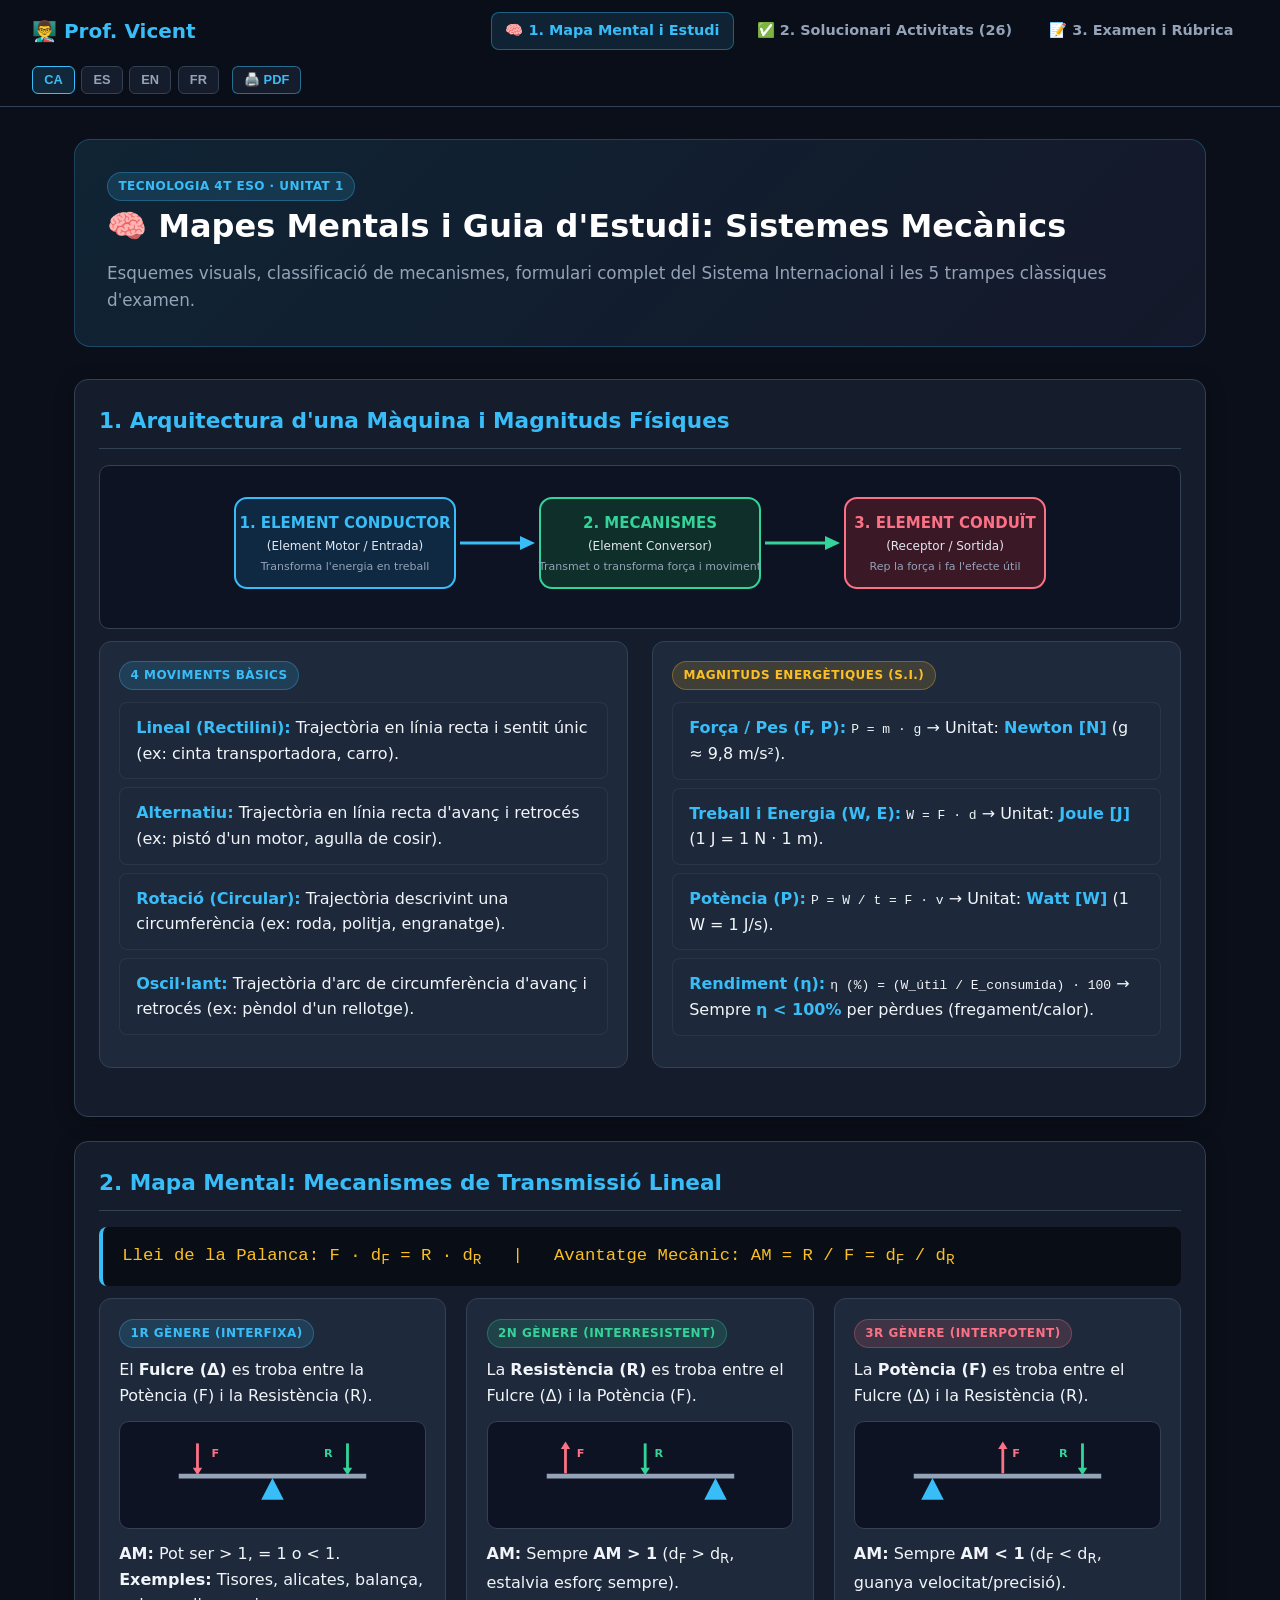
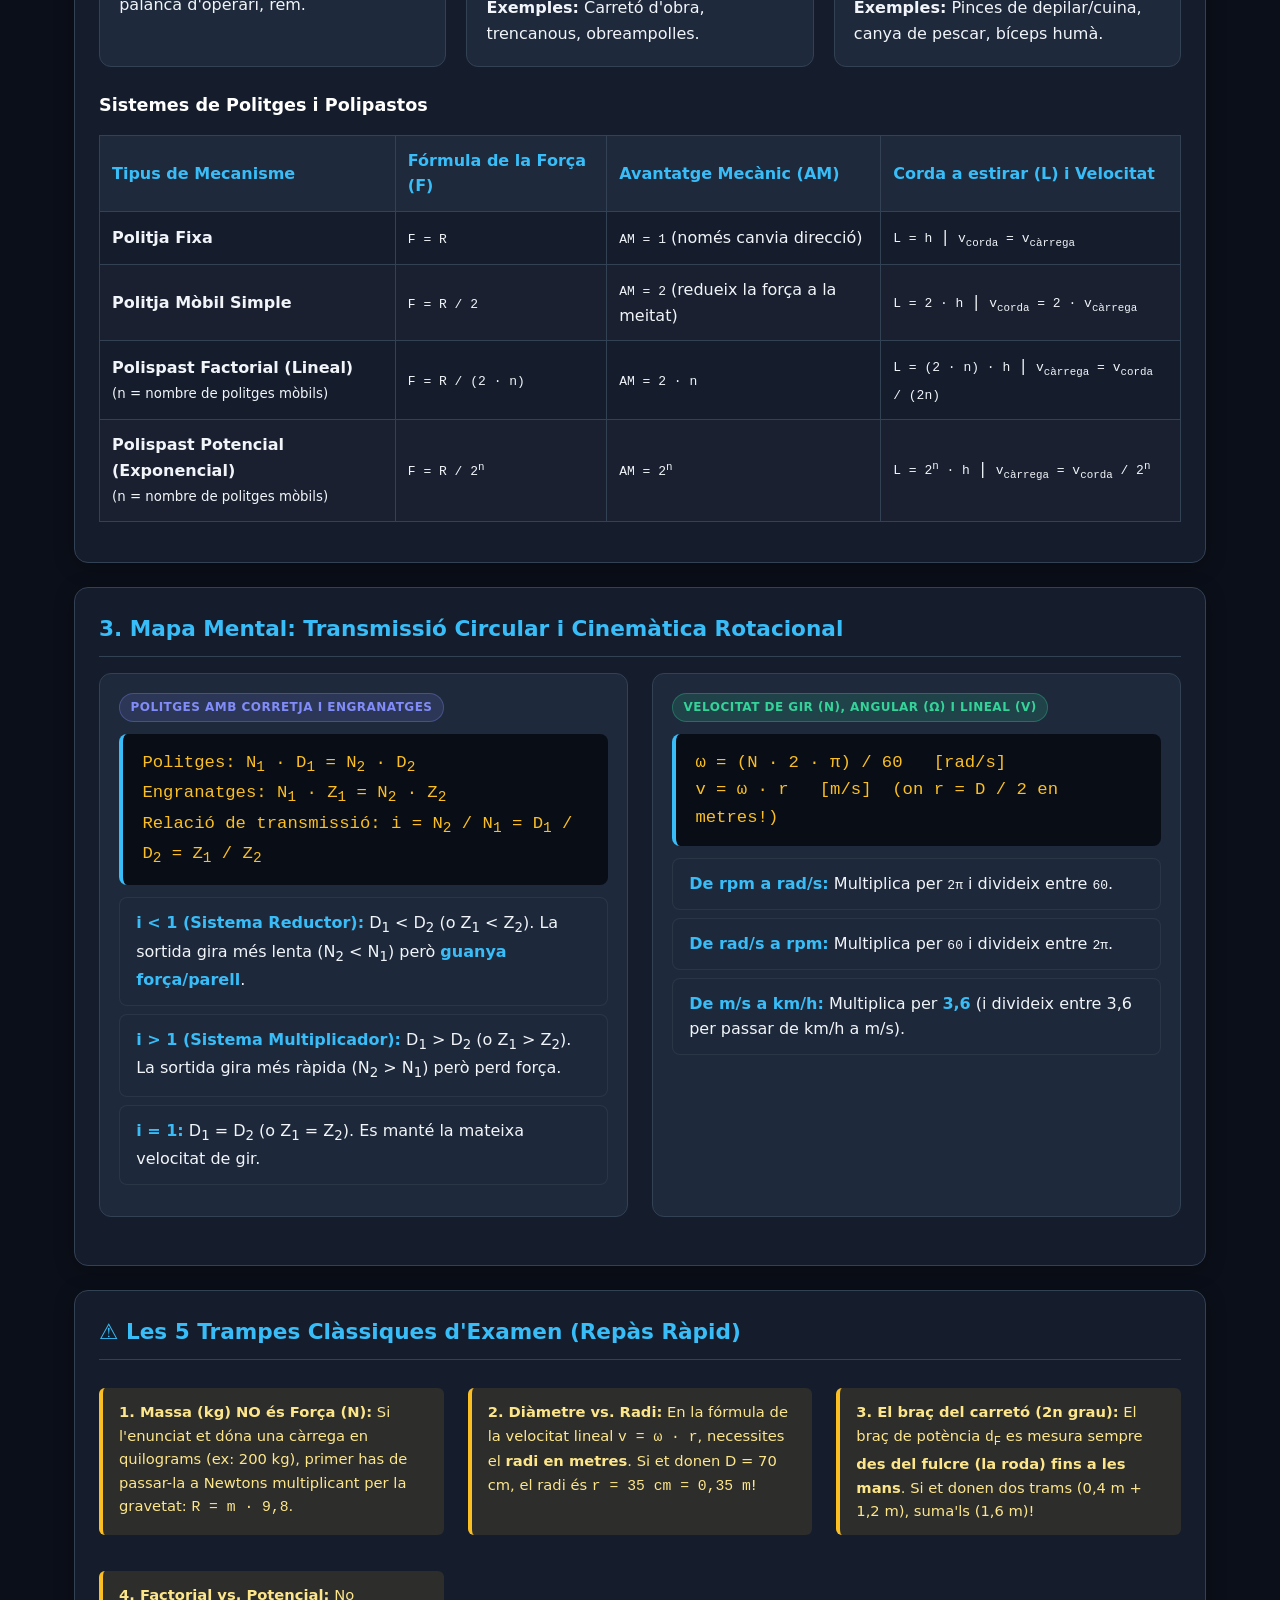
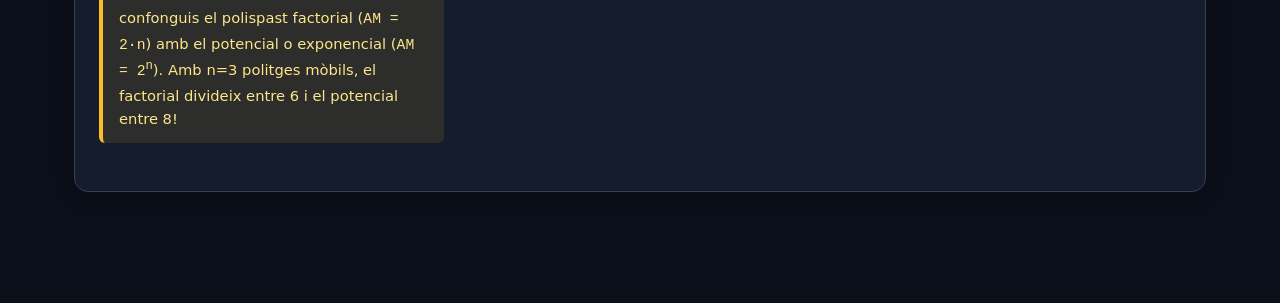
<file: tec4/resum_mecanismes.html>
<!DOCTYPE html>
<html lang="ca">
<head>
    <meta charset="UTF-8">
    <meta name="viewport" content="width=device-width, initial-scale=1.0">
    <title>Tecnologia 4t ESO · UP1: Mapa Mental Sistemes Mecànics</title>
    <style>
:root {
    --bg-main: #0b0f19;
    --bg-card: #151c2c;
    --bg-card-alt: #1e293b;
    --text-main: #f1f5f9;
    --text-muted: #94a3b8;
    --accent-blue: #38bdf8;
    --accent-indigo: #818cf8;
    --accent-emerald: #34d399;
    --accent-amber: #fbbf24;
    --accent-rose: #fb7185;
    --border-color: #334155;
}

* {
    box-sizing: border-box;
    margin: 0;
    padding: 0;
}

body {
    background-color: var(--bg-main);
    color: var(--text-main);
    font-family: 'Segoe UI', system-ui, -apple-system, sans-serif;
    line-height: 1.6;
    padding-bottom: 4rem;
}

/* Header Prof. Vicent */
.topbar {
    position: sticky;
    top: 0;
    z-index: 100;
    background: rgba(11, 15, 25, 0.95);
    backdrop-filter: blur(10px);
    border-bottom: 1px solid var(--border-color);
    padding: 0.75rem 2rem;
    display: flex;
    justify-content: space-between;
    align-items: center;
    flex-wrap: wrap;
    gap: 1rem;
}

.brand {
    font-size: 1.25rem;
    font-weight: 700;
    color: var(--accent-blue);
    display: flex;
    align-items: center;
    gap: 0.5rem;
    text-decoration: none;
}

.nav-links {
    display: flex;
    gap: 0.5rem;
    flex-wrap: wrap;
}

.nav-link {
    color: var(--text-muted);
    text-decoration: none;
    padding: 0.4rem 0.85rem;
    border-radius: 8px;
    font-size: 0.9rem;
    font-weight: 600;
    border: 1px solid transparent;
    transition: all 0.2s;
}

.nav-link:hover {
    color: var(--text-main);
    background: var(--bg-card-alt);
}

.nav-link.active {
    color: var(--accent-blue);
    background: rgba(56, 189, 248, 0.12);
    border-color: rgba(56, 189, 248, 0.4);
}

.controls {
    display: flex;
    align-items: center;
    gap: 0.4rem;
}

.lang-btn, .pdf-btn {
    background: var(--bg-card);
    color: var(--text-muted);
    border: 1px solid var(--border-color);
    padding: 0.35rem 0.7rem;
    border-radius: 6px;
    font-size: 0.8rem;
    font-weight: 700;
    cursor: pointer;
    transition: all 0.2s;
}

.lang-btn:hover, .pdf-btn:hover {
    color: var(--text-main);
    border-color: var(--accent-blue);
}

.lang-btn.active {
    background: rgba(56, 189, 248, 0.15);
    color: var(--accent-blue);
    border-color: var(--accent-blue);
}

.pdf-btn {
    color: var(--accent-blue);
    border-color: rgba(56, 189, 248, 0.5);
    margin-left: 0.4rem;
    display: inline-flex;
    align-items: center;
    gap: 0.35rem;
}

.container {
    max-width: 1180px;
    margin: 0 auto;
    padding: 2rem 1.5rem;
}

.hero {
    background: linear-gradient(135deg, rgba(56, 189, 248, 0.12), rgba(129, 140, 248, 0.08));
    border: 1px solid rgba(56, 189, 248, 0.25);
    border-radius: 16px;
    padding: 2rem;
    margin-bottom: 2rem;
}

.hero h1 {
    font-size: 2rem;
    color: #fff;
    margin-bottom: 0.5rem;
}

.hero p {
    color: var(--text-muted);
    font-size: 1.05rem;
}

.badge {
    display: inline-block;
    padding: 0.25rem 0.65rem;
    border-radius: 999px;
    font-size: 0.75rem;
    font-weight: 700;
    text-transform: uppercase;
    letter-spacing: 0.04em;
}

.badge-blue { background: rgba(56, 189, 248, 0.15); color: var(--accent-blue); border: 1px solid rgba(56, 189, 248, 0.3); }
.badge-emerald { background: rgba(52, 211, 153, 0.15); color: var(--accent-emerald); border: 1px solid rgba(52, 211, 153, 0.3); }
.badge-amber { background: rgba(251, 191, 36, 0.15); color: var(--accent-amber); border: 1px solid rgba(251, 191, 36, 0.3); }
.badge-rose { background: rgba(251, 113, 133, 0.15); color: var(--accent-rose); border: 1px solid rgba(251, 113, 133, 0.3); }
.badge-indigo { background: rgba(129, 140, 248, 0.15); color: var(--accent-indigo); border: 1px solid rgba(129, 140, 248, 0.3); }

.grid-2 {
    display: grid;
    grid-template-columns: repeat(auto-fit, minmax(340px, 1fr));
    gap: 1.5rem;
    margin-bottom: 1.5rem;
}

.grid-3 {
    display: grid;
    grid-template-columns: repeat(auto-fit, minmax(280px, 1fr));
    gap: 1.25rem;
    margin-bottom: 1.5rem;
}

.card {
    background: var(--bg-card);
    border: 1px solid var(--border-color);
    border-radius: 14px;
    padding: 1.5rem;
    margin-bottom: 1.5rem;
    box-shadow: 0 4px 20px rgba(0, 0, 0, 0.25);
}

.card h2 {
    font-size: 1.35rem;
    color: var(--accent-blue);
    margin-bottom: 1rem;
    display: flex;
    align-items: center;
    gap: 0.5rem;
    border-bottom: 1px solid var(--border-color);
    padding-bottom: 0.6rem;
}

.card h3 {
    font-size: 1.1rem;
    color: #fff;
    margin: 0.75rem 0 0.5rem;
}

.formula-box {
    background: #090d16;
    border-left: 4px solid var(--accent-blue);
    padding: 0.9rem 1.2rem;
    border-radius: 8px;
    font-family: 'Cambria Math', 'Consolas', monospace;
    font-size: 1.08rem;
    color: var(--accent-amber);
    margin: 0.75rem 0;
    overflow-x: auto;
}

.step-list {
    list-style: none;
    margin: 0.75rem 0;
}

.step-list li {
    background: rgba(30, 41, 59, 0.55);
    border: 1px solid rgba(255, 255, 255, 0.06);
    border-radius: 8px;
    padding: 0.75rem 1rem;
    margin-bottom: 0.5rem;
}

.step-list li strong {
    color: var(--accent-blue);
}

.result-highlight {
    background: rgba(52, 211, 153, 0.12);
    border: 1px solid rgba(52, 211, 153, 0.4);
    color: var(--accent-emerald);
    padding: 0.75rem 1rem;
    border-radius: 8px;
    font-weight: 700;
    margin-top: 0.75rem;
}

.teacher-note {
    background: rgba(251, 191, 36, 0.1);
    border-left: 4px solid var(--accent-amber);
    padding: 0.75rem 1rem;
    border-radius: 6px;
    font-size: 0.92rem;
    color: #fde68a;
    margin-top: 0.75rem;
}

table {
    width: 100%;
    border-collapse: collapse;
    margin: 1rem 0;
}

th, td {
    border: 1px solid var(--border-color);
    padding: 0.75rem;
    text-align: left;
}

th {
    background: var(--bg-card-alt);
    color: var(--accent-blue);
    font-weight: 700;
}

tr:nth-child(even) {
    background: rgba(255, 255, 255, 0.02);
}

/* Mind map tree nodes */
.mindmap-tree {
    display: flex;
    flex-direction: column;
    gap: 1rem;
}

.mm-branch {
    background: var(--bg-card-alt);
    border: 1px solid var(--border-color);
    border-radius: 12px;
    padding: 1.2rem;
    position: relative;
}

.mm-branch-title {
    font-weight: 700;
    font-size: 1.1rem;
    margin-bottom: 0.6rem;
    display: flex;
    align-items: center;
    gap: 0.5rem;
}

/* Filter bar */
.filter-bar {
    display: flex;
    gap: 0.6rem;
    flex-wrap: wrap;
    margin-bottom: 1.5rem;
    align-items: center;
}

.filter-btn {
    background: var(--bg-card);
    color: var(--text-main);
    border: 1px solid var(--border-color);
    padding: 0.5rem 1rem;
    border-radius: 8px;
    cursor: pointer;
    font-weight: 600;
    transition: all 0.2s;
}

.filter-btn.active, .filter-btn:hover {
    background: var(--accent-blue);
    color: #0b0f19;
    border-color: var(--accent-blue);
}

.search-input {
    flex: 1;
    min-width: 220px;
    background: var(--bg-card);
    border: 1px solid var(--border-color);
    color: var(--text-main);
    padding: 0.55rem 1rem;
    border-radius: 8px;
    font-size: 0.95rem;
}

.svg-diagram {
    background: #0d1322;
    border: 1px solid var(--border-color);
    border-radius: 10px;
    padding: 0.75rem;
    margin: 0.75rem 0;
    text-align: center;
}

/* Print / PDF Styles */
@media print {
    body {
        background: #ffffff !important;
        color: #000000 !important;
        padding: 0 !important;
    }
    .topbar, .filter-bar, .no-print {
        display: none !important;
    }
    .container {
        max-width: 100% !important;
        padding: 0.5cm !important;
    }
    .card, .hero, .mm-branch, .step-list li {
        background: #ffffff !important;
        color: #000000 !important;
        border: 1px solid #cbd5e1 !important;
        box-shadow: none !important;
        break-inside: avoid;
        margin-bottom: 0.8rem !important;
    }
    .hero h1, .card h2, .card h3, th, .step-list li strong {
        color: #0f172a !important;
    }
    .formula-box {
        background: #f8fafc !important;
        color: #0f172a !important;
        border-left: 4px solid #0284c7 !important;
    }
    .result-highlight {
        background: #f0fdf4 !important;
        color: #166534 !important;
        border: 1px solid #86efac !important;
    }
    .teacher-note {
        background: #fefce8 !important;
        color: #854d0e !important;
        border-left: 4px solid #eab308 !important;
    }
}
</style>
</head>
<body>
    
    <header class="topbar">
        <a href="1_mapa_mental_mecanismes.html" class="brand">👨‍🏫 Prof. Vicent</a>
        <nav class="nav-links">
            <a href="1_mapa_mental_mecanismes.html" class="nav-link active" data-i18n="nav_map">🧠 1. Mapa Mental i Estudi</a>
            <a href="2_solucionari_activitats_mecanismes.html" class="nav-link " data-i18n="nav_sol">✅ 2. Solucionari Activitats (26)</a>
            <a href="3_examen_mecanismes.html" class="nav-link " data-i18n="nav_exam">📝 3. Examen i Rúbrica</a>
        </nav>
        <div class="controls">
            <button class="lang-btn active" data-lang="ca" onclick="setLang('ca')">CA</button>
            <button class="lang-btn" data-lang="es" onclick="setLang('es')">ES</button>
            <button class="lang-btn" data-lang="en" onclick="setLang('en')">EN</button>
            <button class="lang-btn" data-lang="fr" onclick="setLang('fr')">FR</button>
            <button class="pdf-btn" onclick="window.print()">🖨️ PDF</button>
        </div>
    </header>
    
    <main class="container">
        <section class="hero">
            <span class="badge badge-blue" data-i18n="badge_unit">Tecnologia 4t ESO · Unitat 1</span>
            <h1 data-i18n="w1_title">🧠 Mapes Mentals i Guia d'Estudi: Sistemes Mecànics</h1>
            <p data-i18n="w1_sub">Esquemes visuals, classificació de mecanismes, formulari complet del Sistema Internacional i les 5 trampes clàssiques d'examen.</p>
        </section>

        <!-- MAPA MENTAL 1: ESTRUCTURA DE LES MÀQUINES I MAGNITUDS -->
        <section class="card">
            <h2 data-i18n="mm1_h2">1. Arquitectura d'una Màquina i Magnituds Físiques</h2>
            <div class="svg-diagram">
                <svg viewBox="0 0 850 130" width="100%" height="130">
                    <!-- Element Conductor -->
                    <rect x="20" y="20" width="220" height="90" rx="12" fill="#0f2942" stroke="#38bdf8" stroke-width="2"/>
                    <text x="130" y="50" fill="#38bdf8" font-weight="bold" font-size="15" text-anchor="middle">1. ELEMENT CONDUCTOR</text>
                    <text x="130" y="72" fill="#e2e8f0" font-size="12" text-anchor="middle">(Element Motor / Entrada)</text>
                    <text x="130" y="92" fill="#94a3b8" font-size="11" text-anchor="middle">Transforma l'energia en treball</text>
                    <!-- Arrow 1 -->
                    <line x1="245" y1="65" x2="305" y2="65" stroke="#38bdf8" stroke-width="3"/>
                    <polygon points="305,58 320,65 305,72" fill="#38bdf8"/>
                    <!-- Mecanismes -->
                    <rect x="325" y="20" width="220" height="90" rx="12" fill="#0f2f2a" stroke="#34d399" stroke-width="2"/>
                    <text x="435" y="50" fill="#34d399" font-weight="bold" font-size="15" text-anchor="middle">2. MECANISMES</text>
                    <text x="435" y="72" fill="#e2e8f0" font-size="12" text-anchor="middle">(Element Conversor)</text>
                    <text x="435" y="92" fill="#94a3b8" font-size="11" text-anchor="middle">Transmet o transforma força i moviment</text>
                    <!-- Arrow 2 -->
                    <line x1="550" y1="65" x2="610" y2="65" stroke="#34d399" stroke-width="3"/>
                    <polygon points="610,58 625,65 610,72" fill="#34d399"/>
                    <!-- Element Conduït -->
                    <rect x="630" y="20" width="200" height="90" rx="12" fill="#3b1826" stroke="#fb7185" stroke-width="2"/>
                    <text x="730" y="50" fill="#fb7185" font-weight="bold" font-size="15" text-anchor="middle">3. ELEMENT CONDUÏT</text>
                    <text x="730" y="72" fill="#e2e8f0" font-size="12" text-anchor="middle">(Receptor / Sortida)</text>
                    <text x="730" y="92" fill="#94a3b8" font-size="11" text-anchor="middle">Rep la força i fa l'efecte útil</text>
                </svg>
            </div>

            <div class="grid-2">
                <div class="mm-branch">
                    <div class="mm-branch-title"><span class="badge badge-blue">4 Moviments Bàsics</span></div>
                    <ul class="step-list">
                        <li><strong>Lineal (Rectilini):</strong> Trajectòria en línia recta i sentit únic (ex: cinta transportadora, carro).</li>
                        <li><strong>Alternatiu:</strong> Trajectòria en línia recta d'avanç i retrocés (ex: pistó d'un motor, agulla de cosir).</li>
                        <li><strong>Rotació (Circular):</strong> Trajectòria descrivint una circumferència (ex: roda, politja, engranatge).</li>
                        <li><strong>Oscil·lant:</strong> Trajectòria d'arc de circumferència d'avanç i retrocés (ex: pèndol d'un rellotge).</li>
                    </ul>
                </div>
                <div class="mm-branch">
                    <div class="mm-branch-title"><span class="badge badge-amber">Magnituds Energètiques (S.I.)</span></div>
                    <ul class="step-list">
                        <li><strong>Força / Pes (F, P):</strong> <code>P = m · g</code> &rarr; Unitat: <strong>Newton [N]</strong> (g &approx; 9,8 m/s²).</li>
                        <li><strong>Treball i Energia (W, E):</strong> <code>W = F · d</code> &rarr; Unitat: <strong>Joule [J]</strong> (1 J = 1 N · 1 m).</li>
                        <li><strong>Potència (P):</strong> <code>P = W / t = F · v</code> &rarr; Unitat: <strong>Watt [W]</strong> (1 W = 1 J/s).</li>
                        <li><strong>Rendiment (&eta;):</strong> <code>&eta; (%) = (W_útil / E_consumida) · 100</code> &rarr; Sempre <strong>&eta; &lt; 100%</strong> per pèrdues (fregament/calor).</li>
                    </ul>
                </div>
            </div>
        </section>

        <!-- MAPA MENTAL 2: TRANSMISSIÓ LINEAL -->
        <section class="card">
            <h2 data-i18n="mm2_h2">2. Mapa Mental: Mecanismes de Transmissió Lineal</h2>
            <div class="formula-box">
                Llei de la Palanca: F · d<sub>F</sub> = R · d<sub>R</sub> &nbsp;&nbsp;|&nbsp;&nbsp; Avantatge Mecànic: AM = R / F = d<sub>F</sub> / d<sub>R</sub>
            </div>

            <div class="grid-3">
                <div class="mm-branch">
                    <div class="mm-branch-title"><span class="badge badge-blue">1r Gènere (Interfixa)</span></div>
                    <p>El <strong>Fulcre (&Delta;)</strong> es troba entre la Potència (F) i la Resistència (R).</p>
                    <div class="svg-diagram">
                        <svg viewBox="0 0 240 80" width="100%" height="75">
                            <line x1="20" y1="45" x2="220" y2="45" stroke="#94a3b8" stroke-width="5"/>
                            <polygon points="120,47 108,70 132,70" fill="#38bdf8"/>
                            <line x1="40" y1="10" x2="40" y2="40" stroke="#fb7185" stroke-width="3"/>
                            <polygon points="35,36 40,44 45,36" fill="#fb7185"/>
                            <text x="40" y="25" fill="#fb7185" font-size="12" font-weight="bold" dx="15">F</text>
                            <line x1="200" y1="10" x2="200" y2="40" stroke="#34d399" stroke-width="3"/>
                            <polygon points="195,36 200,44 205,36" fill="#34d399"/>
                            <text x="175" y="25" fill="#34d399" font-size="12" font-weight="bold">R</text>
                        </svg>
                    </div>
                    <p><strong>AM:</strong> Pot ser &gt; 1, = 1 o &lt; 1.</p>
                    <p><strong>Exemples:</strong> Tisores, alicates, balança, palanca d'operari, rem.</p>
                </div>

                <div class="mm-branch">
                    <div class="mm-branch-title"><span class="badge badge-emerald">2n Gènere (Interresistent)</span></div>
                    <p>La <strong>Resistència (R)</strong> es troba entre el Fulcre (&Delta;) i la Potència (F).</p>
                    <div class="svg-diagram">
                        <svg viewBox="0 0 240 80" width="100%" height="75">
                            <line x1="20" y1="45" x2="220" y2="45" stroke="#94a3b8" stroke-width="5"/>
                            <polygon points="200,47 188,70 212,70" fill="#38bdf8"/>
                            <line x1="40" y1="42" x2="40" y2="12" stroke="#fb7185" stroke-width="3"/>
                            <polygon points="35,16 40,8 45,16" fill="#fb7185"/>
                            <text x="52" y="25" fill="#fb7185" font-size="12" font-weight="bold">F</text>
                            <line x1="125" y1="10" x2="125" y2="40" stroke="#34d399" stroke-width="3"/>
                            <polygon points="120,36 125,44 130,36" fill="#34d399"/>
                            <text x="135" y="25" fill="#34d399" font-size="12" font-weight="bold">R</text>
                        </svg>
                    </div>
                    <p><strong>AM:</strong> Sempre <strong>AM &gt; 1</strong> (d<sub>F</sub> &gt; d<sub>R</sub>, estalvia esforç sempre).</p>
                    <p><strong>Exemples:</strong> Carretó d'obra, trencanous, obreampolles.</p>
                </div>

                <div class="mm-branch">
                    <div class="mm-branch-title"><span class="badge badge-rose">3r Gènere (Interpotent)</span></div>
                    <p>La <strong>Potència (F)</strong> es troba entre el Fulcre (&Delta;) i la Resistència (R).</p>
                    <div class="svg-diagram">
                        <svg viewBox="0 0 240 80" width="100%" height="75">
                            <line x1="20" y1="45" x2="220" y2="45" stroke="#94a3b8" stroke-width="5"/>
                            <polygon points="40,47 28,70 52,70" fill="#38bdf8"/>
                            <line x1="115" y1="42" x2="115" y2="12" stroke="#fb7185" stroke-width="3"/>
                            <polygon points="110,16 115,8 120,16" fill="#fb7185"/>
                            <text x="125" y="25" fill="#fb7185" font-size="12" font-weight="bold">F</text>
                            <line x1="200" y1="10" x2="200" y2="40" stroke="#34d399" stroke-width="3"/>
                            <polygon points="195,36 200,44 205,36" fill="#34d399"/>
                            <text x="175" y="25" fill="#34d399" font-size="12" font-weight="bold">R</text>
                        </svg>
                    </div>
                    <p><strong>AM:</strong> Sempre <strong>AM &lt; 1</strong> (d<sub>F</sub> &lt; d<sub>R</sub>, guanya velocitat/precisió).</p>
                    <p><strong>Exemples:</strong> Pinces de depilar/cuina, canya de pescar, bíceps humà.</p>
                </div>
            </div>

            <h3>Sistemes de Politges i Polipastos</h3>
            <table>
                <thead>
                    <tr>
                        <th>Tipus de Mecanisme</th>
                        <th>Fórmula de la Força (F)</th>
                        <th>Avantatge Mecànic (AM)</th>
                        <th>Corda a estirar (L) i Velocitat</th>
                    </tr>
                </thead>
                <tbody>
                    <tr>
                        <td><strong>Politja Fixa</strong></td>
                        <td><code>F = R</code></td>
                        <td><code>AM = 1</code> (només canvia direcció)</td>
                        <td><code>L = h</code> &nbsp;|&nbsp; <code>v<sub>corda</sub> = v<sub>càrrega</sub></code></td>
                    </tr>
                    <tr>
                        <td><strong>Politja Mòbil Simple</strong></td>
                        <td><code>F = R / 2</code></td>
                        <td><code>AM = 2</code> (redueix la força a la meitat)</td>
                        <td><code>L = 2 · h</code> &nbsp;|&nbsp; <code>v<sub>corda</sub> = 2 · v<sub>càrrega</sub></code></td>
                    </tr>
                    <tr>
                        <td><strong>Polispast Factorial (Lineal)</strong><br><small>(n = nombre de politges mòbils)</small></td>
                        <td><code>F = R / (2 · n)</code></td>
                        <td><code>AM = 2 · n</code></td>
                        <td><code>L = (2 · n) · h</code> &nbsp;|&nbsp; <code>v<sub>càrrega</sub> = v<sub>corda</sub> / (2n)</code></td>
                    </tr>
                    <tr>
                        <td><strong>Polispast Potencial (Exponencial)</strong><br><small>(n = nombre de politges mòbils)</small></td>
                        <td><code>F = R / 2<sup>n</sup></code></td>
                        <td><code>AM = 2<sup>n</sup></code></td>
                        <td><code>L = 2<sup>n</sup> · h</code> &nbsp;|&nbsp; <code>v<sub>càrrega</sub> = v<sub>corda</sub> / 2<sup>n</sup></code></td>
                    </tr>
                </tbody>
            </table>
        </section>

        <!-- MAPA MENTAL 3: TRANSMISSIÓ CIRCULAR I CINEMÀTICA -->
        <section class="card">
            <h2 data-i18n="mm3_h2">3. Mapa Mental: Transmissió Circular i Cinemàtica Rotacional</h2>
            <div class="grid-2">
                <div class="mm-branch">
                    <div class="mm-branch-title"><span class="badge badge-indigo">Politges amb Corretja i Engranatges</span></div>
                    <div class="formula-box">
                        Politges: N<sub>1</sub> · D<sub>1</sub> = N<sub>2</sub> · D<sub>2</sub><br>
                        Engranatges: N<sub>1</sub> · Z<sub>1</sub> = N<sub>2</sub> · Z<sub>2</sub><br>
                        Relació de transmissió: i = N<sub>2</sub> / N<sub>1</sub> = D<sub>1</sub> / D<sub>2</sub> = Z<sub>1</sub> / Z<sub>2</sub>
                    </div>
                    <ul class="step-list">
                        <li><strong>i &lt; 1 (Sistema Reductor):</strong> D<sub>1</sub> &lt; D<sub>2</sub> (o Z<sub>1</sub> &lt; Z<sub>2</sub>). La sortida gira més lenta (N<sub>2</sub> &lt; N<sub>1</sub>) però <strong>guanya força/parell</strong>.</li>
                        <li><strong>i &gt; 1 (Sistema Multiplicador):</strong> D<sub>1</sub> &gt; D<sub>2</sub> (o Z<sub>1</sub> &gt; Z<sub>2</sub>). La sortida gira més ràpida (N<sub>2</sub> &gt; N<sub>1</sub>) però perd força.</li>
                        <li><strong>i = 1:</strong> D<sub>1</sub> = D<sub>2</sub> (o Z<sub>1</sub> = Z<sub>2</sub>). Es manté la mateixa velocitat de gir.</li>
                    </ul>
                </div>

                <div class="mm-branch">
                    <div class="mm-branch-title"><span class="badge badge-emerald">Velocitat de Gir (N), Angular (&omega;) i Lineal (v)</span></div>
                    <div class="formula-box">
                        &omega; = (N · 2 · &pi;) / 60 &nbsp;&nbsp;[rad/s]<br>
                        v = &omega; · r &nbsp;&nbsp;[m/s] &nbsp;(on r = D / 2 en metres!)
                    </div>
                    <ul class="step-list">
                        <li><strong>De rpm a rad/s:</strong> Multiplica per <code>2&pi;</code> i divideix entre <code>60</code>.</li>
                        <li><strong>De rad/s a rpm:</strong> Multiplica per <code>60</code> i divideix entre <code>2&pi;</code>.</li>
                        <li><strong>De m/s a km/h:</strong> Multiplica per <strong>3,6</strong> (i divideix entre 3,6 per passar de km/h a m/s).</li>
                    </ul>
                </div>
            </div>
        </section>

        <!-- LES 5 TRAMPES D'EXAMEN -->
        <section class="card">
            <h2 data-i18n="traps_h2">⚠️ Les 5 Trampes Clàssiques d'Examen (Repàs Ràpid)</h2>
            <div class="grid-2">
                <div class="teacher-note">
                    <strong>1. Massa (kg) NO és Força (N):</strong> Si l'enunciat et dóna una càrrega en quilograms (ex: 200 kg), primer has de passar-la a Newtons multiplicant per la gravetat: <code>R = m · 9,8</code>.
                </div>
                <div class="teacher-note">
                    <strong>2. Diàmetre vs. Radi:</strong> En la fórmula de la velocitat lineal <code>v = &omega; · r</code>, necessites el <strong>radi en metres</strong>. Si et donen D = 70 cm, el radi és <code>r = 35 cm = 0,35 m</code>!
                </div>
                <div class="teacher-note">
                    <strong>3. El braç del carretó (2n grau):</strong> El braç de potència <code>d<sub>F</sub></code> es mesura sempre <strong>des del fulcre (la roda) fins a les mans</strong>. Si et donen dos trams (0,4 m + 1,2 m), suma'ls (1,6 m)!
                </div>
                <div class="teacher-note">
                    <strong>4. Factorial vs. Potencial:</strong> No confonguis el polispast factorial (<code>AM = 2·n</code>) amb el potencial o exponencial (<code>AM = 2<sup>n</sup></code>). Amb n=3 politges mòbils, el factorial divideix entre 6 i el potencial entre 8!
                </div>
            </div>
        </section>
    </main>

    <script>
        window.i18nDict = {
            ca: {
                nav_map: "🧠 1. Mapa Mental i Estudi",
                nav_sol: "✅ 2. Solucionari Activitats (26)",
                nav_exam: "📝 3. Examen i Rúbrica",
                badge_unit: "Tecnologia 4t ESO · Unitat 1",
                w1_title: "🧠 Mapes Mentals i Guia d'Estudi: Sistemes Mecànics",
                w1_sub: "Esquemes visuals, classificació de mecanismes, formulari complet del Sistema Internacional i les 5 trampes clàssiques d'examen.",
                mm1_h2: "1. Arquitectura d'una Màquina i Magnituds Físiques",
                mm2_h2: "2. Mapa Mental: Mecanismes de Transmissió Lineal",
                mm3_h2: "3. Mapa Mental: Transmissió Circular i Cinemàtica Rotacional",
                traps_h2: "⚠️ Les 5 Trampes Clàssiques d'Examen (Repàs Ràpid)"
            },
            es: {
                nav_map: "🧠 1. Mapa Mental y Estudio",
                nav_sol: "✅ 2. Solucionario Actividades (26)",
                nav_exam: "📝 3. Examen y Rúbrica",
                badge_unit: "Tecnología 4º ESO · Unidad 1",
                w1_title: "🧠 Mapas Mentales y Guía de Estudio: Sistemas Mecánicos",
                w1_sub: "Esquemas visuales, clasificación de mecanismos, formulario completo del Sistema Internacional y las 5 trampas clásicas de examen.",
                mm1_h2: "1. Arquitectura de una Máquina y Magnitudes Físicas",
                mm2_h2: "2. Mapa Mental: Mecanismos de Transmisión Lineal",
                mm3_h2: "3. Mapa Mental: Transmisión Circular y Cinemática Rotacional",
                traps_h2: "⚠️ Las 5 Trampas Clásicas de Examen (Repaso Rápido)"
            },
            en: {
                nav_map: "🧠 1. Mind Map & Study Guide",
                nav_sol: "✅ 2. Activities Solutions (26)",
                nav_exam: "📝 3. Exam & Rubric",
                badge_unit: "Technology Grade 10 · Unit 1",
                w1_title: "🧠 Mind Maps & Study Guide: Mechanical Systems",
                w1_sub: "Visual diagrams, mechanism classification, complete SI formula sheet, and the 5 classic exam pitfalls.",
                mm1_h2: "1. Machine Architecture & Physical Quantities",
                mm2_h2: "2. Mind Map: Linear Transmission Mechanisms",
                mm3_h2: "3. Mind Map: Circular Transmission & Rotational Kinematics",
                traps_h2: "⚠️ The 5 Classic Exam Pitfalls (Quick Review)"
            },
            fr: {
                nav_map: "🧠 1. Carte Mentale et Étude",
                nav_sol: "✅ 2. Corrigé des Activités (26)",
                nav_exam: "📝 3. Examen et Barème",
                badge_unit: "Technologie 4e ESO · Unité 1",
                w1_title: "🧠 Cartes Mentales et Guide d'Étude : Systèmes Mécaniques",
                w1_sub: "Schémas visuels, classification des mécanismes, formulaire complet du Système International et les 5 pièges classiques d'examen.",
                mm1_h2: "1. Architecture d'une Machine et Grandeurs Physiques",
                mm2_h2: "2. Carte Mentale : Mécanismes de Transmission Linéaire",
                mm3_h2: "3. Carte Mentale : Transmission Circulaire et Cinématique",
                traps_h2: "⚠️ Les 5 Pièges Classiques d'Examen (Révision Rapide)"
            }
        };
        
function setLang(lang) {
    document.querySelectorAll('.lang-btn').forEach(btn => {
        btn.classList.toggle('active', btn.getAttribute('data-lang') === lang);
    });
    const dict = window.i18nDict && window.i18nDict[lang];
    if (!dict) return;
    document.querySelectorAll('[data-i18n]').forEach(el => {
        const key = el.getAttribute('data-i18n');
        if (dict[key]) {
            el.innerHTML = dict[key];
        }
    });
}

    </script>
</body>
</html>
</file>
<file: css/style.css>
/* --- Notion Meets Bento Box Design System --- */
:root {
    /* Color Palette */
    --bg-main: #F7F7F5;
    /* Notion off-white */
    --bg-card: #FFFFFF;
    --bg-card-secondary: #F1F1EF;

    /* Text Colors */
    --text-primary: #2F3437;
    --text-secondary: #787774;

    /* Borders & Dividers */
    --border-subtle: #E9E9E7;

    /* Accent Badge Colors (Bg/Text) */
    --badge-blue-bg: #E1F0FE;
    --badge-blue-text: #227BBC;
    --badge-green-bg: #E3F5EB;
    --badge-green-text: #218A51;
    --badge-red-bg: #FDEBEC;
    --badge-red-text: #D44C47;
    --badge-yellow-bg: #FAF3DD;
    --badge-yellow-text: #B78D00;
    /* Darkened custom yellow for contrast */

    /* Typography */
    --font-sans: 'Inter', system-ui, -apple-system, BlinkMacSystemFont, "Segoe UI", Roboto, sans-serif;
    --font-serif: 'Lora', Georgia, serif;

    /* Component Tokens */
    --radius-bento: 20px;
    /* Split difference between 16 and 24 */
    --shadow-hover: 0px 4px 12px rgba(0, 0, 0, 0.05);
    --transition-speed: 0.2s;
    --max-width: 1024px;
}

* {
    margin: 0;
    padding: 0;
    box-sizing: border-box;
}

body {
    font-family: var(--font-sans);
    background-color: var(--bg-main);
    color: var(--text-primary);
    line-height: 1.6;
    font-weight: 400;
    -webkit-font-smoothing: antialiased;
}

/* --- Layout --- */
.container {
    max-width: var(--max-width);
    margin: 0 auto;
    padding: 4rem 2rem 8rem 2rem;
    /* Extra padding at bottom for the floating nav pill */
}

.section {
    margin-bottom: 3rem;
}

.section-header {
    display: flex;
    align-items: center;
    gap: 1rem;
    margin-bottom: 1.5rem;
}

/* --- Typography Formatting --- */
h1,
h2,
h3 {
    color: var(--text-primary);
}

h1 {
    font-size: 3rem;
    font-weight: 700;
    letter-spacing: -0.02em;
    margin-bottom: 0.5rem;
}

.title-serif {
    font-family: var(--font-serif);
    font-weight: 600;
}

h2 {
    font-size: 1.5rem;
    font-weight: 600;
}

h3 {
    font-size: 1.25rem;
    font-weight: 600;
    margin-bottom: 0.25rem;
}

p.subtitle {
    font-size: 1.125rem;
    color: var(--text-secondary);
    max-width: 800px;
}

a {
    text-decoration: none;
    color: inherit;
}

/* --- Header --- */
.page-header {
    margin-bottom: 3rem;
    padding-top: 2rem;
}

.header-icon {
    font-size: 4rem;
    margin-bottom: 1rem;
    line-height: 1;
}

hr.divider {
    border: none;
    height: 1px;
    background-color: var(--border-subtle);
    margin: 3rem 0;
}

/* --- Bento Grid System --- */
.bento-grid {
    display: grid;
    grid-template-columns: repeat(2, 1fr);
    gap: 24px;
}

.grid-small {
    grid-template-columns: repeat(4, 1fr);
}

/* --- Bento Cards --- */
.bento-card {
    background-color: var(--bg-card);
    border: 1px solid var(--border-subtle);
    border-radius: var(--radius-bento);
    padding: 24px;
    display: flex;
    flex-direction: column;
    transition: transform var(--transition-speed) ease, box-shadow var(--transition-speed) ease;
    cursor: pointer;
    height: 100%;
}

.bento-card:hover {
    transform: translateY(-2px);
    box-shadow: var(--shadow-hover);
}

.card-large {
    grid-column: span 2;
}

.card-small {
    padding: 20px;
}

.card-emoji {
    font-size: 24px;
    margin-bottom: 16px;
    line-height: 1;
}

.bento-card p {
    color: var(--text-secondary);
    font-size: 0.95rem;
    flex-grow: 1;
    margin-bottom: 1rem;
}

.card-footer {
    display: flex;
    justify-content: space-between;
    align-items: center;
    margin-top: auto;
}

.arrow {
    color: var(--text-secondary);
    font-size: 1.2rem;
    transition: transform var(--transition-speed) ease;
}

.bento-card:hover .arrow {
    transform: translateX(4px);
    color: var(--text-primary);
}

/* --- Badges / Tags --- */
.badge {
    display: inline-block;
    padding: 4px 10px;
    border-radius: 6px;
    font-size: 0.85rem;
    font-weight: 500;
}

.badge-blue {
    background-color: var(--badge-blue-bg);
    color: var(--badge-blue-text);
}

.badge-green {
    background-color: var(--badge-green-bg);
    color: var(--badge-green-text);
}

.badge-red {
    background-color: var(--badge-red-bg);
    color: var(--badge-red-text);
}

.badge-yellow {
    background-color: var(--badge-yellow-bg);
    color: var(--badge-yellow-text);
}

/* --- Accordions / Toggles --- */
.faq-section h2 {
    margin-bottom: 1.5rem;
}

.accordion {
    margin-bottom: 0.5rem;
    border-radius: 8px;
    overflow: hidden;
}

.accordion summary {
    padding: 12px 8px;
    font-weight: 600;
    cursor: pointer;
    list-style: none;
    /* Hide default triangle in many browsers */
    color: var(--text-primary);
    transition: background-color 0.2s ease;
    border-radius: 8px;
}

.accordion summary::-webkit-details-marker {
    display: none;
}

/* --- Course Page Specific Styles & Learning Modules --- */

.breadcrumb {
    font-size: 0.9rem;
    color: var(--text-secondary);
    margin-bottom: 2rem;
}

.breadcrumb a {
    color: var(--badge-blue-text);
    text-decoration: none;
    font-weight: 500;
}

.course-header .course-meta {
    display: flex;
    gap: 1rem;
    margin-top: 1.5rem;
    justify-content: center;
}

.module-card {
    background-color: var(--bg-card);
    border: 1px solid var(--border-subtle);
    border-radius: var(--radius-bento);
    padding: 2rem;
    margin-bottom: 2rem;
    box-shadow: 0 2px 8px rgba(0, 0, 0, 0.02);
}

.module-header {
    display: flex;
    align-items: center;
    gap: 1rem;
    margin-bottom: 1.5rem;
    border-bottom: 1px solid var(--border-subtle);
    padding-bottom: 1rem;
}

.module-badge {
    background-color: var(--text-primary);
    color: var(--bg-card);
    padding: 4px 12px;
    border-radius: 8px;
    font-size: 0.85rem;
    font-weight: 600;
}

.module-body p {
    color: var(--text-secondary);
    font-size: 1rem;
    margin-bottom: 1.5rem;
}

/* Resource List inside modules */
.resource-list {
    background-color: var(--bg-main);
    padding: 1.5rem;
    border-radius: 12px;
    margin-bottom: 1.5rem;
}

.resource-list h4 {
    font-size: 0.9rem;
    text-transform: uppercase;
    letter-spacing: 0.05em;
    color: var(--text-secondary);
    margin-bottom: 1rem;
}

.resource-list ul {
    list-style: none;
    display: flex;
    flex-direction: column;
    gap: 0.8rem;
}

.resource-link {
    display: flex;
    align-items: center;
    gap: 0.8rem;
    padding: 0.6rem;
    background-color: var(--bg-card);
    border: 1px solid var(--border-subtle);
    border-radius: 8px;
    transition: all var(--transition-speed) ease;
    font-weight: 500;
}

.resource-link:hover {
    border-color: #d1d1cf;
    transform: translateX(4px);
    box-shadow: var(--shadow-hover);
}

.resource-link .icon {
    font-size: 1.2rem;
}

/* Code Snippets */
.interactive-snippet {
    margin-bottom: 1.5rem;
    border-radius: 12px;
    overflow: hidden;
    border: 1px solid var(--border-subtle);
}

.snippet-header {
    background-color: var(--text-primary);
    color: #a1a1aa;
    padding: 0.5rem 1rem;
    font-size: 0.8rem;
    font-weight: 600;
    font-family: var(--font-sans);
}

.interactive-snippet pre {
    background-color: #1a1a1a;
    color: #e4e4e7;
    padding: 1.5rem;
    overflow-x: auto;
    font-family: 'JetBrains Mono', 'Courier New', Courier, monospace;
    font-size: 0.95rem;
    line-height: 1.5;
}

/* Project Box */
.project-box {
    border-left: 4px solid var(--badge-green-text);
    padding: 1.2rem 1.5rem;
    background-color: var(--badge-green-bg);
    border-radius: 0 12px 12px 0;
}

.project-box h4 {
    color: var(--badge-green-text);
    margin-bottom: 0.5rem;
    font-size: 1.1rem;
}

.project-box p {
    color: var(--text-primary) !important;
    margin-bottom: 0 !important;
}

.breadcrumb {
    font-size: 0.9rem;
    color: var(--text-secondary);
    margin-bottom: 2rem;
}

.breadcrumb a {
    color: var(--badge-blue-text);
    text-decoration: none;
    font-weight: 500;
}

.course-header .course-meta {
    display: flex;
    gap: 1rem;
    margin-top: 1.5rem;
    justify-content: center;
}

.module-card {
    background-color: var(--bg-card);
    border: 1px solid var(--border-subtle);
    border-radius: var(--radius-bento);
    padding: 2rem;
    margin-bottom: 2rem;
    box-shadow: 0 2px 8px rgba(0, 0, 0, 0.02);
}

.module-header {
    display: flex;
    align-items: center;
    gap: 1rem;
    margin-bottom: 1.5rem;
    border-bottom: 1px solid var(--border-subtle);
    padding-bottom: 1rem;
}

.module-badge {
    background-color: var(--text-primary);
    color: var(--bg-card);
    padding: 4px 12px;
    border-radius: 8px;
    font-size: 0.85rem;
    font-weight: 600;
}

.module-body p {
    color: var(--text-secondary);
    font-size: 1rem;
    margin-bottom: 1.5rem;
}

/* Resource List inside modules */
.resource-list {
    background-color: var(--bg-main);
    padding: 1.5rem;
    border-radius: 12px;
    margin-bottom: 1.5rem;
}

.resource-list h4 {
    font-size: 0.9rem;
    text-transform: uppercase;
    letter-spacing: 0.05em;
    color: var(--text-secondary);
    margin-bottom: 1rem;
}

.resource-list ul {
    list-style: none;
    display: flex;
    flex-direction: column;
    gap: 0.8rem;
}

.resource-link {
    display: flex;
    align-items: center;
    gap: 0.8rem;
    padding: 0.6rem;
    background-color: var(--bg-card);
    border: 1px solid var(--border-subtle);
    border-radius: 8px;
    transition: all var(--transition-speed) ease;
    font-weight: 500;
}

.resource-link:hover {
    border-color: #d1d1cf;
    transform: translateX(4px);
    box-shadow: var(--shadow-hover);
}

.resource-link .icon {
    font-size: 1.2rem;
}

/* Code Snippets */
.interactive-snippet {
    margin-bottom: 1.5rem;
    border-radius: 12px;
    overflow: hidden;
    border: 1px solid var(--border-subtle);
}

.snippet-header {
    background-color: var(--text-primary);
    color: #a1a1aa;
    padding: 0.5rem 1rem;
    font-size: 0.8rem;
    font-weight: 600;
    font-family: var(--font-sans);
}

.interactive-snippet pre {
    background-color: #1a1a1a;
    color: #e4e4e7;
    padding: 1.5rem;
    overflow-x: auto;
    font-family: 'JetBrains Mono', 'Courier New', Courier, monospace;
    font-size: 0.95rem;
    line-height: 1.5;
}

/* Project Box */
.project-box {
    border-left: 4px solid var(--badge-green-text);
    padding: 1.2rem 1.5rem;
    background-color: var(--badge-green-bg);
    border-radius: 0 12px 12px 0;
}

.project-box h4 {
    color: var(--badge-green-text);
    margin-bottom: 0.5rem;
    font-size: 1.1rem;
}

.project-box p {
    color: var(--text-primary) !important;
    margin-bottom: 0 !important;
}

.accordion summary:hover {
    background-color: rgba(0, 0, 0, 0.03);
}

.accordion-content {
    padding: 8px 8px 16px 24px;
    color: var(--text-secondary);
    font-size: 0.95rem;
}

/* --- Navigation Pill (Floating) --- */
.nav-pill {
    position: fixed;
    top: 1.5rem;
    left: 50%;
    transform: translateX(-50%);
    z-index: 1000;
}

.nav-content {
    background-color: var(--bg-card);
    border: 1px solid var(--border-subtle);
    box-shadow: 0 4px 12px rgba(0, 0, 0, 0.05);
    border-radius: 40px;
    padding: 0.4rem 1.2rem;
    display: flex;
    align-items: center;
    gap: 1.5rem;
}

.nav-pill .logo {
    font-weight: 700;
    font-size: 0.9rem;
    color: var(--text-primary);
}

.nav-links {
    list-style: none;
    display: flex;
    gap: 0.5rem;
}

.nav-links a {
    font-size: 0.9rem;
    font-weight: 500;
    color: var(--text-secondary);
    padding: 0.4rem 1rem;
    border-radius: 20px;
    transition: all 0.2s ease;
}

.nav-links a:hover {
    color: var(--text-primary);
    background-color: rgba(0, 0, 0, 0.03);
}

.nav-links a.active {
    color: var(--text-primary);
    background-color: var(--bg-main);
    border: 1px solid var(--border-subtle);
}

/* --- Footer --- */
.site-footer {
    text-align: center;
    color: var(--text-secondary);
    font-size: 0.75rem;
    margin-top: 2rem;
    padding-top: 1rem;
    border-top: 1px solid var(--border-subtle);
}
.site-footer a {
    text-decoration: underline;
}

/* --- Mobile Responsiveness --- */
@media (max-width: 768px) {
    .container {
        padding: 2rem 1rem 6rem 1rem;
    }

    h1 {
        font-size: 2.25rem;
    }

    .bento-grid,
    .grid-small {
        grid-template-columns: 1fr;
    }

    .card-large {
        grid-column: span 1;
    }

    .nav-content {
        gap: 1rem;
        padding: 0.5rem 1rem;
    }

    .nav-pill .logo {
        display: none;
        /* Hide logo on mobile for space */
    }
}
</file>
